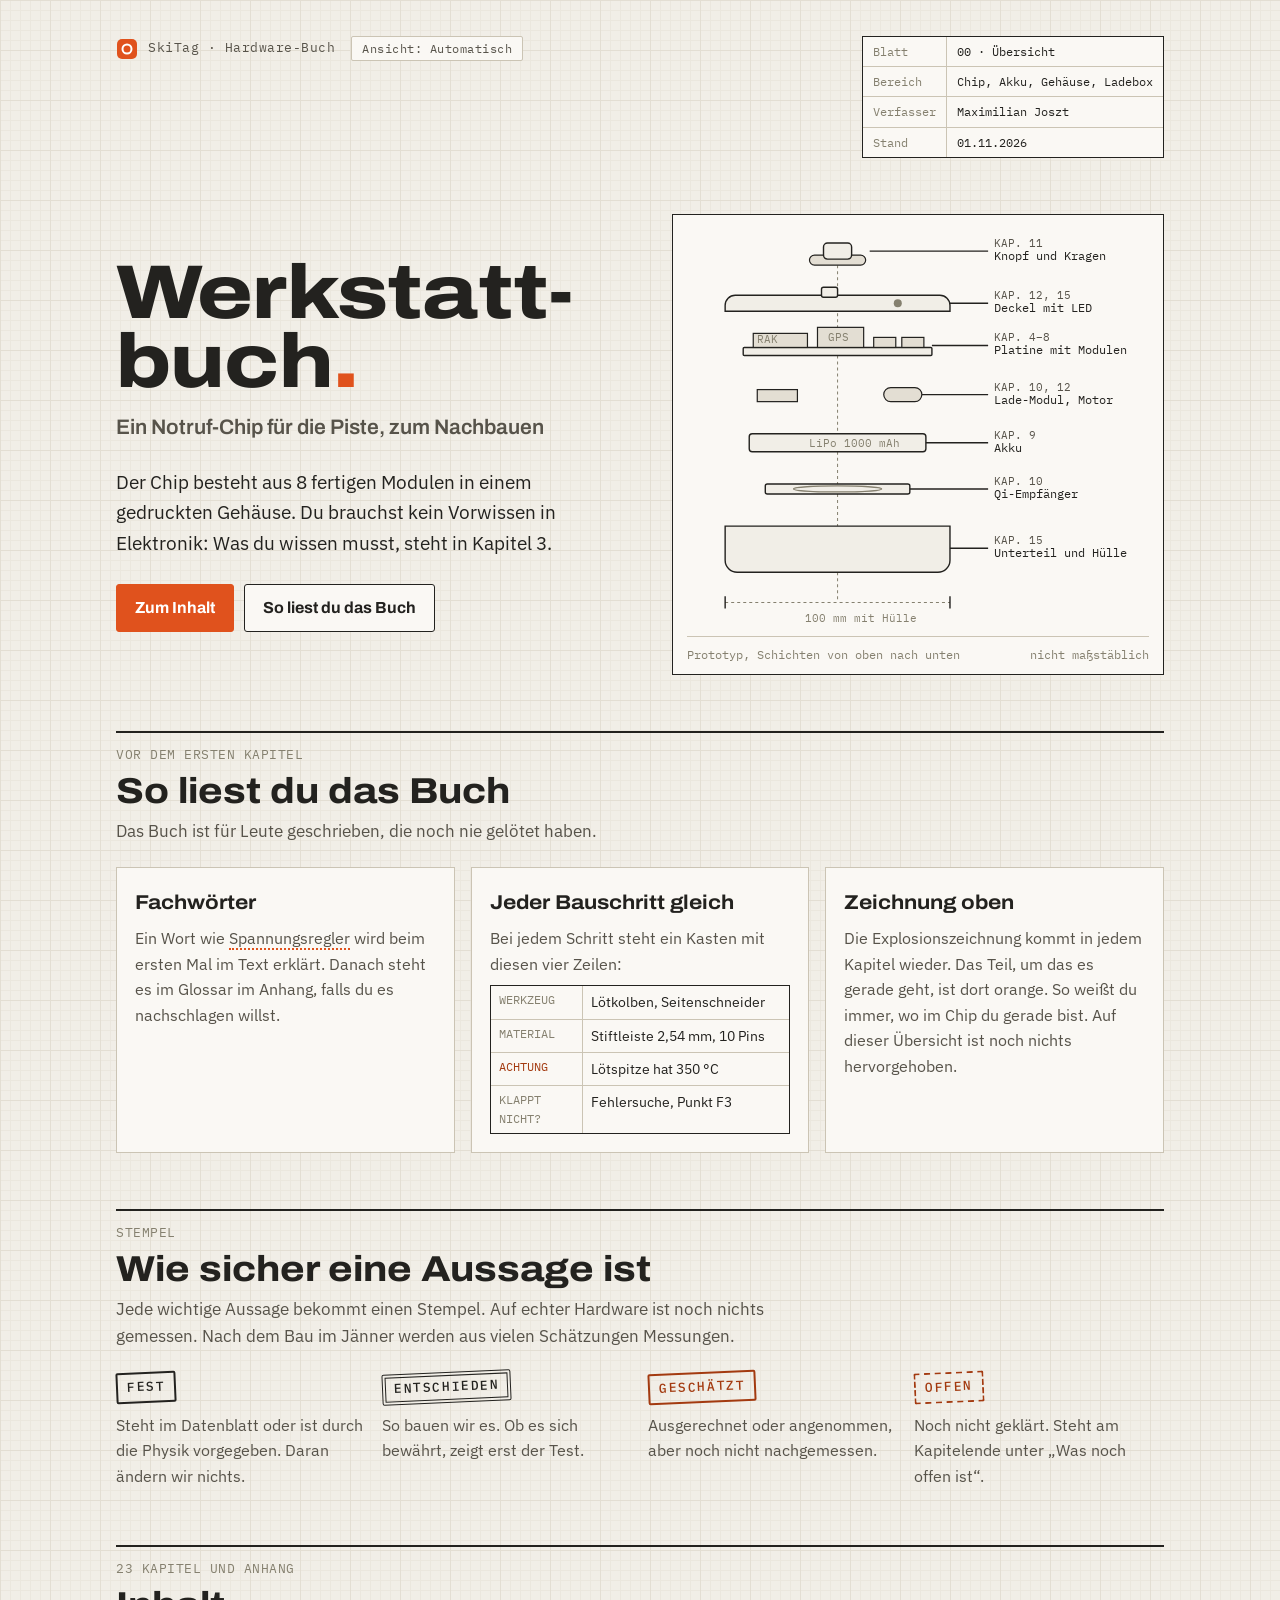
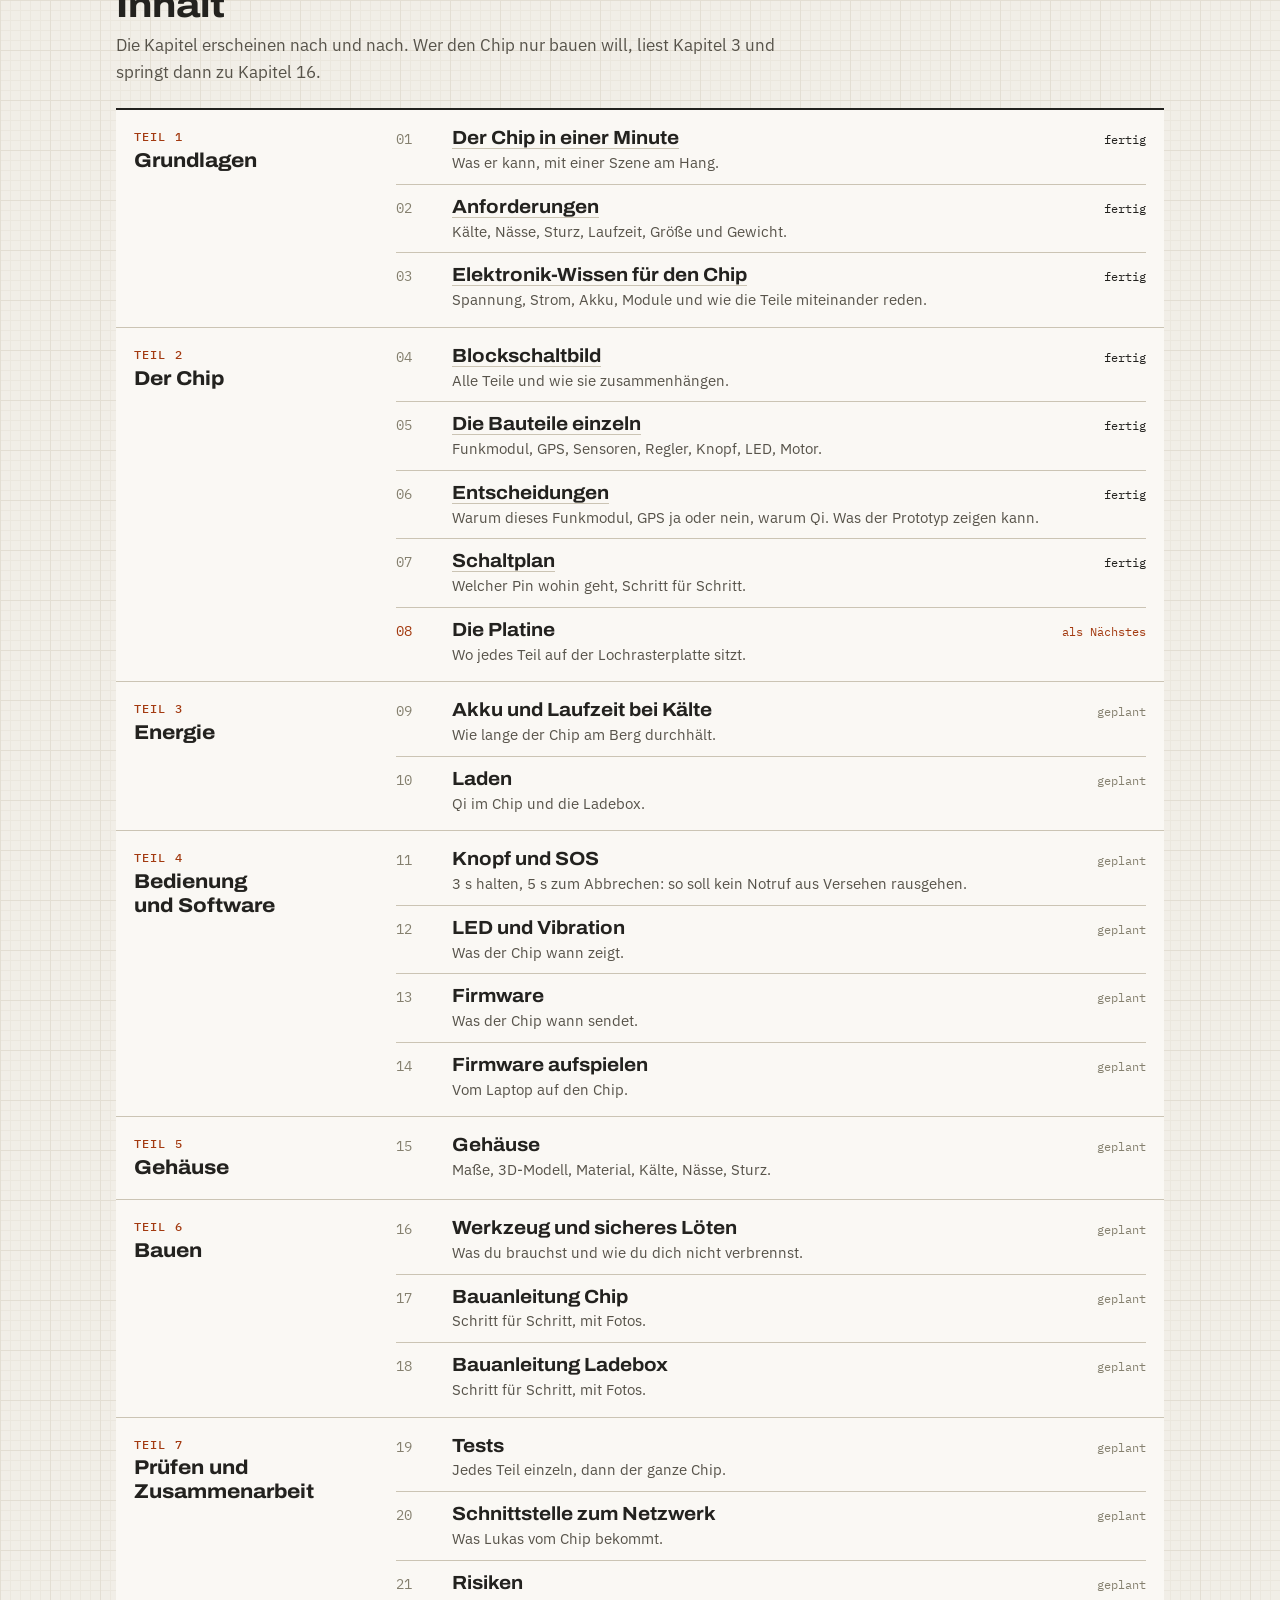
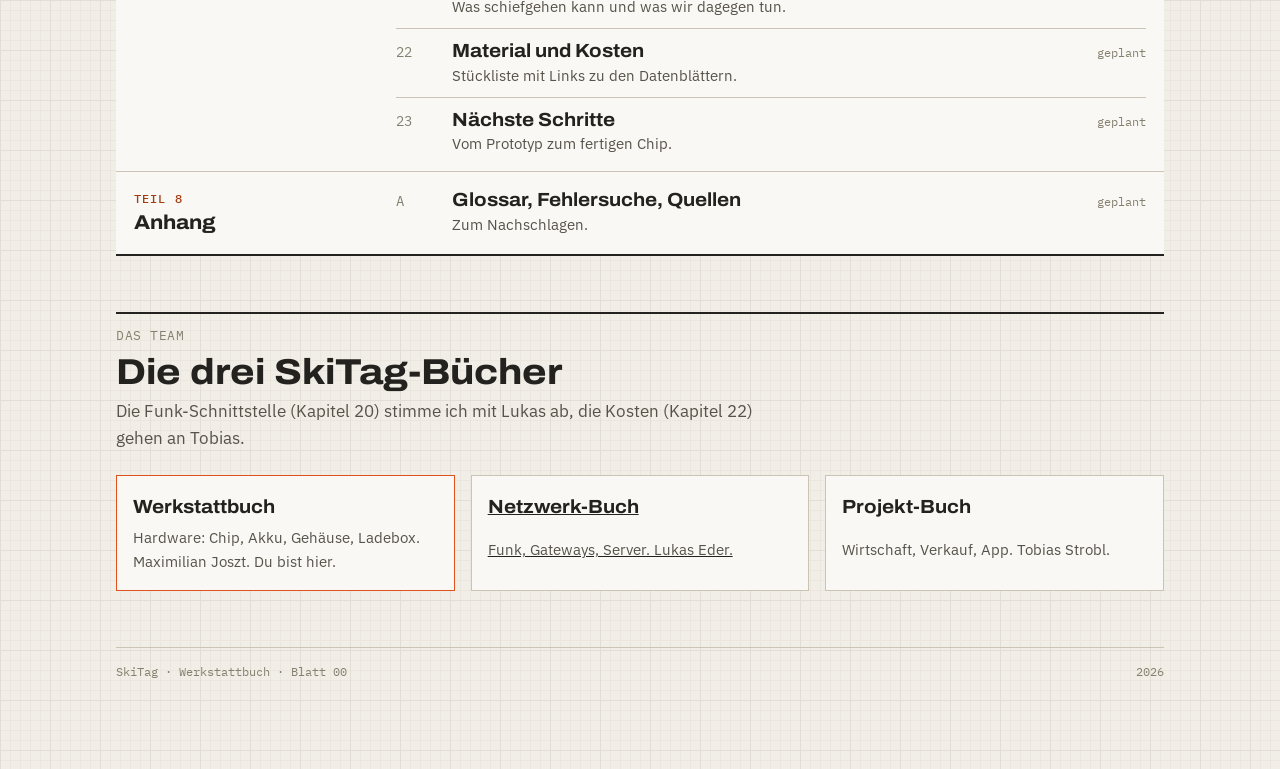
<file: docs/index.html>
<!doctype html>
<html lang="de">
<meta charset="utf-8">
<meta name="viewport" content="width=device-width, initial-scale=1, viewport-fit=cover">
<title>SkiTag Werkstattbuch</title>
<meta name="claude:viewport-fit-sides" content="cover">
<link rel="preconnect" href="https://fonts.googleapis.com">
<link rel="preconnect" href="https://fonts.gstatic.com" crossorigin>
<link rel="stylesheet" href="https://fonts.googleapis.com/css2?family=Archivo:wdth,wght@100..125,500..800&family=IBM+Plex+Mono:wght@400;500&family=IBM+Plex+Sans:wght@400;500;600&display=swap">
<script src="thema.js"></script>
<style>
/* Werkbank: Millimeterpapier, technische Zeichnung mit Schriftfeld, Signal-Orange wie Gehäuse und SOS-Knopf */
:root {
  --papier: #f1eee7;
  --raster: #e3ded3;
  --raster-fein: #ebe7de;
  --karte: #faf8f4;
  --tinte: #23221f;
  --tinte-2: #57534a;
  --tinte-3: #85806f;
  --linie: #cbc4b4;
  --signal: #e0521d;
  --signal-tinte: #a33a10;
  --signal-flaeche: #fbe4d8;
  --display: "Archivo", "Arial Narrow", Arial, sans-serif;
  --text: "IBM Plex Sans", "Segoe UI", Arial, sans-serif;
  --mono: "IBM Plex Mono", Consolas, "Courier New", monospace;
}
@media (prefers-color-scheme: dark) {
  :root:not([data-theme="light"]) {
    --papier: #1a1b19; --raster: #262824; --raster-fein: #20221f; --karte: #222420;
    --tinte: #edebe4; --tinte-2: #b3afa3; --tinte-3: #888476; --linie: #3c3e38;
    --signal: #f0672f; --signal-tinte: #ff9364; --signal-flaeche: #3a241a;
    color-scheme: dark;
  }
}
:root[data-theme="dark"] {
  --papier: #1a1b19; --raster: #262824; --raster-fein: #20221f; --karte: #222420;
  --tinte: #edebe4; --tinte-2: #b3afa3; --tinte-3: #888476; --linie: #3c3e38;
  --signal: #f0672f; --signal-tinte: #ff9364; --signal-flaeche: #3a241a;
  color-scheme: dark;
}
* { box-sizing: border-box; }
body {
  background-color: var(--papier);
  background-image:
    linear-gradient(var(--raster) 1px, transparent 1px),
    linear-gradient(90deg, var(--raster) 1px, transparent 1px),
    linear-gradient(var(--raster-fein) 1px, transparent 1px),
    linear-gradient(90deg, var(--raster-fein) 1px, transparent 1px);
  background-size: 50px 50px, 50px 50px, 10px 10px, 10px 10px;
  color: var(--tinte);
  font-family: var(--text);
  font-size: 17px;
  line-height: 1.6;
}
.blatt {
  max-width: 1080px;
  margin: 0 auto;
  padding-block: 28px 80px;
  padding-left: max(16px, env(safe-area-inset-left, 0px));
  padding-right: max(16px, env(safe-area-inset-right, 0px));
  display: grid;
  grid-template-columns: minmax(0, 1fr);
  gap: 56px;
}
a { color: inherit; }
a:focus-visible, button:focus-visible { outline: 2px solid var(--signal); outline-offset: 3px; }
h1, h2, h3 { font-family: var(--display); text-wrap: balance; margin: 0; font-variation-settings: "wdth" 112; }
p { margin: 0; }
.mono { font-family: var(--mono); font-size: 13px; letter-spacing: .04em; }

/* Kopf mit Schriftfeld */
.kopf { display: grid; grid-template-columns: minmax(0, 1fr) auto; gap: 24px; align-items: start; }
.marke { display: flex; align-items: center; gap: 10px; color: var(--tinte-2); }
.marke svg { flex: none; }
.schriftfeld {
  border: 1.5px solid var(--tinte);
  background: var(--karte);
  display: grid;
  grid-template-columns: auto auto;
  font-family: var(--mono);
  font-size: 12px;
  min-width: 0;
}
.schriftfeld div { padding: 5px 10px; border-bottom: 1px solid var(--linie); }
.schriftfeld div:nth-child(odd) { color: var(--tinte-3); border-right: 1px solid var(--linie); }
.schriftfeld div:nth-last-child(-n+2) { border-bottom: 0; }

/* Titel */
.titel { display: grid; grid-template-columns: minmax(0, 1.05fr) minmax(0, 1fr); gap: 40px; align-items: center; }
.titel h1 {
  font-size: clamp(44px, 6.2vw, 76px);
  line-height: .92;
  font-weight: 800;
  letter-spacing: -.01em;
  font-variation-settings: "wdth" 118;
}
.titel h1 span { color: var(--signal); }
.titel .unter { font-family: var(--display); font-size: 21px; font-weight: 600; margin-top: 14px; color: var(--tinte-2); }
.titel .einstieg { margin-top: 22px; font-size: 19px; line-height: 1.6; max-width: 34em; }
.knoepfe { display: flex; flex-wrap: wrap; gap: 10px; margin-top: 26px; }
.knopf {
  font-family: var(--display); font-weight: 700; font-size: 16px;
  padding: 10px 18px; border: 1.5px solid var(--tinte); border-radius: 3px;
  text-decoration: none; background: var(--karte);
}
.knopf.voll { background: var(--signal); border-color: var(--signal); color: #fff; }
.knopf:hover { background: var(--signal-flaeche); }
.knopf.voll:hover { background: var(--signal-tinte); border-color: var(--signal-tinte); }

/* Explosionszeichnung */
.zeichnung { margin: 0; background: var(--karte); border: 1.5px solid var(--tinte); padding: 14px 14px 10px; min-width: 0; }
.zeichnung svg { display: block; width: 100%; height: auto; }
.zeichnung figcaption { font-family: var(--mono); font-size: 12px; color: var(--tinte-3); border-top: 1px solid var(--linie); padding-top: 8px; margin-top: 6px; display: flex; justify-content: space-between; gap: 12px; flex-wrap: wrap; }
.z-linie { stroke: var(--tinte); fill: none; stroke-width: 1.4; }
.z-hilfe { stroke: var(--tinte-3); fill: none; stroke-width: 1; stroke-dasharray: 3 3; }
.z-flaeche { fill: var(--papier); stroke: var(--tinte); stroke-width: 1.4; }
.z-modul { fill: var(--raster); stroke: var(--tinte); stroke-width: 1.2; }
.z-signal { fill: var(--signal); stroke: var(--tinte); stroke-width: 1.4; }
.z-weich { fill: var(--signal-flaeche); stroke: var(--signal-tinte); stroke-width: 1.2; }
.z-text { font-family: var(--mono); font-size: 11.5px; fill: var(--tinte); }
.z-klein { font-family: var(--mono); font-size: 10.5px; fill: var(--tinte-3); }
.z-nr { font-family: var(--mono); font-size: 10.5px; fill: var(--tinte-2); }

/* Abschnitte */
.abschnitt { display: grid; gap: 22px; }
.abschnitt > header { display: grid; gap: 6px; border-top: 2px solid var(--tinte); padding-top: 12px; }
.abschnitt h2 { font-size: clamp(28px, 4vw, 36px); line-height: 1.1; font-weight: 750; }
.abschnitt > header p { color: var(--tinte-2); max-width: 40em; }

/* Lesehilfen */
.hilfen { display: grid; grid-template-columns: repeat(auto-fit, minmax(240px, 1fr)); gap: 16px; }
.hilfe { background: var(--karte); border: 1px solid var(--linie); padding: 18px; display: grid; gap: 8px; align-content: start; min-width: 0; }
.hilfe h3 { font-size: 20px; font-weight: 700; }
.hilfe p { color: var(--tinte-2); font-size: 16px; }
.wort { border-bottom: 2px dotted var(--signal); }
.schrittkasten { border: 1.5px solid var(--tinte); font-size: 14px; display: grid; }
.schrittkasten div { display: grid; grid-template-columns: 92px minmax(0, 1fr); border-bottom: 1px solid var(--linie); }
.schrittkasten div:last-child { border-bottom: 0; }
.schrittkasten span { padding: 5px 8px; }
.schrittkasten span:first-child { font-family: var(--mono); font-size: 11.5px; color: var(--tinte-3); border-right: 1px solid var(--linie); }
.schrittkasten .achtung span:first-child { color: var(--signal-tinte); }

/* Stempel */
.stempel-reihe { display: grid; grid-template-columns: repeat(auto-fit, minmax(220px, 1fr)); gap: 16px; }
.stempel-feld { display: grid; gap: 10px; align-content: start; }
.stempel {
  justify-self: start;
  font-family: var(--mono); font-weight: 500; font-size: 13px; letter-spacing: .12em; text-transform: uppercase;
  padding: 3px 9px; border: 2px solid currentColor; border-radius: 2px;
  transform: rotate(-2.5deg);
}
.s-fest { color: var(--tinte); }
.s-entschieden { color: var(--tinte); border-style: double; border-width: 4px; padding: 1px 8px; }
.s-geschaetzt { color: var(--signal-tinte); }
.s-offen { color: var(--signal-tinte); border-style: dashed; }
.stempel-feld p { color: var(--tinte-2); font-size: 16px; }

/* Inhalt */
.inhalt { display: grid; counter-reset: teil; border-top: 2px solid var(--tinte); background: var(--karte); border-bottom: 2px solid var(--tinte); }
.gruppe { display: grid; grid-template-columns: 230px minmax(0, 1fr); gap: 0 32px; padding: 6px 18px; border-bottom: 1px solid var(--linie); counter-increment: teil; min-width: 0; }
.gruppe:last-child { border-bottom: 0; }
.gruppe h3 { font-family: var(--display); font-size: 20px; font-weight: 750; line-height: 1.2; font-variation-settings: "wdth" 110; padding: 14px 0; align-self: start; grid-row: 1 / span 6; }
.gruppe h3::before { content: "TEIL " counter(teil); display: block; font-family: var(--mono); font-size: 11.5px; font-weight: 500; letter-spacing: .1em; color: var(--signal-tinte); margin-bottom: 4px; }
.gruppe > :not(h3) { grid-column: 2; }
.gruppe .kapitel:last-child { border-bottom: 0; }
.kapitel { display: grid; grid-template-columns: 44px minmax(0, 1fr) auto; gap: 12px; align-items: baseline; padding: 10px 0; border-bottom: 1px solid var(--linie); text-decoration: none; }
.kapitel .nr { font-family: var(--mono); font-size: 14px; color: var(--tinte-3); font-variant-numeric: tabular-nums; }
.kapitel strong { display: block; font-family: var(--display); font-size: 19px; font-weight: 700; line-height: 1.25; font-variation-settings: "wdth" 108; }
.kapitel small { display: block; color: var(--tinte-2); font-size: 15px; line-height: 1.45; margin-top: 2px; }
.kapitel .stand { font-family: var(--mono); font-size: 11.5px; color: var(--tinte-3); white-space: nowrap; }
.kapitel.naechstes .nr, .kapitel.naechstes .stand { color: var(--signal-tinte); }
.kapitel.naechstes { border-bottom-color: var(--signal); }
a.kapitel strong { text-decoration: underline; text-decoration-color: var(--linie); text-underline-offset: 4px; }
a.kapitel:hover strong { color: var(--signal-tinte); text-decoration-color: currentColor; }
.kapitel.fertig .stand { color: var(--tinte); }

/* Fuß */
.buecher { display: grid; grid-template-columns: repeat(auto-fit, minmax(220px, 1fr)); gap: 16px; }
.buch { border: 1px solid var(--linie); background: var(--karte); padding: 16px; display: grid; gap: 4px; min-width: 0; }
.buch.hier { border: 1.5px solid var(--signal); }
.buch strong { font-family: var(--display); font-size: 19px; font-variation-settings: "wdth" 108; }
.buch span { color: var(--tinte-2); font-size: 15px; }
.fuss { font-family: var(--mono); font-size: 12px; color: var(--tinte-3); display: flex; flex-wrap: wrap; justify-content: space-between; gap: 12px; border-top: 1px solid var(--linie); padding-top: 14px; }

/* Ansicht-Schalter */
.leiste { display: flex; align-items: center; flex-wrap: wrap; gap: 10px 16px; }
.thema { font-family: var(--mono); font-size: 12px; letter-spacing: .04em; color: var(--tinte-2); background: var(--karte); border: 1px solid var(--linie); border-radius: 2px; padding: 4px 10px; cursor: pointer; }
.thema:hover { border-color: var(--tinte); color: var(--tinte); }
.thema:focus-visible { outline: 2px solid var(--signal); outline-offset: 2px; }

@media (max-width: 820px) {
  /* Handy: Titel zuerst, Schriftfeld rutscht unter die Knöpfe, dann die Zeichnung */
  .kopf, .titel { display: contents; }
  .leiste { order: -4; }
  .titel > div { order: -3; margin-top: -24px; }
  .schriftfeld { order: -2; justify-self: start; margin-top: -24px; width: fit-content; max-width: 100%; grid-template-columns: auto minmax(0, 1fr); }
  .zeichnung { order: -1; margin-top: -24px; }
}
@media (max-width: 680px) {
  .gruppe { grid-template-columns: minmax(0, 1fr); padding: 4px 14px; }
  .gruppe > :not(h3) { grid-column: 1; }
  .gruppe h3 { padding: 14px 0 6px; border-bottom: 1px solid var(--linie); grid-row: auto; }
}
@media (max-width: 420px) {
  .kapitel { grid-template-columns: 34px minmax(0, 1fr); }
  .kapitel .stand { grid-column: 2; }
}
@media (prefers-reduced-motion: reduce) { * { transition: none !important; } }
</style>

<div class="blatt">

  <div class="kopf">
    <div class="leiste">
      <div class="marke mono">
      <svg width="22" height="22" viewBox="0 0 22 22" aria-hidden="true"><rect x="1" y="1" width="20" height="20" rx="5" fill="var(--signal)"/><circle cx="11" cy="11" r="4.5" fill="none" stroke="#fff" stroke-width="2"/></svg>
      SkiTag · Hardware-Buch
      </div>
      <button class="thema mono" type="button" hidden></button>
    </div>
    <div class="schriftfeld" aria-label="Angaben zu diesem Blatt">
      <div>Blatt</div><div>00 · Übersicht</div>
      <div>Bereich</div><div>Chip, Akku, Gehäuse, Ladebox</div>
      <div>Verfasser</div><div>Maximilian Joszt</div>
      <div>Stand</div><div>01.11.2026</div>
    </div>
  </div>

  <div class="titel">
    <div>
      <h1 id="buchtitel">Werkstatt&shy;buch<span>.</span></h1>
      <p class="unter">Ein Notruf-Chip für die Piste, zum Nachbauen</p>
      <p class="einstieg">Der Chip besteht aus 8 fertigen Modulen in einem gedruckten Gehäuse. Du brauchst kein Vorwissen in Elektronik: Was du wissen musst, steht in Kapitel&nbsp;3.</p>
      <div class="knoepfe">
        <a class="knopf voll" href="#inhalt">Zum Inhalt</a>
        <a class="knopf" href="#lesen">So liest du das Buch</a>
      </div>
    </div>

    <figure class="zeichnung">
      <svg viewBox="0 0 460 400" role="img" aria-labelledby="zt zd">
        <title id="zt">Explosionszeichnung des Prototyp-Chips</title>
        <desc id="zd">Die Schichten des Chips von oben nach unten: Knopf mit weichem Kragen, Deckel mit LED, Platine mit Funkmodul, GPS und Sensoren, Akku, Qi-Empfänger und Unterteil. Daneben die Kapitel, in denen jedes Teil erklärt wird.</desc>
        <line class="z-hilfe" x1="150" y1="18" x2="150" y2="372"/>

        <rect class="z-modul" x="122" y="26" width="56" height="10" rx="5"/>
        <rect class="z-flaeche" x="136" y="14" width="28" height="16" rx="4"/>
        <path class="z-linie" d="M182 22 H 300"/>
        <text class="z-nr" x="306" y="18">KAP. 11</text>
        <text class="z-text" x="306" y="31">Knopf und Kragen</text>

        <path class="z-flaeche" d="M48 66 H252 a10 10 0 0 1 10 10 V82 H38 V76 a10 10 0 0 1 10 -10 Z"/>
        <rect class="z-flaeche" x="134" y="58" width="16" height="10" rx="2"/>
        <circle cx="210" cy="74" r="4" fill="var(--tinte-3)"/>
        <path class="z-linie" d="M262 74 H 300"/>
        <text class="z-nr" x="306" y="70">KAP. 12, 15</text>
        <text class="z-text" x="306" y="83">Deckel mit LED</text>

        <rect class="z-flaeche" x="56" y="118" width="188" height="8" rx="1"/>
        <rect class="z-modul" x="66" y="104" width="54" height="14"/>
        <rect class="z-modul" x="130" y="98" width="46" height="20"/>
        <rect class="z-modul" x="186" y="108" width="22" height="10"/>
        <rect class="z-modul" x="214" y="108" width="22" height="10"/>
        <text class="z-klein" x="70" y="114">RAK</text>
        <text class="z-klein" x="140" y="112">GPS</text>
        <path class="z-linie" d="M244 116 H 300"/>
        <text class="z-nr" x="306" y="112">KAP. 4–8</text>
        <text class="z-text" x="306" y="125">Platine mit Modulen</text>

        <rect class="z-modul" x="70" y="160" width="40" height="12"/>
        <rect class="z-modul" x="196" y="158" width="38" height="14" rx="7"/>
        <path class="z-linie" d="M234 165 H 300"/>
        <text class="z-nr" x="306" y="161">KAP. 10, 12</text>
        <text class="z-text" x="306" y="174">Lade-Modul, Motor</text>

        <rect class="z-flaeche" x="62" y="204" width="176" height="18" rx="3"/>
        <text class="z-klein" x="122" y="217">LiPo 1000 mAh</text>
        <path class="z-linie" d="M238 213 H 300"/>
        <text class="z-nr" x="306" y="209">KAP. 9</text>
        <text class="z-text" x="306" y="222">Akku</text>

        <rect class="z-flaeche" x="78" y="254" width="144" height="10" rx="2"/>
        <ellipse cx="150" cy="259" rx="44" ry="3" fill="none" stroke="var(--tinte-3)" stroke-width="1.2"/>
        <path class="z-linie" d="M222 259 H 300"/>
        <text class="z-nr" x="306" y="255">KAP. 10</text>
        <text class="z-text" x="306" y="268">Qi-Empfänger</text>

        <path class="z-flaeche" d="M38 296 H262 V330 a12 12 0 0 1 -12 12 H50 a12 12 0 0 1 -12 -12 Z"/>
        <path class="z-linie" d="M262 318 H 300"/>
        <text class="z-nr" x="306" y="314">KAP. 15</text>
        <text class="z-text" x="306" y="327">Unterteil und Hülle</text>

        <path class="z-hilfe" d="M38 372 H262"/>
        <path class="z-linie" d="M38 366 V378 M262 366 V378"/>
        <text class="z-klein" x="118" y="392">100 mm mit Hülle</text>
      </svg>
      <figcaption><span>Prototyp, Schichten von oben nach unten</span><span>nicht maßstäblich</span></figcaption>
    </figure>
  </div>

  <section class="abschnitt" id="lesen" aria-labelledby="h-lesen">
    <header>
      <span class="mono" style="color:var(--tinte-3)">VOR DEM ERSTEN KAPITEL</span>
      <h2 id="h-lesen">So liest du das Buch</h2>
      <p>Das Buch ist für Leute geschrieben, die noch nie gelötet haben.</p>
    </header>
    <div class="hilfen">
      <div class="hilfe">
        <h3>Fachwörter</h3>
        <p>Ein Wort wie <span class="wort">Spannungsregler</span> wird beim ersten Mal im Text erklärt. Danach steht es im Glossar im Anhang, falls du es nachschlagen willst.</p>
      </div>
      <div class="hilfe">
        <h3>Jeder Bauschritt gleich</h3>
        <p>Bei jedem Schritt steht ein Kasten mit diesen vier Zeilen:</p>
        <div class="schrittkasten" aria-label="Beispiel für einen Schrittkasten">
          <div><span>WERKZEUG</span><span>Lötkolben, Seitenschneider</span></div>
          <div><span>MATERIAL</span><span>Stiftleiste 2,54 mm, 10 Pins</span></div>
          <div class="achtung"><span>ACHTUNG</span><span>Lötspitze hat 350 °C</span></div>
          <div><span>KLAPPT NICHT?</span><span>Fehlersuche, Punkt F3</span></div>
        </div>
      </div>
      <div class="hilfe">
        <h3>Zeichnung oben</h3>
        <p>Die Explosionszeichnung kommt in jedem Kapitel wieder. Das Teil, um das es gerade geht, ist dort orange. So weißt du immer, wo im Chip du gerade bist. Auf dieser Übersicht ist noch nichts hervorgehoben.</p>
      </div>
    </div>
  </section>

  <section class="abschnitt" aria-labelledby="h-stempel">
    <header>
      <span class="mono" style="color:var(--tinte-3)">STEMPEL</span>
      <h2 id="h-stempel">Wie sicher eine Aussage ist</h2>
      <p>Jede wichtige Aussage bekommt einen Stempel. Auf echter Hardware ist noch nichts gemessen. Nach dem Bau im Jänner werden aus vielen Schätzungen Messungen.</p>
    </header>
    <div class="stempel-reihe">
      <div class="stempel-feld"><span class="stempel s-fest">Fest</span><p>Steht im Datenblatt oder ist durch die Physik vorgegeben. Daran ändern wir nichts.</p></div>
      <div class="stempel-feld"><span class="stempel s-entschieden">Entschieden</span><p>So bauen wir es. Ob es sich bewährt, zeigt erst der Test.</p></div>
      <div class="stempel-feld"><span class="stempel s-geschaetzt">Geschätzt</span><p>Ausgerechnet oder angenommen, aber noch nicht nachgemessen.</p></div>
      <div class="stempel-feld"><span class="stempel s-offen">Offen</span><p>Noch nicht geklärt. Steht am Kapitelende unter „Was noch offen ist“.</p></div>
    </div>
  </section>

  <section class="abschnitt" id="inhalt" aria-labelledby="h-inhalt">
    <header>
      <span class="mono" style="color:var(--tinte-3)">23 KAPITEL UND ANHANG</span>
      <h2 id="h-inhalt">Inhalt</h2>
      <p>Die Kapitel erscheinen nach und nach. Wer den Chip nur bauen will, liest Kapitel 3 und springt dann zu Kapitel 16.</p>
    </header>
    <div class="inhalt">
      <div class="gruppe">
        <h3>Grundlagen</h3>
        <a class="kapitel fertig" href="kapitel-01.html"><span class="nr">01</span><span><strong>Der Chip in einer Minute</strong><small>Was er kann, mit einer Szene am Hang.</small></span><span class="stand">fertig</span></a>
        <a class="kapitel fertig" href="kapitel-02.html"><span class="nr">02</span><span><strong>Anforderungen</strong><small>Kälte, Nässe, Sturz, Laufzeit, Größe und Gewicht.</small></span><span class="stand">fertig</span></a>
        <a class="kapitel fertig" href="kapitel-03.html"><span class="nr">03</span><span><strong>Elektronik-Wissen für den Chip</strong><small>Spannung, Strom, Akku, Module und wie die Teile miteinander reden.</small></span><span class="stand">fertig</span></a>
      </div>
      <div class="gruppe">
        <h3>Der Chip</h3>
        <a class="kapitel fertig" href="kapitel-04.html"><span class="nr">04</span><span><strong>Blockschaltbild</strong><small>Alle Teile und wie sie zusammenhängen.</small></span><span class="stand">fertig</span></a>
        <a class="kapitel fertig" href="kapitel-05.html"><span class="nr">05</span><span><strong>Die Bauteile einzeln</strong><small>Funkmodul, GPS, Sensoren, Regler, Knopf, LED, Motor.</small></span><span class="stand">fertig</span></a>
        <a class="kapitel fertig" href="kapitel-06.html"><span class="nr">06</span><span><strong>Entscheidungen</strong><small>Warum dieses Funkmodul, GPS ja oder nein, warum Qi. Was der Prototyp zeigen kann.</small></span><span class="stand">fertig</span></a>
        <a class="kapitel fertig" href="kapitel-07.html"><span class="nr">07</span><span><strong>Schaltplan</strong><small>Welcher Pin wohin geht, Schritt für Schritt.</small></span><span class="stand">fertig</span></a>
        <div class="kapitel naechstes"><span class="nr">08</span><span><strong>Die Platine</strong><small>Wo jedes Teil auf der Lochrasterplatte sitzt.</small></span><span class="stand">als Nächstes</span></div>
      </div>
      <div class="gruppe">
        <h3>Energie</h3>
        <div class="kapitel"><span class="nr">09</span><span><strong>Akku und Laufzeit bei Kälte</strong><small>Wie lange der Chip am Berg durchhält.</small></span><span class="stand">geplant</span></div>
        <div class="kapitel"><span class="nr">10</span><span><strong>Laden</strong><small>Qi im Chip und die Ladebox.</small></span><span class="stand">geplant</span></div>
      </div>
      <div class="gruppe">
        <h3>Bedienung und Software</h3>
        <div class="kapitel"><span class="nr">11</span><span><strong>Knopf und SOS</strong><small>3 s halten, 5 s zum Abbrechen: so soll kein Notruf aus Versehen rausgehen.</small></span><span class="stand">geplant</span></div>
        <div class="kapitel"><span class="nr">12</span><span><strong>LED und Vibration</strong><small>Was der Chip wann zeigt.</small></span><span class="stand">geplant</span></div>
        <div class="kapitel"><span class="nr">13</span><span><strong>Firmware</strong><small>Was der Chip wann sendet.</small></span><span class="stand">geplant</span></div>
        <div class="kapitel"><span class="nr">14</span><span><strong>Firmware aufspielen</strong><small>Vom Laptop auf den Chip.</small></span><span class="stand">geplant</span></div>
      </div>
      <div class="gruppe">
        <h3>Gehäuse</h3>
        <div class="kapitel"><span class="nr">15</span><span><strong>Gehäuse</strong><small>Maße, 3D-Modell, Material, Kälte, Nässe, Sturz.</small></span><span class="stand">geplant</span></div>
      </div>
      <div class="gruppe">
        <h3>Bauen</h3>
        <div class="kapitel"><span class="nr">16</span><span><strong>Werkzeug und sicheres Löten</strong><small>Was du brauchst und wie du dich nicht verbrennst.</small></span><span class="stand">geplant</span></div>
        <div class="kapitel"><span class="nr">17</span><span><strong>Bauanleitung Chip</strong><small>Schritt für Schritt, mit Fotos.</small></span><span class="stand">geplant</span></div>
        <div class="kapitel"><span class="nr">18</span><span><strong>Bauanleitung Ladebox</strong><small>Schritt für Schritt, mit Fotos.</small></span><span class="stand">geplant</span></div>
      </div>
      <div class="gruppe">
        <h3>Prüfen und Zusammenarbeit</h3>
        <div class="kapitel"><span class="nr">19</span><span><strong>Tests</strong><small>Jedes Teil einzeln, dann der ganze Chip.</small></span><span class="stand">geplant</span></div>
        <div class="kapitel"><span class="nr">20</span><span><strong>Schnittstelle zum Netzwerk</strong><small>Was Lukas vom Chip bekommt.</small></span><span class="stand">geplant</span></div>
        <div class="kapitel"><span class="nr">21</span><span><strong>Risiken</strong><small>Was schiefgehen kann und was wir dagegen tun.</small></span><span class="stand">geplant</span></div>
        <div class="kapitel"><span class="nr">22</span><span><strong>Material und Kosten</strong><small>Stückliste mit Links zu den Datenblättern.</small></span><span class="stand">geplant</span></div>
        <div class="kapitel"><span class="nr">23</span><span><strong>Nächste Schritte</strong><small>Vom Prototyp zum fertigen Chip.</small></span><span class="stand">geplant</span></div>
      </div>
      <div class="gruppe">
        <h3>Anhang</h3>
        <div class="kapitel"><span class="nr">A</span><span><strong>Glossar, Fehlersuche, Quellen</strong><small>Zum Nachschlagen.</small></span><span class="stand">geplant</span></div>
      </div>
    </div>
  </section>

  <section class="abschnitt" aria-labelledby="h-buecher">
    <header>
      <span class="mono" style="color:var(--tinte-3)">DAS TEAM</span>
      <h2 id="h-buecher">Die drei SkiTag-Bücher</h2>
      <p>Die Funk-Schnittstelle (Kapitel 20) stimme ich mit Lukas ab, die Kosten (Kapitel 22) gehen an Tobias.</p>
    </header>
    <div class="buecher">
      <div class="buch hier"><strong>Werkstattbuch</strong><span>Hardware: Chip, Akku, Gehäuse, Ladebox. Maximilian Joszt. Du bist hier.</span></div>
      <a class="buch" href="https://lukcoderc.github.io/SKI-TAG/"><strong>Netzwerk-Buch</strong><span>Funk, Gateways, Server. Lukas Eder.</span></a>
      <div class="buch"><strong>Projekt-Buch</strong><span>Wirtschaft, Verkauf, App. Tobias Strobl.</span></div>
    </div>
  </section>

  <footer class="fuss">
    <span>SkiTag · Werkstattbuch · Blatt 00</span>
    <span>2026</span>
  </footer>
</div>
</file>
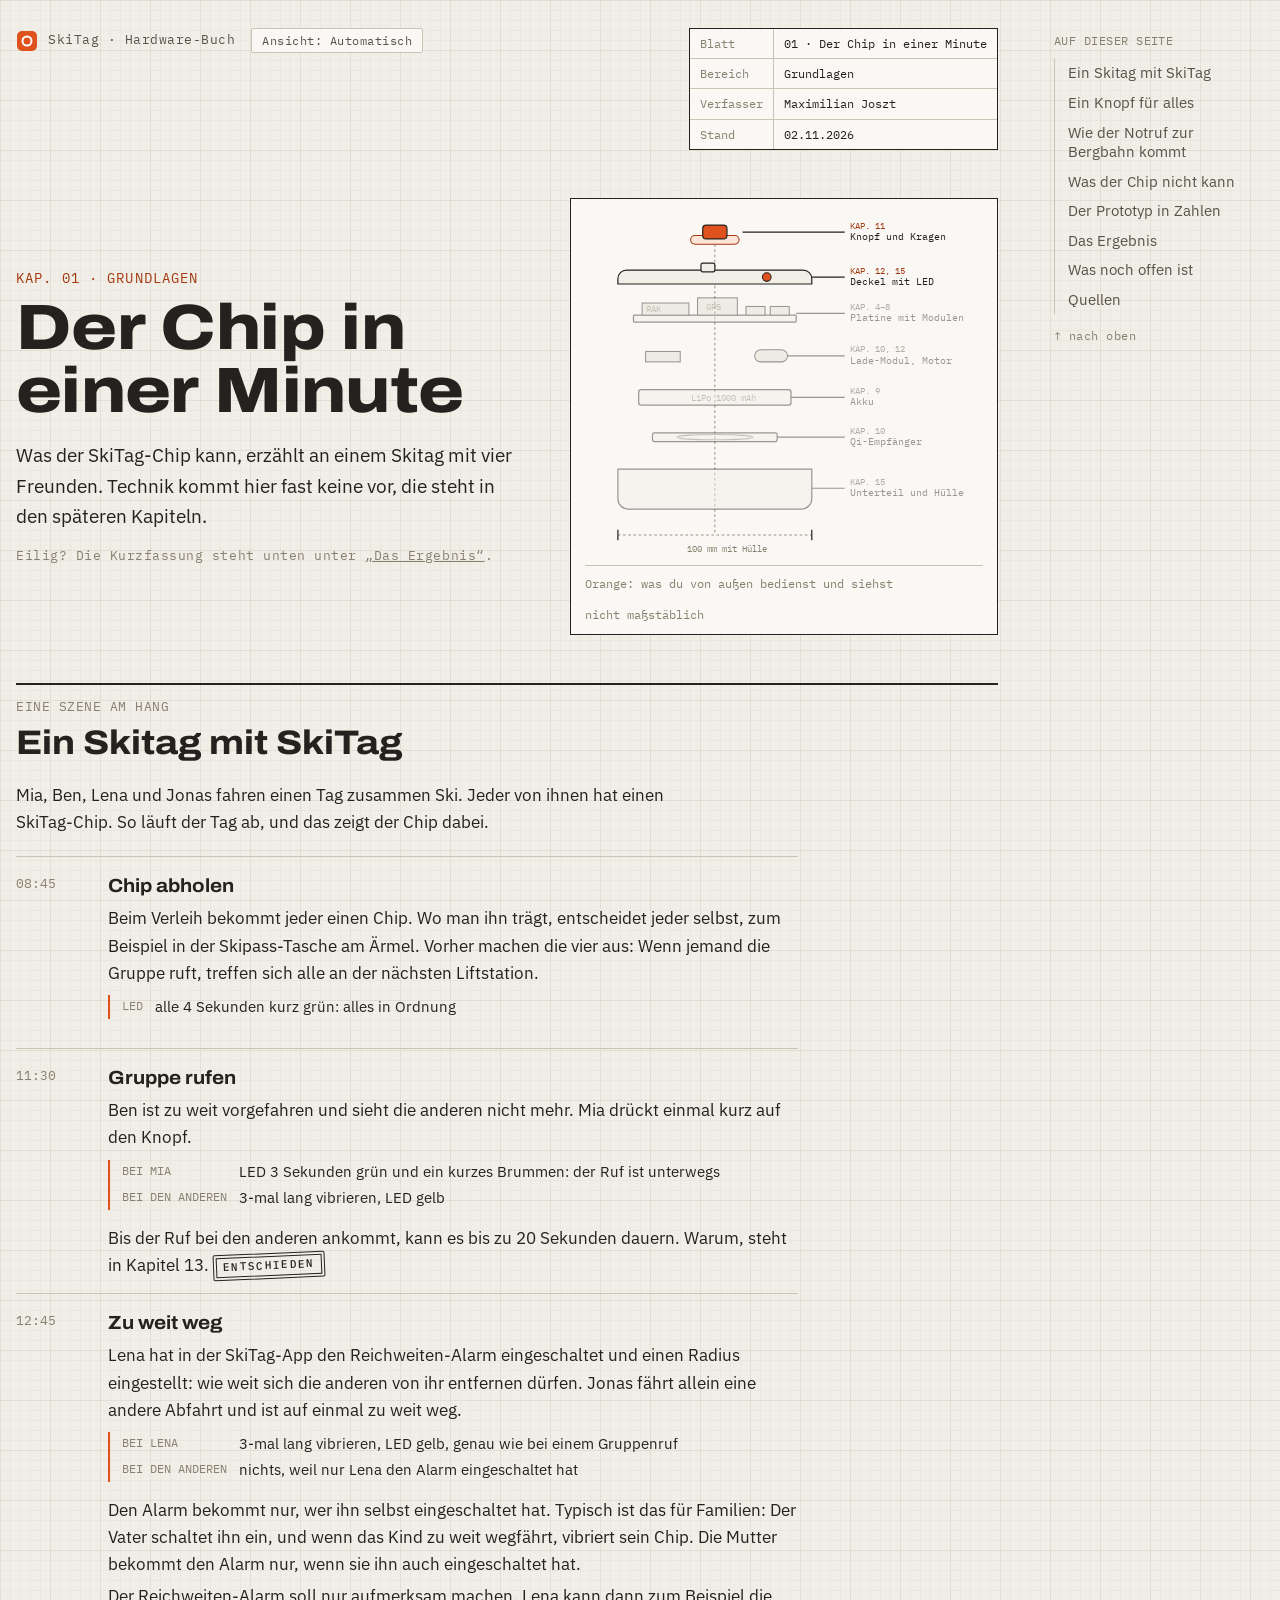
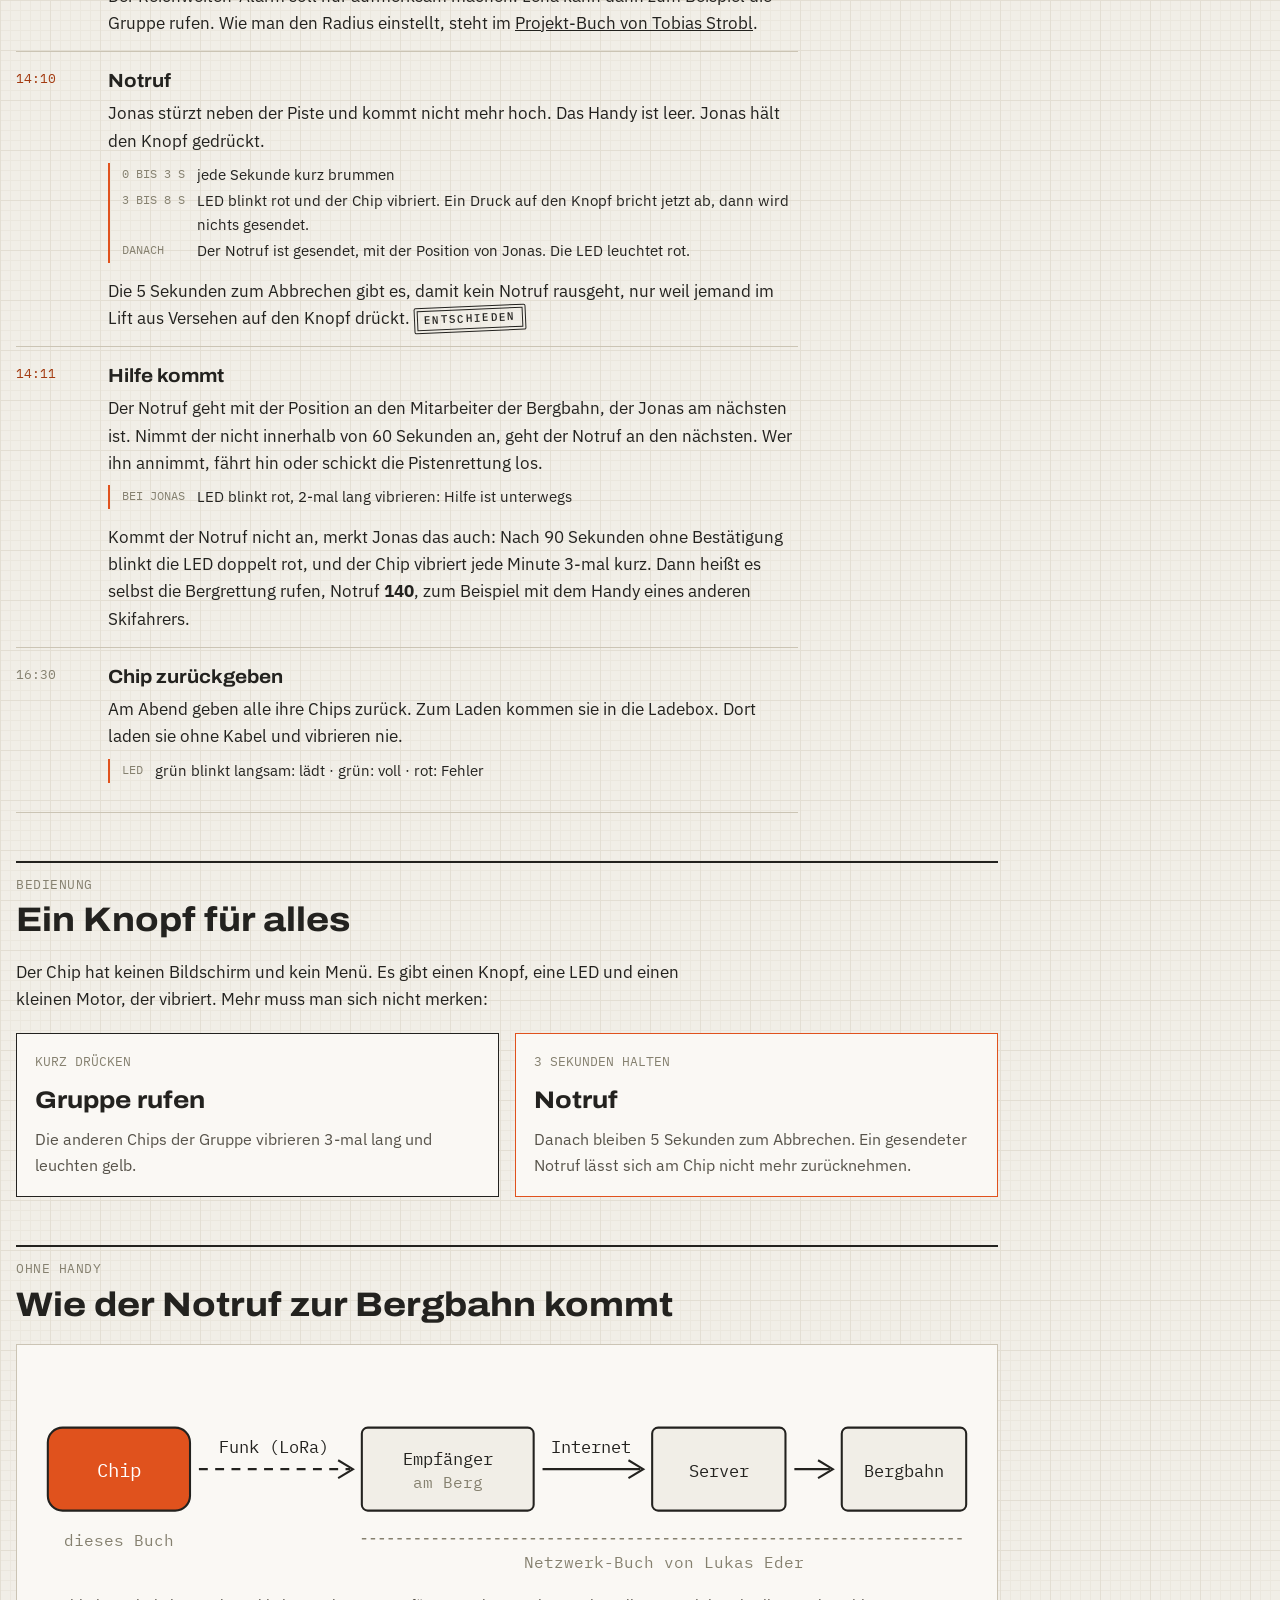
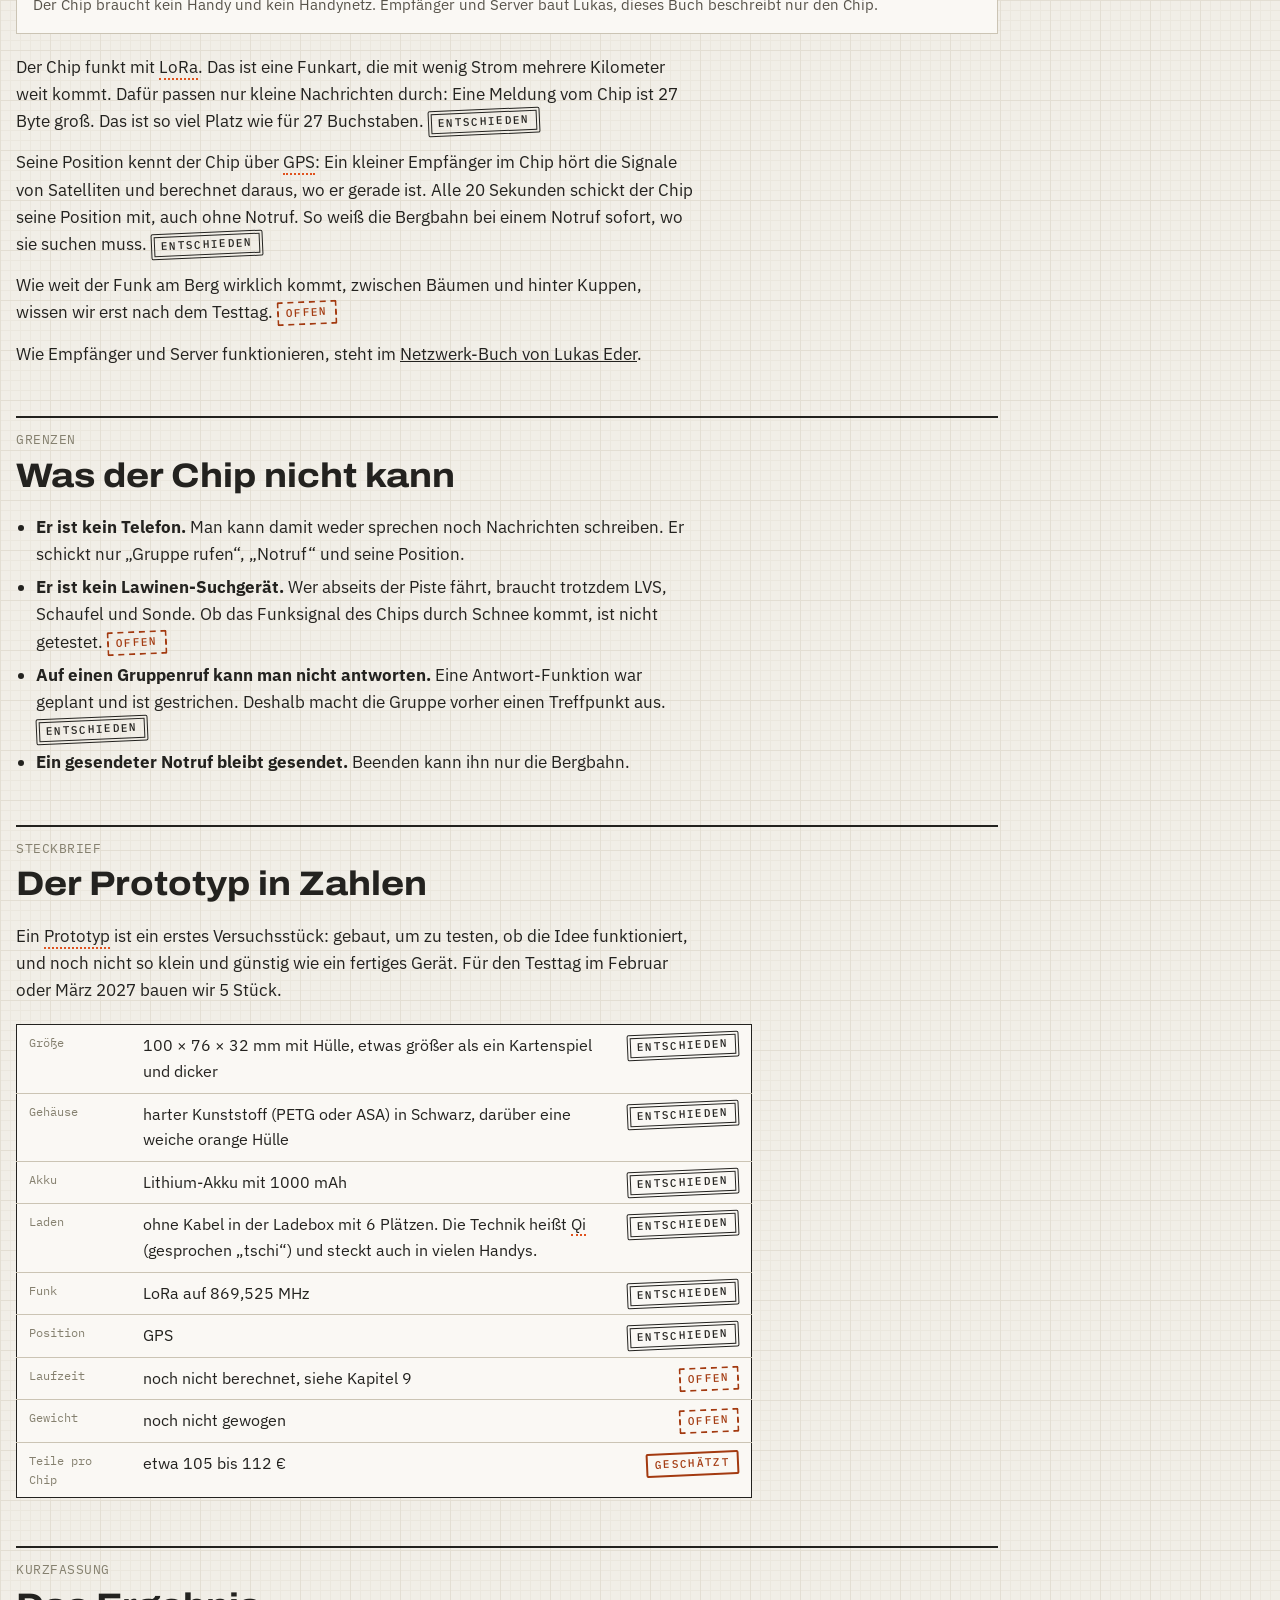
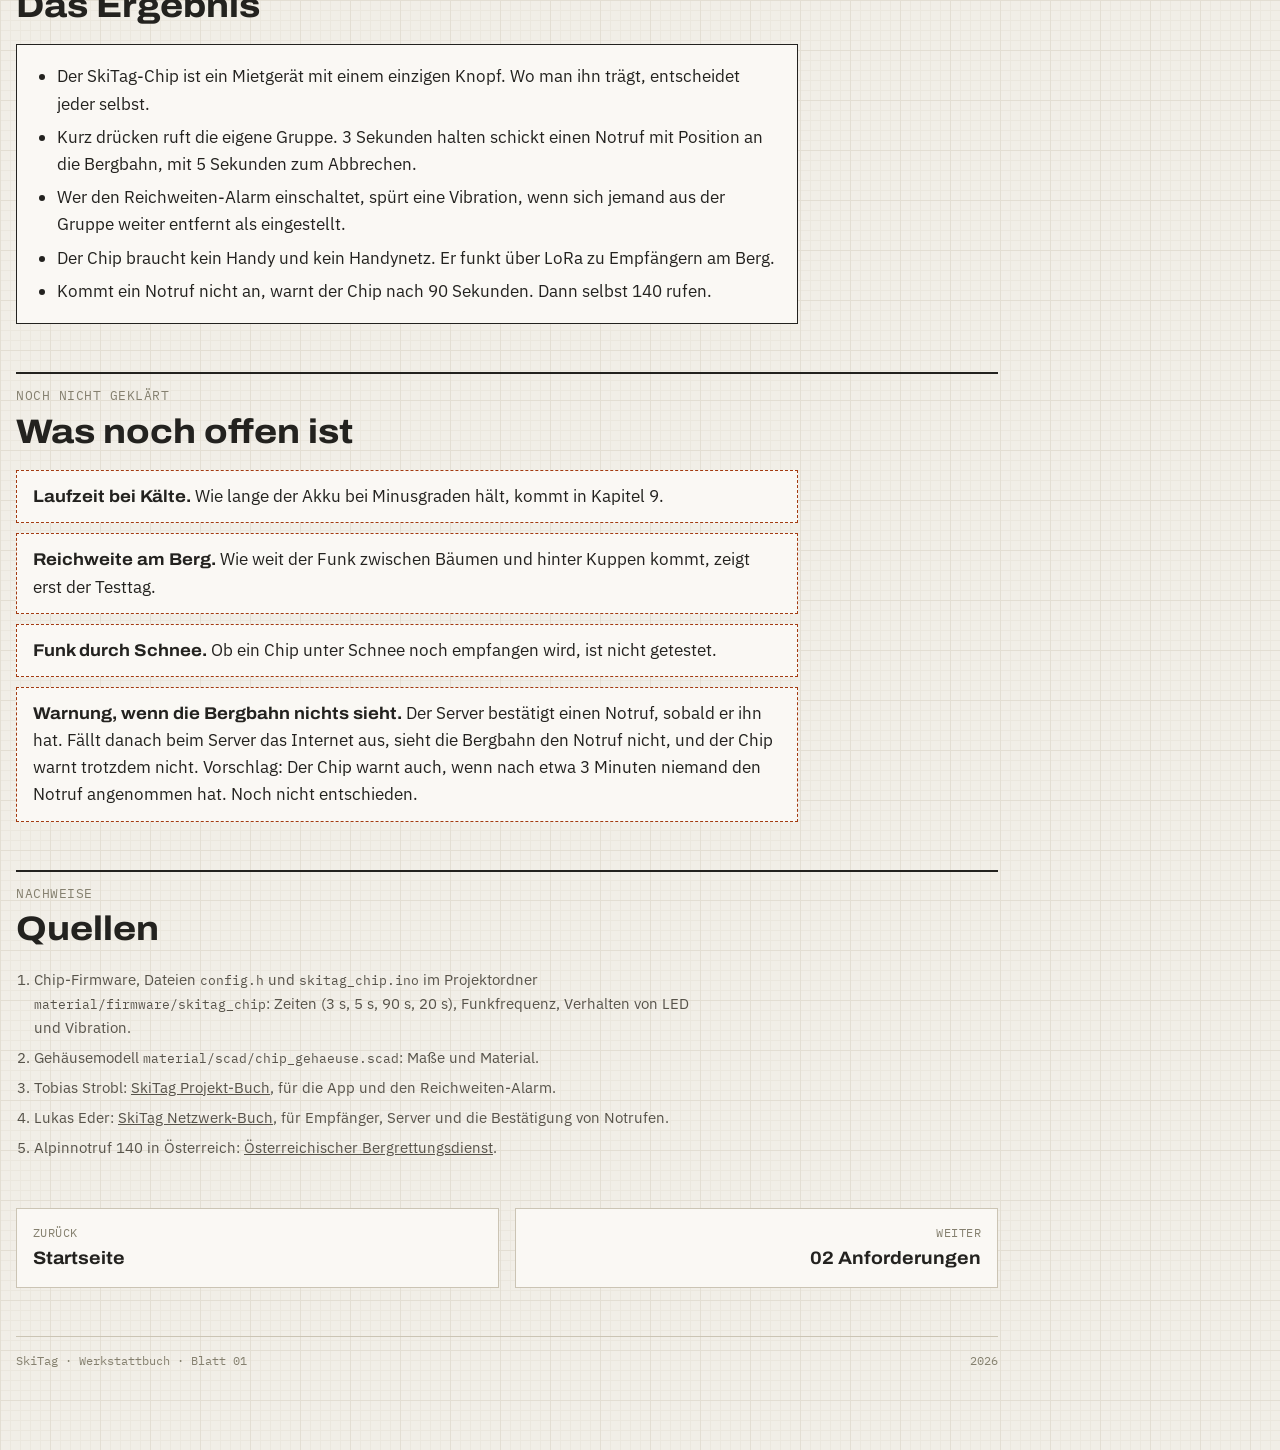
<file: docs/kapitel-01.html>
<!doctype html>
<html lang="de">
<meta charset="utf-8">
<meta name="viewport" content="width=device-width, initial-scale=1, viewport-fit=cover">
<title>Kapitel 1 · Der Chip in einer Minute · SkiTag Werkstattbuch</title>
<link rel="preconnect" href="https://fonts.googleapis.com">
<link rel="preconnect" href="https://fonts.gstatic.com" crossorigin>
<link rel="stylesheet" href="https://fonts.googleapis.com/css2?family=Archivo:wdth,wght@100..125,500..800&family=IBM+Plex+Mono:wght@400;500&family=IBM+Plex+Sans:wght@400;500;600&display=swap">
<link rel="stylesheet" href="werkbank.css">
<script src="thema.js"></script>
<script src="sprung.js" defer></script>

<div class="blatt">

  <div class="kopf">
    <div class="leiste">
      <a class="marke mono" href="index.html">
        <svg width="22" height="22" viewBox="0 0 22 22" aria-hidden="true"><rect x="1" y="1" width="20" height="20" rx="5" fill="var(--signal)"/><circle cx="11" cy="11" r="4.5" fill="none" stroke="#fff" stroke-width="2"/></svg>
        SkiTag · Hardware-Buch
      </a>
      <button class="thema mono" type="button" hidden></button>
    </div>
    <div class="schriftfeld" aria-label="Angaben zu diesem Blatt">
      <div>Blatt</div><div>01 · Der Chip in einer Minute</div>
      <div>Bereich</div><div>Grundlagen</div>
      <div>Verfasser</div><div>Maximilian Joszt</div>
      <div>Stand</div><div>02.11.2026</div>
    </div>
  </div>

  <div class="kap-titel">
    <div>
      <p class="kap-nr">KAP. 01 · GRUNDLAGEN</p>
      <h1>Der Chip in einer Minute</h1>
      <p class="einstieg">Was der SkiTag-Chip kann, erzählt an einem Skitag mit vier Freunden. Technik kommt hier fast keine vor, die steht in den späteren Kapiteln.</p>
      <p class="lesezeit mono">Eilig? Die Kurzfassung steht unten unter <a href="#ergebnis">„Das Ergebnis“</a>.</p>
    </div>

    <figure class="zeichnung">
      <svg viewBox="0 0 460 400" role="img" aria-labelledby="zt zd">
        <title id="zt">Explosionszeichnung des Chips, Knopf und LED hervorgehoben</title>
        <desc id="zd">Die Schichten des Chips von oben nach unten. Orange sind der Knopf mit Kragen und die LED im Deckel, also die Teile, die man von außen bedient und sieht.</desc>
        <line class="z-hilfe" x1="150" y1="18" x2="150" y2="372"/>

        <rect class="z-weich" x="122" y="26" width="56" height="10" rx="5"/>
        <rect class="z-signal" x="136" y="14" width="28" height="16" rx="4"/>
        <path class="z-linie" d="M182 22 H 300"/>
        <text class="z-nr aktiv" x="306" y="18">KAP. 11</text>
        <text class="z-text" x="306" y="31">Knopf und Kragen</text>

        <path class="z-flaeche" d="M48 66 H252 a10 10 0 0 1 10 10 V82 H38 V76 a10 10 0 0 1 10 -10 Z"/>
        <rect class="z-flaeche" x="134" y="58" width="16" height="10" rx="2"/>
        <circle cx="210" cy="74" r="5" fill="var(--signal)" stroke="var(--tinte)" stroke-width="1.2"/>
        <path class="z-linie" d="M262 74 H 300"/>
        <text class="z-nr aktiv" x="306" y="70">KAP. 12, 15</text>
        <text class="z-text" x="306" y="83">Deckel mit LED</text>

        <g class="z-blass">
          <rect class="z-flaeche" x="56" y="118" width="188" height="8" rx="1"/>
          <rect class="z-modul" x="66" y="104" width="54" height="14"/>
          <rect class="z-modul" x="130" y="98" width="46" height="20"/>
          <rect class="z-modul" x="186" y="108" width="22" height="10"/>
          <rect class="z-modul" x="214" y="108" width="22" height="10"/>
          <text class="z-klein" x="70" y="114">RAK</text>
          <text class="z-klein" x="140" y="112">GPS</text>
          <path class="z-linie" d="M244 116 H 300"/>
          <text class="z-nr" x="306" y="112">KAP. 4–8</text>
          <text class="z-text" x="306" y="125">Platine mit Modulen</text>

          <rect class="z-modul" x="70" y="160" width="40" height="12"/>
          <rect class="z-modul" x="196" y="158" width="38" height="14" rx="7"/>
          <path class="z-linie" d="M234 165 H 300"/>
          <text class="z-nr" x="306" y="161">KAP. 10, 12</text>
          <text class="z-text" x="306" y="174">Lade-Modul, Motor</text>

          <rect class="z-flaeche" x="62" y="204" width="176" height="18" rx="3"/>
          <text class="z-klein" x="122" y="217">LiPo 1000 mAh</text>
          <path class="z-linie" d="M238 213 H 300"/>
          <text class="z-nr" x="306" y="209">KAP. 9</text>
          <text class="z-text" x="306" y="222">Akku</text>

          <rect class="z-flaeche" x="78" y="254" width="144" height="10" rx="2"/>
          <ellipse cx="150" cy="259" rx="44" ry="3" fill="none" stroke="var(--tinte-3)" stroke-width="1.2"/>
          <path class="z-linie" d="M222 259 H 300"/>
          <text class="z-nr" x="306" y="255">KAP. 10</text>
          <text class="z-text" x="306" y="268">Qi-Empfänger</text>

          <path class="z-flaeche" d="M38 296 H262 V330 a12 12 0 0 1 -12 12 H50 a12 12 0 0 1 -12 -12 Z"/>
          <path class="z-linie" d="M262 318 H 300"/>
          <text class="z-nr" x="306" y="314">KAP. 15</text>
          <text class="z-text" x="306" y="327">Unterteil und Hülle</text>
        </g>

        <path class="z-hilfe" d="M38 372 H262"/>
        <path class="z-linie" d="M38 366 V378 M262 366 V378"/>
        <text class="z-klein" x="118" y="392">100 mm mit Hülle</text>
      </svg>
      <figcaption><span>Orange: was du von außen bedienst und siehst</span><span>nicht maßstäblich</span></figcaption>
    </figure>
  </div>

  <section class="abschnitt" aria-labelledby="h-szene">
    <header>
      <span class="mono">EINE SZENE AM HANG</span>
      <h2 id="h-szene">Ein Skitag mit SkiTag</h2>
    </header>
    <div class="text">
      <p>Mia, Ben, Lena und Jonas fahren einen Tag zusammen Ski. Jeder von ihnen hat einen SkiTag-Chip. So läuft der Tag ab, und das zeigt der Chip dabei.</p>
    </div>
    <ol class="szene">
      <li>
        <span class="zeit">08:45</span>
        <div>
          <h3>Chip abholen</h3>
          <p>Beim Verleih bekommt jeder einen Chip. Wo man ihn trägt, entscheidet jeder selbst, zum Beispiel in der Skipass-Tasche am Ärmel. Vorher machen die vier aus: Wenn jemand die Gruppe ruft, treffen sich alle an der nächsten Liftstation.</p>
          <dl class="chip-zeigt">
            <dt>LED</dt><dd>alle 4 Sekunden kurz grün: alles in Ordnung</dd>
          </dl>
        </div>
      </li>
      <li>
        <span class="zeit">11:30</span>
        <div>
          <h3>Gruppe rufen</h3>
          <p>Ben ist zu weit vorgefahren und sieht die anderen nicht mehr. Mia drückt einmal kurz auf den Knopf.</p>
          <dl class="chip-zeigt">
            <dt>BEI MIA</dt><dd>LED 3 Sekunden grün und ein kurzes Brummen: der Ruf ist unterwegs</dd>
            <dt>BEI DEN ANDEREN</dt><dd>3-mal lang vibrieren, LED gelb</dd>
          </dl>
          <p>Bis der Ruf bei den anderen ankommt, kann es bis zu 20 Sekunden dauern. Warum, steht in Kapitel&nbsp;13. <span class="stempel s-entschieden">Entschieden</span></p>
        </div>
      </li>
      <li>
        <span class="zeit">12:45</span>
        <div>
          <h3>Zu weit weg</h3>
          <p>Lena hat in der SkiTag-App den Reichweiten-Alarm eingeschaltet und einen Radius eingestellt: wie weit sich die anderen von ihr entfernen dürfen. Jonas fährt allein eine andere Abfahrt und ist auf einmal zu weit weg.</p>
          <dl class="chip-zeigt">
            <dt>BEI LENA</dt><dd>3-mal lang vibrieren, LED gelb, genau wie bei einem Gruppenruf</dd>
            <dt>BEI DEN ANDEREN</dt><dd>nichts, weil nur Lena den Alarm eingeschaltet hat</dd>
          </dl>
          <p>Den Alarm bekommt nur, wer ihn selbst eingeschaltet hat. Typisch ist das für Familien: Der Vater schaltet ihn ein, und wenn das Kind zu weit wegfährt, vibriert sein Chip. Die Mutter bekommt den Alarm nur, wenn sie ihn auch eingeschaltet hat.</p>
          <p>Der Reichweiten-Alarm soll nur aufmerksam machen. Lena kann dann zum Beispiel die Gruppe rufen. Wie man den Radius einstellt, steht im <a href="https://tobiass3.github.io/SKI-TAG/">Projekt-Buch von Tobias Strobl</a>.</p>
        </div>
      </li>
      <li class="notruf">
        <span class="zeit">14:10</span>
        <div>
          <h3>Notruf</h3>
          <p>Jonas stürzt neben der Piste und kommt nicht mehr hoch. Das Handy ist leer. Jonas hält den Knopf gedrückt.</p>
          <dl class="chip-zeigt">
            <dt>0 BIS 3 S</dt><dd>jede Sekunde kurz brummen</dd>
            <dt>3 BIS 8 S</dt><dd>LED blinkt rot und der Chip vibriert. Ein Druck auf den Knopf bricht jetzt ab, dann wird nichts gesendet.</dd>
            <dt>DANACH</dt><dd>Der Notruf ist gesendet, mit der Position von Jonas. Die LED leuchtet rot.</dd>
          </dl>
          <p>Die 5 Sekunden zum Abbrechen gibt es, damit kein Notruf rausgeht, nur weil jemand im Lift aus Versehen auf den Knopf drückt. <span class="stempel s-entschieden">Entschieden</span></p>
        </div>
      </li>
      <li class="notruf">
        <span class="zeit">14:11</span>
        <div>
          <h3>Hilfe kommt</h3>
          <p>Der Notruf geht mit der Position an den Mitarbeiter der Bergbahn, der Jonas am nächsten ist. Nimmt der nicht innerhalb von 60 Sekunden an, geht der Notruf an den nächsten. Wer ihn annimmt, fährt hin oder schickt die Pistenrettung los.</p>
          <dl class="chip-zeigt">
            <dt>BEI JONAS</dt><dd>LED blinkt rot, 2-mal lang vibrieren: Hilfe ist unterwegs</dd>
          </dl>
          <p>Kommt der Notruf nicht an, merkt Jonas das auch: Nach 90 Sekunden ohne Bestätigung blinkt die LED doppelt rot, und der Chip vibriert jede Minute 3-mal kurz. Dann heißt es selbst die Bergrettung rufen, Notruf <strong>140</strong>, zum Beispiel mit dem Handy eines anderen Skifahrers.</p>
        </div>
      </li>
      <li>
        <span class="zeit">16:30</span>
        <div>
          <h3>Chip zurückgeben</h3>
          <p>Am Abend geben alle ihre Chips zurück. Zum Laden kommen sie in die Ladebox. Dort laden sie ohne Kabel und vibrieren nie.</p>
          <dl class="chip-zeigt">
            <dt>LED</dt><dd>grün blinkt langsam: lädt · grün: voll · rot: Fehler</dd>
          </dl>
        </div>
      </li>
    </ol>
  </section>

  <section class="abschnitt" aria-labelledby="h-knopf">
    <header>
      <span class="mono">BEDIENUNG</span>
      <h2 id="h-knopf">Ein Knopf für alles</h2>
    </header>
    <div class="text">
      <p>Der Chip hat keinen Bildschirm und kein Menü. Es gibt einen Knopf, eine LED und einen kleinen Motor, der vibriert. Mehr muss man sich nicht merken:</p>
    </div>
    <div class="bedienung">
      <div class="bedien-karte">
        <span class="wie">KURZ DRÜCKEN</span>
        <h3>Gruppe rufen</h3>
        <p>Die anderen Chips der Gruppe vibrieren 3-mal lang und leuchten gelb.</p>
      </div>
      <div class="bedien-karte notruf">
        <span class="wie">3 SEKUNDEN HALTEN</span>
        <h3>Notruf</h3>
        <p>Danach bleiben 5 Sekunden zum Abbrechen. Ein gesendeter Notruf lässt sich am Chip nicht mehr zurücknehmen.</p>
      </div>
    </div>
  </section>

  <section class="abschnitt" aria-labelledby="h-weg">
    <header>
      <span class="mono">OHNE HANDY</span>
      <h2 id="h-weg">Wie der Notruf zur Bergbahn kommt</h2>
    </header>
    <figure class="weg">
      <svg viewBox="0 0 640 150" role="img" aria-labelledby="wt wd">
        <title id="wt">Weg eines Notrufs</title>
        <desc id="wd">Der Chip funkt per LoRa zu einem Empfänger am Berg. Der Empfänger schickt die Nachricht über das Internet zum Server. Der Server zeigt den Notruf der Bergbahn.</desc>
        <rect class="z-signal" x="10" y="45" width="96" height="56" rx="10"/>
        <text x="58" y="78" text-anchor="middle" style="font-family:var(--mono);font-size:13px;fill:#fff">Chip</text>
        <path class="z-linie" d="M112 73 H 214" stroke-dasharray="6 5"/>
        <path class="z-linie" d="M206 67 L216 73 L206 79"/>
        <text class="z-text" x="163" y="62" text-anchor="middle">Funk (LoRa)</text>
        <rect class="z-flaeche" x="222" y="45" width="116" height="56" rx="4"/>
        <text class="z-text" x="280" y="70" text-anchor="middle">Empfänger</text>
        <text class="z-klein" x="280" y="86" text-anchor="middle">am Berg</text>
        <path class="z-linie" d="M344 73 H 410"/>
        <path class="z-linie" d="M402 67 L412 73 L402 79"/>
        <text class="z-text" x="377" y="62" text-anchor="middle">Internet</text>
        <rect class="z-flaeche" x="418" y="45" width="90" height="56" rx="4"/>
        <text class="z-text" x="463" y="78" text-anchor="middle">Server</text>
        <path class="z-linie" d="M514 73 H 538"/>
        <path class="z-linie" d="M530 67 L540 73 L530 79"/>
        <rect class="z-flaeche" x="546" y="45" width="84" height="56" rx="4"/>
        <text class="z-text" x="588" y="78" text-anchor="middle">Bergbahn</text>
        <text class="z-klein" x="58" y="125" text-anchor="middle">dieses Buch</text>
        <path class="z-hilfe" d="M222 120 H 630"/>
        <text class="z-klein" x="426" y="140" text-anchor="middle">Netzwerk-Buch von Lukas Eder</text>
      </svg>
      <figcaption>Der Chip braucht kein Handy und kein Handynetz. Empfänger und Server baut Lukas, dieses Buch beschreibt nur den Chip.</figcaption>
    </figure>
    <div class="text">
      <p>Der Chip funkt mit <span class="wort">LoRa</span>. Das ist eine Funkart, die mit wenig Strom mehrere Kilometer weit kommt. Dafür passen nur kleine Nachrichten durch: Eine Meldung vom Chip ist 27 Byte groß. Das ist so viel Platz wie für 27 Buchstaben. <span class="stempel s-entschieden">Entschieden</span></p>
      <p>Seine Position kennt der Chip über <span class="wort">GPS</span>: Ein kleiner Empfänger im Chip hört die Signale von Satelliten und berechnet daraus, wo er gerade ist. Alle 20 Sekunden schickt der Chip seine Position mit, auch ohne Notruf. So weiß die Bergbahn bei einem Notruf sofort, wo sie suchen muss. <span class="stempel s-entschieden">Entschieden</span></p>
      <p>Wie weit der Funk am Berg wirklich kommt, zwischen Bäumen und hinter Kuppen, wissen wir erst nach dem Testtag. <span class="stempel s-offen">Offen</span></p>
      <p>Wie Empfänger und Server funktionieren, steht im <a href="https://lukcoderc.github.io/SKI-TAG/">Netzwerk-Buch von Lukas Eder</a>.</p>
    </div>
  </section>

  <section class="abschnitt" aria-labelledby="h-nicht">
    <header>
      <span class="mono">GRENZEN</span>
      <h2 id="h-nicht">Was der Chip nicht kann</h2>
    </header>
    <div class="text">
      <ul>
        <li><strong>Er ist kein Telefon.</strong> Man kann damit weder sprechen noch Nachrichten schreiben. Er schickt nur „Gruppe rufen“, „Notruf“ und seine Position.</li>
        <li><strong>Er ist kein Lawinen-Suchgerät.</strong> Wer abseits der Piste fährt, braucht trotzdem LVS, Schaufel und Sonde. Ob das Funksignal des Chips durch Schnee kommt, ist nicht getestet. <span class="stempel s-offen">Offen</span></li>
        <li><strong>Auf einen Gruppenruf kann man nicht antworten.</strong> Eine Antwort-Funktion war geplant und ist gestrichen. Deshalb macht die Gruppe vorher einen Treffpunkt aus. <span class="stempel s-entschieden">Entschieden</span></li>
        <li><strong>Ein gesendeter Notruf bleibt gesendet.</strong> Beenden kann ihn nur die Bergbahn.</li>
      </ul>
    </div>
  </section>

  <section class="abschnitt" aria-labelledby="h-steckbrief">
    <header>
      <span class="mono">STECKBRIEF</span>
      <h2 id="h-steckbrief">Der Prototyp in Zahlen</h2>
    </header>
    <div class="text">
      <p>Ein <span class="wort">Prototyp</span> ist ein erstes Versuchsstück: gebaut, um zu testen, ob die Idee funktioniert, und noch nicht so klein und günstig wie ein fertiges Gerät. Für den Testtag im Februar oder März 2027 bauen wir 5 Stück.</p>
    </div>
    <table class="steckbrief">
      <tr><th>Größe</th><td>100 × 76 × 32 mm mit Hülle, etwas größer als ein Kartenspiel und dicker</td><td><span class="stempel s-entschieden">Entschieden</span></td></tr>
      <tr><th>Gehäuse</th><td>harter Kunststoff (PETG oder ASA) in Schwarz, darüber eine weiche orange Hülle</td><td><span class="stempel s-entschieden">Entschieden</span></td></tr>
      <tr><th>Akku</th><td>Lithium-Akku mit 1000 mAh</td><td><span class="stempel s-entschieden">Entschieden</span></td></tr>
      <tr><th>Laden</th><td>ohne Kabel in der Ladebox mit 6 Plätzen. Die Technik heißt <span class="wort">Qi</span> (gesprochen „tschi“) und steckt auch in vielen Handys.</td><td><span class="stempel s-entschieden">Entschieden</span></td></tr>
      <tr><th>Funk</th><td>LoRa auf 869,525 MHz</td><td><span class="stempel s-entschieden">Entschieden</span></td></tr>
      <tr><th>Position</th><td>GPS</td><td><span class="stempel s-entschieden">Entschieden</span></td></tr>
      <tr><th>Laufzeit</th><td>noch nicht berechnet, siehe Kapitel 9</td><td><span class="stempel s-offen">Offen</span></td></tr>
      <tr><th>Gewicht</th><td>noch nicht gewogen</td><td><span class="stempel s-offen">Offen</span></td></tr>
      <tr><th>Teile pro Chip</th><td>etwa 105 bis 112 €</td><td><span class="stempel s-geschaetzt">Geschätzt</span></td></tr>
    </table>
  </section>

  <section class="abschnitt" id="ergebnis" aria-labelledby="h-ergebnis">
    <header>
      <span class="mono">KURZFASSUNG</span>
      <h2 id="h-ergebnis">Das Ergebnis</h2>
    </header>
    <div class="ergebnis">
      <ul>
        <li>Der SkiTag-Chip ist ein Mietgerät mit einem einzigen Knopf. Wo man ihn trägt, entscheidet jeder selbst.</li>
        <li>Kurz drücken ruft die eigene Gruppe. 3 Sekunden halten schickt einen Notruf mit Position an die Bergbahn, mit 5 Sekunden zum Abbrechen.</li>
        <li>Wer den Reichweiten-Alarm einschaltet, spürt eine Vibration, wenn sich jemand aus der Gruppe weiter entfernt als eingestellt.</li>
        <li>Der Chip braucht kein Handy und kein Handynetz. Er funkt über LoRa zu Empfängern am Berg.</li>
        <li>Kommt ein Notruf nicht an, warnt der Chip nach 90 Sekunden. Dann selbst 140 rufen.</li>
      </ul>
    </div>
  </section>

  <section class="abschnitt" aria-labelledby="h-offen">
    <header>
      <span class="mono">NOCH NICHT GEKLÄRT</span>
      <h2 id="h-offen">Was noch offen ist</h2>
    </header>
    <ul class="offen-liste">
      <li><strong>Laufzeit bei Kälte.</strong> Wie lange der Akku bei Minusgraden hält, kommt in Kapitel 9.</li>
      <li><strong>Reichweite am Berg.</strong> Wie weit der Funk zwischen Bäumen und hinter Kuppen kommt, zeigt erst der Testtag.</li>
      <li><strong>Funk durch Schnee.</strong> Ob ein Chip unter Schnee noch empfangen wird, ist nicht getestet.</li>
      <li><strong>Warnung, wenn die Bergbahn nichts sieht.</strong> Der Server bestätigt einen Notruf, sobald er ihn hat. Fällt danach beim Server das Internet aus, sieht die Bergbahn den Notruf nicht, und der Chip warnt trotzdem nicht. Vorschlag: Der Chip warnt auch, wenn nach etwa 3 Minuten niemand den Notruf angenommen hat. Noch nicht entschieden.</li>
    </ul>
  </section>

  <section class="abschnitt" aria-labelledby="h-quellen">
    <header>
      <span class="mono">NACHWEISE</span>
      <h2 id="h-quellen">Quellen</h2>
    </header>
    <ol class="quellen">
      <li>Chip-Firmware, Dateien <code>config.h</code> und <code>skitag_chip.ino</code> im Projektordner <code>material/firmware/skitag_chip</code>: Zeiten (3 s, 5 s, 90 s, 20 s), Funkfrequenz, Verhalten von LED und Vibration.</li>
      <li>Gehäusemodell <code>material/scad/chip_gehaeuse.scad</code>: Maße und Material.</li>
      <li>Tobias Strobl: <a href="https://tobiass3.github.io/SKI-TAG/">SkiTag Projekt-Buch</a>, für die App und den Reichweiten-Alarm.</li>
      <li>Lukas Eder: <a href="https://lukcoderc.github.io/SKI-TAG/">SkiTag Netzwerk-Buch</a>, für Empfänger, Server und die Bestätigung von Notrufen.</li>
      <li>Alpinnotruf 140 in Österreich: <a href="https://www.bergrettung.at/">Österreichischer Bergrettungsdienst</a>.</li>
    </ol>
  </section>

  <nav class="blaettern" aria-label="Blättern">
    <a href="index.html"><span class="mono">ZURÜCK</span><strong>Startseite</strong></a>
    <a class="weiter" href="kapitel-02.html"><span class="mono">WEITER</span><strong>02 Anforderungen</strong></a>
  </nav>

  <footer class="fuss">
    <span>SkiTag · Werkstattbuch · Blatt 01</span>
    <span>2026</span>
  </footer>
</div>
</file>
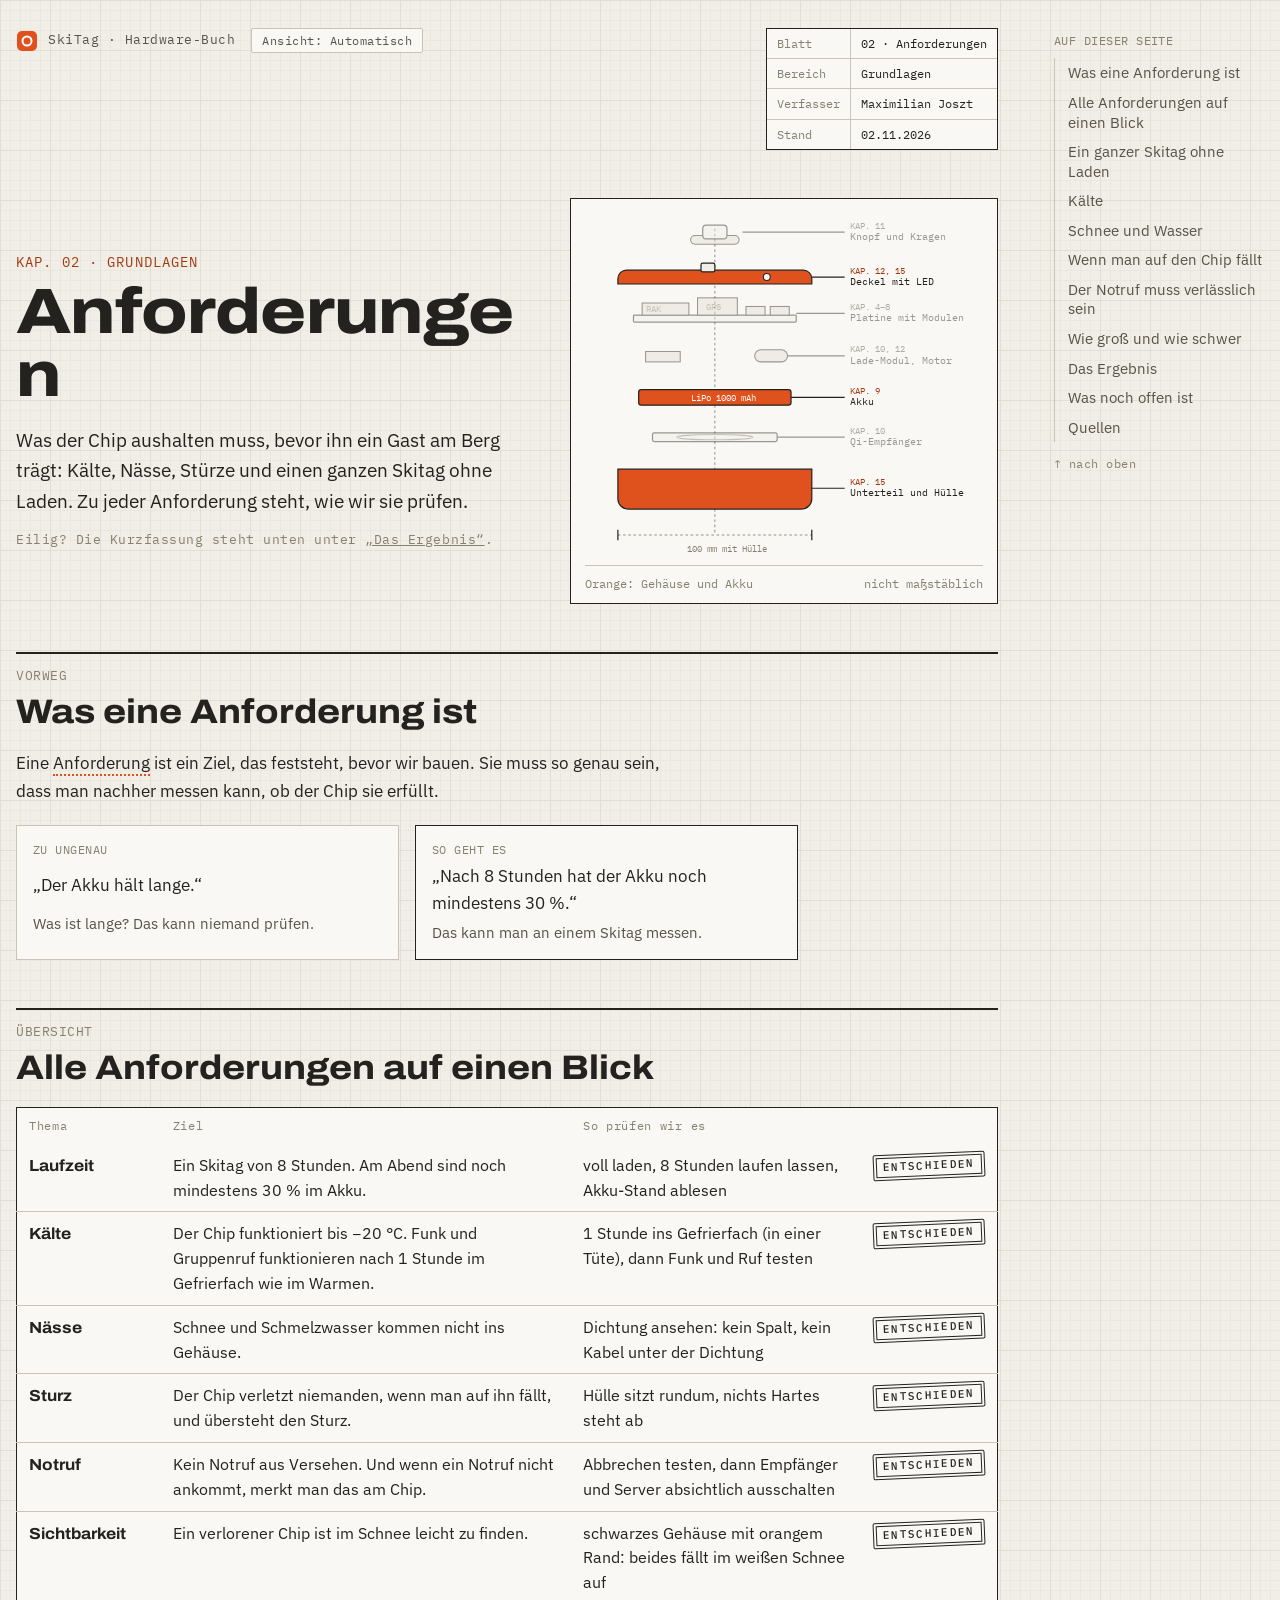
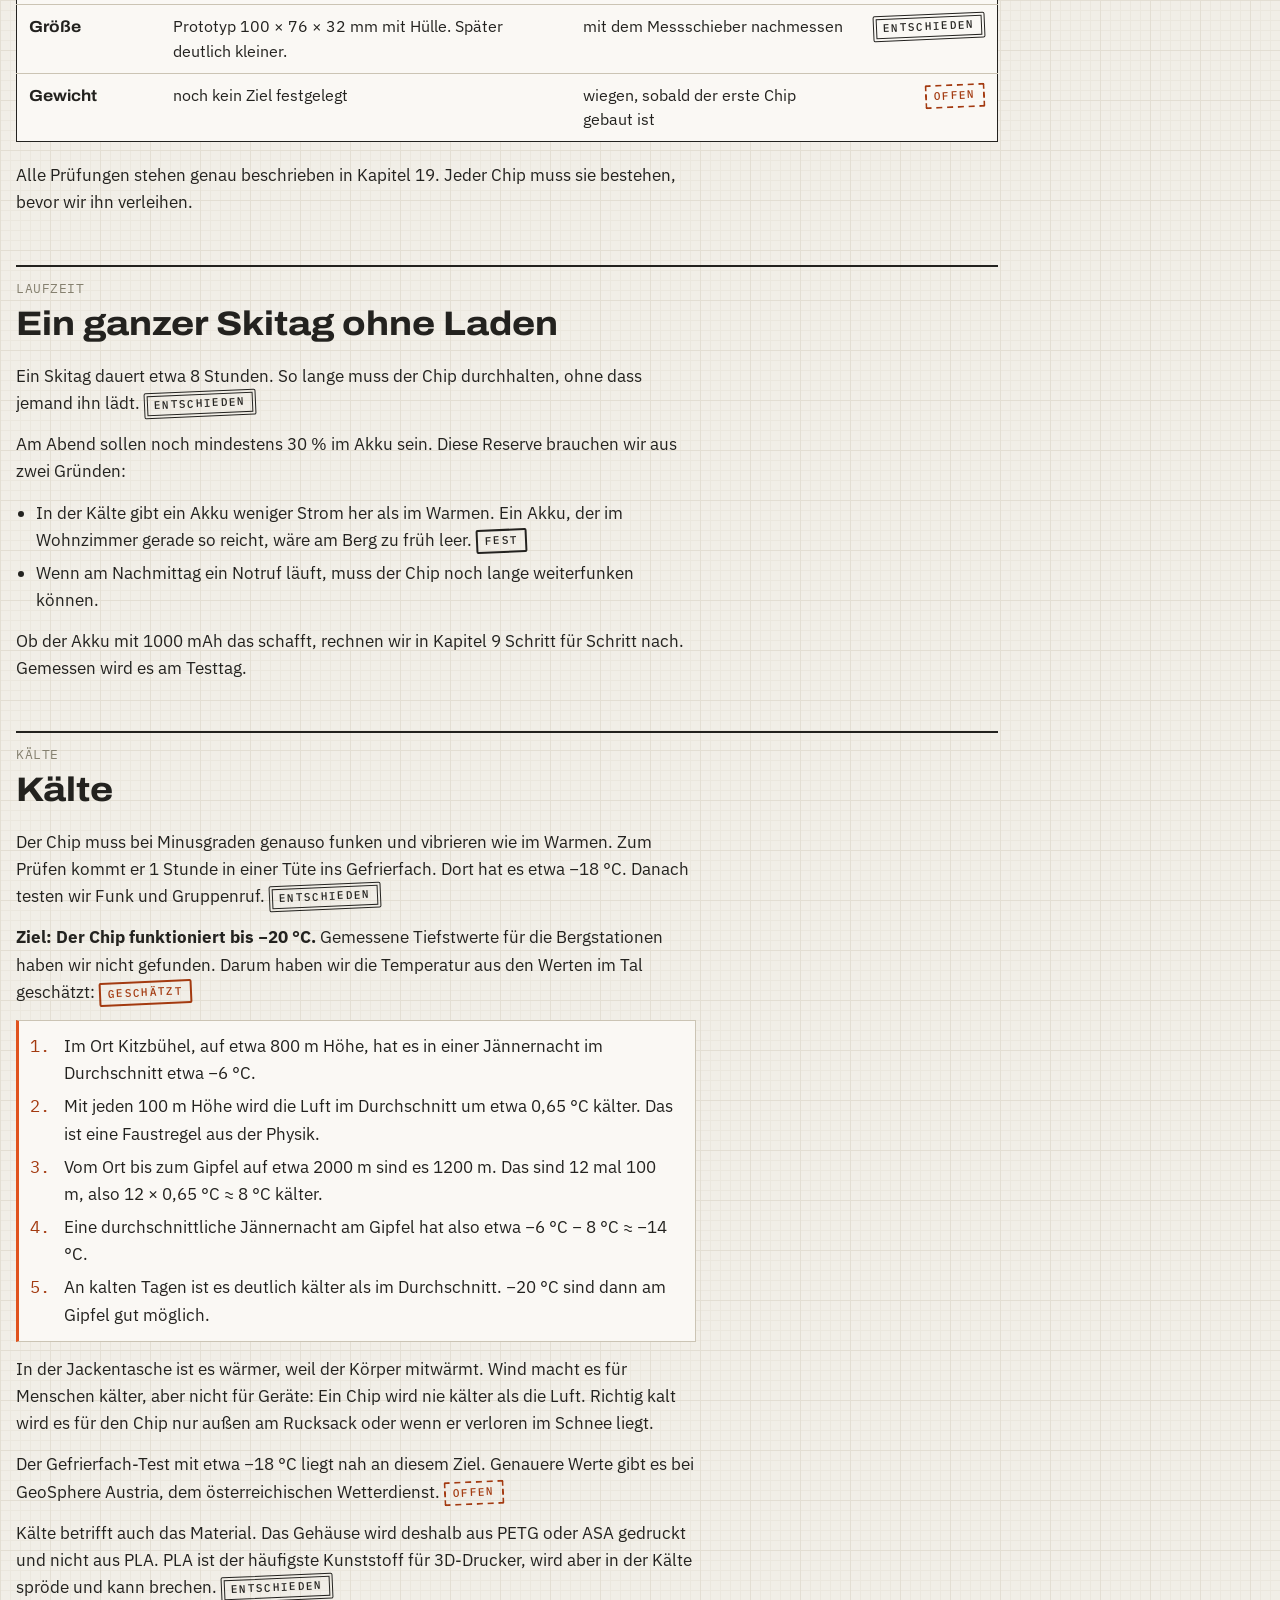
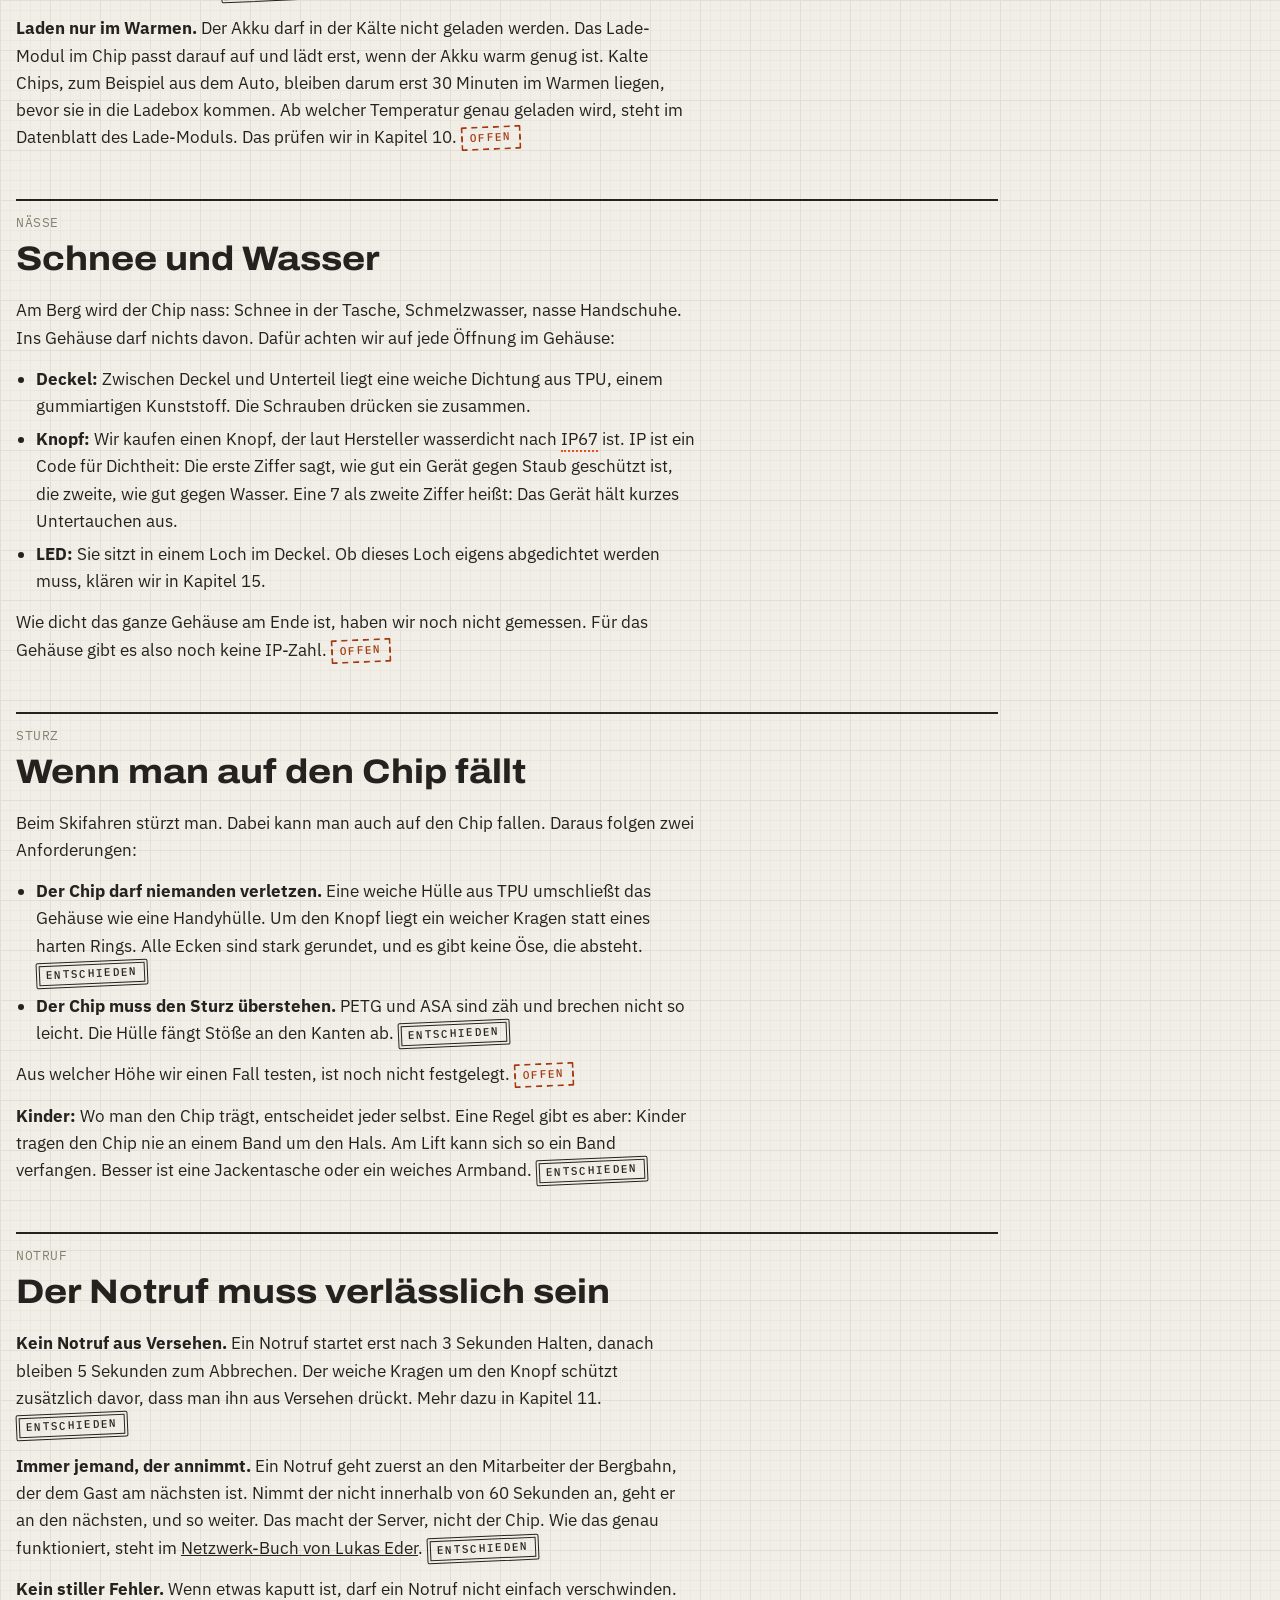
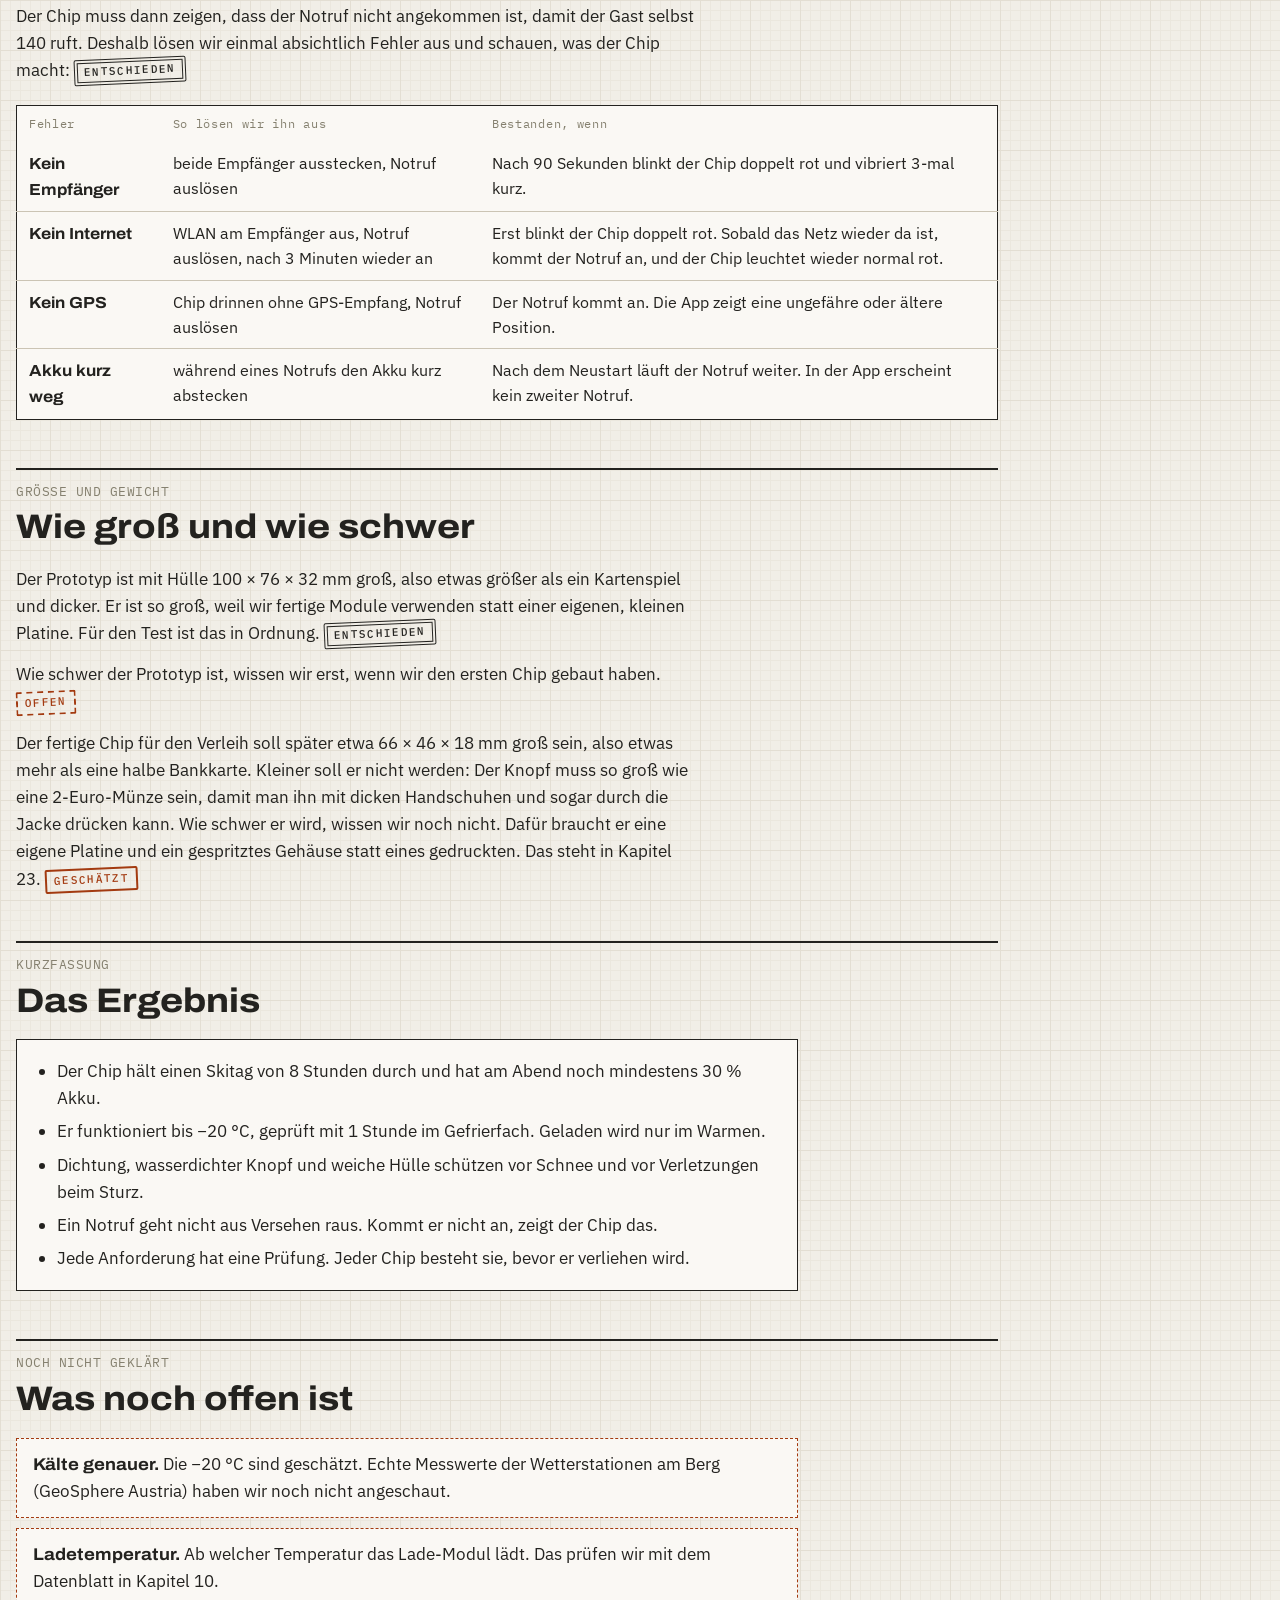
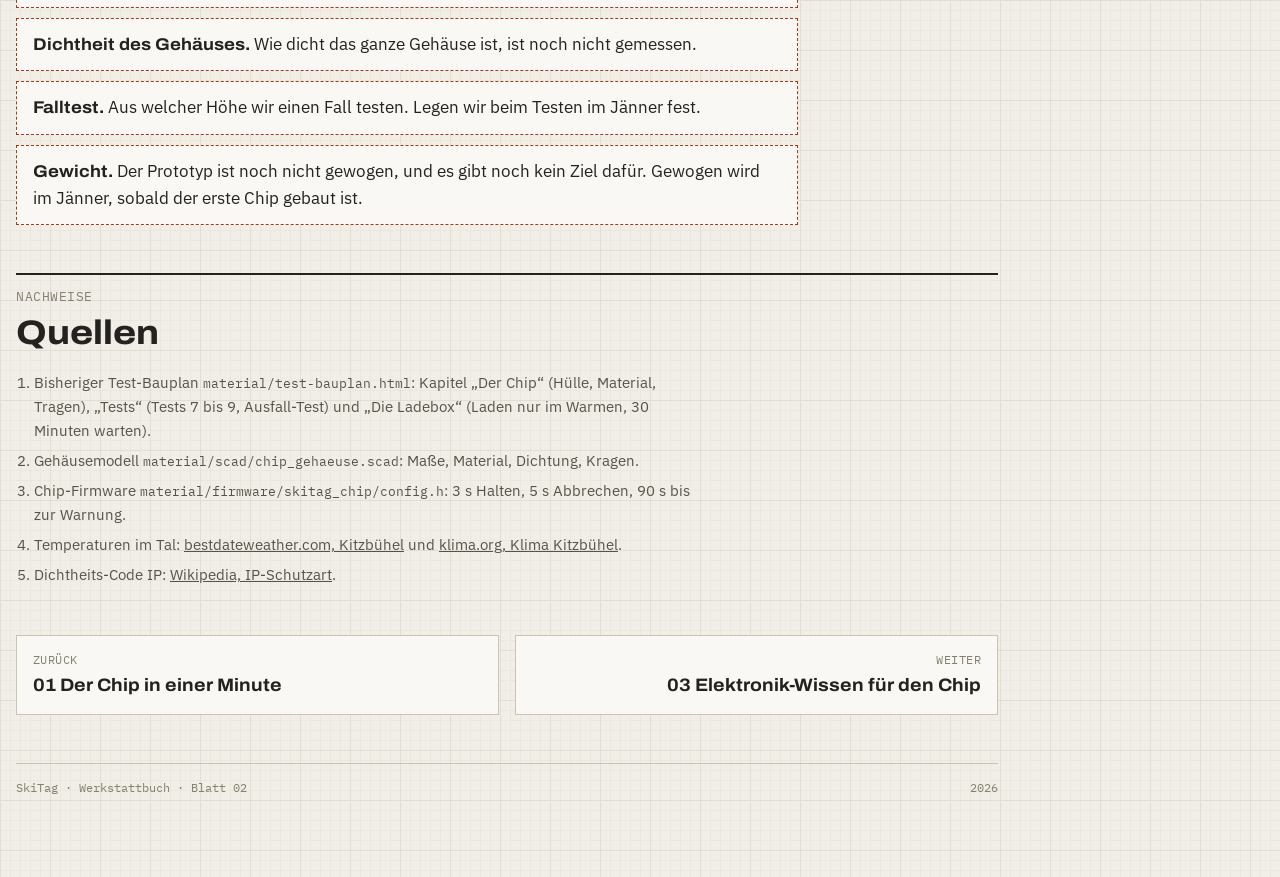
<file: docs/kapitel-02.html>
<!doctype html>
<html lang="de">
<meta charset="utf-8">
<meta name="viewport" content="width=device-width, initial-scale=1, viewport-fit=cover">
<title>Kapitel 2 · Anforderungen · SkiTag Werkstattbuch</title>
<link rel="preconnect" href="https://fonts.googleapis.com">
<link rel="preconnect" href="https://fonts.gstatic.com" crossorigin>
<link rel="stylesheet" href="https://fonts.googleapis.com/css2?family=Archivo:wdth,wght@100..125,500..800&family=IBM+Plex+Mono:wght@400;500&family=IBM+Plex+Sans:wght@400;500;600&display=swap">
<link rel="stylesheet" href="werkbank.css">
<script src="thema.js"></script>
<script src="sprung.js" defer></script>

<div class="blatt">

  <div class="kopf">
    <div class="leiste">
      <a class="marke mono" href="index.html">
        <svg width="22" height="22" viewBox="0 0 22 22" aria-hidden="true"><rect x="1" y="1" width="20" height="20" rx="5" fill="var(--signal)"/><circle cx="11" cy="11" r="4.5" fill="none" stroke="#fff" stroke-width="2"/></svg>
        SkiTag · Hardware-Buch
      </a>
      <button class="thema mono" type="button" hidden></button>
    </div>
    <div class="schriftfeld" aria-label="Angaben zu diesem Blatt">
      <div>Blatt</div><div>02 · Anforderungen</div>
      <div>Bereich</div><div>Grundlagen</div>
      <div>Verfasser</div><div>Maximilian Joszt</div>
      <div>Stand</div><div>02.11.2026</div>
    </div>
  </div>

  <div class="kap-titel">
    <div>
      <p class="kap-nr">KAP. 02 · GRUNDLAGEN</p>
      <h1>Anforderungen</h1>
      <p class="einstieg">Was der Chip aushalten muss, bevor ihn ein Gast am Berg trägt: Kälte, Nässe, Stürze und einen ganzen Skitag ohne Laden. Zu jeder Anforderung steht, wie wir sie prüfen.</p>
      <p class="lesezeit mono">Eilig? Die Kurzfassung steht unten unter <a href="#ergebnis">„Das Ergebnis“</a>.</p>
    </div>

    <figure class="zeichnung">
      <svg viewBox="0 0 460 400" role="img" aria-labelledby="zt zd">
        <title id="zt">Explosionszeichnung des Chips, Gehäuse und Akku hervorgehoben</title>
        <desc id="zd">Die Schichten des Chips von oben nach unten. Orange sind Deckel, Unterteil mit Hülle und der Akku, weil die meisten Anforderungen sie betreffen.</desc>
        <line class="z-hilfe" x1="150" y1="18" x2="150" y2="372"/>

        <g class="z-blass">
          <rect class="z-modul" x="122" y="26" width="56" height="10" rx="5"/>
          <rect class="z-flaeche" x="136" y="14" width="28" height="16" rx="4"/>
          <path class="z-linie" d="M182 22 H 300"/>
          <text class="z-nr" x="306" y="18">KAP. 11</text>
          <text class="z-text" x="306" y="31">Knopf und Kragen</text>
        </g>

        <path class="z-signal" d="M48 66 H252 a10 10 0 0 1 10 10 V82 H38 V76 a10 10 0 0 1 10 -10 Z"/>
        <rect class="z-flaeche" x="134" y="58" width="16" height="10" rx="2"/>
        <circle cx="210" cy="74" r="4" fill="var(--karte)" stroke="var(--tinte)" stroke-width="1.2"/>
        <path class="z-linie" d="M262 74 H 300"/>
        <text class="z-nr aktiv" x="306" y="70">KAP. 12, 15</text>
        <text class="z-text" x="306" y="83">Deckel mit LED</text>

        <g class="z-blass">
          <rect class="z-flaeche" x="56" y="118" width="188" height="8" rx="1"/>
          <rect class="z-modul" x="66" y="104" width="54" height="14"/>
          <rect class="z-modul" x="130" y="98" width="46" height="20"/>
          <rect class="z-modul" x="186" y="108" width="22" height="10"/>
          <rect class="z-modul" x="214" y="108" width="22" height="10"/>
          <text class="z-klein" x="70" y="114">RAK</text>
          <text class="z-klein" x="140" y="112">GPS</text>
          <path class="z-linie" d="M244 116 H 300"/>
          <text class="z-nr" x="306" y="112">KAP. 4–8</text>
          <text class="z-text" x="306" y="125">Platine mit Modulen</text>

          <rect class="z-modul" x="70" y="160" width="40" height="12"/>
          <rect class="z-modul" x="196" y="158" width="38" height="14" rx="7"/>
          <path class="z-linie" d="M234 165 H 300"/>
          <text class="z-nr" x="306" y="161">KAP. 10, 12</text>
          <text class="z-text" x="306" y="174">Lade-Modul, Motor</text>
        </g>

        <rect class="z-signal" x="62" y="204" width="176" height="18" rx="3"/>
        <text x="122" y="217" style="font-family:var(--mono);font-size:10.5px;fill:#fff">LiPo 1000 mAh</text>
        <path class="z-linie" d="M238 213 H 300"/>
        <text class="z-nr aktiv" x="306" y="209">KAP. 9</text>
        <text class="z-text" x="306" y="222">Akku</text>

        <g class="z-blass">
          <rect class="z-flaeche" x="78" y="254" width="144" height="10" rx="2"/>
          <ellipse cx="150" cy="259" rx="44" ry="3" fill="none" stroke="var(--tinte-3)" stroke-width="1.2"/>
          <path class="z-linie" d="M222 259 H 300"/>
          <text class="z-nr" x="306" y="255">KAP. 10</text>
          <text class="z-text" x="306" y="268">Qi-Empfänger</text>
        </g>

        <path class="z-signal" d="M38 296 H262 V330 a12 12 0 0 1 -12 12 H50 a12 12 0 0 1 -12 -12 Z"/>
        <path class="z-linie" d="M262 318 H 300"/>
        <text class="z-nr aktiv" x="306" y="314">KAP. 15</text>
        <text class="z-text" x="306" y="327">Unterteil und Hülle</text>

        <path class="z-hilfe" d="M38 372 H262"/>
        <path class="z-linie" d="M38 366 V378 M262 366 V378"/>
        <text class="z-klein" x="118" y="392">100 mm mit Hülle</text>
      </svg>
      <figcaption><span>Orange: Gehäuse und Akku</span><span>nicht maßstäblich</span></figcaption>
    </figure>
  </div>

  <section class="abschnitt" aria-labelledby="h-was">
    <header>
      <span class="mono">VORWEG</span>
      <h2 id="h-was">Was eine Anforderung ist</h2>
    </header>
    <div class="text">
      <p>Eine <span class="wort">Anforderung</span> ist ein Ziel, das feststeht, bevor wir bauen. Sie muss so genau sein, dass man nachher messen kann, ob der Chip sie erfüllt.</p>
    </div>
    <div class="beispiel">
      <div><span class="mono">ZU UNGENAU</span><p>„Der Akku hält lange.“</p><p style="color:var(--tinte-2);font-size:15px">Was ist lange? Das kann niemand prüfen.</p></div>
      <div class="gut"><span class="mono">SO GEHT ES</span><p>„Nach 8 Stunden hat der Akku noch mindestens 30 %.“</p><p style="color:var(--tinte-2);font-size:15px">Das kann man an einem Skitag messen.</p></div>
    </div>
  </section>

  <section class="abschnitt" aria-labelledby="h-liste">
    <header>
      <span class="mono">ÜBERSICHT</span>
      <h2 id="h-liste">Alle Anforderungen auf einen Blick</h2>
    </header>
    <table class="tabelle">
      <thead><tr><th>Thema</th><th>Ziel</th><th>So prüfen wir es</th><th></th></tr></thead>
      <tbody>
        <tr><th>Laufzeit</th><td data-label="ZIEL">Ein Skitag von 8 Stunden. Am Abend sind noch mindestens 30 % im Akku.</td><td data-label="PRÜFEN">voll laden, 8 Stunden laufen lassen, Akku-Stand ablesen</td><td class="stempel-spalte"><span class="stempel s-entschieden">Entschieden</span></td></tr>
        <tr><th>Kälte</th><td data-label="ZIEL">Der Chip funktioniert bis −20 °C. Funk und Gruppenruf funktionieren nach 1 Stunde im Gefrierfach wie im Warmen.</td><td data-label="PRÜFEN">1 Stunde ins Gefrierfach (in einer Tüte), dann Funk und Ruf testen</td><td class="stempel-spalte"><span class="stempel s-entschieden">Entschieden</span></td></tr>
        <tr><th>Nässe</th><td data-label="ZIEL">Schnee und Schmelzwasser kommen nicht ins Gehäuse.</td><td data-label="PRÜFEN">Dichtung ansehen: kein Spalt, kein Kabel unter der Dichtung</td><td class="stempel-spalte"><span class="stempel s-entschieden">Entschieden</span></td></tr>
        <tr><th>Sturz</th><td data-label="ZIEL">Der Chip verletzt niemanden, wenn man auf ihn fällt, und übersteht den Sturz.</td><td data-label="PRÜFEN">Hülle sitzt rundum, nichts Hartes steht ab</td><td class="stempel-spalte"><span class="stempel s-entschieden">Entschieden</span></td></tr>
        <tr><th>Notruf</th><td data-label="ZIEL">Kein Notruf aus Versehen. Und wenn ein Notruf nicht ankommt, merkt man das am Chip.</td><td data-label="PRÜFEN">Abbrechen testen, dann Empfänger und Server absichtlich ausschalten</td><td class="stempel-spalte"><span class="stempel s-entschieden">Entschieden</span></td></tr>
        <tr><th>Sichtbarkeit</th><td data-label="ZIEL">Ein verlorener Chip ist im Schnee leicht zu finden.</td><td data-label="PRÜFEN">schwarzes Gehäuse mit orangem Rand: beides fällt im weißen Schnee auf</td><td class="stempel-spalte"><span class="stempel s-entschieden">Entschieden</span></td></tr>
        <tr><th>Größe</th><td data-label="ZIEL">Prototyp 100 × 76 × 32 mm mit Hülle. Später deutlich kleiner.</td><td data-label="PRÜFEN">mit dem Messschieber nachmessen</td><td class="stempel-spalte"><span class="stempel s-entschieden">Entschieden</span></td></tr>
        <tr><th>Gewicht</th><td data-label="ZIEL">noch kein Ziel festgelegt</td><td data-label="PRÜFEN">wiegen, sobald der erste Chip gebaut ist</td><td class="stempel-spalte"><span class="stempel s-offen">Offen</span></td></tr>
      </tbody>
    </table>
    <div class="text">
      <p>Alle Prüfungen stehen genau beschrieben in Kapitel 19. Jeder Chip muss sie bestehen, bevor wir ihn verleihen.</p>
    </div>
  </section>

  <section class="abschnitt" aria-labelledby="h-laufzeit">
    <header>
      <span class="mono">LAUFZEIT</span>
      <h2 id="h-laufzeit">Ein ganzer Skitag ohne Laden</h2>
    </header>
    <div class="text">
      <p>Ein Skitag dauert etwa 8 Stunden. So lange muss der Chip durchhalten, ohne dass jemand ihn lädt. <span class="stempel s-entschieden">Entschieden</span></p>
      <p>Am Abend sollen noch mindestens 30 % im Akku sein. Diese Reserve brauchen wir aus zwei Gründen:</p>
      <ul>
        <li>In der Kälte gibt ein Akku weniger Strom her als im Warmen. Ein Akku, der im Wohnzimmer gerade so reicht, wäre am Berg zu früh leer. <span class="stempel s-fest">Fest</span></li>
        <li>Wenn am Nachmittag ein Notruf läuft, muss der Chip noch lange weiterfunken können.</li>
      </ul>
      <p>Ob der Akku mit 1000 mAh das schafft, rechnen wir in Kapitel 9 Schritt für Schritt nach. Gemessen wird es am Testtag.</p>
    </div>
  </section>

  <section class="abschnitt" aria-labelledby="h-kaelte">
    <header>
      <span class="mono">KÄLTE</span>
      <h2 id="h-kaelte">Kälte</h2>
    </header>
    <div class="text">
      <p>Der Chip muss bei Minusgraden genauso funken und vibrieren wie im Warmen. Zum Prüfen kommt er 1 Stunde in einer Tüte ins Gefrierfach. Dort hat es etwa −18 °C. Danach testen wir Funk und Gruppenruf. <span class="stempel s-entschieden">Entschieden</span></p>
      <p><strong>Ziel: Der Chip funktioniert bis −20 °C.</strong> Gemessene Tiefstwerte für die Bergstationen haben wir nicht gefunden. Darum haben wir die Temperatur aus den Werten im Tal geschätzt: <span class="stempel s-geschaetzt">Geschätzt</span></p>
      <ol class="rechnung">
        <li>Im Ort Kitzbühel, auf etwa 800 m Höhe, hat es in einer Jännernacht im Durchschnitt etwa −6 °C.</li>
        <li>Mit jeden 100 m Höhe wird die Luft im Durchschnitt um etwa 0,65 °C kälter. Das ist eine Faustregel aus der Physik.</li>
        <li>Vom Ort bis zum Gipfel auf etwa 2000 m sind es 1200 m. Das sind 12 mal 100 m, also 12 × 0,65 °C ≈ 8 °C kälter.</li>
        <li>Eine durchschnittliche Jännernacht am Gipfel hat also etwa −6 °C − 8 °C ≈ −14 °C.</li>
        <li>An kalten Tagen ist es deutlich kälter als im Durchschnitt. −20 °C sind dann am Gipfel gut möglich.</li>
      </ol>
      <p>In der Jackentasche ist es wärmer, weil der Körper mitwärmt. Wind macht es für Menschen kälter, aber nicht für Geräte: Ein Chip wird nie kälter als die Luft. Richtig kalt wird es für den Chip nur außen am Rucksack oder wenn er verloren im Schnee liegt.</p>
      <p>Der Gefrierfach-Test mit etwa −18 °C liegt nah an diesem Ziel. Genauere Werte gibt es bei GeoSphere Austria, dem österreichischen Wetterdienst. <span class="stempel s-offen">Offen</span></p>
      <p>Kälte betrifft auch das Material. Das Gehäuse wird deshalb aus PETG oder ASA gedruckt und nicht aus PLA. PLA ist der häufigste Kunststoff für 3D-Drucker, wird aber in der Kälte spröde und kann brechen. <span class="stempel s-entschieden">Entschieden</span></p>
      <p><strong>Laden nur im Warmen.</strong> Der Akku darf in der Kälte nicht geladen werden. Das Lade-Modul im Chip passt darauf auf und lädt erst, wenn der Akku warm genug ist. Kalte Chips, zum Beispiel aus dem Auto, bleiben darum erst 30 Minuten im Warmen liegen, bevor sie in die Ladebox kommen. Ab welcher Temperatur genau geladen wird, steht im Datenblatt des Lade-Moduls. Das prüfen wir in Kapitel 10. <span class="stempel s-offen">Offen</span></p>
    </div>
  </section>

  <section class="abschnitt" aria-labelledby="h-naesse">
    <header>
      <span class="mono">NÄSSE</span>
      <h2 id="h-naesse">Schnee und Wasser</h2>
    </header>
    <div class="text">
      <p>Am Berg wird der Chip nass: Schnee in der Tasche, Schmelzwasser, nasse Handschuhe. Ins Gehäuse darf nichts davon. Dafür achten wir auf jede Öffnung im Gehäuse:</p>
      <ul>
        <li><strong>Deckel:</strong> Zwischen Deckel und Unterteil liegt eine weiche Dichtung aus TPU, einem gummiartigen Kunststoff. Die Schrauben drücken sie zusammen.</li>
        <li><strong>Knopf:</strong> Wir kaufen einen Knopf, der laut Hersteller wasserdicht nach <span class="wort">IP67</span> ist. IP ist ein Code für Dichtheit: Die erste Ziffer sagt, wie gut ein Gerät gegen Staub geschützt ist, die zweite, wie gut gegen Wasser. Eine 7 als zweite Ziffer heißt: Das Gerät hält kurzes Untertauchen aus.</li>
        <li><strong>LED:</strong> Sie sitzt in einem Loch im Deckel. Ob dieses Loch eigens abgedichtet werden muss, klären wir in Kapitel 15.</li>
      </ul>
      <p>Wie dicht das ganze Gehäuse am Ende ist, haben wir noch nicht gemessen. Für das Gehäuse gibt es also noch keine IP-Zahl. <span class="stempel s-offen">Offen</span></p>
    </div>
  </section>

  <section class="abschnitt" aria-labelledby="h-sturz">
    <header>
      <span class="mono">STURZ</span>
      <h2 id="h-sturz">Wenn man auf den Chip fällt</h2>
    </header>
    <div class="text">
      <p>Beim Skifahren stürzt man. Dabei kann man auch auf den Chip fallen. Daraus folgen zwei Anforderungen:</p>
      <ul>
        <li><strong>Der Chip darf niemanden verletzen.</strong> Eine weiche Hülle aus TPU umschließt das Gehäuse wie eine Handyhülle. Um den Knopf liegt ein weicher Kragen statt eines harten Rings. Alle Ecken sind stark gerundet, und es gibt keine Öse, die absteht. <span class="stempel s-entschieden">Entschieden</span></li>
        <li><strong>Der Chip muss den Sturz überstehen.</strong> PETG und ASA sind zäh und brechen nicht so leicht. Die Hülle fängt Stöße an den Kanten ab. <span class="stempel s-entschieden">Entschieden</span></li>
      </ul>
      <p>Aus welcher Höhe wir einen Fall testen, ist noch nicht festgelegt. <span class="stempel s-offen">Offen</span></p>
      <p><strong>Kinder:</strong> Wo man den Chip trägt, entscheidet jeder selbst. Eine Regel gibt es aber: Kinder tragen den Chip nie an einem Band um den Hals. Am Lift kann sich so ein Band verfangen. Besser ist eine Jackentasche oder ein weiches Armband. <span class="stempel s-entschieden">Entschieden</span></p>
    </div>
  </section>

  <section class="abschnitt" aria-labelledby="h-notruf">
    <header>
      <span class="mono">NOTRUF</span>
      <h2 id="h-notruf">Der Notruf muss verlässlich sein</h2>
    </header>
    <div class="text">
      <p><strong>Kein Notruf aus Versehen.</strong> Ein Notruf startet erst nach 3 Sekunden Halten, danach bleiben 5 Sekunden zum Abbrechen. Der weiche Kragen um den Knopf schützt zusätzlich davor, dass man ihn aus Versehen drückt. Mehr dazu in Kapitel 11. <span class="stempel s-entschieden">Entschieden</span></p>
      <p><strong>Immer jemand, der annimmt.</strong> Ein Notruf geht zuerst an den Mitarbeiter der Bergbahn, der dem Gast am nächsten ist. Nimmt der nicht innerhalb von 60 Sekunden an, geht er an den nächsten, und so weiter. Das macht der Server, nicht der Chip. Wie das genau funktioniert, steht im <a href="https://lukcoderc.github.io/SKI-TAG/">Netzwerk-Buch von Lukas Eder</a>. <span class="stempel s-entschieden">Entschieden</span></p>
      <p><strong>Kein stiller Fehler.</strong> Wenn etwas kaputt ist, darf ein Notruf nicht einfach verschwinden. Der Chip muss dann zeigen, dass der Notruf nicht angekommen ist, damit der Gast selbst 140 ruft. Deshalb lösen wir einmal absichtlich Fehler aus und schauen, was der Chip macht: <span class="stempel s-entschieden">Entschieden</span></p>
    </div>
    <table class="tabelle">
      <thead><tr><th>Fehler</th><th>So lösen wir ihn aus</th><th>Bestanden, wenn</th></tr></thead>
      <tbody>
        <tr><th>Kein Empfänger</th><td data-label="SO">beide Empfänger ausstecken, Notruf auslösen</td><td data-label="BESTANDEN, WENN">Nach 90 Sekunden blinkt der Chip doppelt rot und vibriert 3-mal kurz.</td></tr>
        <tr><th>Kein Internet</th><td data-label="SO">WLAN am Empfänger aus, Notruf auslösen, nach 3 Minuten wieder an</td><td data-label="BESTANDEN, WENN">Erst blinkt der Chip doppelt rot. Sobald das Netz wieder da ist, kommt der Notruf an, und der Chip leuchtet wieder normal rot.</td></tr>
        <tr><th>Kein GPS</th><td data-label="SO">Chip drinnen ohne GPS-Empfang, Notruf auslösen</td><td data-label="BESTANDEN, WENN">Der Notruf kommt an. Die App zeigt eine ungefähre oder ältere Position.</td></tr>
        <tr><th>Akku kurz weg</th><td data-label="SO">während eines Notrufs den Akku kurz abstecken</td><td data-label="BESTANDEN, WENN">Nach dem Neustart läuft der Notruf weiter. In der App erscheint kein zweiter Notruf.</td></tr>
      </tbody>
    </table>
  </section>

  <section class="abschnitt" aria-labelledby="h-groesse">
    <header>
      <span class="mono">GRÖSSE UND GEWICHT</span>
      <h2 id="h-groesse">Wie groß und wie schwer</h2>
    </header>
    <div class="text">
      <p>Der Prototyp ist mit Hülle 100 × 76 × 32 mm groß, also etwas größer als ein Kartenspiel und dicker. Er ist so groß, weil wir fertige Module verwenden statt einer eigenen, kleinen Platine. Für den Test ist das in Ordnung. <span class="stempel s-entschieden">Entschieden</span></p>
      <p>Wie schwer der Prototyp ist, wissen wir erst, wenn wir den ersten Chip gebaut haben. <span class="stempel s-offen">Offen</span></p>
      <p>Der fertige Chip für den Verleih soll später etwa 66 × 46 × 18 mm groß sein, also etwas mehr als eine halbe Bankkarte. Kleiner soll er nicht werden: Der Knopf muss so groß wie eine 2-Euro-Münze sein, damit man ihn mit dicken Handschuhen und sogar durch die Jacke drücken kann. Wie schwer er wird, wissen wir noch nicht. Dafür braucht er eine eigene Platine und ein gespritztes Gehäuse statt eines gedruckten. Das steht in Kapitel 23. <span class="stempel s-geschaetzt">Geschätzt</span></p>
    </div>
  </section>

  <section class="abschnitt" id="ergebnis" aria-labelledby="h-ergebnis">
    <header>
      <span class="mono">KURZFASSUNG</span>
      <h2 id="h-ergebnis">Das Ergebnis</h2>
    </header>
    <div class="ergebnis">
      <ul>
        <li>Der Chip hält einen Skitag von 8 Stunden durch und hat am Abend noch mindestens 30 % Akku.</li>
        <li>Er funktioniert bis −20 °C, geprüft mit 1 Stunde im Gefrierfach. Geladen wird nur im Warmen.</li>
        <li>Dichtung, wasserdichter Knopf und weiche Hülle schützen vor Schnee und vor Verletzungen beim Sturz.</li>
        <li>Ein Notruf geht nicht aus Versehen raus. Kommt er nicht an, zeigt der Chip das.</li>
        <li>Jede Anforderung hat eine Prüfung. Jeder Chip besteht sie, bevor er verliehen wird.</li>
      </ul>
    </div>
  </section>

  <section class="abschnitt" aria-labelledby="h-offen">
    <header>
      <span class="mono">NOCH NICHT GEKLÄRT</span>
      <h2 id="h-offen">Was noch offen ist</h2>
    </header>
    <ul class="offen-liste">
      <li><strong>Kälte genauer.</strong> Die −20 °C sind geschätzt. Echte Messwerte der Wetterstationen am Berg (GeoSphere Austria) haben wir noch nicht angeschaut.</li>
      <li><strong>Ladetemperatur.</strong> Ab welcher Temperatur das Lade-Modul lädt. Das prüfen wir mit dem Datenblatt in Kapitel 10.</li>
      <li><strong>Dichtheit des Gehäuses.</strong> Wie dicht das ganze Gehäuse ist, ist noch nicht gemessen.</li>
      <li><strong>Falltest.</strong> Aus welcher Höhe wir einen Fall testen. Legen wir beim Testen im Jänner fest.</li>
      <li><strong>Gewicht.</strong> Der Prototyp ist noch nicht gewogen, und es gibt noch kein Ziel dafür. Gewogen wird im Jänner, sobald der erste Chip gebaut ist.</li>
    </ul>
  </section>

  <section class="abschnitt" aria-labelledby="h-quellen">
    <header>
      <span class="mono">NACHWEISE</span>
      <h2 id="h-quellen">Quellen</h2>
    </header>
    <ol class="quellen">
      <li>Bisheriger Test-Bauplan <code>material/test-bauplan.html</code>: Kapitel „Der Chip“ (Hülle, Material, Tragen), „Tests“ (Tests 7 bis 9, Ausfall-Test) und „Die Ladebox“ (Laden nur im Warmen, 30 Minuten warten).</li>
      <li>Gehäusemodell <code>material/scad/chip_gehaeuse.scad</code>: Maße, Material, Dichtung, Kragen.</li>
      <li>Chip-Firmware <code>material/firmware/skitag_chip/config.h</code>: 3 s Halten, 5 s Abbrechen, 90 s bis zur Warnung.</li>
      <li>Temperaturen im Tal: <a href="https://bestdateweather.com/de/beste-reisezeit-kitzbuhel">bestdateweather.com, Kitzbühel</a> und <a href="https://klima.org/österreich/klima-kitzbuehel/">klima.org, Klima Kitzbühel</a>.</li>
      <li>Dichtheits-Code IP: <a href="https://de.wikipedia.org/wiki/IP-Schutzart">Wikipedia, IP-Schutzart</a>.</li>
    </ol>
  </section>

  <nav class="blaettern" aria-label="Blättern">
    <a href="kapitel-01.html"><span class="mono">ZURÜCK</span><strong>01 Der Chip in einer Minute</strong></a>
    <a class="weiter" href="kapitel-03.html"><span class="mono">WEITER</span><strong>03 Elektronik-Wissen für den Chip</strong></a>
  </nav>

  <footer class="fuss">
    <span>SkiTag · Werkstattbuch · Blatt 02</span>
    <span>2026</span>
  </footer>
</div>
</file>
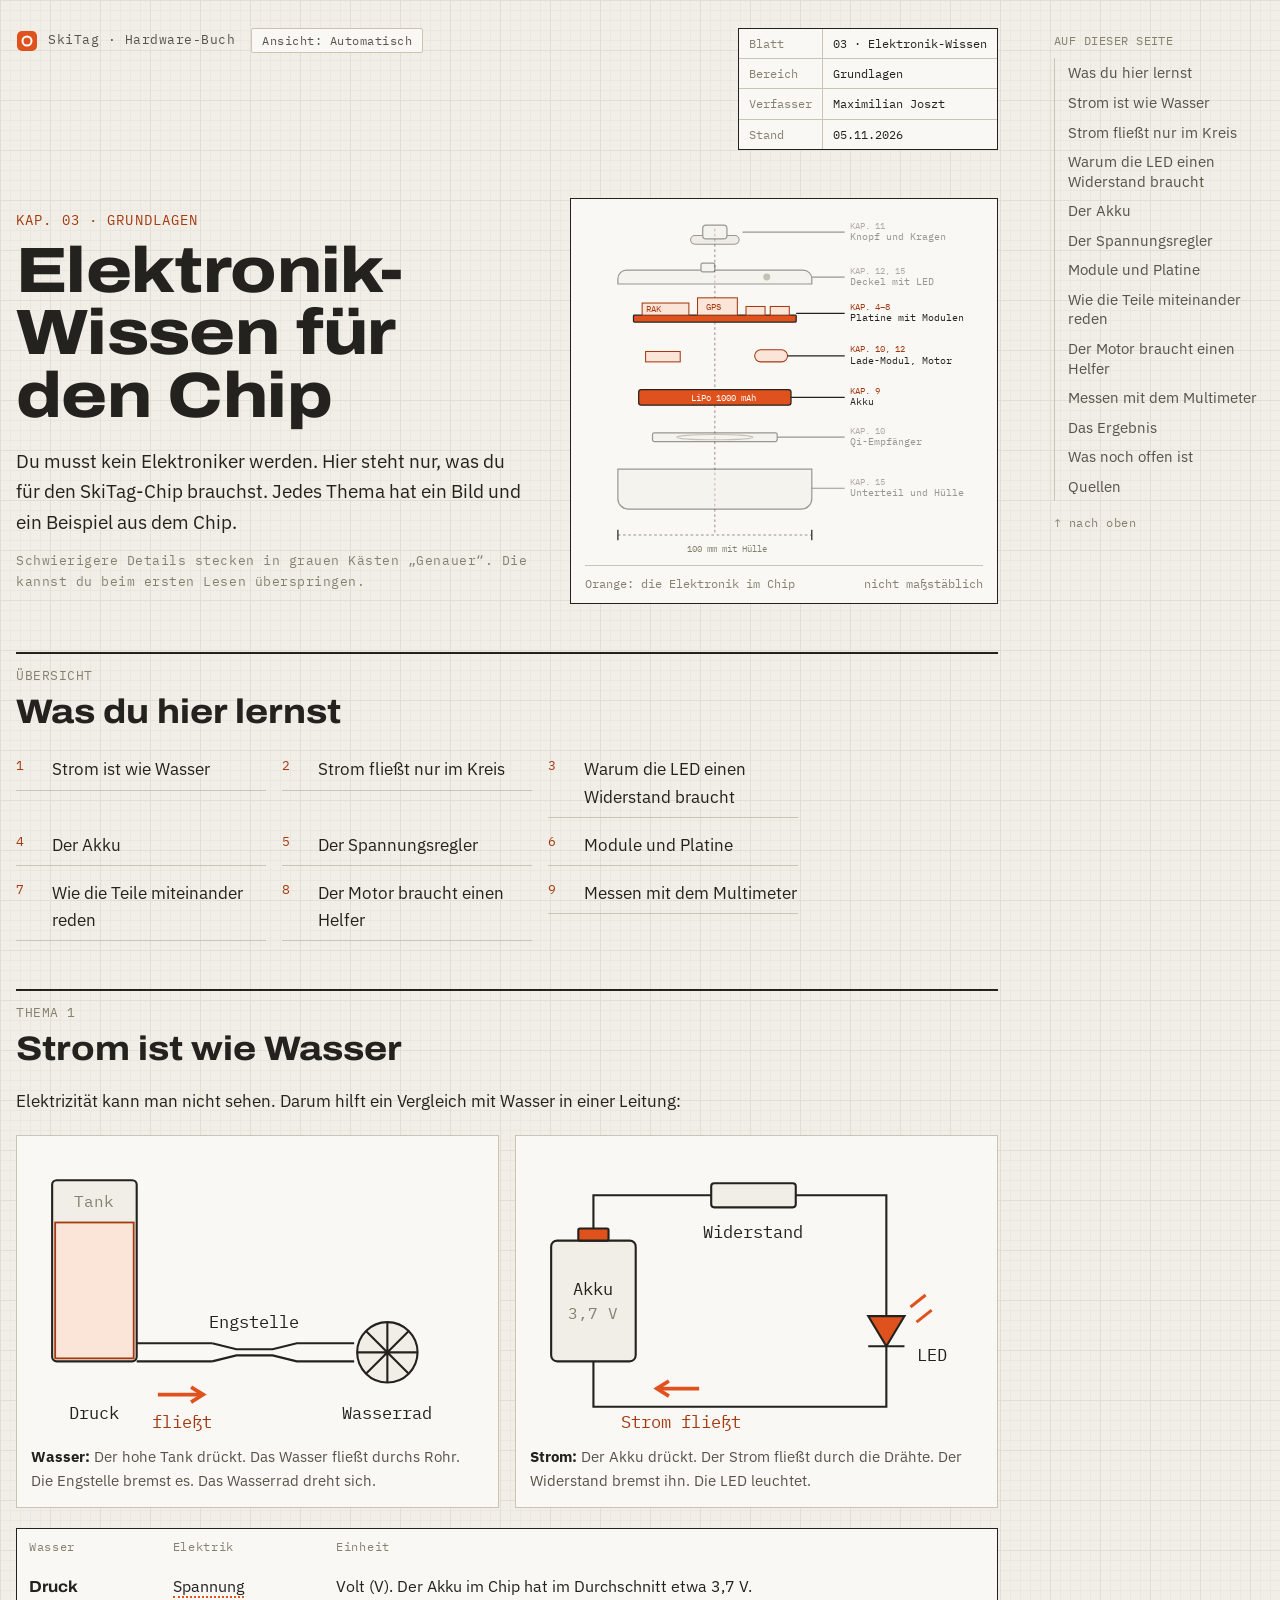
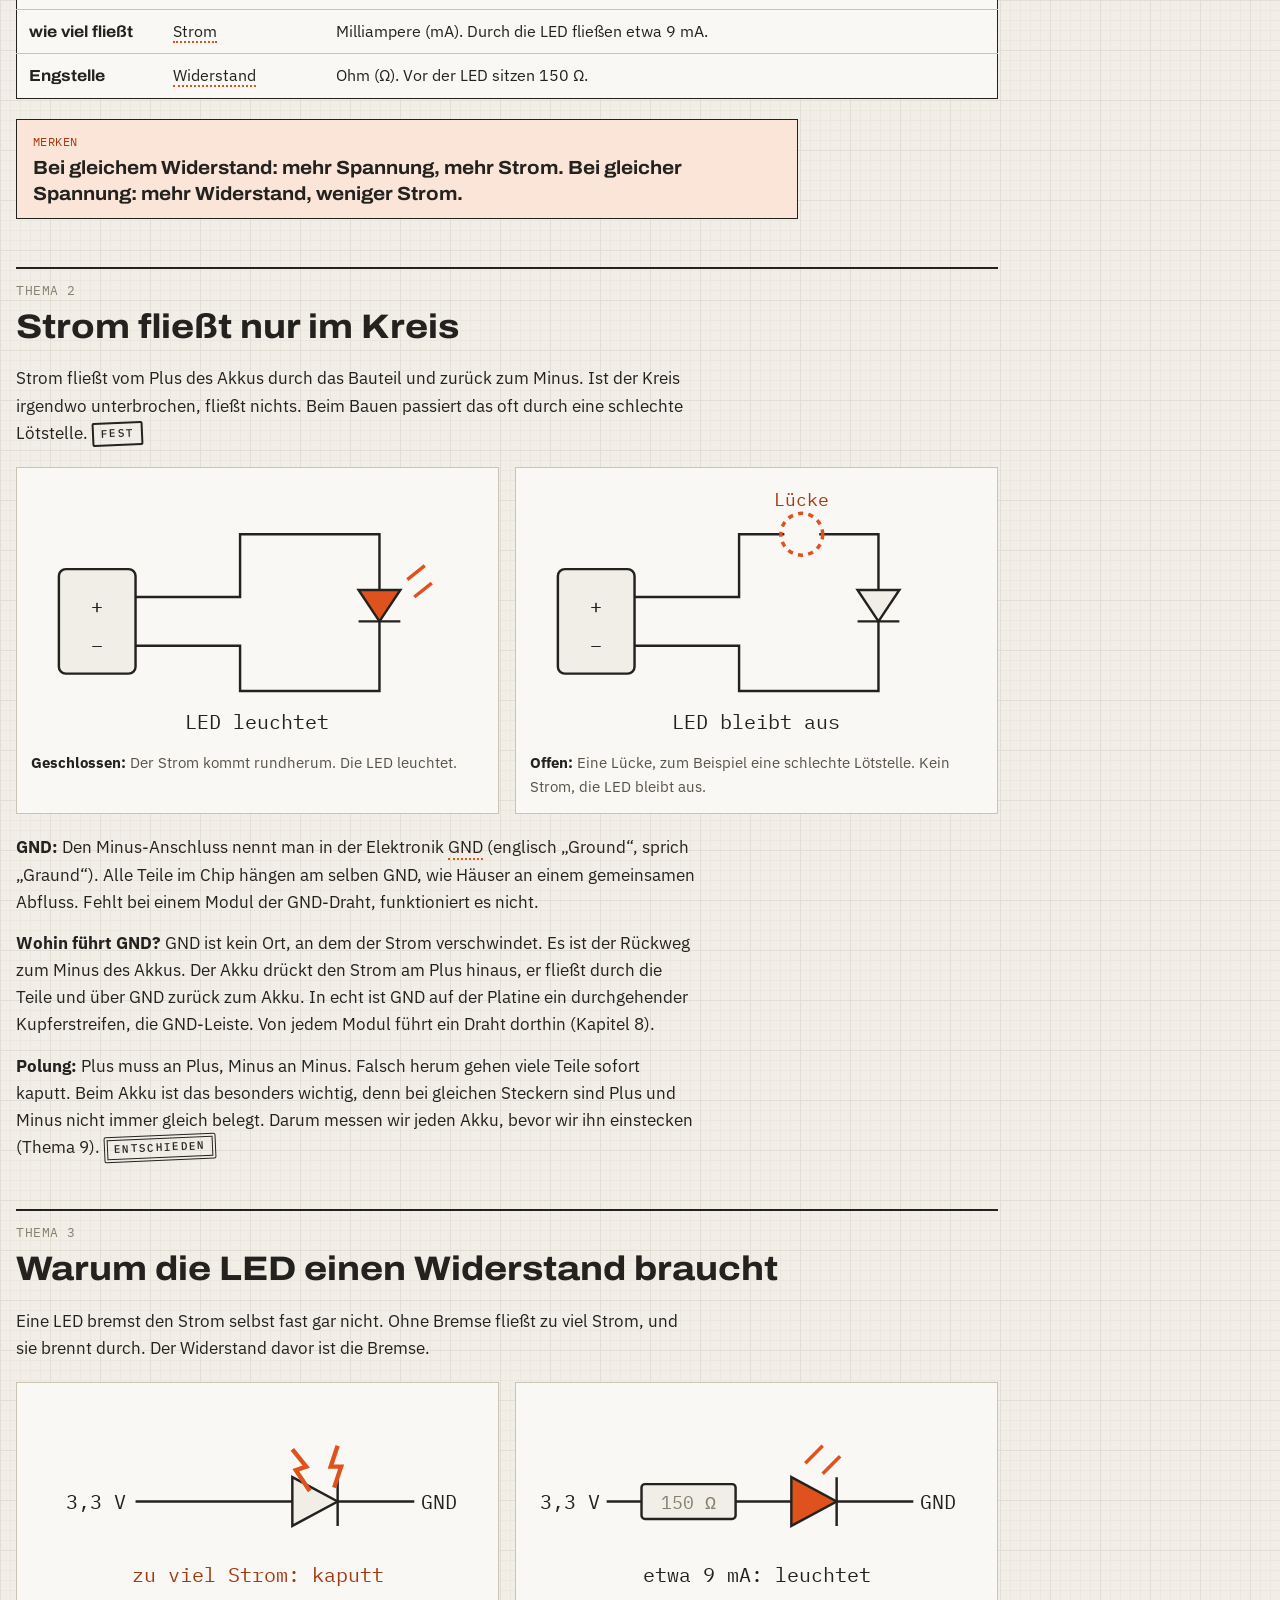
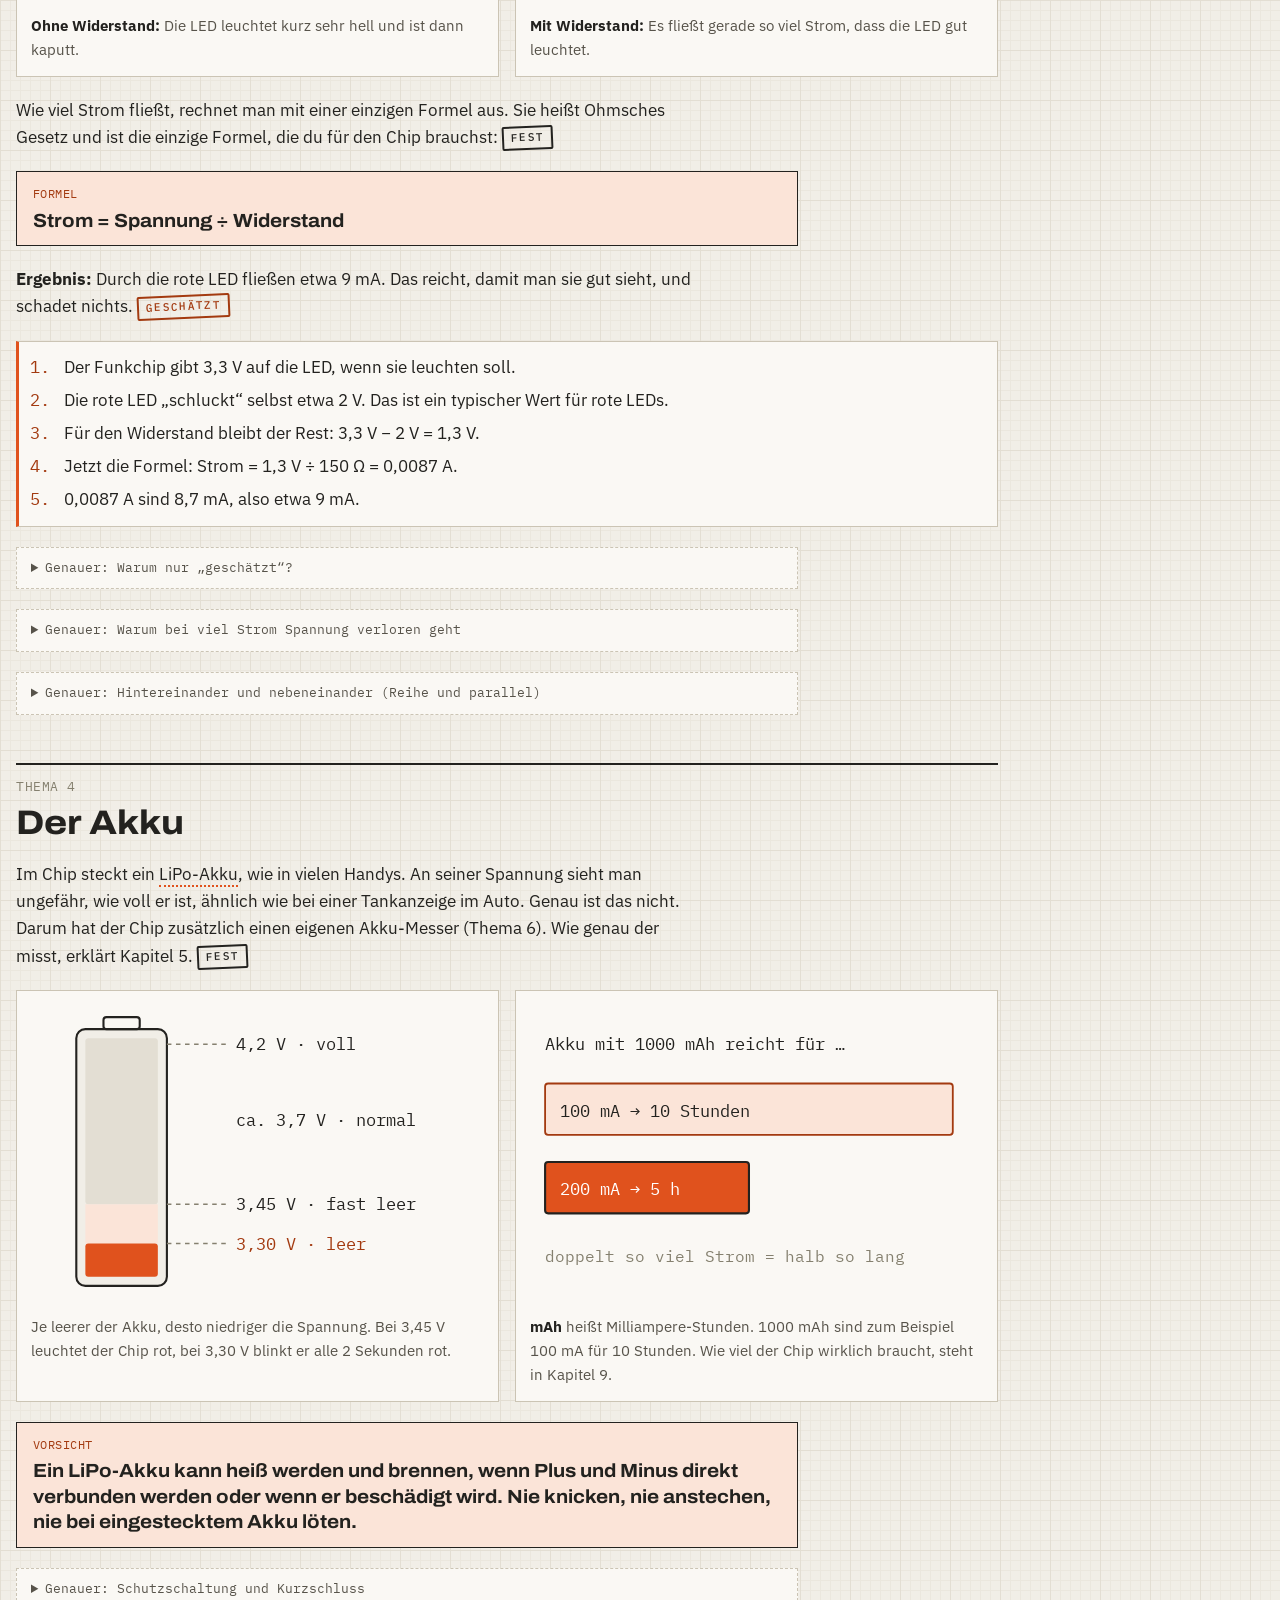
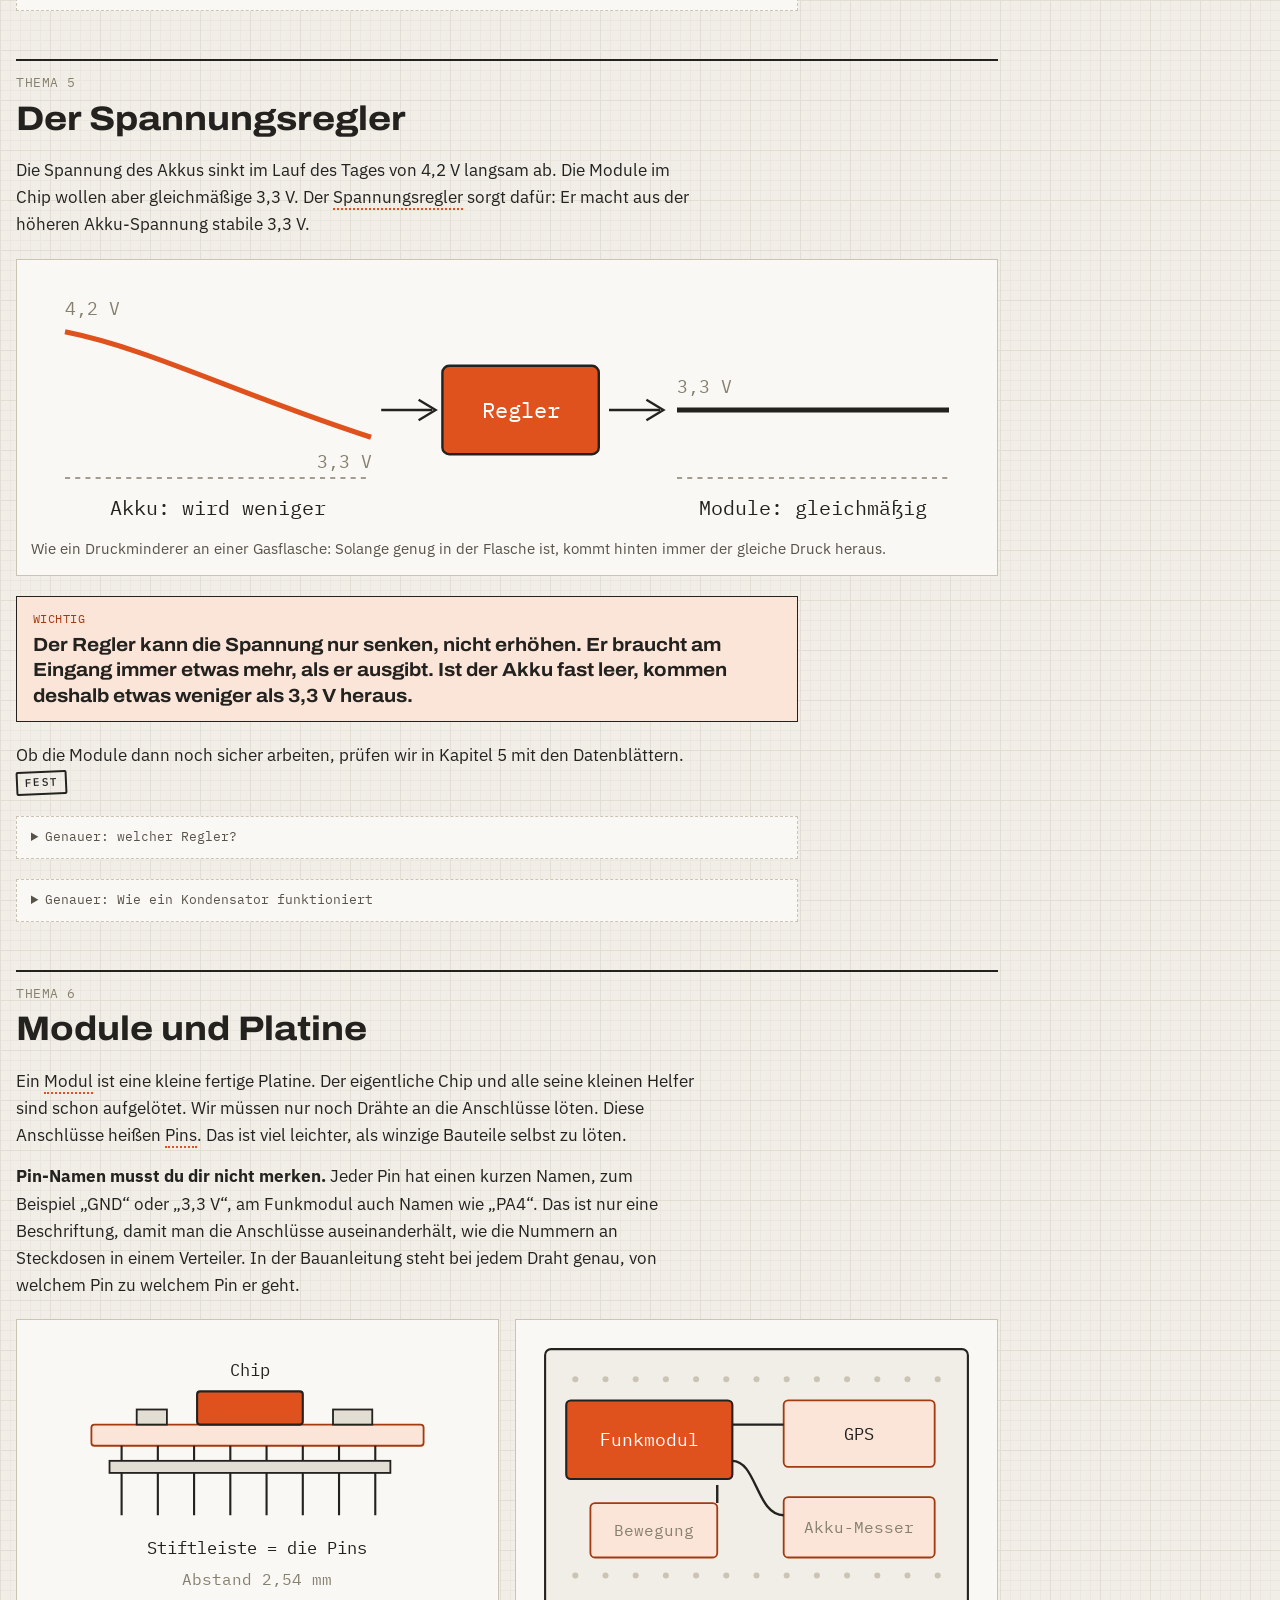
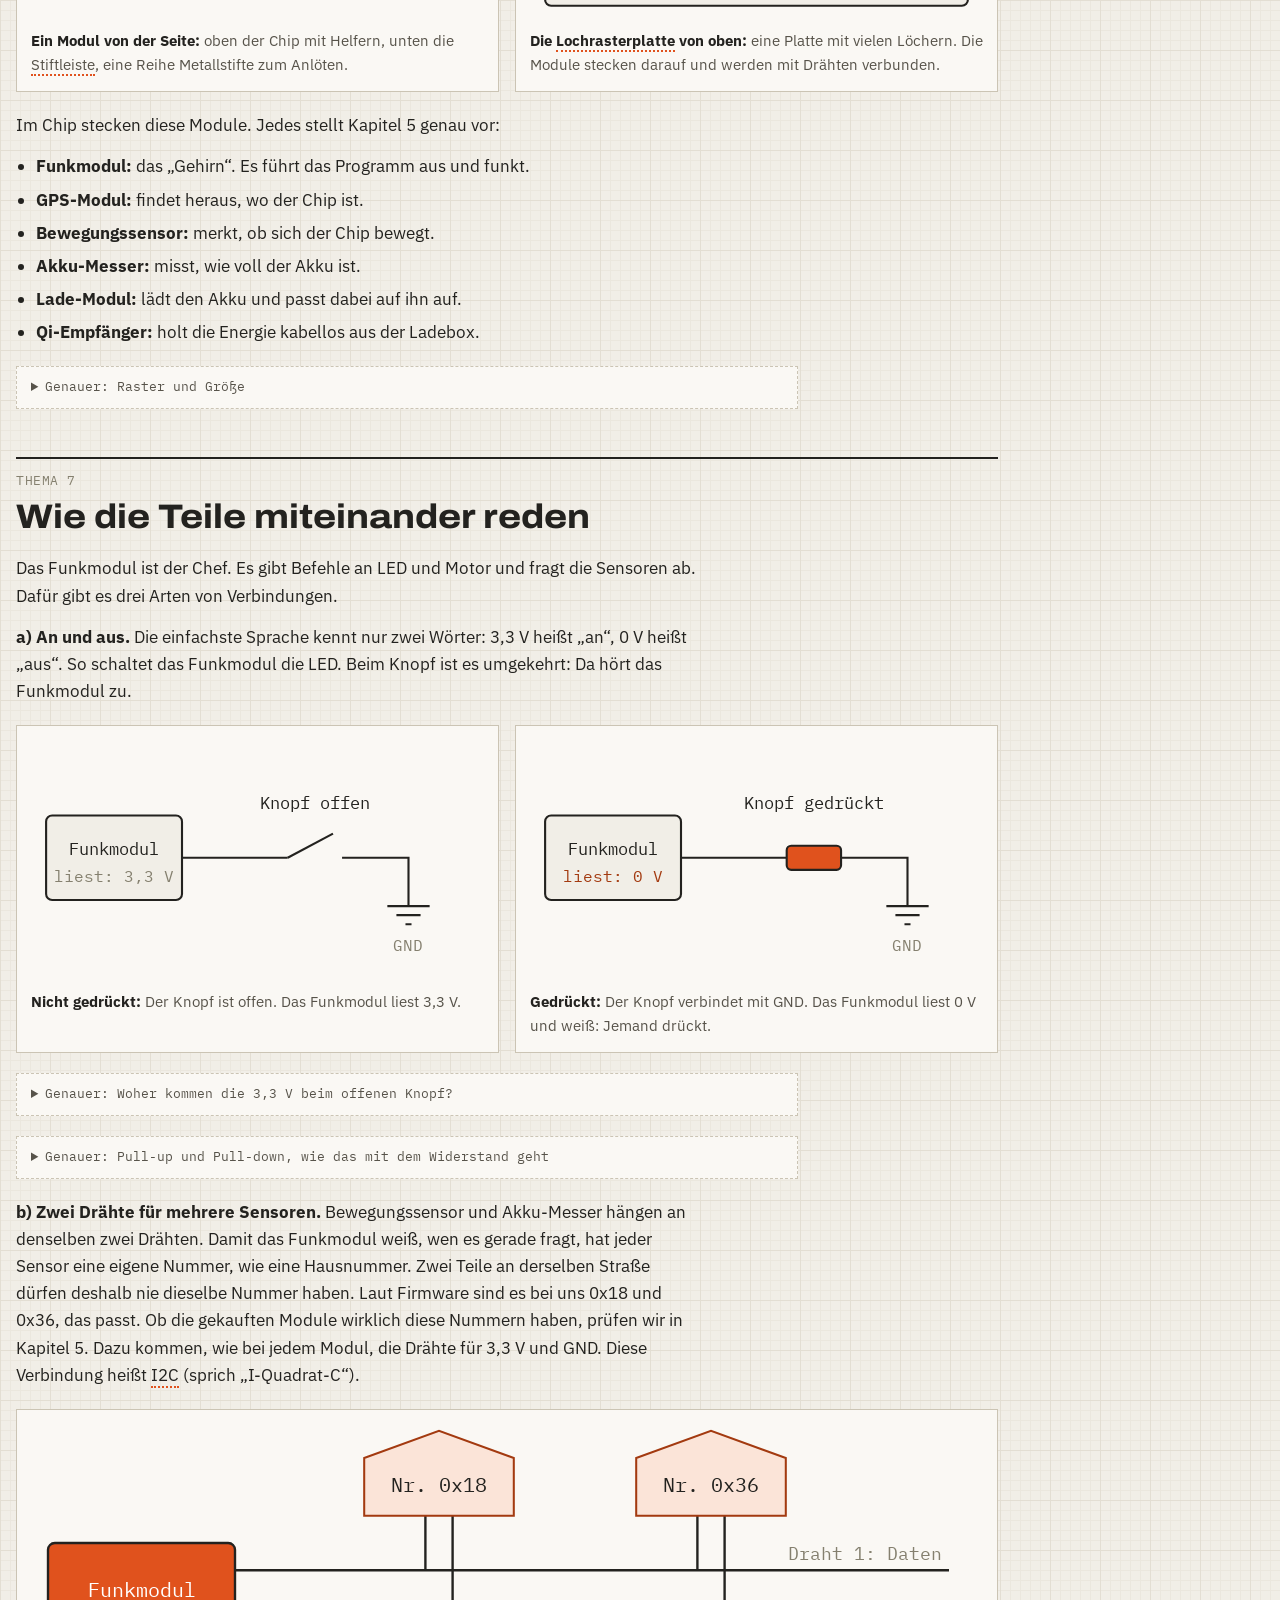
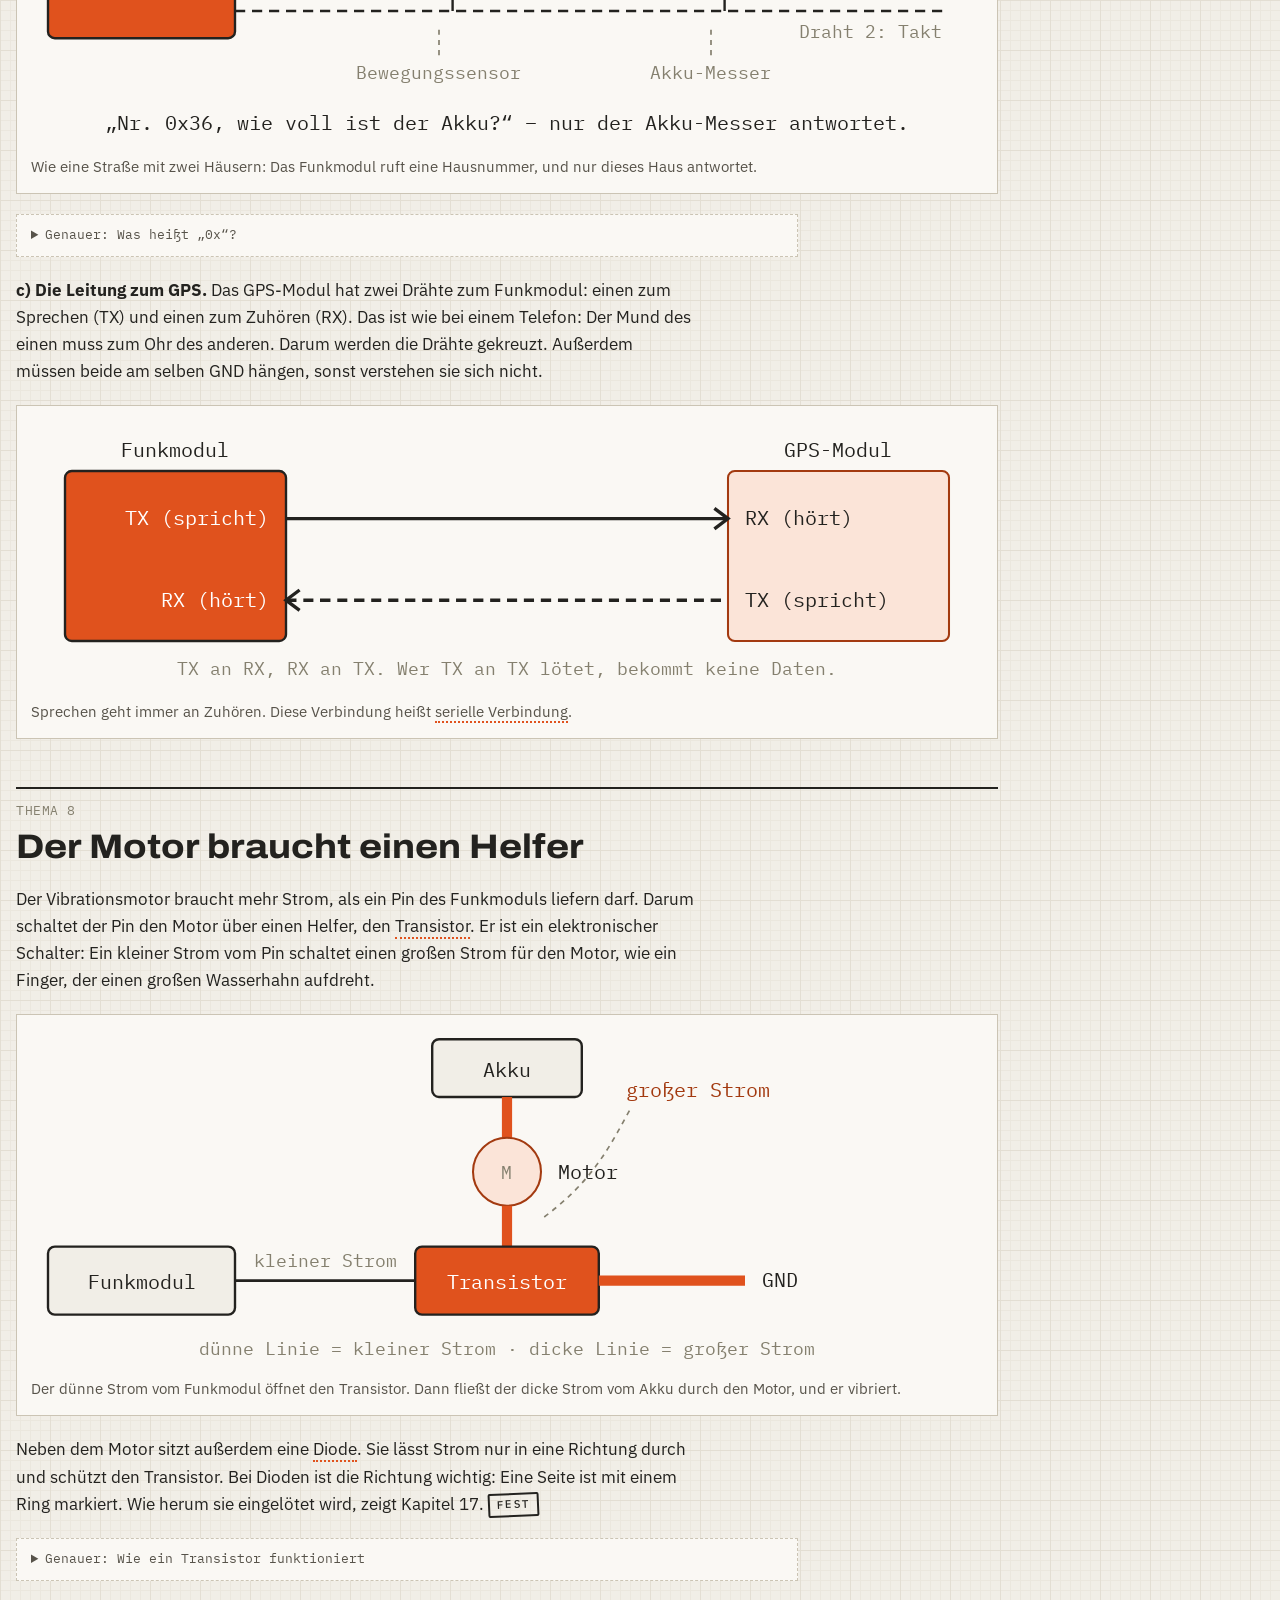
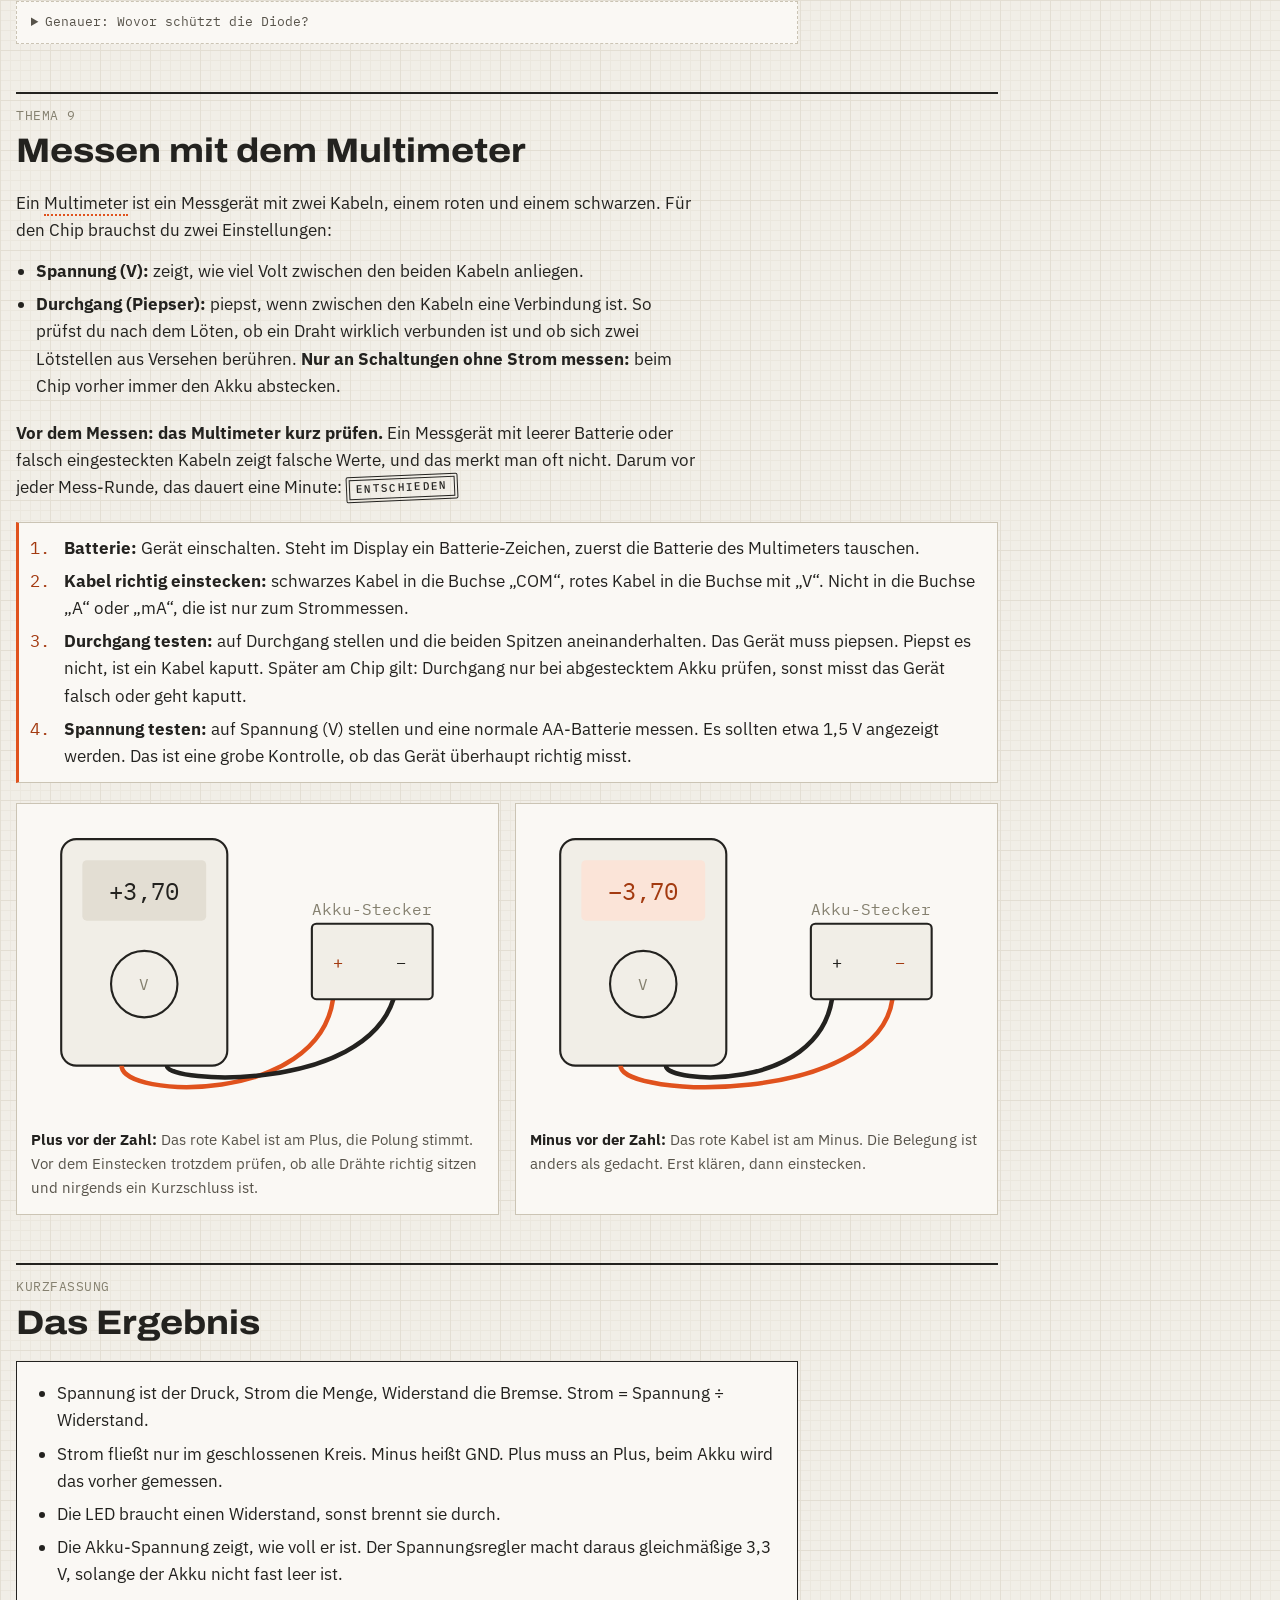
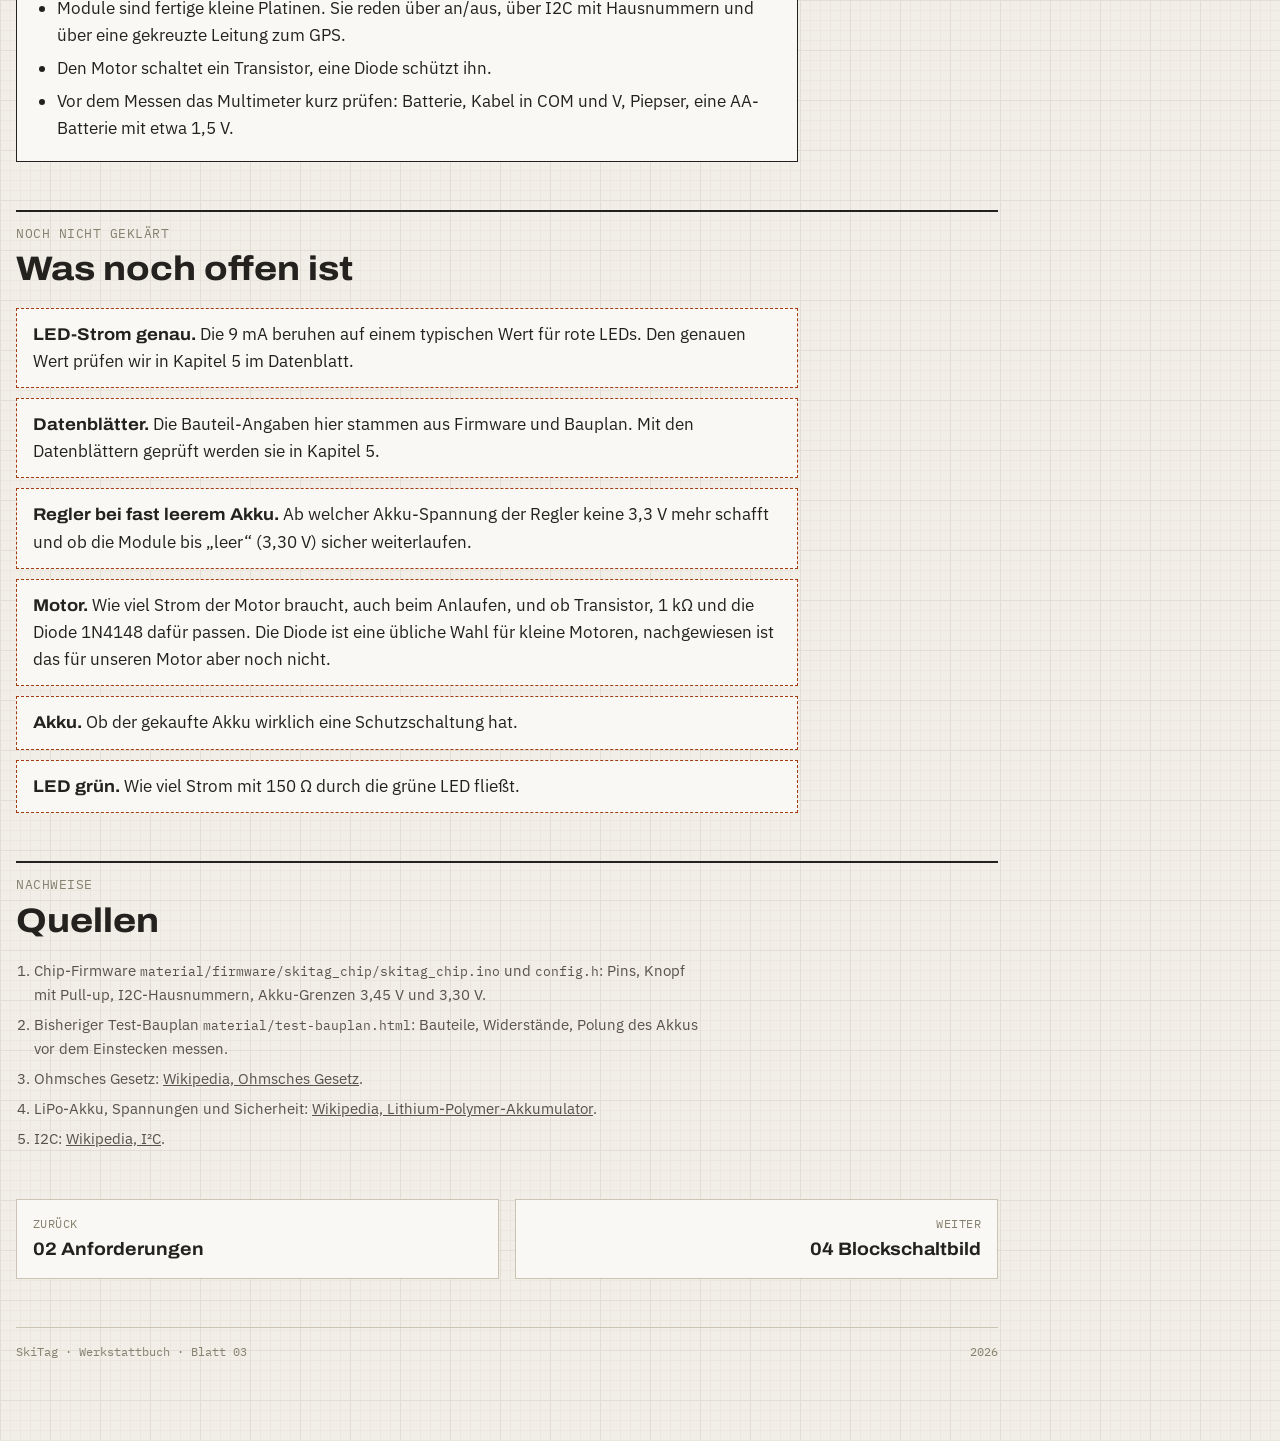
<file: docs/kapitel-03.html>
<!doctype html>
<html lang="de">
<meta charset="utf-8">
<meta name="viewport" content="width=device-width, initial-scale=1, viewport-fit=cover">
<title>Kapitel 3 · Elektronik-Wissen für den Chip · SkiTag Werkstattbuch</title>
<link rel="preconnect" href="https://fonts.googleapis.com">
<link rel="preconnect" href="https://fonts.gstatic.com" crossorigin>
<link rel="stylesheet" href="https://fonts.googleapis.com/css2?family=Archivo:wdth,wght@100..125,500..800&family=IBM+Plex+Mono:wght@400;500&family=IBM+Plex+Sans:wght@400;500;600&display=swap">
<link rel="stylesheet" href="werkbank.css">
<script src="thema.js"></script>
<script src="sprung.js" defer></script>

<div class="blatt">

  <div class="kopf">
    <div class="leiste">
      <a class="marke mono" href="index.html">
        <svg width="22" height="22" viewBox="0 0 22 22" aria-hidden="true"><rect x="1" y="1" width="20" height="20" rx="5" fill="var(--signal)"/><circle cx="11" cy="11" r="4.5" fill="none" stroke="#fff" stroke-width="2"/></svg>
        SkiTag · Hardware-Buch
      </a>
      <button class="thema mono" type="button" hidden></button>
    </div>
    <div class="schriftfeld" aria-label="Angaben zu diesem Blatt">
      <div>Blatt</div><div>03 · Elektronik-Wissen</div>
      <div>Bereich</div><div>Grundlagen</div>
      <div>Verfasser</div><div>Maximilian Joszt</div>
      <div>Stand</div><div>05.11.2026</div>
    </div>
  </div>

  <div class="kap-titel">
    <div>
      <p class="kap-nr">KAP. 03 · GRUNDLAGEN</p>
      <h1>Elektronik-Wissen für den Chip</h1>
      <p class="einstieg">Du musst kein Elektroniker werden. Hier steht nur, was du für den SkiTag-Chip brauchst. Jedes Thema hat ein Bild und ein Beispiel aus dem Chip.</p>
      <p class="lesezeit mono">Schwierigere Details stecken in grauen Kästen „Genauer“. Die kannst du beim ersten Lesen überspringen.</p>
    </div>

    <figure class="zeichnung">
      <svg viewBox="0 0 460 400" role="img" aria-labelledby="zt zd">
        <title id="zt">Explosionszeichnung des Chips, Elektronik hervorgehoben</title>
        <desc id="zd">Die Schichten des Chips von oben nach unten. Orange sind die Platine mit den Modulen, Lade-Modul und Motor sowie der Akku, also die Elektronik, um die es in diesem Kapitel geht.</desc>
        <line class="z-hilfe" x1="150" y1="18" x2="150" y2="372"/>
        <g class="z-blass">
          <rect class="z-modul" x="122" y="26" width="56" height="10" rx="5"/>
          <rect class="z-flaeche" x="136" y="14" width="28" height="16" rx="4"/>
          <path class="z-linie" d="M182 22 H 300"/>
          <text class="z-nr" x="306" y="18">KAP. 11</text>
          <text class="z-text" x="306" y="31">Knopf und Kragen</text>
          <path class="z-flaeche" d="M48 66 H252 a10 10 0 0 1 10 10 V82 H38 V76 a10 10 0 0 1 10 -10 Z"/>
          <rect class="z-flaeche" x="134" y="58" width="16" height="10" rx="2"/>
          <circle cx="210" cy="74" r="4" fill="var(--tinte-3)"/>
          <path class="z-linie" d="M262 74 H 300"/>
          <text class="z-nr" x="306" y="70">KAP. 12, 15</text>
          <text class="z-text" x="306" y="83">Deckel mit LED</text>
        </g>
        <rect class="z-signal" x="56" y="118" width="188" height="8" rx="1"/>
        <rect class="z-weich" x="66" y="104" width="54" height="14"/>
        <rect class="z-weich" x="130" y="98" width="46" height="20"/>
        <rect class="z-weich" x="186" y="108" width="22" height="10"/>
        <rect class="z-weich" x="214" y="108" width="22" height="10"/>
        <text class="z-klein" x="70" y="114" style="fill:var(--signal-tinte)">RAK</text>
        <text class="z-klein" x="140" y="112" style="fill:var(--signal-tinte)">GPS</text>
        <path class="z-linie" d="M244 116 H 300"/>
        <text class="z-nr aktiv" x="306" y="112">KAP. 4–8</text>
        <text class="z-text" x="306" y="125">Platine mit Modulen</text>
        <rect class="z-weich" x="70" y="160" width="40" height="12"/>
        <rect class="z-weich" x="196" y="158" width="38" height="14" rx="7"/>
        <path class="z-linie" d="M234 165 H 300"/>
        <text class="z-nr aktiv" x="306" y="161">KAP. 10, 12</text>
        <text class="z-text" x="306" y="174">Lade-Modul, Motor</text>
        <rect class="z-signal" x="62" y="204" width="176" height="18" rx="3"/>
        <text x="122" y="217" style="font-family:var(--mono);font-size:10.5px;fill:#fff">LiPo 1000 mAh</text>
        <path class="z-linie" d="M238 213 H 300"/>
        <text class="z-nr aktiv" x="306" y="209">KAP. 9</text>
        <text class="z-text" x="306" y="222">Akku</text>
        <g class="z-blass">
          <rect class="z-flaeche" x="78" y="254" width="144" height="10" rx="2"/>
          <ellipse cx="150" cy="259" rx="44" ry="3" fill="none" stroke="var(--tinte-3)" stroke-width="1.2"/>
          <path class="z-linie" d="M222 259 H 300"/>
          <text class="z-nr" x="306" y="255">KAP. 10</text>
          <text class="z-text" x="306" y="268">Qi-Empfänger</text>
          <path class="z-flaeche" d="M38 296 H262 V330 a12 12 0 0 1 -12 12 H50 a12 12 0 0 1 -12 -12 Z"/>
          <path class="z-linie" d="M262 318 H 300"/>
          <text class="z-nr" x="306" y="314">KAP. 15</text>
          <text class="z-text" x="306" y="327">Unterteil und Hülle</text>
        </g>
        <path class="z-hilfe" d="M38 372 H262"/>
        <path class="z-linie" d="M38 366 V378 M262 366 V378"/>
        <text class="z-klein" x="118" y="392">100 mm mit Hülle</text>
      </svg>
      <figcaption><span>Orange: die Elektronik im Chip</span><span>nicht maßstäblich</span></figcaption>
    </figure>
  </div>

  <section class="abschnitt" aria-labelledby="h-weg">
    <header>
      <span class="mono">ÜBERSICHT</span>
      <h2 id="h-weg">Was du hier lernst</h2>
    </header>
    <ol class="wegweiser">
      <li><a href="#t1"><span class="mono">1</span><span>Strom ist wie Wasser</span></a></li>
      <li><a href="#t2"><span class="mono">2</span><span>Strom fließt nur im Kreis</span></a></li>
      <li><a href="#t3"><span class="mono">3</span><span>Warum die LED einen Widerstand braucht</span></a></li>
      <li><a href="#t4"><span class="mono">4</span><span>Der Akku</span></a></li>
      <li><a href="#t5"><span class="mono">5</span><span>Der Spannungsregler</span></a></li>
      <li><a href="#t6"><span class="mono">6</span><span>Module und Platine</span></a></li>
      <li><a href="#t7"><span class="mono">7</span><span>Wie die Teile miteinander reden</span></a></li>
      <li><a href="#t8"><span class="mono">8</span><span>Der Motor braucht einen Helfer</span></a></li>
      <li><a href="#t9"><span class="mono">9</span><span>Messen mit dem Multimeter</span></a></li>
    </ol>
  </section>

  <!-- 1 Wasser -->
  <section class="abschnitt" id="t1" aria-labelledby="h-t1">
    <header>
      <span class="mono">THEMA 1</span>
      <h2 id="h-t1">Strom ist wie Wasser</h2>
    </header>
    <div class="text">
      <p>Elektrizität kann man nicht sehen. Darum hilft ein Vergleich mit Wasser in einer Leitung:</p>
    </div>
    <div class="bilder">
      <figure class="bild">
        <svg viewBox="0 0 300 190" role="img" aria-labelledby="w1t">
          <title id="w1t">Wasserleitung: Ein hoher Tank drückt Wasser durch ein Rohr mit einer Engstelle zu einem Wasserrad.</title>
          <rect class="z-flaeche" x="14" y="20" width="56" height="120" rx="3"/>
          <rect class="z-weich" x="16" y="48" width="52" height="90"/>
          <text class="z-klein" x="42" y="38" text-anchor="middle">Tank</text>
          <path class="z-linie" d="M70 128 H 120 M70 140 H 120"/>
          <path class="z-linie" d="M120 128 L136 132 H160 L176 128 H 214 M120 140 L136 136 H160 L176 140 H 214"/>
          <circle class="z-flaeche" cx="236" cy="134" r="20"/>
          <path class="z-linie" d="M236 114 V154 M216 134 H256 M222 120 L250 148 M250 120 L222 148"/>
          <path d="M84 162 h28" stroke="var(--signal)" stroke-width="2.5" fill="none"/>
          <path d="M106 157 l8 5 -8 5" stroke="var(--signal)" stroke-width="2.5" fill="none"/>
          <text class="z-text" x="42" y="178" text-anchor="middle">Druck</text>
          <text class="z-text" x="100" y="184" text-anchor="middle" style="fill:var(--signal-tinte)">fließt</text>
          <text class="z-text" x="148" y="118" text-anchor="middle">Engstelle</text>
          <text class="z-text" x="236" y="178" text-anchor="middle">Wasserrad</text>
        </svg>
        <figcaption><strong>Wasser:</strong> Der hohe Tank drückt. Das Wasser fließt durchs Rohr. Die Engstelle bremst es. Das Wasserrad dreht sich.</figcaption>
      </figure>
      <figure class="bild">
        <svg viewBox="0 0 300 190" role="img" aria-labelledby="w2t">
          <title id="w2t">Stromkreis: Ein Akku drückt Strom durch einen Widerstand zu einer LED.</title>
          <rect class="z-flaeche" x="14" y="60" width="56" height="80" rx="4"/>
          <rect class="z-signal" x="32" y="52" width="20" height="8" rx="1"/>
          <text class="z-text" x="42" y="96" text-anchor="middle">Akku</text>
          <text class="z-klein" x="42" y="112" text-anchor="middle">3,7 V</text>
          <path class="z-linie" d="M42 52 V 30 H 120"/>
          <rect class="z-flaeche" x="120" y="22" width="56" height="16" rx="2"/>
          <path class="z-linie" d="M176 30 H 236 V 110"/>
          <path class="z-signal" d="M224 110 H248 L236 130 Z"/>
          <path class="z-linie" d="M224 130 H248 M236 130 V 170 H 42 V 140"/>
          <path d="M252 104 l10 -8 M256 114 l10 -8" stroke="var(--signal)" stroke-width="2" fill="none"/>
          <path d="M84 158 h28" stroke="var(--signal)" stroke-width="2.5" fill="none"/>
          <path d="M92 153 l-8 5 8 5" stroke="var(--signal)" stroke-width="2.5" fill="none"/>
          <text class="z-text" x="148" y="58" text-anchor="middle">Widerstand</text>
          <text class="z-text" x="256" y="140">LED</text>
          <text class="z-text" x="100" y="184" text-anchor="middle" style="fill:var(--signal-tinte)">Strom fließt</text>
        </svg>
        <figcaption><strong>Strom:</strong> Der Akku drückt. Der Strom fließt durch die Drähte. Der Widerstand bremst ihn. Die LED leuchtet.</figcaption>
      </figure>
    </div>
    <table class="tabelle">
      <thead><tr><th>Wasser</th><th>Elektrik</th><th>Einheit</th></tr></thead>
      <tbody>
        <tr><th>Druck</th><td data-label="ELEKTRIK"><span class="wort">Spannung</span></td><td data-label="EINHEIT">Volt (V). Der Akku im Chip hat im Durchschnitt etwa 3,7 V.</td></tr>
        <tr><th>wie viel fließt</th><td data-label="ELEKTRIK"><span class="wort">Strom</span></td><td data-label="EINHEIT">Milliampere (mA). Durch die LED fließen etwa 9 mA.</td></tr>
        <tr><th>Engstelle</th><td data-label="ELEKTRIK"><span class="wort">Widerstand</span></td><td data-label="EINHEIT">Ohm (Ω). Vor der LED sitzen 150 Ω.</td></tr>
      </tbody>
    </table>
    <div class="merke">
      <span class="mono">MERKEN</span>
      <p>Bei gleichem Widerstand: mehr Spannung, mehr Strom. Bei gleicher Spannung: mehr Widerstand, weniger Strom.</p>
    </div>
  </section>

  <!-- 2 Kreis -->
  <section class="abschnitt" id="t2" aria-labelledby="h-t2">
    <header>
      <span class="mono">THEMA 2</span>
      <h2 id="h-t2">Strom fließt nur im Kreis</h2>
    </header>
    <div class="text">
      <p>Strom fließt vom Plus des Akkus durch das Bauteil und zurück zum Minus. Ist der Kreis irgendwo unterbrochen, fließt nichts. Beim Bauen passiert das oft durch eine schlechte Lötstelle. <span class="stempel s-fest">Fest</span></p>
    </div>
    <div class="bilder">
      <figure class="bild">
        <svg viewBox="0 0 260 150" role="img" aria-labelledby="k1t">
          <title id="k1t">Geschlossener Kreis: Die LED leuchtet.</title>
          <rect class="z-flaeche" x="16" y="50" width="44" height="60" rx="4"/>
          <text class="z-text" x="38" y="76" text-anchor="middle">+</text>
          <text class="z-text" x="38" y="98" text-anchor="middle">−</text>
          <path class="z-linie" d="M60 66 H 120 V 30 H 200 V 62"/>
          <path class="z-signal" d="M188 62 H212 L200 80 Z"/>
          <path class="z-linie" d="M188 80 H212 M200 80 V 120 H 120 V 94 H 60"/>
          <path d="M216 56 l10 -8 M220 66 l10 -8" stroke="var(--signal)" stroke-width="2" fill="none"/>
          <text class="z-text" x="130" y="142" text-anchor="middle">LED leuchtet</text>
        </svg>
        <figcaption><strong>Geschlossen:</strong> Der Strom kommt rundherum. Die LED leuchtet.</figcaption>
      </figure>
      <figure class="bild">
        <svg viewBox="0 0 260 150" role="img" aria-labelledby="k2t">
          <title id="k2t">Offener Kreis: Eine Lücke im Draht, die LED bleibt aus.</title>
          <rect class="z-flaeche" x="16" y="50" width="44" height="60" rx="4"/>
          <text class="z-text" x="38" y="76" text-anchor="middle">+</text>
          <text class="z-text" x="38" y="98" text-anchor="middle">−</text>
          <path class="z-linie" d="M60 66 H 120 V 30 H 146 M166 30 H 200 V 62"/>
          <circle cx="156" cy="30" r="12" fill="none" stroke="var(--signal)" stroke-width="2" stroke-dasharray="3 3"/>
          <path class="z-flaeche" d="M188 62 H212 L200 80 Z"/>
          <path class="z-linie" d="M188 80 H212 M200 80 V 120 H 120 V 94 H 60"/>
          <text class="z-klein" x="156" y="14" text-anchor="middle" style="fill:var(--signal-tinte)">Lücke</text>
          <text class="z-text" x="130" y="142" text-anchor="middle">LED bleibt aus</text>
        </svg>
        <figcaption><strong>Offen:</strong> Eine Lücke, zum Beispiel eine schlechte Lötstelle. Kein Strom, die LED bleibt aus.</figcaption>
      </figure>
    </div>
    <div class="text">
      <p><strong>GND:</strong> Den Minus-Anschluss nennt man in der Elektronik <span class="wort">GND</span> (englisch „Ground“, sprich „Graund“). Alle Teile im Chip hängen am selben GND, wie Häuser an einem gemeinsamen Abfluss. Fehlt bei einem Modul der GND-Draht, funktioniert es nicht.</p>
      <p><strong>Wohin führt GND?</strong> GND ist kein Ort, an dem der Strom verschwindet. Es ist der Rückweg zum Minus des Akkus. Der Akku drückt den Strom am Plus hinaus, er fließt durch die Teile und über GND zurück zum Akku. In echt ist GND auf der Platine ein durchgehender Kupferstreifen, die GND-Leiste. Von jedem Modul führt ein Draht dorthin (Kapitel 8).</p>
      <p><strong>Polung:</strong> Plus muss an Plus, Minus an Minus. Falsch herum gehen viele Teile sofort kaputt. Beim Akku ist das besonders wichtig, denn bei gleichen Steckern sind Plus und Minus nicht immer gleich belegt. Darum messen wir jeden Akku, bevor wir ihn einstecken (Thema 9). <span class="stempel s-entschieden">Entschieden</span></p>
    </div>
  </section>

  <!-- 3 LED -->
  <section class="abschnitt" id="t3" aria-labelledby="h-t3">
    <header>
      <span class="mono">THEMA 3</span>
      <h2 id="h-t3">Warum die LED einen Widerstand braucht</h2>
    </header>
    <div class="text">
      <p>Eine LED bremst den Strom selbst fast gar nicht. Ohne Bremse fließt zu viel Strom, und sie brennt durch. Der Widerstand davor ist die Bremse.</p>
    </div>
    <div class="bilder">
      <figure class="bild">
        <svg viewBox="0 0 260 120" role="img" aria-labelledby="l1t">
          <title id="l1t">Ohne Widerstand: zu viel Strom, die LED brennt durch.</title>
          <text class="z-text" x="20" y="64">3,3 V</text>
          <path class="z-linie" d="M60 60 H 150"/>
          <path class="z-flaeche" d="M150 46 V74 L176 60 Z"/>
          <path class="z-linie" d="M176 46 V74 M176 60 H 220"/>
          <text class="z-text" x="224" y="64">GND</text>
          <path d="M150 30 l8 10 l-6 2 l8 12" stroke="var(--signal)" stroke-width="2.5" fill="none"/>
          <path d="M176 28 l-4 12 l6 0 l-4 12" stroke="var(--signal)" stroke-width="2.5" fill="none"/>
          <text class="z-text" x="130" y="106" text-anchor="middle" style="fill:var(--signal-tinte)">zu viel Strom: kaputt</text>
        </svg>
        <figcaption><strong>Ohne Widerstand:</strong> Die LED leuchtet kurz sehr hell und ist dann kaputt.</figcaption>
      </figure>
      <figure class="bild">
        <svg viewBox="0 0 260 120" role="img" aria-labelledby="l2t">
          <title id="l2t">Mit Widerstand: passender Strom, die LED leuchtet.</title>
          <text class="z-text" x="6" y="64">3,3 V</text>
          <path class="z-linie" d="M44 60 H 64"/>
          <rect class="z-flaeche" x="64" y="50" width="54" height="20" rx="2"/>
          <text class="z-klein" x="91" y="64" text-anchor="middle">150 Ω</text>
          <path class="z-linie" d="M118 60 H 150"/>
          <path class="z-signal" d="M150 46 V74 L176 60 Z"/>
          <path class="z-linie" d="M176 46 V74 M176 60 H 220"/>
          <text class="z-text" x="224" y="64">GND</text>
          <path d="M158 38 l10 -10 M168 44 l10 -10" stroke="var(--signal)" stroke-width="2" fill="none"/>
          <text class="z-text" x="130" y="106" text-anchor="middle">etwa 9 mA: leuchtet</text>
        </svg>
        <figcaption><strong>Mit Widerstand:</strong> Es fließt gerade so viel Strom, dass die LED gut leuchtet.</figcaption>
      </figure>
    </div>
    <div class="text">
      <p>Wie viel Strom fließt, rechnet man mit einer einzigen Formel aus. Sie heißt Ohmsches Gesetz und ist die einzige Formel, die du für den Chip brauchst: <span class="stempel s-fest">Fest</span></p>
    </div>
    <div class="merke">
      <span class="mono">FORMEL</span>
      <p>Strom = Spannung ÷ Widerstand</p>
    </div>
    <div class="text">
      <p><strong>Ergebnis:</strong> Durch die rote LED fließen etwa 9 mA. Das reicht, damit man sie gut sieht, und schadet nichts. <span class="stempel s-geschaetzt">Geschätzt</span></p>
    </div>
    <ol class="rechnung">
      <li>Der Funkchip gibt 3,3 V auf die LED, wenn sie leuchten soll.</li>
      <li>Die rote LED „schluckt“ selbst etwa 2 V. Das ist ein typischer Wert für rote LEDs.</li>
      <li>Für den Widerstand bleibt der Rest: 3,3 V − 2 V = 1,3 V.</li>
      <li>Jetzt die Formel: Strom = 1,3 V ÷ 150 Ω = 0,0087 A.</li>
      <li>0,0087 A sind 8,7 mA, also etwa 9 mA.</li>
    </ol>
    <details class="genauer">
      <summary>Genauer: Warum nur „geschätzt“?</summary>
      <p>Die 2 V sind ein typischer Wert für rote LEDs. Unsere LED kann etwas abweichen. Den genauen Wert lesen wir in Kapitel 5 im Datenblatt nach. Die grüne Farbe der LED ist genauso angeschlossen, nur an einem anderen Pin. Grüne LEDs „schlucken“ meist etwas mehr Spannung als rote. Mit demselben Widerstand fließt durch Grün darum etwas weniger Strom. Auch das prüfen wir in Kapitel 5.</p>
    </details>
    <details class="genauer">
      <summary>Genauer: Warum bei viel Strom Spannung verloren geht</summary>
      <p><strong>Spannung ist der Druck.</strong> Der Akku macht zum Beispiel 4 V Druck. Auf dem Weg durch Kabel und Akku geht ein kleines Stück davon verloren, weil auch sie den Strom ein bisschen bremsen. Sie haben einen kleinen Widerstand, wie ein langer, dünner Strohhalm.</p>
      <p><strong>Je mehr Strom fließt, desto mehr Druck geht unterwegs verloren.</strong> Das ist wieder das Ohmsche Gesetz, nur umgestellt: Verlust = Widerstand × Strom. Wie beim Gartenschlauch: Dreht man den Hahn weiter auf, kommt am Ende des Schlauchs weniger Druck an.</p>
      <p>Ein Beispiel: Haben Akku und Kabel zusammen 0,5 Ω, gehen beim Senden (etwa 90 mA) 0,5 Ω × 0,09 A = 0,045 V verloren. Von 4 V kommen am Ende also etwa 3,95 V an. Bei uns ist der Verlust winzig. Die 0,5 Ω sind nur ein Beispiel, den echten Wert messen wir beim Bauen. <span class="stempel s-geschaetzt">Geschätzt</span></p>
      <p>In der Kälte bremst ein Akku stärker. Dann geht bei gleich viel Strom mehr Druck verloren. Darum geht es in Kapitel 9.</p>
    </details>
    <details class="genauer">
      <summary>Genauer: Hintereinander und nebeneinander (Reihe und parallel)</summary>
      <p><strong>Jeder Weg geht von Plus zu GND und verliert dabei die ganze Spannung.</strong> Wie beim Skifahren: Von der Bergstation ins Tal gibt es verschiedene Pisten. Eine ist durchgehend steil, eine hat erst einen flachen Teil und dann einen steilen Hang. Egal welche du fährst, unten hast du die gleichen Höhenmeter verloren, weil Start und Ziel gleich sind. Nur die Aufteilung unterwegs ist anders.</p>
      <p><strong>Hintereinander (in Reihe):</strong> Ein einziger Weg mit mehreren Teilen nacheinander, wie unsere LED mit Widerstand. Die Teile teilen sich die Spannung. Bei der roten LED: 1,3 V am Widerstand und 2 V an der LED sind zusammen genau die 3,3 V vom Funkchip. Der Strom ist dabei überall gleich groß. Wasser kann ja unterwegs nicht verschwinden: Was vorne in den Schlauch hineingeht, kommt hinten auch heraus. Am Widerstand fällt also der Druck, aber der Strom bleibt gleich.</p>
      <p><strong>Nebeneinander (parallel):</strong> Der Weg teilt sich in mehrere Äste. Jeder Ast bekommt die volle Spannung, weil alle am selben Plus anfangen und am selben GND enden. Der Strom teilt sich dagegen auf, und die Ströme der Äste zählen zusammen. Bei unserem Chip hängen alle Module nebeneinander an den 3,3 V vom Regler. Jedes Modul bekommt 3,3 V. Braucht zum Beispiel das GPS 41 mA und das Funkmodul 6 mA, muss der Regler zusammen 47 mA liefern. <span class="stempel s-fest">Fest</span></p>
      <div class="merke">
        <span class="mono">MERKE</span>
        <p>Hintereinander: gleicher Strom, die Spannung teilt sich. Nebeneinander: gleiche Spannung, der Strom teilt sich.</p>
      </div>
      <p>In der Schule heißen diese zwei Regeln Maschenregel und Knotenregel (nach Kirchhoff). Die Maschenregel ist das mit den Pisten: Auf jedem Weg von Plus nach GND wird die ganze Spannung aufgebraucht. Die Knotenregel sagt: Wo sich ein Draht teilt, geht kein Strom verloren. Was hineinfließt, fließt auf den Ästen zusammen wieder hinaus.</p>
    </details>
  </section>

  <!-- 4 Akku -->
  <section class="abschnitt" id="t4" aria-labelledby="h-t4">
    <header>
      <span class="mono">THEMA 4</span>
      <h2 id="h-t4">Der Akku</h2>
    </header>
    <div class="text">
      <p>Im Chip steckt ein <span class="wort">LiPo-Akku</span>, wie in vielen Handys. An seiner Spannung sieht man ungefähr, wie voll er ist, ähnlich wie bei einer Tankanzeige im Auto. Genau ist das nicht. Darum hat der Chip zusätzlich einen eigenen Akku-Messer (Thema 6). Wie genau der misst, erklärt Kapitel 5. <span class="stempel s-fest">Fest</span></p>
    </div>
    <div class="bilder">
      <figure class="bild">
        <svg viewBox="0 0 300 200" role="img" aria-labelledby="a1t">
          <title id="a1t">Tankanzeige des Akkus: voll bei 4,2 Volt, fast leer unter 3,45 Volt, leer unter 3,30 Volt.</title>
          <rect class="z-flaeche" x="30" y="16" width="60" height="170" rx="6"/>
          <rect class="z-linie" x="48" y="8" width="24" height="8" rx="2"/>
          <rect x="36" y="22" width="48" height="110" rx="2" style="fill:var(--raster)"/>
          <rect x="36" y="132" width="48" height="26" style="fill:var(--signal-flaeche)"/>
          <rect class="z-signal" x="36" y="158" width="48" height="22" rx="2" style="stroke:none"/>
          <path class="z-hilfe" d="M90 26 H 130 M90 132 H 130 M90 158 H 130"/>
          <text class="z-text" x="136" y="30">4,2 V · voll</text>
          <text class="z-text" x="136" y="80">ca. 3,7 V · normal</text>
          <text class="z-text" x="136" y="136">3,45 V · fast leer</text>
          <text class="z-text" x="136" y="162" style="fill:var(--signal-tinte)">3,30 V · leer</text>
        </svg>
        <figcaption>Je leerer der Akku, desto niedriger die Spannung. Bei 3,45 V leuchtet der Chip rot, bei 3,30 V blinkt er alle 2 Sekunden rot.</figcaption>
      </figure>
      <figure class="bild">
        <svg viewBox="0 0 300 200" role="img" aria-labelledby="a2t">
          <title id="a2t">1000 Milliamperestunden: 100 Milliampere für 10 Stunden oder 200 Milliampere für 5 Stunden.</title>
          <text class="z-text" x="10" y="30">Akku mit 1000 mAh reicht für …</text>
          <rect class="z-weich" x="10" y="52" width="270" height="34" rx="2"/>
          <text class="z-text" x="20" y="74">100 mA  →  10 Stunden</text>
          <rect class="z-signal" x="10" y="104" width="135" height="34" rx="2"/>
          <text x="20" y="126" style="font-family:var(--mono);font-size:11.5px;fill:#fff">200 mA → 5 h</text>
          <text class="z-klein" x="10" y="170">doppelt so viel Strom = halb so lang</text>
        </svg>
        <figcaption><strong>mAh</strong> heißt Milliampere-Stunden. 1000 mAh sind zum Beispiel 100 mA für 10 Stunden. Wie viel der Chip wirklich braucht, steht in Kapitel 9.</figcaption>
      </figure>
    </div>
    <div class="merke">
      <span class="mono">VORSICHT</span>
      <p>Ein LiPo-Akku kann heiß werden und brennen, wenn Plus und Minus direkt verbunden werden oder wenn er beschädigt wird. Nie knicken, nie anstechen, nie bei eingestecktem Akku löten.</p>
    </div>
    <details class="genauer">
      <summary>Genauer: Schutzschaltung und Kurzschluss</summary>
      <p>Werden Plus und Minus direkt verbunden, nennt man das <span class="wort">Kurzschluss</span>. Dann fließt sehr viel Strom. Wir verwenden einen Akku mit eingebauter Schutzschaltung, die in so einem Fall abschaltet. Nicht jeder LiPo-Akku hat eine. Beim Kauf muss sie in der Beschreibung stehen, das prüfen wir in Kapitel 5. Verlassen sollte man sich darauf trotzdem nicht. <span class="stempel s-fest">Fest</span></p>
      <p>Die Grenzen 3,45 V und 3,30 V sind in der Firmware eingestellt. <span class="stempel s-entschieden">Entschieden</span></p>
    </details>
  </section>

  <!-- 5 Regler -->
  <section class="abschnitt" id="t5" aria-labelledby="h-t5">
    <header>
      <span class="mono">THEMA 5</span>
      <h2 id="h-t5">Der Spannungsregler</h2>
    </header>
    <div class="text">
      <p>Die Spannung des Akkus sinkt im Lauf des Tages von 4,2 V langsam ab. Die Module im Chip wollen aber gleichmäßige 3,3 V. Der <span class="wort">Spannungsregler</span> sorgt dafür: Er macht aus der höheren Akku-Spannung stabile 3,3 V.</p>
    </div>
    <figure class="bild">
      <svg viewBox="0 0 560 150" role="img" aria-labelledby="r1t">
        <title id="r1t">Spannungsregler: Links sinkt die Akku-Spannung von 4,2 auf 3,3 Volt, rechts kommen immer 3,3 Volt heraus.</title>
        <path class="z-hilfe" d="M20 120 H 200"/>
        <path d="M20 34 C 70 44, 120 70, 200 96" stroke="var(--signal)" stroke-width="3" fill="none"/>
        <text class="z-klein" x="20" y="24">4,2 V</text>
        <text class="z-klein" x="168" y="114">3,3 V</text>
        <text class="z-text" x="110" y="142" text-anchor="middle">Akku: wird weniger</text>
        <path class="z-linie" d="M206 80 H 236"/>
        <path class="z-linie" d="M228 74 L238 80 L228 86"/>
        <rect class="z-signal" x="242" y="54" width="92" height="52" rx="4"/>
        <text x="288" y="85" text-anchor="middle" style="font-family:var(--mono);font-size:13px;fill:#fff">Regler</text>
        <path class="z-linie" d="M340 80 H 370"/>
        <path class="z-linie" d="M362 74 L372 80 L362 86"/>
        <path class="z-hilfe" d="M380 120 H 540"/>
        <path d="M380 80 H 540" stroke="var(--tinte)" stroke-width="3" fill="none"/>
        <text class="z-klein" x="380" y="70">3,3 V</text>
        <text class="z-text" x="460" y="142" text-anchor="middle">Module: gleichmäßig</text>
      </svg>
      <figcaption>Wie ein Druckminderer an einer Gasflasche: Solange genug in der Flasche ist, kommt hinten immer der gleiche Druck heraus.</figcaption>
    </figure>
    <div class="merke">
      <span class="mono">WICHTIG</span>
      <p>Der Regler kann die Spannung nur senken, nicht erhöhen. Er braucht am Eingang immer etwas mehr, als er ausgibt. Ist der Akku fast leer, kommen deshalb etwas weniger als 3,3 V heraus.</p>
    </div>
    <div class="text">
      <p>Ob die Module dann noch sicher arbeiten, prüfen wir in Kapitel 5 mit den Datenblättern. <span class="stempel s-fest">Fest</span></p>
    </div>
    <details class="genauer">
      <summary>Genauer: welcher Regler?</summary>
      <p>Unser Regler heißt MCP1700-3302E. Die „33“ im Namen steht für 3,3 V. Neben ihm sitzen laut Bauplan zwei kleine Kondensatoren mit je 1 µF, einer am Eingang und einer am Ausgang. Sie helfen, die Spannung ruhig zu halten. Einen zu schwachen Akku können sie nicht ersetzen. Ob Größe und Art der Kondensatoren zum Regler passen, prüfen wir in Kapitel 5 im Datenblatt. <span class="stempel s-entschieden">Entschieden</span></p>
    </details>
    <details class="genauer">
      <summary>Genauer: Wie ein Kondensator funktioniert</summary>
      <p><strong>Ein kleiner Zwischenspeicher.</strong> Innen liegen zwei Metallflächen ganz nah beieinander, aber sie berühren sich nicht. Legt man Spannung an, sammeln sich auf der einen Fläche Elektronen, auf der anderen fehlen welche. So hält der Kondensator selbst eine Spannung, wie ein kleines Wasserbecken, das hoch oben hängt.</p>
      <p><strong>Wozu wir ihn brauchen.</strong> Wenn das Funkmodul zu senden anfängt, braucht es in einem Augenblick fast 20-mal so viel Strom wie vorher. Der Regler braucht einen winzigen Moment, bis er nachkommt. In diesem Moment würde die Spannung kurz einbrechen. Der Kondensator sitzt direkt daneben, wie ein voller Eimer neben dem Wasserhahn, und gibt sofort seinen Vorrat ab. Sobald der Regler nachgekommen ist, füllt er den Kondensator wieder auf.</p>
      <p><strong>Wie viel er speichert.</strong> Sehr wenig. 1 µF reicht nur für Millionstel Sekunden. Genau so lange braucht der Regler zum Nachregeln. Den Akku kann ein Kondensator nicht ersetzen.</p>
      <p><strong>In echt.</strong> Ein kleines Bauteil mit zwei Beinchen, oft gelb oder blau. Unsere Kondensatoren (Keramik, 1 µF) haben kein Plus und Minus, man kann sie nicht falsch herum einbauen. Aufgedruckt ist meist „105“: 10 mit 5 Nullen, also 1 000 000 Pikofarad = 1 µF.</p>
    </details>
  </section>

  <!-- 6 Module -->
  <section class="abschnitt" id="t6" aria-labelledby="h-t6">
    <header>
      <span class="mono">THEMA 6</span>
      <h2 id="h-t6">Module und Platine</h2>
    </header>
    <div class="text">
      <p>Ein <span class="wort">Modul</span> ist eine kleine fertige Platine. Der eigentliche Chip und alle seine kleinen Helfer sind schon aufgelötet. Wir müssen nur noch Drähte an die Anschlüsse löten. Diese Anschlüsse heißen <span class="wort">Pins</span>. Das ist viel leichter, als winzige Bauteile selbst zu löten.</p>
      <p><strong>Pin-Namen musst du dir nicht merken.</strong> Jeder Pin hat einen kurzen Namen, zum Beispiel „GND“ oder „3,3 V“, am Funkmodul auch Namen wie „PA4“. Das ist nur eine Beschriftung, damit man die Anschlüsse auseinanderhält, wie die Nummern an Steckdosen in einem Verteiler. In der Bauanleitung steht bei jedem Draht genau, von welchem Pin zu welchem Pin er geht.</p>
    </div>
    <div class="bilder">
      <figure class="bild">
        <svg viewBox="0 0 300 190" role="img" aria-labelledby="m1t">
          <title id="m1t">Ein Modul von der Seite: kleine Platine mit Chip oben, unten eine Reihe Metallstifte.</title>
          <rect class="z-weich" x="40" y="60" width="220" height="14" rx="2"/>
          <rect class="z-signal" x="110" y="38" width="70" height="22" rx="2"/>
          <rect class="z-modul" x="70" y="50" width="20" height="10"/>
          <rect class="z-modul" x="200" y="50" width="26" height="10"/>
          <path class="z-linie" d="M60 74 V 120 M84 74 V 120 M108 74 V 120 M132 74 V 120 M156 74 V 120 M180 74 V 120 M204 74 V 120 M228 74 V 120"/>
          <rect class="z-modul" x="52" y="84" width="186" height="8"/>
          <text class="z-text" x="145" y="28" text-anchor="middle">Chip</text>
          <text class="z-text" x="150" y="146" text-anchor="middle">Stiftleiste = die Pins</text>
          <text class="z-klein" x="150" y="166" text-anchor="middle">Abstand 2,54 mm</text>
        </svg>
        <figcaption><strong>Ein Modul von der Seite:</strong> oben der Chip mit Helfern, unten die <span class="wort">Stiftleiste</span>, eine Reihe Metallstifte zum Anlöten.</figcaption>
      </figure>
      <figure class="bild">
        <svg viewBox="0 0 300 190" role="img" aria-labelledby="m2t">
          <title id="m2t">Lochrasterplatte von oben: viele Löcher im Raster, darauf vier Module, mit Drähten verbunden.</title>
          <rect class="z-flaeche" x="10" y="10" width="280" height="170" rx="4"/>
          <g fill="var(--linie)">
            <circle cx="30" cy="30" r="2"/><circle cx="50" cy="30" r="2"/><circle cx="70" cy="30" r="2"/><circle cx="90" cy="30" r="2"/><circle cx="110" cy="30" r="2"/><circle cx="130" cy="30" r="2"/><circle cx="150" cy="30" r="2"/><circle cx="170" cy="30" r="2"/><circle cx="190" cy="30" r="2"/><circle cx="210" cy="30" r="2"/><circle cx="230" cy="30" r="2"/><circle cx="250" cy="30" r="2"/><circle cx="270" cy="30" r="2"/>
            <circle cx="30" cy="160" r="2"/><circle cx="50" cy="160" r="2"/><circle cx="70" cy="160" r="2"/><circle cx="90" cy="160" r="2"/><circle cx="110" cy="160" r="2"/><circle cx="130" cy="160" r="2"/><circle cx="150" cy="160" r="2"/><circle cx="170" cy="160" r="2"/><circle cx="190" cy="160" r="2"/><circle cx="210" cy="160" r="2"/><circle cx="230" cy="160" r="2"/><circle cx="250" cy="160" r="2"/><circle cx="270" cy="160" r="2"/>
          </g>
          <rect class="z-signal" x="24" y="44" width="110" height="52" rx="3"/>
          <text x="79" y="74" text-anchor="middle" style="font-family:var(--mono);font-size:12px;fill:#fff">Funkmodul</text>
          <rect class="z-weich" x="168" y="44" width="100" height="44" rx="3"/>
          <text class="z-text" x="218" y="70" text-anchor="middle">GPS</text>
          <rect class="z-weich" x="40" y="112" width="84" height="36" rx="3"/>
          <text class="z-klein" x="82" y="134" text-anchor="middle">Bewegung</text>
          <rect class="z-weich" x="168" y="108" width="100" height="40" rx="3"/>
          <text class="z-klein" x="218" y="132" text-anchor="middle">Akku-Messer</text>
          <path d="M134 60 H 168 M124 100 V 112 M134 84 C 150 84, 150 120, 168 120" stroke="var(--tinte)" stroke-width="1.6" fill="none"/>
        </svg>
        <figcaption><strong>Die <span class="wort">Lochrasterplatte</span> von oben:</strong> eine Platte mit vielen Löchern. Die Module stecken darauf und werden mit Drähten verbunden.</figcaption>
      </figure>
    </div>
    <div class="text">
      <p>Im Chip stecken diese Module. Jedes stellt Kapitel 5 genau vor:</p>
      <ul>
        <li><strong>Funkmodul:</strong> das „Gehirn“. Es führt das Programm aus und funkt.</li>
        <li><strong>GPS-Modul:</strong> findet heraus, wo der Chip ist.</li>
        <li><strong>Bewegungssensor:</strong> merkt, ob sich der Chip bewegt.</li>
        <li><strong>Akku-Messer:</strong> misst, wie voll der Akku ist.</li>
        <li><strong>Lade-Modul:</strong> lädt den Akku und passt dabei auf ihn auf.</li>
        <li><strong>Qi-Empfänger:</strong> holt die Energie kabellos aus der Ladebox.</li>
      </ul>
    </div>
    <details class="genauer">
      <summary>Genauer: Raster und Größe</summary>
      <p>Die Löcher haben einen Abstand von 2,54 mm. Das ist ein weltweiter Standard, darum passen fast alle Module darauf. Unsere Platte ist 64 × 48 mm groß. Dazu kommen einzelne Teile: Spannungsregler, Knopf, LED, Motor und ein paar Widerstände. <span class="stempel s-entschieden">Entschieden</span></p>
    </details>
  </section>

  <!-- 7 Reden -->
  <section class="abschnitt" id="t7" aria-labelledby="h-t7">
    <header>
      <span class="mono">THEMA 7</span>
      <h2 id="h-t7">Wie die Teile miteinander reden</h2>
    </header>
    <div class="text">
      <p>Das Funkmodul ist der Chef. Es gibt Befehle an LED und Motor und fragt die Sensoren ab. Dafür gibt es drei Arten von Verbindungen.</p>
      <p><strong>a) An und aus.</strong> Die einfachste Sprache kennt nur zwei Wörter: 3,3 V heißt „an“, 0 V heißt „aus“. So schaltet das Funkmodul die LED. Beim Knopf ist es umgekehrt: Da hört das Funkmodul zu.</p>
    </div>
    <div class="bilder">
      <figure class="bild">
        <svg viewBox="0 0 300 160" role="img" aria-labelledby="b1t">
          <title id="b1t">Knopf nicht gedrückt: Der Pin hat 3,3 Volt.</title>
          <rect class="z-flaeche" x="10" y="50" width="90" height="56" rx="4"/>
          <text class="z-text" x="55" y="76" text-anchor="middle">Funkmodul</text>
          <text class="z-klein" x="55" y="94" text-anchor="middle">liest: 3,3 V</text>
          <path class="z-linie" d="M100 78 H 170"/>
          <path class="z-linie" d="M170 78 L 200 62"/>
          <path class="z-linie" d="M206 78 H 250 V 110"/>
          <path class="z-linie" d="M236 110 H264 M242 116 H258 M248 122 H252"/>
          <text class="z-klein" x="250" y="140" text-anchor="middle">GND</text>
          <text class="z-text" x="188" y="46" text-anchor="middle">Knopf offen</text>
        </svg>
        <figcaption><strong>Nicht gedrückt:</strong> Der Knopf ist offen. Das Funkmodul liest 3,3 V.</figcaption>
      </figure>
      <figure class="bild">
        <svg viewBox="0 0 300 160" role="img" aria-labelledby="b2t">
          <title id="b2t">Knopf gedrückt: Der Pin ist mit GND verbunden und hat 0 Volt.</title>
          <rect class="z-flaeche" x="10" y="50" width="90" height="56" rx="4"/>
          <text class="z-text" x="55" y="76" text-anchor="middle">Funkmodul</text>
          <text class="z-klein" x="55" y="94" text-anchor="middle" style="fill:var(--signal-tinte)">liest: 0 V</text>
          <path class="z-linie" d="M100 78 H 250 V 110"/>
          <rect class="z-signal" x="170" y="70" width="36" height="16" rx="3"/>
          <path class="z-linie" d="M236 110 H264 M242 116 H258 M248 122 H252"/>
          <text class="z-klein" x="250" y="140" text-anchor="middle">GND</text>
          <text class="z-text" x="188" y="46" text-anchor="middle">Knopf gedrückt</text>
        </svg>
        <figcaption><strong>Gedrückt:</strong> Der Knopf verbindet mit GND. Das Funkmodul liest 0 V und weiß: Jemand drückt.</figcaption>
      </figure>
    </div>
    <details class="genauer">
      <summary>Genauer: Woher kommen die 3,3 V beim offenen Knopf?</summary>
      <p>Im Funkmodul ist ein Widerstand eingebaut, der den Pin auf 3,3 V „hochzieht“, solange nichts anderes passiert. Er heißt <span class="wort">Pull-up</span>. Drückt man den Knopf, gewinnt die direkte Verbindung zu GND, und der Pin fällt auf 0 V. <span class="stempel s-fest">Fest</span></p>
    </details>
    <details class="genauer">
      <summary>Genauer: Pull-up und Pull-down, wie das mit dem Widerstand geht</summary>
      <p><strong>Ein Pin darf nie „in der Luft“ hängen.</strong> Ein Eingang, an dem nichts angeschlossen ist, hat keine feste Spannung. Schon die Störungen vom Funkmodul daneben reichen, dass er zufällig mal 0 V und mal 3,3 V liest. Darum bekommt jeder Eingang einen Widerstand, der ihm sagt, wo er in Ruhe hingehört.</p>
      <p><strong>Der Trick:</strong> Durch einen Eingang fließt so gut wie kein Strom. Fließt kein Strom durch den Widerstand, fällt an ihm auch keine Spannung ab (Thema 3). In Ruhe ist der Widerstand also wie ein Draht, und der Pin hat einfach die Spannung von dem, womit der Widerstand verbunden ist.</p>
      <ul>
        <li><strong>Pull-up:</strong> Widerstand zwischen Pin und 3,3 V. In Ruhe liest der Pin 3,3 V (HIGH). So ist es beim Knopf: Der Widerstand sitzt schon im Funkmodul und hat etwa 40 kΩ.</li>
        <li><strong>Pull-down:</strong> Widerstand zwischen Pin und GND. In Ruhe liest der Pin 0 V (LOW). So ist es beim Anschluss BOOT0 im Schaltplan, dort löten wir 10 kΩ nach GND.</li>
      </ul>
      <p><strong>Wenn jemand drückt:</strong> Der Knopf verbindet den Pin direkt mit GND. Jetzt liegt die ganze Spannung am Widerstand, denn er ist das einzige Teil auf dem Weg von 3,3 V nach GND, das bremst. Der Pin folgt dem Knopf und liest 0 V. Dabei fließt nur ein winziger Strom: 3,3 V ÷ 40 000 Ω ≈ 0,08 mA. Lässt man los, fließt wieder nichts, und der Pin geht auf 3,3 V zurück. Beim Pull-down ist es spiegelverkehrt: Legt man 3,3 V an, liest der Pin HIGH, und 3,3 V ÷ 10 000 Ω = 0,33 mA fließen durch den Widerstand nach GND. <span class="stempel s-fest">Fest</span></p>
      <p><strong>Warum ein Widerstand und nicht ein Draht?</strong> Ein Draht würde den Pin auch festhalten. Aber beim Drücken wären dann 3,3 V direkt mit GND verbunden, ein Kurzschluss. Der Widerstand lässt das Drücken zu und begrenzt den Strom dabei auf die paar Zehntel Milliampere. Der genaue Wert ist deshalb nicht wichtig, 10 kΩ ist üblich.</p>
      <div class="merke">
        <span class="mono">MERKE</span>
        <p>Der Widerstand gibt den Ruhezustand vor. Wer drückt, gewinnt. Der Widerstand sorgt nur dafür, dass dabei kein Kurzschluss entsteht.</p>
      </div>
      <p>Im Chip kommt das oft vor: Knopf (Pull-up im Funkmodul), BOOT0 (Pull-down), die Meldungen PGOOD und CHG vom Lade-Modul (Pull-up im Funkmodul) und zwei Anschlüsse am GPS (Pull-up mit 10 kΩ). Alles in Kapitel 7.</p>
    </details>

    <div class="text">
      <p><strong>b) Zwei Drähte für mehrere Sensoren.</strong> Bewegungssensor und Akku-Messer hängen an denselben zwei Drähten. Damit das Funkmodul weiß, wen es gerade fragt, hat jeder Sensor eine eigene Nummer, wie eine Hausnummer. Zwei Teile an derselben Straße dürfen deshalb nie dieselbe Nummer haben. Laut Firmware sind es bei uns 0x18 und 0x36, das passt. Ob die gekauften Module wirklich diese Nummern haben, prüfen wir in Kapitel 5. Dazu kommen, wie bei jedem Modul, die Drähte für 3,3 V und GND. Diese Verbindung heißt <span class="wort">I2C</span> (sprich „I-Quadrat-C“).</p>
    </div>
    <figure class="bild">
      <svg viewBox="0 0 560 190" role="img" aria-labelledby="i1t">
        <title id="i1t">I2C wie eine Straße: Das Funkmodul am Anfang, zwei Drähte als Straße, daran der Bewegungssensor mit Hausnummer 0x18 und der Akku-Messer mit Hausnummer 0x36.</title>
        <rect class="z-signal" x="10" y="70" width="110" height="56" rx="4"/>
        <text x="65" y="102" text-anchor="middle" style="font-family:var(--mono);font-size:12px;fill:#fff">Funkmodul</text>
        <path class="z-linie" d="M120 86 H 540"/>
        <path class="z-linie" d="M120 110 H 540" stroke-dasharray="6 4"/>
        <text class="z-klein" x="536" y="80" text-anchor="end">Draht 1: Daten</text>
        <text class="z-klein" x="536" y="126" text-anchor="end">Draht 2: Takt</text>
        <path class="z-linie" d="M232 86 V 54 M248 110 V 54"/>
        <path class="z-weich" d="M196 54 V 20 L240 4 L284 20 V 54 Z"/>
        <text class="z-text" x="240" y="40" text-anchor="middle">Nr. 0x18</text>
        <text class="z-klein" x="240" y="150" text-anchor="middle">Bewegungssensor</text>
        <path class="z-hilfe" d="M240 136 V 120"/>
        <path class="z-linie" d="M392 86 V 54 M408 110 V 54"/>
        <path class="z-weich" d="M356 54 V 20 L400 4 L444 20 V 54 Z"/>
        <text class="z-text" x="400" y="40" text-anchor="middle">Nr. 0x36</text>
        <text class="z-klein" x="400" y="150" text-anchor="middle">Akku-Messer</text>
        <path class="z-hilfe" d="M400 136 V 120"/>
        <text class="z-text" x="280" y="180" text-anchor="middle">„Nr. 0x36, wie voll ist der Akku?“ – nur der Akku-Messer antwortet.</text>
      </svg>
      <figcaption>Wie eine Straße mit zwei Häusern: Das Funkmodul ruft eine Hausnummer, und nur dieses Haus antwortet.</figcaption>
    </figure>
    <details class="genauer">
      <summary>Genauer: Was heißt „0x“?</summary>
      <p>„0x“ heißt nur, dass die Zahl in einer anderen Schreibweise steht, der hexadezimalen. Für dich ist es einfach eine Hausnummer. Die beiden Drähte heißen SDA (Daten) und SCL (Takt). <span class="stempel s-entschieden">Entschieden</span></p>
    </details>

    <div class="text">
      <p><strong>c) Die Leitung zum GPS.</strong> Das GPS-Modul hat zwei Drähte zum Funkmodul: einen zum Sprechen (TX) und einen zum Zuhören (RX). Das ist wie bei einem Telefon: Der Mund des einen muss zum Ohr des anderen. Darum werden die Drähte gekreuzt. Außerdem müssen beide am selben GND hängen, sonst verstehen sie sich nicht.</p>
    </div>
    <figure class="bild">
      <svg viewBox="0 0 560 160" role="img" aria-labelledby="g1t">
        <title id="g1t">TX und RX gekreuzt: TX vom Funkmodul geht zu RX vom GPS, TX vom GPS geht zu RX vom Funkmodul.</title>
        <rect class="z-signal" x="20" y="30" width="130" height="100" rx="4"/>
        <text x="85" y="22" text-anchor="middle" class="z-text">Funkmodul</text>
        <text x="140" y="62" text-anchor="end" style="font-family:var(--mono);font-size:12px;fill:#fff">TX (spricht)</text>
        <text x="140" y="110" text-anchor="end" style="font-family:var(--mono);font-size:12px;fill:#fff">RX (hört)</text>
        <rect class="z-weich" x="410" y="30" width="130" height="100" rx="4"/>
        <text x="475" y="22" text-anchor="middle" class="z-text">GPS-Modul</text>
        <text class="z-text" x="420" y="62">RX (hört)</text>
        <text class="z-text" x="420" y="110">TX (spricht)</text>
        <path d="M150 58 C 260 58, 300 58, 410 58" stroke="var(--tinte)" stroke-width="2" fill="none"/>
        <path d="M150 106 C 260 106, 300 106, 410 106" stroke="var(--tinte)" stroke-width="2" fill="none" stroke-dasharray="6 4"/>
        <path d="M402 52 l8 6 -8 6" stroke="var(--tinte)" stroke-width="2" fill="none"/>
        <path d="M158 100 l-8 6 8 6" stroke="var(--tinte)" stroke-width="2" fill="none"/>
        <text class="z-klein" x="280" y="150" text-anchor="middle">TX an RX, RX an TX. Wer TX an TX lötet, bekommt keine Daten.</text>
      </svg>
      <figcaption>Sprechen geht immer an Zuhören. Diese Verbindung heißt <span class="wort">serielle Verbindung</span>.</figcaption>
    </figure>
  </section>

  <!-- 8 Motor -->
  <section class="abschnitt" id="t8" aria-labelledby="h-t8">
    <header>
      <span class="mono">THEMA 8</span>
      <h2 id="h-t8">Der Motor braucht einen Helfer</h2>
    </header>
    <div class="text">
      <p>Der Vibrationsmotor braucht mehr Strom, als ein Pin des Funkmoduls liefern darf. Darum schaltet der Pin den Motor über einen Helfer, den <span class="wort">Transistor</span>. Er ist ein elektronischer Schalter: Ein kleiner Strom vom Pin schaltet einen großen Strom für den Motor, wie ein Finger, der einen großen Wasserhahn aufdreht.</p>
    </div>
    <figure class="bild">
      <svg viewBox="0 0 560 200" role="img" aria-labelledby="t1t">
        <title id="t1t">Transistor als Schalter: Ein dünner Strom vom Funkmodul schaltet den Transistor, dann fließt ein dicker Strom vom Akku durch den Motor.</title>
        <rect class="z-flaeche" x="236" y="6" width="88" height="34" rx="4"/>
        <text class="z-text" x="280" y="28" text-anchor="middle">Akku</text>
        <path d="M280 40 V 64" stroke="var(--signal)" stroke-width="6" fill="none"/>
        <circle class="z-weich" cx="280" cy="84" r="20"/>
        <text class="z-klein" x="280" y="88" text-anchor="middle">M</text>
        <text class="z-text" x="310" y="88">Motor</text>
        <path d="M280 104 V 128" stroke="var(--signal)" stroke-width="6" fill="none"/>
        <rect class="z-signal" x="226" y="128" width="108" height="40" rx="4"/>
        <text x="280" y="153" text-anchor="middle" style="font-family:var(--mono);font-size:12px;fill:#fff">Transistor</text>
        <rect class="z-flaeche" x="10" y="128" width="110" height="40" rx="4"/>
        <text class="z-text" x="65" y="153" text-anchor="middle">Funkmodul</text>
        <path d="M120 148 H 226" stroke="var(--tinte)" stroke-width="1.5" fill="none"/>
        <text class="z-klein" x="173" y="140" text-anchor="middle">kleiner Strom</text>
        <path d="M334 148 H 420" stroke="var(--signal)" stroke-width="6" fill="none"/>
        <text class="z-text" x="430" y="152">GND</text>
        <text class="z-text" x="350" y="40" style="fill:var(--signal-tinte)">großer Strom</text>
        <path d="M352 48 C 340 70, 330 90, 300 112" class="z-hilfe"/>
        <text class="z-klein" x="280" y="192" text-anchor="middle">dünne Linie = kleiner Strom · dicke Linie = großer Strom</text>
      </svg>
      <figcaption>Der dünne Strom vom Funkmodul öffnet den Transistor. Dann fließt der dicke Strom vom Akku durch den Motor, und er vibriert.</figcaption>
    </figure>
    <div class="text">
      <p>Neben dem Motor sitzt außerdem eine <span class="wort">Diode</span>. Sie lässt Strom nur in eine Richtung durch und schützt den Transistor. Bei Dioden ist die Richtung wichtig: Eine Seite ist mit einem Ring markiert. Wie herum sie eingelötet wird, zeigt Kapitel 17. <span class="stempel s-fest">Fest</span></p>
    </div>
    <details class="genauer">
      <summary>Genauer: Wie ein Transistor funktioniert</summary>
      <p><strong>Ein Transistor ist ein Schalter ohne Finger.</strong> Statt dass jemand drückt, schaltet ihn ein kleiner Strom. Wie ein dickes Wasserrohr mit einem schweren Schieber: Fließt durch ein dünnes Röhrchen daneben ein bisschen Wasser, drückt es den Schieber auf. Dann rauscht durch das dicke Rohr viel Wasser.</p>
      <p><strong>Er hat drei Beine:</strong></p>
      <ul>
        <li><strong>Basis (B):</strong> das dünne Röhrchen. Hier kommt der kleine Strom vom Funkmodul an.</li>
        <li><strong>Kollektor (C):</strong> hier kommt der große Strom vom Motor herein.</li>
        <li><strong>Emitter (E):</strong> hier fließt alles hinaus zu GND.</li>
      </ul>
      <p>Der Weg für den Motor ist also: Akku → Motor → Kollektor → Emitter → GND. Diesen Weg macht der kleine Strom von der Basis zum Emitter auf. Schaltet das Funkmodul ihn ab, geht der Weg zu, und der Motor steht. Der große Strom kommt direkt aus dem Akku, nicht aus dem Funkmodul. Darum geht der Pin des Funkmoduls nicht kaputt.</p>
      <p><strong>Warum der Widerstand vor der Basis?</strong> Ohne ihn wäre die Basis fast ein Kurzschluss, und der Pin würde viel zu viel Strom liefern. Der Pin gibt 3,3 V. Zwischen Basis und Emitter fallen immer etwa 0,7 V ab, die braucht der Transistor. Am Widerstand fällt der Rest ab: 3,3 V − 0,7 V = 2,6 V. Mit 1 kΩ fließen dann 2,6 V ÷ 1000&nbsp;Ω = 2,6&nbsp;mA in die Basis. <span class="stempel s-geschaetzt">Geschätzt</span></p>
      <p><strong>Ganz oder halb offen:</strong> Ein Transistor ist eher ein Wasserhahn als ein Lichtschalter. Er kann auch nur halb aufgehen. Kommt genug Strom in die Basis, ist er ganz offen: Der Motor bekommt fast die volle Spannung, und der Transistor bleibt kühl. Kommt zu wenig, ist er nur halb offen: Der Motor läuft schwach, und der Transistor wird warm, weil er bremst.</p>
      <div class="merke">
        <span class="mono">FAUSTREGEL</span>
        <p>Motorstrom höchstens 10-mal so groß wie der Strom in die Basis. 2,6 mA reichen also für etwa 26 mA Motorstrom.</p>
      </div>
      <p>Braucht unser Motor mehr, nehmen wir einen kleineren Widerstand vor der Basis. Dann fließt mehr Strom hinein. Das steht in Kapitel 7.</p>
    </details>
    <details class="genauer">
      <summary>Genauer: Wovor schützt die Diode?</summary>
      <p><strong>Die Spule ist ein Schwungrad für Strom.</strong> Im Motor steckt eine Drahtspule. Solange Strom durch sie fließt, speichert sie „Schwung“ in ihrem Magnetfeld, wie ein schweres Rad, das sich dreht. Schaltet der Transistor ab, ist der Weg nach GND plötzlich dicht. Die Spule will den Strom aber in dieselbe Richtung weiterschieben. Dafür wird sie für einen Moment selbst zur Stromquelle: Wo der Strom herauskommt (unten), ist jetzt ihr Plus, oben ihr Minus. Weil das sehr schnell geht, entsteht dabei eine hohe Spannungsspitze, oft weit über 40 V, nur für Sekundenbruchteile.</p>
      <p><strong>Ohne Diode</strong> hat dieser Strom keinen Weg. Die Spannung steigt, bis sie sich irgendwo durchzwängt, meist durch den geschlossenen Transistor. Jedes Ausschalten ist ein Schlag, irgendwann ist er kaputt.</p>
      <p><strong>Mit Diode</strong> gibt es einen kleinen Kreis: unten aus der Spule heraus, durch die Diode nach oben, oben wieder in die Spule hinein. Dort läuft der Strom in Tausendstel Sekunden aus, wie ein Rad, das von allein ausrollt. Darum heißt sie <span class="wort">Freilaufdiode</span>. In den Akku fließt dabei nichts: Der Kreis über den Akku ist durch den zugeschalteten Transistor unterbrochen.</p>
      <p><strong>Richtung:</strong> Im Betrieb drückt der Akku von oben nach unten durch den Motor, für die Diode ist das Sperrrichtung, sie tut nichts. Beim Ausschalten zeigt der Druck außen am Motor von unten nach oben, Durchlassrichtung, die Diode macht auf. Darum muss der Ring der Diode (ihr Minus) zum Plus des Motors zeigen. Falsch herum leitet sie im Betrieb und macht einen Kurzschluss.</p>
      <p>Die Diode leitet diese Spitze also ab, bevor sie den Transistor beschädigt. Unser Transistor heißt BC337, die Diode 1N4148. Zwischen Funkmodul und Transistor sitzt ein Widerstand mit 1 kΩ (1000 Ω), damit nicht zu viel Strom aus dem Pin fließt. Ob Transistor, Widerstand und Diode zu unserem Motor passen, hängt davon ab, wie viel Strom der Motor braucht, besonders beim Anlaufen. Das rechnen wir in Kapitel 5 nach. <span class="stempel s-entschieden">Entschieden</span></p>
    </details>
  </section>

  <!-- 9 Messen -->
  <section class="abschnitt" id="t9" aria-labelledby="h-t9">
    <header>
      <span class="mono">THEMA 9</span>
      <h2 id="h-t9">Messen mit dem Multimeter</h2>
    </header>
    <div class="text">
      <p>Ein <span class="wort">Multimeter</span> ist ein Messgerät mit zwei Kabeln, einem roten und einem schwarzen. Für den Chip brauchst du zwei Einstellungen:</p>
      <ul>
        <li><strong>Spannung (V):</strong> zeigt, wie viel Volt zwischen den beiden Kabeln anliegen.</li>
        <li><strong>Durchgang (Piepser):</strong> piepst, wenn zwischen den Kabeln eine Verbindung ist. So prüfst du nach dem Löten, ob ein Draht wirklich verbunden ist und ob sich zwei Lötstellen aus Versehen berühren. <strong>Nur an Schaltungen ohne Strom messen:</strong> beim Chip vorher immer den Akku abstecken.</li>
      </ul>
    </div>
    <div class="text">
      <p><strong>Vor dem Messen: das Multimeter kurz prüfen.</strong> Ein Messgerät mit leerer Batterie oder falsch eingesteckten Kabeln zeigt falsche Werte, und das merkt man oft nicht. Darum vor jeder Mess-Runde, das dauert eine Minute: <span class="stempel s-entschieden">Entschieden</span></p>
    </div>
    <ol class="rechnung">
      <li><strong>Batterie:</strong> Gerät einschalten. Steht im Display ein Batterie-Zeichen, zuerst die Batterie des Multimeters tauschen.</li>
      <li><strong>Kabel richtig einstecken:</strong> schwarzes Kabel in die Buchse „COM“, rotes Kabel in die Buchse mit „V“. Nicht in die Buchse „A“ oder „mA“, die ist nur zum Strommessen.</li>
      <li><strong>Durchgang testen:</strong> auf Durchgang stellen und die beiden Spitzen aneinanderhalten. Das Gerät muss piepsen. Piepst es nicht, ist ein Kabel kaputt. Später am Chip gilt: Durchgang nur bei abgestecktem Akku prüfen, sonst misst das Gerät falsch oder geht kaputt.</li>
      <li><strong>Spannung testen:</strong> auf Spannung (V) stellen und eine normale AA-Batterie messen. Es sollten etwa 1,5 V angezeigt werden. Das ist eine grobe Kontrolle, ob das Gerät überhaupt richtig misst.</li>
    </ol>
    <div class="bilder">
      <figure class="bild">
        <svg viewBox="0 0 300 200" role="img" aria-labelledby="mm1t">
          <title id="mm1t">Polung messen: Multimeter zeigt plus 3,7 Volt, das rote Kabel ist am Plus.</title>
          <rect class="z-flaeche" x="20" y="14" width="110" height="150" rx="10"/>
          <rect x="34" y="28" width="82" height="40" rx="3" style="fill:var(--raster)"/>
          <text class="z-text" x="75" y="54" text-anchor="middle" style="font-size:16px">+3,70</text>
          <circle class="z-flaeche" cx="75" cy="110" r="22"/>
          <text class="z-klein" x="75" y="114" text-anchor="middle">V</text>
          <path d="M60 164 C 60 186, 190 190, 200 120" stroke="var(--signal)" stroke-width="3" fill="none"/>
          <path d="M90 164 C 90 176, 220 182, 240 120" stroke="var(--tinte)" stroke-width="3" fill="none"/>
          <rect class="z-flaeche" x="186" y="70" width="80" height="50" rx="3"/>
          <text class="z-klein" x="226" y="64" text-anchor="middle">Akku-Stecker</text>
          <text class="z-text" x="203" y="100" text-anchor="middle" style="fill:var(--signal-tinte)">+</text>
          <text class="z-text" x="245" y="100" text-anchor="middle">−</text>
        </svg>
        <figcaption><strong>Plus vor der Zahl:</strong> Das rote Kabel ist am Plus, die Polung stimmt. Vor dem Einstecken trotzdem prüfen, ob alle Drähte richtig sitzen und nirgends ein Kurzschluss ist.</figcaption>
      </figure>
      <figure class="bild">
        <svg viewBox="0 0 300 200" role="img" aria-labelledby="mm2t">
          <title id="mm2t">Polung messen: Multimeter zeigt minus 3,7 Volt, die Kabel sind vertauscht.</title>
          <rect class="z-flaeche" x="20" y="14" width="110" height="150" rx="10"/>
          <rect x="34" y="28" width="82" height="40" rx="3" style="fill:var(--signal-flaeche)"/>
          <text class="z-text" x="75" y="54" text-anchor="middle" style="font-size:16px;fill:var(--signal-tinte)">−3,70</text>
          <circle class="z-flaeche" cx="75" cy="110" r="22"/>
          <text class="z-klein" x="75" y="114" text-anchor="middle">V</text>
          <path d="M60 164 C 60 186, 230 190, 240 120" stroke="var(--signal)" stroke-width="3" fill="none"/>
          <path d="M90 164 C 90 176, 190 182, 200 120" stroke="var(--tinte)" stroke-width="3" fill="none"/>
          <rect class="z-flaeche" x="186" y="70" width="80" height="50" rx="3"/>
          <text class="z-klein" x="226" y="64" text-anchor="middle">Akku-Stecker</text>
          <text class="z-text" x="203" y="100" text-anchor="middle">+</text>
          <text class="z-text" x="245" y="100" text-anchor="middle" style="fill:var(--signal-tinte)">−</text>
        </svg>
        <figcaption><strong>Minus vor der Zahl:</strong> Das rote Kabel ist am Minus. Die Belegung ist anders als gedacht. Erst klären, dann einstecken.</figcaption>
      </figure>
    </div>
  </section>

  <section class="abschnitt" id="ergebnis" aria-labelledby="h-ergebnis">
    <header>
      <span class="mono">KURZFASSUNG</span>
      <h2 id="h-ergebnis">Das Ergebnis</h2>
    </header>
    <div class="ergebnis">
      <ul>
        <li>Spannung ist der Druck, Strom die Menge, Widerstand die Bremse. Strom = Spannung ÷ Widerstand.</li>
        <li>Strom fließt nur im geschlossenen Kreis. Minus heißt GND. Plus muss an Plus, beim Akku wird das vorher gemessen.</li>
        <li>Die LED braucht einen Widerstand, sonst brennt sie durch.</li>
        <li>Die Akku-Spannung zeigt, wie voll er ist. Der Spannungsregler macht daraus gleichmäßige 3,3 V, solange der Akku nicht fast leer ist.</li>
        <li>Module sind fertige kleine Platinen. Sie reden über an/aus, über I2C mit Hausnummern und über eine gekreuzte Leitung zum GPS.</li>
        <li>Den Motor schaltet ein Transistor, eine Diode schützt ihn.</li>
        <li>Vor dem Messen das Multimeter kurz prüfen: Batterie, Kabel in COM und V, Piepser, eine AA-Batterie mit etwa 1,5 V.</li>
      </ul>
    </div>
  </section>

  <section class="abschnitt" aria-labelledby="h-offen">
    <header>
      <span class="mono">NOCH NICHT GEKLÄRT</span>
      <h2 id="h-offen">Was noch offen ist</h2>
    </header>
    <ul class="offen-liste">
      <li><strong>LED-Strom genau.</strong> Die 9 mA beruhen auf einem typischen Wert für rote LEDs. Den genauen Wert prüfen wir in Kapitel 5 im Datenblatt.</li>
      <li><strong>Datenblätter.</strong> Die Bauteil-Angaben hier stammen aus Firmware und Bauplan. Mit den Datenblättern geprüft werden sie in Kapitel 5.</li>
      <li><strong>Regler bei fast leerem Akku.</strong> Ab welcher Akku-Spannung der Regler keine 3,3 V mehr schafft und ob die Module bis „leer“ (3,30 V) sicher weiterlaufen.</li>
      <li><strong>Motor.</strong> Wie viel Strom der Motor braucht, auch beim Anlaufen, und ob Transistor, 1 kΩ und die Diode 1N4148 dafür passen. Die Diode ist eine übliche Wahl für kleine Motoren, nachgewiesen ist das für unseren Motor aber noch nicht.</li>
      <li><strong>Akku.</strong> Ob der gekaufte Akku wirklich eine Schutzschaltung hat.</li>
      <li><strong>LED grün.</strong> Wie viel Strom mit 150 Ω durch die grüne LED fließt.</li>
    </ul>
  </section>

  <section class="abschnitt" aria-labelledby="h-quellen">
    <header>
      <span class="mono">NACHWEISE</span>
      <h2 id="h-quellen">Quellen</h2>
    </header>
    <ol class="quellen">
      <li>Chip-Firmware <code>material/firmware/skitag_chip/skitag_chip.ino</code> und <code>config.h</code>: Pins, Knopf mit Pull-up, I2C-Hausnummern, Akku-Grenzen 3,45 V und 3,30 V.</li>
      <li>Bisheriger Test-Bauplan <code>material/test-bauplan.html</code>: Bauteile, Widerstände, Polung des Akkus vor dem Einstecken messen.</li>
      <li>Ohmsches Gesetz: <a href="https://de.wikipedia.org/wiki/Ohmsches_Gesetz">Wikipedia, Ohmsches Gesetz</a>.</li>
      <li>LiPo-Akku, Spannungen und Sicherheit: <a href="https://de.wikipedia.org/wiki/Lithium-Polymer-Akkumulator">Wikipedia, Lithium-Polymer-Akkumulator</a>.</li>
      <li>I2C: <a href="https://de.wikipedia.org/wiki/I%C2%B2C">Wikipedia, I²C</a>.</li>
    </ol>
  </section>

  <nav class="blaettern" aria-label="Blättern">
    <a href="kapitel-02.html"><span class="mono">ZURÜCK</span><strong>02 Anforderungen</strong></a>
    <a class="weiter" href="kapitel-04.html"><span class="mono">WEITER</span><strong>04 Blockschaltbild</strong></a>
  </nav>

  <footer class="fuss">
    <span>SkiTag · Werkstattbuch · Blatt 03</span>
    <span>2026</span>
  </footer>
</div>
</file>
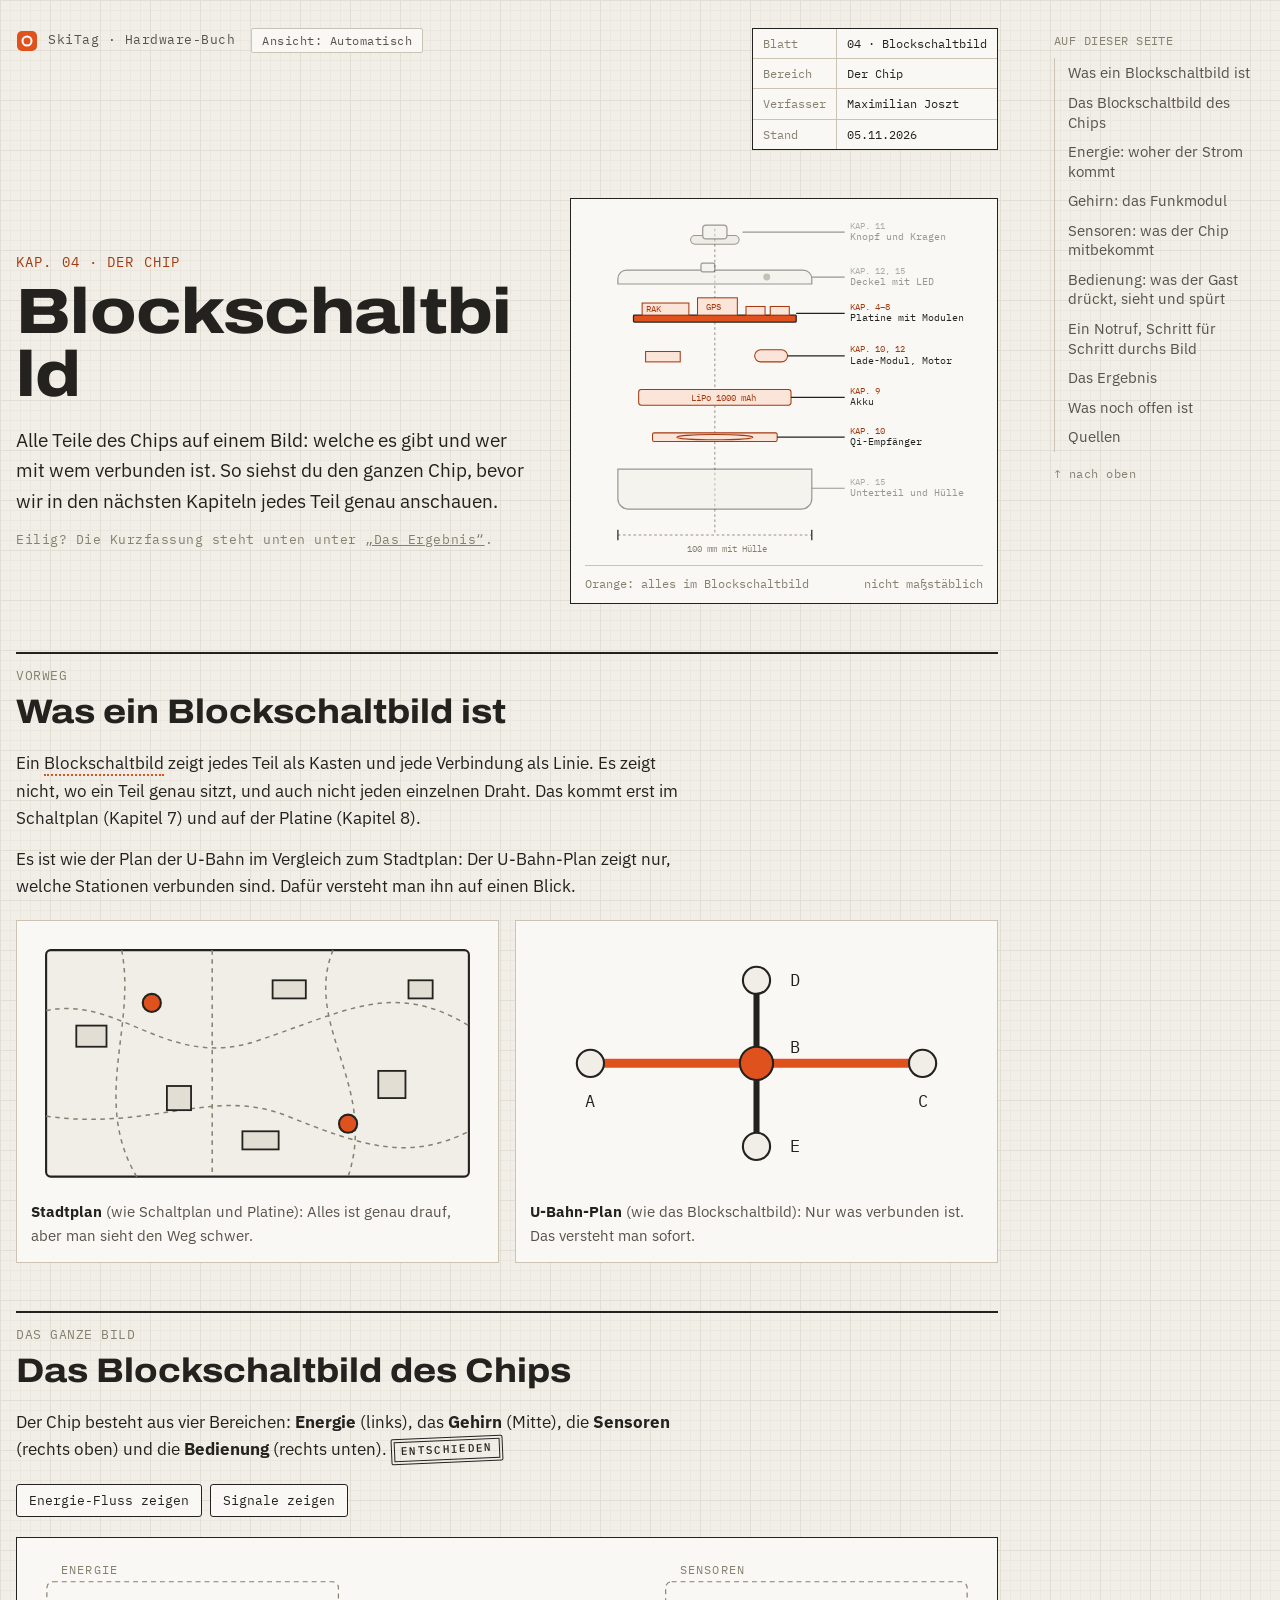
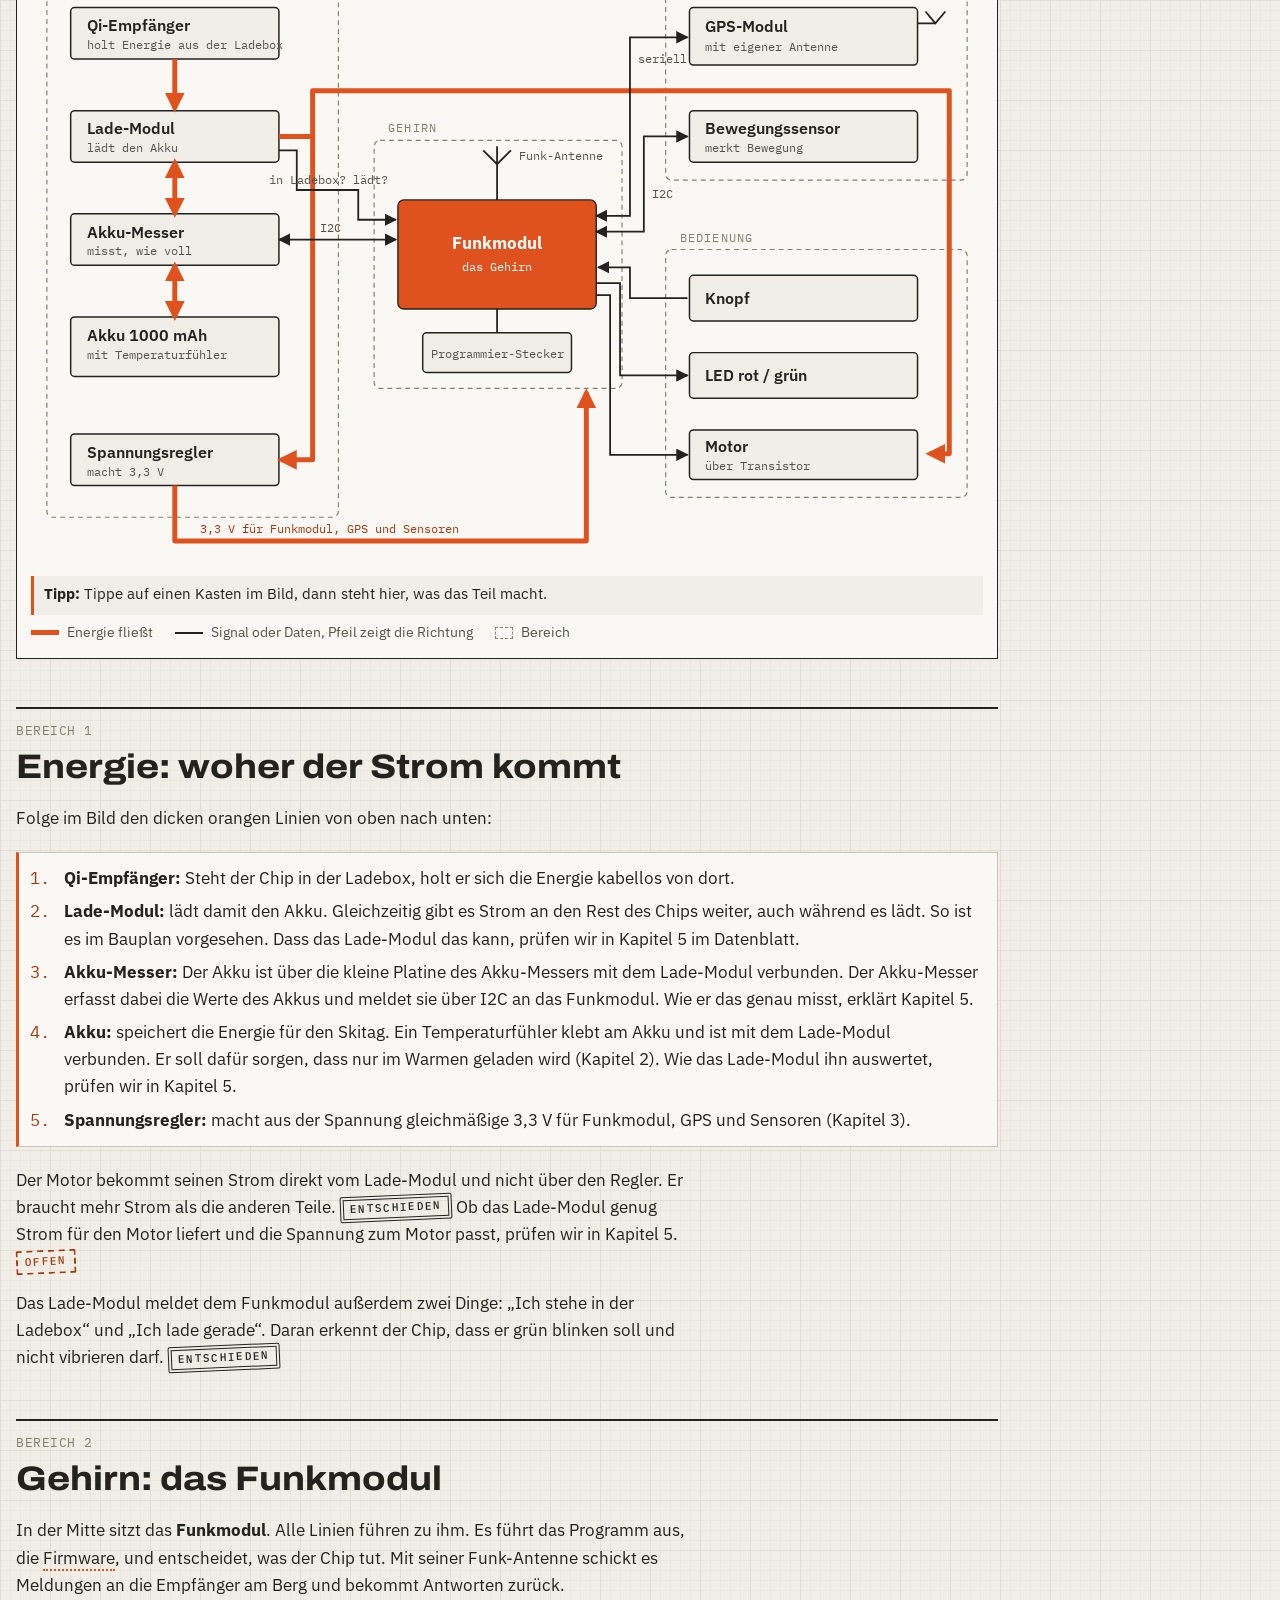
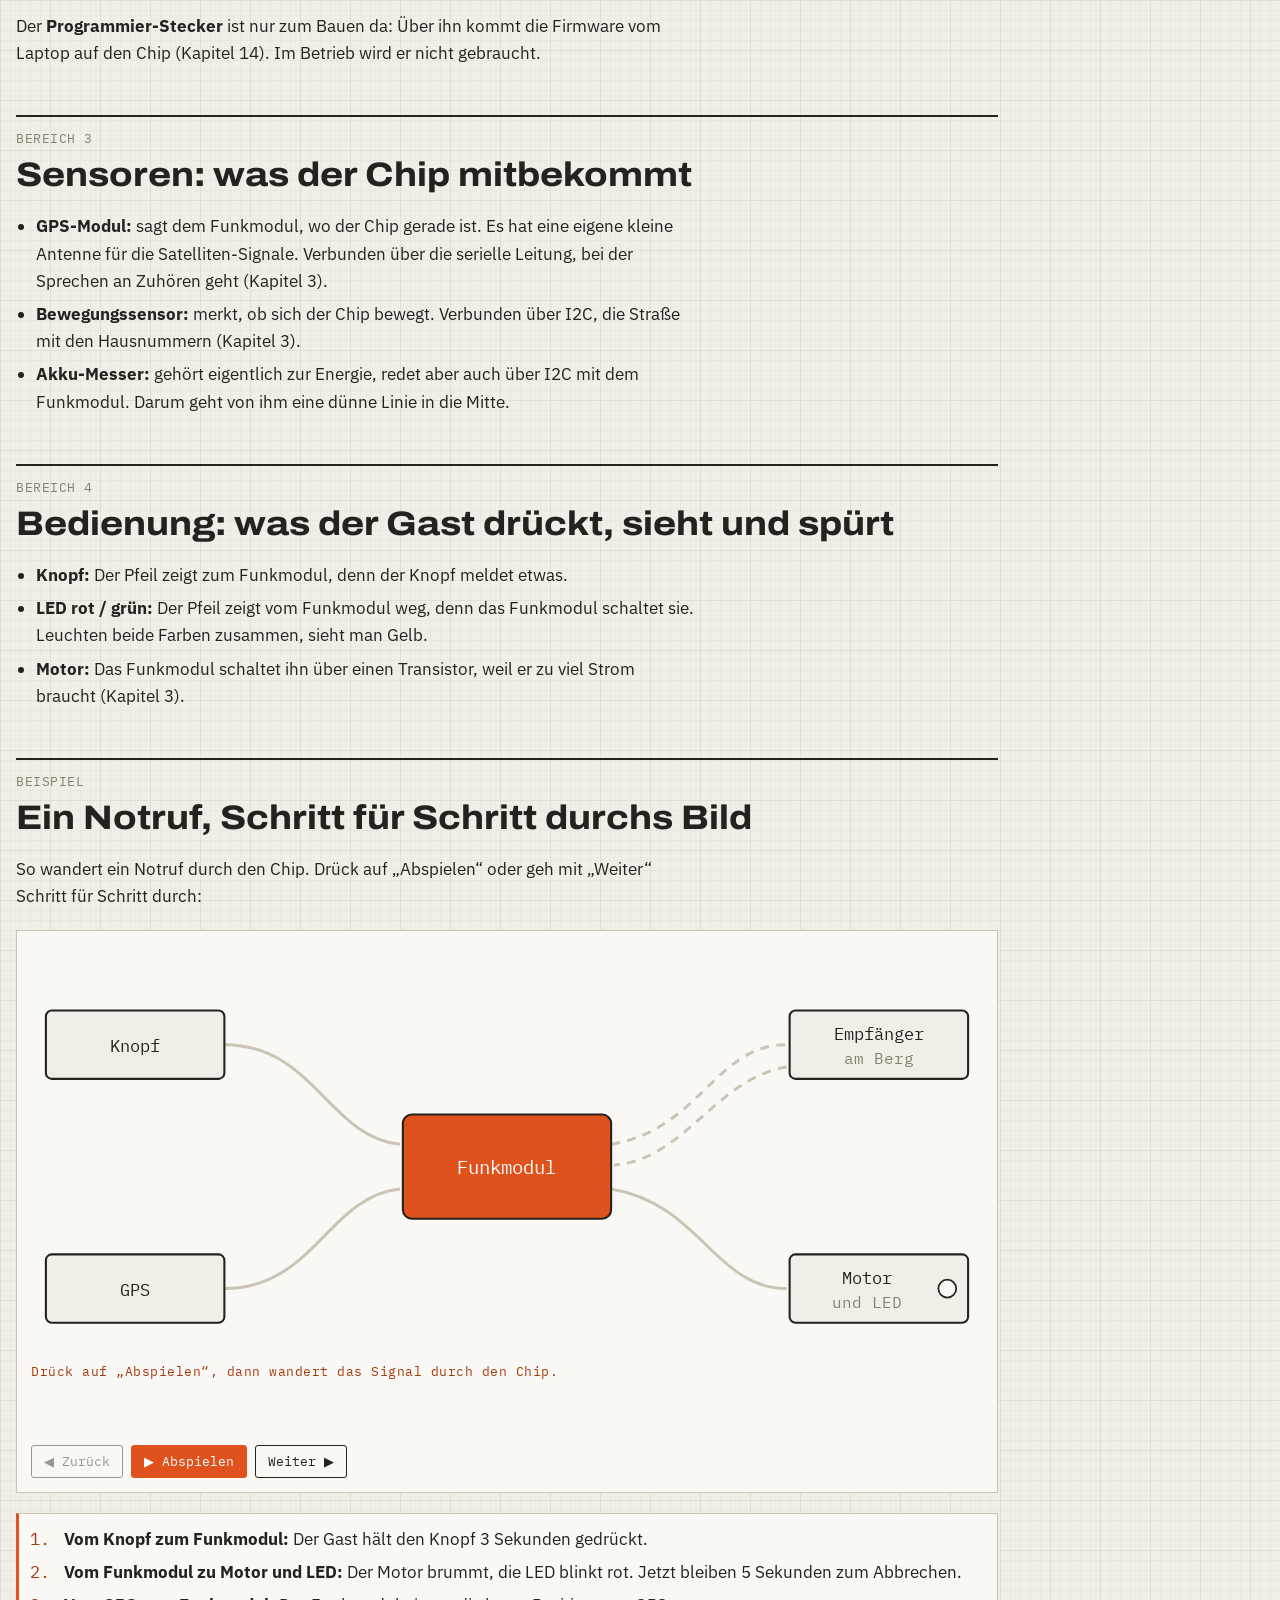
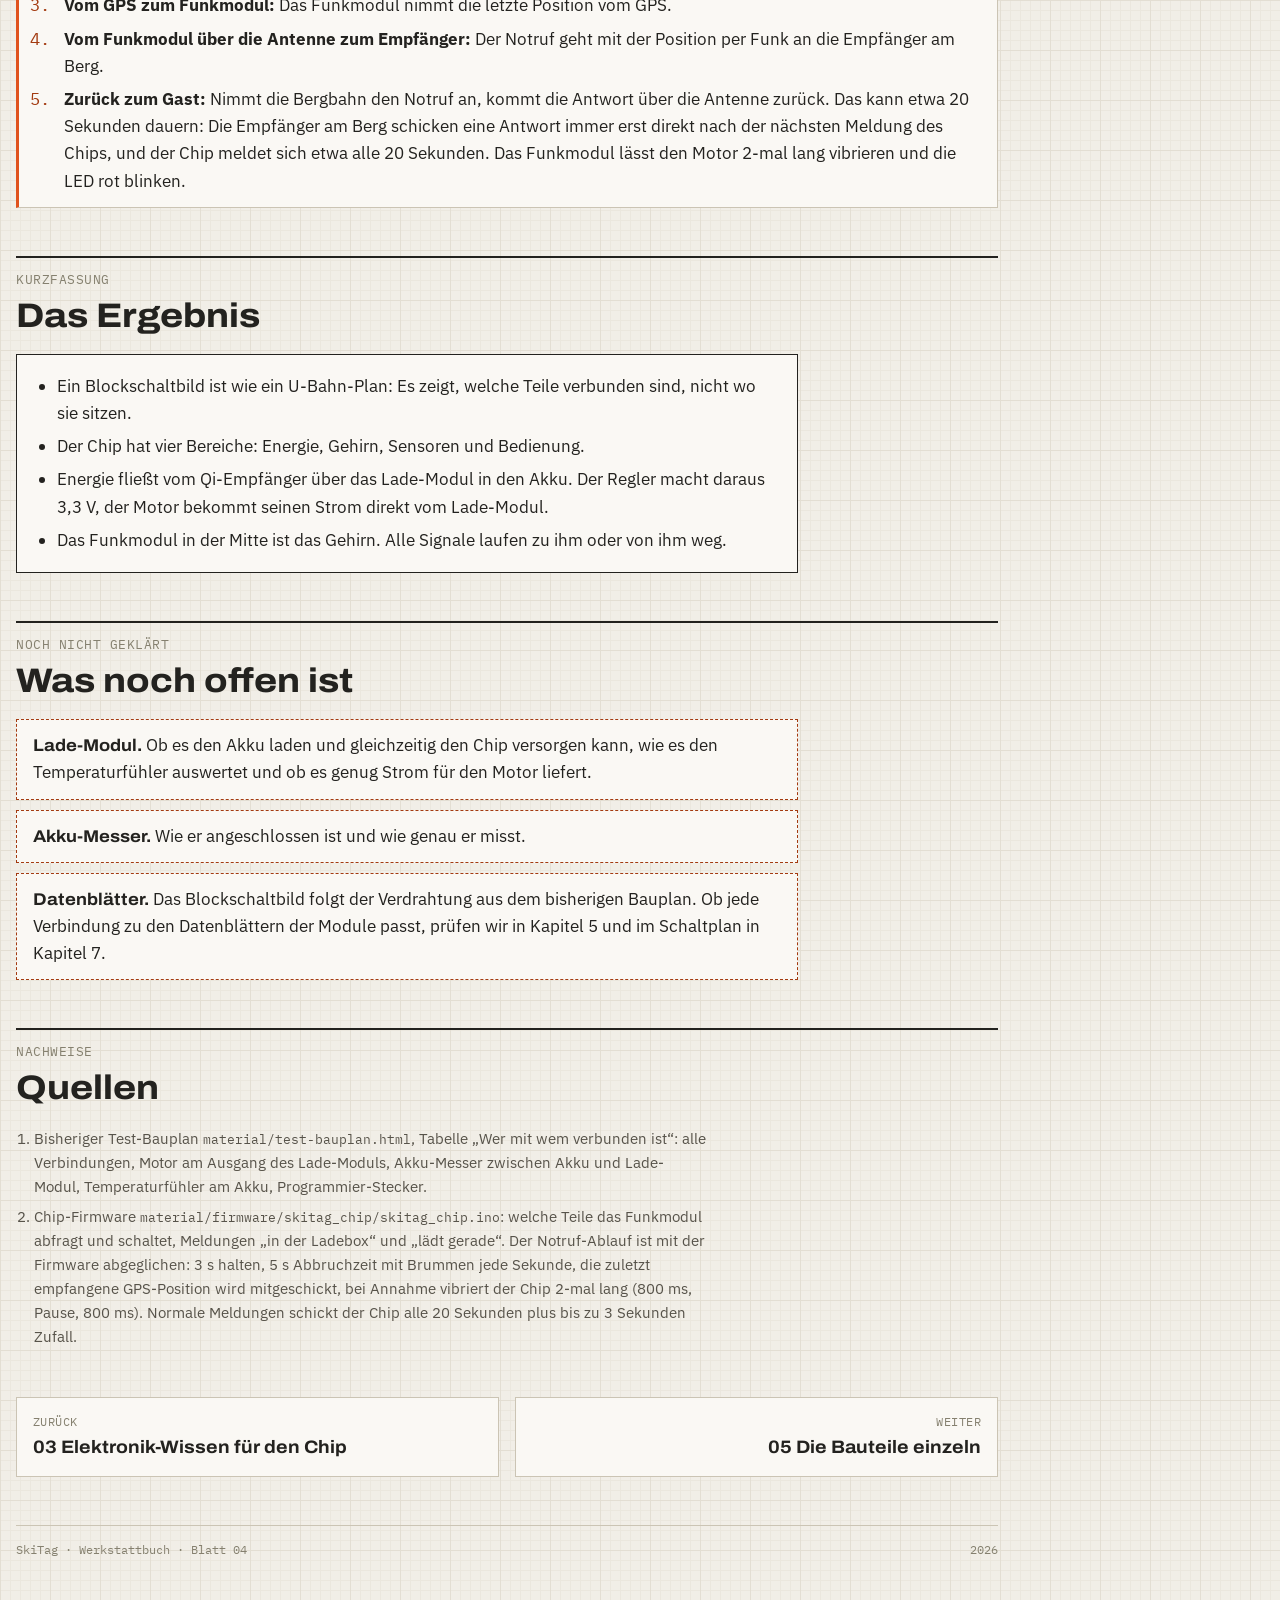
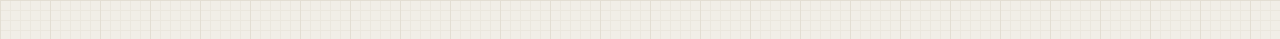
<file: docs/kapitel-04.html>
<!doctype html>
<html lang="de">
<meta charset="utf-8">
<meta name="viewport" content="width=device-width, initial-scale=1, viewport-fit=cover">
<title>Kapitel 4 · Blockschaltbild · SkiTag Werkstattbuch</title>
<link rel="preconnect" href="https://fonts.googleapis.com">
<link rel="preconnect" href="https://fonts.gstatic.com" crossorigin>
<link rel="stylesheet" href="https://fonts.googleapis.com/css2?family=Archivo:wdth,wght@100..125,500..800&family=IBM+Plex+Mono:wght@400;500&family=IBM+Plex+Sans:wght@400;500;600&display=swap">
<link rel="stylesheet" href="werkbank.css">
<script src="thema.js"></script>
<script src="sprung.js" defer></script>
<script src="kap04.js" defer></script>

<div class="blatt">

  <div class="kopf">
    <div class="leiste">
      <a class="marke mono" href="index.html">
        <svg width="22" height="22" viewBox="0 0 22 22" aria-hidden="true"><rect x="1" y="1" width="20" height="20" rx="5" fill="var(--signal)"/><circle cx="11" cy="11" r="4.5" fill="none" stroke="#fff" stroke-width="2"/></svg>
        SkiTag · Hardware-Buch
      </a>
      <button class="thema mono" type="button" hidden></button>
    </div>
    <div class="schriftfeld" aria-label="Angaben zu diesem Blatt">
      <div>Blatt</div><div>04 · Blockschaltbild</div>
      <div>Bereich</div><div>Der Chip</div>
      <div>Verfasser</div><div>Maximilian Joszt</div>
      <div>Stand</div><div>05.11.2026</div>
    </div>
  </div>

  <div class="kap-titel">
    <div>
      <p class="kap-nr">KAP. 04 · DER CHIP</p>
      <h1>Blockschaltbild</h1>
      <p class="einstieg">Alle Teile des Chips auf einem Bild: welche es gibt und wer mit wem verbunden ist. So siehst du den ganzen Chip, bevor wir in den nächsten Kapiteln jedes Teil genau anschauen.</p>
      <p class="lesezeit mono">Eilig? Die Kurzfassung steht unten unter <a href="#h-ergebnis">„Das Ergebnis“</a>.</p>
    </div>

    <figure class="zeichnung">
      <svg viewBox="0 0 460 400" role="img" aria-labelledby="zt zd">
        <title id="zt">Explosionszeichnung des Chips, alle elektronischen Teile hervorgehoben</title>
        <desc id="zd">Die Schichten des Chips von oben nach unten. Orange sind alle Teile, die im Blockschaltbild vorkommen: Platine mit Modulen, Lade-Modul und Motor, Akku und Qi-Empfänger. Nur Knopf, Deckel und Gehäuse sind grau.</desc>
        <line class="z-hilfe" x1="150" y1="18" x2="150" y2="372"/>
        <g class="z-blass">
          <rect class="z-modul" x="122" y="26" width="56" height="10" rx="5"/>
          <rect class="z-flaeche" x="136" y="14" width="28" height="16" rx="4"/>
          <path class="z-linie" d="M182 22 H 300"/>
          <text class="z-nr" x="306" y="18">KAP. 11</text>
          <text class="z-text" x="306" y="31">Knopf und Kragen</text>
          <path class="z-flaeche" d="M48 66 H252 a10 10 0 0 1 10 10 V82 H38 V76 a10 10 0 0 1 10 -10 Z"/>
          <rect class="z-flaeche" x="134" y="58" width="16" height="10" rx="2"/>
          <circle cx="210" cy="74" r="4" fill="var(--tinte-3)"/>
          <path class="z-linie" d="M262 74 H 300"/>
          <text class="z-nr" x="306" y="70">KAP. 12, 15</text>
          <text class="z-text" x="306" y="83">Deckel mit LED</text>
        </g>
        <rect class="z-signal" x="56" y="118" width="188" height="8" rx="1"/>
        <rect class="z-weich" x="66" y="104" width="54" height="14"/>
        <rect class="z-weich" x="130" y="98" width="46" height="20"/>
        <rect class="z-weich" x="186" y="108" width="22" height="10"/>
        <rect class="z-weich" x="214" y="108" width="22" height="10"/>
        <text class="z-klein" x="70" y="114" style="fill:var(--signal-tinte)">RAK</text>
        <text class="z-klein" x="140" y="112" style="fill:var(--signal-tinte)">GPS</text>
        <path class="z-linie" d="M244 116 H 300"/>
        <text class="z-nr aktiv" x="306" y="112">KAP. 4–8</text>
        <text class="z-text" x="306" y="125">Platine mit Modulen</text>
        <rect class="z-weich" x="70" y="160" width="40" height="12"/>
        <rect class="z-weich" x="196" y="158" width="38" height="14" rx="7"/>
        <path class="z-linie" d="M234 165 H 300"/>
        <text class="z-nr aktiv" x="306" y="161">KAP. 10, 12</text>
        <text class="z-text" x="306" y="174">Lade-Modul, Motor</text>
        <rect class="z-weich" x="62" y="204" width="176" height="18" rx="3"/>
        <text class="z-klein" x="122" y="217" style="fill:var(--signal-tinte)">LiPo 1000 mAh</text>
        <path class="z-linie" d="M238 213 H 300"/>
        <text class="z-nr aktiv" x="306" y="209">KAP. 9</text>
        <text class="z-text" x="306" y="222">Akku</text>
        <rect class="z-weich" x="78" y="254" width="144" height="10" rx="2"/>
        <ellipse cx="150" cy="259" rx="44" ry="3" fill="none" stroke="var(--signal-tinte)" stroke-width="1.2"/>
        <path class="z-linie" d="M222 259 H 300"/>
        <text class="z-nr aktiv" x="306" y="255">KAP. 10</text>
        <text class="z-text" x="306" y="268">Qi-Empfänger</text>
        <g class="z-blass">
          <path class="z-flaeche" d="M38 296 H262 V330 a12 12 0 0 1 -12 12 H50 a12 12 0 0 1 -12 -12 Z"/>
          <path class="z-linie" d="M262 318 H 300"/>
          <text class="z-nr" x="306" y="314">KAP. 15</text>
          <text class="z-text" x="306" y="327">Unterteil und Hülle</text>
        </g>
        <path class="z-hilfe" d="M38 372 H262"/>
        <path class="z-linie" d="M38 366 V378 M262 366 V378"/>
        <text class="z-klein" x="118" y="392">100 mm mit Hülle</text>
      </svg>
      <figcaption><span>Orange: alles im Blockschaltbild</span><span>nicht maßstäblich</span></figcaption>
    </figure>
  </div>

  <section class="abschnitt" aria-labelledby="h-was">
    <header>
      <span class="mono">VORWEG</span>
      <h2 id="h-was">Was ein Blockschaltbild ist</h2>
    </header>
    <div class="text">
      <p>Ein <span class="wort">Blockschaltbild</span> zeigt jedes Teil als Kasten und jede Verbindung als Linie. Es zeigt nicht, wo ein Teil genau sitzt, und auch nicht jeden einzelnen Draht. Das kommt erst im Schaltplan (Kapitel 7) und auf der Platine (Kapitel 8).</p>
      <p>Es ist wie der Plan der U-Bahn im Vergleich zum Stadtplan: Der U-Bahn-Plan zeigt nur, welche Stationen verbunden sind. Dafür versteht man ihn auf einen Blick.</p>
    </div>
    <div class="bilder">
      <figure class="bild">
        <svg viewBox="0 0 300 170" role="img" aria-labelledby="u1t">
          <title id="u1t">Stadtplan: viele Straßen, Häuser und Kurven, schwer zu überblicken.</title>
          <rect class="z-flaeche" x="10" y="10" width="280" height="150" rx="3"/>
          <path class="z-hilfe" d="M10 50 C 60 40, 90 90, 150 70 S 240 30, 290 60 M10 120 C 80 130, 120 100, 170 120 S 250 150, 290 130 M60 10 C 70 60, 40 110, 70 160 M200 10 C 180 60, 230 100, 210 160 M120 10 V 160"/>
          <rect class="z-modul" x="30" y="60" width="20" height="14"/><rect class="z-modul" x="90" y="100" width="16" height="16"/><rect class="z-modul" x="160" y="30" width="22" height="12"/><rect class="z-modul" x="230" y="90" width="18" height="18"/><rect class="z-modul" x="140" y="130" width="24" height="12"/><rect class="z-modul" x="250" y="30" width="16" height="12"/>
          <circle cx="80" cy="45" r="6" class="z-signal"/><circle cx="210" cy="125" r="6" class="z-signal"/>
        </svg>
        <figcaption><strong>Stadtplan</strong> (wie Schaltplan und Platine): Alles ist genau drauf, aber man sieht den Weg schwer.</figcaption>
      </figure>
      <figure class="bild">
        <svg viewBox="0 0 300 170" role="img" aria-labelledby="u2t">
          <title id="u2t">U-Bahn-Plan: wenige Stationen, gerade Linien, sofort verständlich.</title>
          <path d="M40 85 H 260" stroke="var(--signal)" stroke-width="6" fill="none"/>
          <path d="M150 30 V 140" stroke="var(--tinte)" stroke-width="4" fill="none"/>
          <circle cx="40" cy="85" r="9" class="z-flaeche"/><circle cx="150" cy="85" r="11" class="z-signal"/><circle cx="260" cy="85" r="9" class="z-flaeche"/>
          <circle cx="150" cy="30" r="9" class="z-flaeche"/><circle cx="150" cy="140" r="9" class="z-flaeche"/>
          <text class="z-text" x="40" y="114" text-anchor="middle">A</text><text class="z-text" x="260" y="114" text-anchor="middle">C</text>
          <text class="z-text" x="172" y="34">D</text><text class="z-text" x="172" y="144">E</text><text class="z-text" x="172" y="78">B</text>
        </svg>
        <figcaption><strong>U-Bahn-Plan</strong> (wie das Blockschaltbild): Nur was verbunden ist. Das versteht man sofort.</figcaption>
      </figure>
    </div>
  </section>

  <section class="abschnitt" aria-labelledby="h-bild">
    <header>
      <span class="mono">DAS GANZE BILD</span>
      <h2 id="h-bild">Das Blockschaltbild des Chips</h2>
    </header>
    <div class="text">
      <p>Der Chip besteht aus vier Bereichen: <strong>Energie</strong> (links), das <strong>Gehirn</strong> (Mitte), die <strong>Sensoren</strong> (rechts oben) und die <strong>Bedienung</strong> (rechts unten). <span class="stempel s-entschieden">Entschieden</span></p>
    </div>
    <div class="schalter-reihe" role="group" aria-label="Was soll das Bild zeigen?">
      <button class="schalter" type="button" data-modus="strom" aria-pressed="false">Energie-Fluss zeigen</button>
      <button class="schalter" type="button" data-modus="sig" aria-pressed="false">Signale zeigen</button>
    </div>
    <figure class="gross" id="blockbild">
      <div class="rollen">
        <svg viewBox="0 0 960 620" role="img" aria-labelledby="bt bd">
          <title id="bt">Blockschaltbild des SkiTag-Chips</title>
          <desc id="bd">Links der Bereich Energie: Qi-Empfänger, Lade-Modul, Akku-Messer, Akku mit Temperaturfühler und Spannungsregler. In der Mitte das Funkmodul mit Funk-Antenne und Programmier-Stecker. Rechts oben die Sensoren GPS mit eigener Antenne und Bewegungssensor. Rechts unten die Bedienung mit Knopf, LED und Motor. Dicke orange Linien zeigen, wie die Energie fließt, dünne dunkle Linien zeigen Signale und Daten.</desc>
          <style>
            .b-txt { font-family: var(--text); font-size: 16px; font-weight: 600; fill: var(--tinte); }
            .b-klein { font-family: var(--mono); font-size: 12px; fill: var(--tinte-2); }
            .b-bereich { font-family: var(--mono); font-size: 12.5px; letter-spacing: .1em; fill: var(--tinte-3); }
            .b-weiss { font-family: var(--text); font-size: 17px; font-weight: 700; fill: #fff; }
            .b-feld { fill: none; stroke: var(--tinte-3); stroke-width: 1.2; stroke-dasharray: 5 4; }
            .b-box { fill: var(--papier); stroke: var(--tinte); stroke-width: 1.5; }
            .b-strom { fill: none; stroke: var(--signal); stroke-width: 5; stroke-linejoin: round; }
            .b-sig { fill: none; stroke: var(--tinte); stroke-width: 1.8; }
          </style>
          <defs>
            <marker id="pf" viewBox="0 0 10 10" refX="9" refY="5" markerWidth="7" markerHeight="7" orient="auto-start-reverse"><path d="M0 0 L10 5 L0 10 Z" fill="var(--tinte)"/></marker>
            <marker id="pfo" viewBox="0 0 10 10" refX="8" refY="5" markerWidth="4" markerHeight="4" orient="auto-start-reverse"><path d="M0 0 L10 5 L0 10 Z" fill="var(--signal)"/></marker>
          </defs>

          <!-- Bereiche -->
          <rect class="b-feld" x="16" y="30" width="294" height="540" rx="6"/>
          <text class="b-bereich" x="30" y="22">ENERGIE</text>
          <rect class="b-feld" x="346" y="190" width="250" height="250" rx="6"/>
          <text class="b-bereich" x="360" y="182">GEHIRN</text>
          <rect class="b-feld" x="640" y="30" width="304" height="200" rx="6"/>
          <text class="b-bereich" x="654" y="22">SENSOREN</text>
          <rect class="b-feld" x="640" y="300" width="304" height="250" rx="6"/>
          <text class="b-bereich" x="654" y="292">BEDIENUNG</text>

          <!-- Energie -->
          <rect class="b-box" x="40" y="56" width="210" height="52" rx="4"/>
          <text class="b-txt" x="56" y="80">Qi-Empfänger</text>
          <text class="b-klein" x="56" y="98">holt Energie aus der Ladebox</text>

          <rect class="b-box" x="40" y="160" width="210" height="52" rx="4"/>
          <text class="b-txt" x="56" y="184">Lade-Modul</text>
          <text class="b-klein" x="56" y="202">lädt den Akku</text>

          <rect class="b-box" x="40" y="264" width="210" height="52" rx="4"/>
          <text class="b-txt" x="56" y="288">Akku-Messer</text>
          <text class="b-klein" x="56" y="306">misst, wie voll</text>

          <rect class="b-box" x="40" y="368" width="210" height="60" rx="4"/>
          <text class="b-txt" x="56" y="392">Akku 1000 mAh</text>
          <text class="b-klein" x="56" y="410">mit Temperaturfühler</text>

          <rect class="b-box" x="40" y="486" width="210" height="52" rx="4"/>
          <text class="b-txt" x="56" y="510">Spannungsregler</text>
          <text class="b-klein" x="56" y="528">macht 3,3 V</text>

          <path class="b-strom" d="M145 108 V 158" marker-end="url(#pfo)"/>
          <path class="b-strom" d="M145 212 V 264" marker-start="url(#pfo)" marker-end="url(#pfo)"/>
          <path class="b-strom" d="M145 316 V 368" marker-start="url(#pfo)" marker-end="url(#pfo)"/>
          <!-- Lade-Modul OUT -> Regler -->
          <path class="b-strom" d="M250 186 H 284 V 512 H 252" marker-end="url(#pfo)"/>
          <!-- Lade-Modul OUT -> Motor -->
          <path class="b-strom" d="M284 186 V 140 H 926 V 506 H 906" marker-end="url(#pfo)"/>
          <!-- 3,3 V an alle -->
          <path class="b-strom" d="M145 538 V 594 H 560 V 444" marker-end="url(#pfo)"/>
          <text class="b-klein" x="170" y="586" style="fill:var(--signal-tinte)">3,3 V für Funkmodul, GPS und Sensoren</text>

          <!-- Gehirn -->
          <rect class="z-signal" x="370" y="250" width="200" height="110" rx="6"/>
          <text class="b-weiss" x="470" y="300" text-anchor="middle">Funkmodul</text>
          <text x="470" y="322" text-anchor="middle" style="font-family:var(--mono);font-size:12px;fill:#fff">das Gehirn</text>
          <path class="b-sig" d="M470 250 V 214 M456 200 L470 214 L484 200 M470 214 V 196"/>
          <text class="b-klein" x="492" y="210">Funk-Antenne</text>
          <rect class="b-box" x="395" y="384" width="150" height="40" rx="4"/>
          <text class="b-klein" x="470" y="409" text-anchor="middle">Programmier-Stecker</text>
          <path class="b-sig" d="M470 360 V 384"/>

          <!-- Lade-Modul Status -> Funkmodul -->
          <path class="b-sig" d="M250 200 H 268 V 240 H 330 V 270 H 368" marker-end="url(#pf)"/>
          <text class="b-klein" x="300" y="234" text-anchor="middle">in Ladebox? lädt?</text>
          <!-- Akku-Messer I2C -->
          <path class="b-sig" d="M250 290 H 368" marker-start="url(#pf)" marker-end="url(#pf)"/>
          <text class="b-klein" x="302" y="282" text-anchor="middle">I2C</text>

          <!-- Sensoren -->
          <rect class="b-box" x="664" y="56" width="230" height="58" rx="4"/>
          <text class="b-txt" x="680" y="81">GPS-Modul</text>
          <text class="b-klein" x="680" y="100">mit eigener Antenne</text>
          <path class="b-sig" d="M894 72 H 912 M902 60 L912 72 L922 60"/>
          <rect class="b-box" x="664" y="160" width="230" height="52" rx="4"/>
          <text class="b-txt" x="680" y="184">Bewegungssensor</text>
          <text class="b-klein" x="680" y="202">merkt Bewegung</text>

          <path class="b-sig" d="M570 266 H 604 V 86 H 662" marker-start="url(#pf)" marker-end="url(#pf)"/>
          <text class="b-klein" x="612" y="112">seriell</text>
          <path class="b-sig" d="M570 282 H 618 V 186 H 662" marker-start="url(#pf)" marker-end="url(#pf)"/>
          <text class="b-klein" x="626" y="248">I2C</text>

          <!-- Bedienung -->
          <rect class="b-box" x="664" y="326" width="230" height="46" rx="4"/>
          <text class="b-txt" x="680" y="355">Knopf</text>
          <rect class="b-box" x="664" y="404" width="230" height="46" rx="4"/>
          <text class="b-txt" x="680" y="433">LED rot / grün</text>
          <rect class="b-box" x="664" y="482" width="230" height="50" rx="4"/>
          <text class="b-txt" x="680" y="504">Motor</text>
          <text class="b-klein" x="680" y="522">über Transistor</text>

          <path class="b-sig" d="M662 349 H 604 V 318 H 572" marker-end="url(#pf)"/>
          <path class="b-sig" d="M570 334 H 594 V 427 H 662" marker-end="url(#pf)"/>
          <path class="b-sig" d="M570 346 H 584 V 507 H 662" marker-end="url(#pf)"/>
          <!-- Antippbare Flächen (kap04.js) -->
          <rect class="b-hit" x="37" y="53" width="216" height="58" rx="6" tabindex="0" role="button" aria-label="Qi-Empfänger: erklären" data-name="Qi-Empfänger" data-info="Steht der Chip in der Ladebox, nimmt der Qi-Empfänger dort kabellos Energie auf. Unterwegs hat er nichts zu tun."/>
          <rect class="b-hit" x="37" y="157" width="216" height="58" rx="6" tabindex="0" role="button" aria-label="Lade-Modul: erklären" data-name="Lade-Modul" data-info="Lädt den Akku und gibt gleichzeitig Strom an den Rest des Chips weiter. Es meldet dem Funkmodul, ob der Chip in der Ladebox steht und ob er gerade lädt."/>
          <rect class="b-hit" x="37" y="261" width="216" height="58" rx="6" tabindex="0" role="button" aria-label="Akku-Messer: erklären" data-name="Akku-Messer" data-info="Der Akku ist über die kleine Platine des Akku-Messers mit dem Lade-Modul verbunden. Der Akku-Messer erfasst dabei die Werte des Akkus und meldet sie über I2C an das Funkmodul."/>
          <rect class="b-hit" x="37" y="365" width="216" height="66" rx="6" tabindex="0" role="button" aria-label="Akku: erklären" data-name="Akku" data-info="Speichert die Energie für einen ganzen Skitag. Ein Temperaturfühler am Akku sorgt dafür, dass nur im Warmen geladen wird."/>
          <rect class="b-hit" x="37" y="483" width="216" height="58" rx="6" tabindex="0" role="button" aria-label="Spannungsregler: erklären" data-name="Spannungsregler" data-info="Macht aus der Akku-Spannung gleichmäßige 3,3 V für Funkmodul, GPS und Sensoren."/>
          <rect class="b-hit" x="367" y="247" width="206" height="116" rx="6" tabindex="0" role="button" aria-label="Funkmodul: erklären" data-name="Funkmodul" data-info="Das Gehirn: Es führt die Firmware aus, fragt die Sensoren ab, schaltet LED und Motor und funkt über die Antenne mit den Empfängern am Berg."/>
          <rect class="b-hit" x="392" y="381" width="156" height="46" rx="6" tabindex="0" role="button" aria-label="Programmier-Stecker: erklären" data-name="Programmier-Stecker" data-info="Nur zum Bauen: Hier kommt die Firmware vom Laptop auf den Chip. Im Betrieb wird er nicht gebraucht."/>
          <rect class="b-hit" x="661" y="53" width="236" height="64" rx="6" tabindex="0" role="button" aria-label="GPS-Modul: erklären" data-name="GPS-Modul" data-info="Findet mit Satelliten-Signalen heraus, wo der Chip ist, und schickt die Position über die serielle Leitung ans Funkmodul."/>
          <rect class="b-hit" x="661" y="157" width="236" height="58" rx="6" tabindex="0" role="button" aria-label="Bewegungssensor: erklären" data-name="Bewegungssensor" data-info="Merkt, ob sich der Chip bewegt, und sagt es dem Funkmodul über I2C."/>
          <rect class="b-hit" x="661" y="323" width="236" height="52" rx="6" tabindex="0" role="button" aria-label="Knopf: erklären" data-name="Knopf" data-info="Kurz drücken ruft die Gruppe. 3 Sekunden halten startet einen Notruf."/>
          <rect class="b-hit" x="661" y="401" width="236" height="52" rx="6" tabindex="0" role="button" aria-label="LED rot / grün: erklären" data-name="LED rot / grün" data-info="Zeigt mit Rot, Grün und Gelb, was der Chip gerade macht. Gelb entsteht, wenn Rot und Grün zusammen leuchten."/>
          <rect class="b-hit" x="661" y="479" width="236" height="56" rx="6" tabindex="0" role="button" aria-label="Motor: erklären" data-name="Motor" data-info="Vibriert bei Gruppenruf, Notruf und Bestätigung. Er bekommt seinen Strom direkt vom Lade-Modul und wird über einen Transistor geschaltet."/>
        </svg>
      </div>
      <figcaption>
        <span class="wischen">← Bild zur Seite wischen →</span>
        <span class="info-feld" aria-live="polite"><strong>Tipp:</strong> Tippe auf einen Kasten im Bild, dann steht hier, was das Teil macht.</span>
        <span class="legende"><span><i></i>Energie fließt</span><span><i class="signal"></i>Signal oder Daten, Pfeil zeigt die Richtung</span><span><i class="bereich"></i>Bereich</span></span>
      </figcaption>
    </figure>
  </section>

  <section class="abschnitt" aria-labelledby="h-energie">
    <header>
      <span class="mono">BEREICH 1</span>
      <h2 id="h-energie">Energie: woher der Strom kommt</h2>
    </header>
    <div class="text">
      <p>Folge im Bild den dicken orangen Linien von oben nach unten:</p>
    </div>
    <ol class="rechnung">
      <li><strong>Qi-Empfänger:</strong> Steht der Chip in der Ladebox, holt er sich die Energie kabellos von dort.</li>
      <li><strong>Lade-Modul:</strong> lädt damit den Akku. Gleichzeitig gibt es Strom an den Rest des Chips weiter, auch während es lädt. So ist es im Bauplan vorgesehen. Dass das Lade-Modul das kann, prüfen wir in Kapitel 5 im Datenblatt.</li>
      <li><strong>Akku-Messer:</strong> Der Akku ist über die kleine Platine des Akku-Messers mit dem Lade-Modul verbunden. Der Akku-Messer erfasst dabei die Werte des Akkus und meldet sie über I2C an das Funkmodul. Wie er das genau misst, erklärt Kapitel 5.</li>
      <li><strong>Akku:</strong> speichert die Energie für den Skitag. Ein Temperaturfühler klebt am Akku und ist mit dem Lade-Modul verbunden. Er soll dafür sorgen, dass nur im Warmen geladen wird (Kapitel 2). Wie das Lade-Modul ihn auswertet, prüfen wir in Kapitel 5.</li>
      <li><strong>Spannungsregler:</strong> macht aus der Spannung gleichmäßige 3,3 V für Funkmodul, GPS und Sensoren (Kapitel 3).</li>
    </ol>
    <div class="text">
      <p>Der Motor bekommt seinen Strom direkt vom Lade-Modul und nicht über den Regler. Er braucht mehr Strom als die anderen Teile. <span class="stempel s-entschieden">Entschieden</span> Ob das Lade-Modul genug Strom für den Motor liefert und die Spannung zum Motor passt, prüfen wir in Kapitel 5. <span class="stempel s-offen">Offen</span></p>
      <p>Das Lade-Modul meldet dem Funkmodul außerdem zwei Dinge: „Ich stehe in der Ladebox“ und „Ich lade gerade“. Daran erkennt der Chip, dass er grün blinken soll und nicht vibrieren darf. <span class="stempel s-entschieden">Entschieden</span></p>
    </div>
  </section>

  <section class="abschnitt" aria-labelledby="h-gehirn">
    <header>
      <span class="mono">BEREICH 2</span>
      <h2 id="h-gehirn">Gehirn: das Funkmodul</h2>
    </header>
    <div class="text">
      <p>In der Mitte sitzt das <strong>Funkmodul</strong>. Alle Linien führen zu ihm. Es führt das Programm aus, die <span class="wort">Firmware</span>, und entscheidet, was der Chip tut. Mit seiner Funk-Antenne schickt es Meldungen an die Empfänger am Berg und bekommt Antworten zurück.</p>
      <p>Der <strong>Programmier-Stecker</strong> ist nur zum Bauen da: Über ihn kommt die Firmware vom Laptop auf den Chip (Kapitel 14). Im Betrieb wird er nicht gebraucht.</p>
    </div>
  </section>

  <section class="abschnitt" aria-labelledby="h-sensoren">
    <header>
      <span class="mono">BEREICH 3</span>
      <h2 id="h-sensoren">Sensoren: was der Chip mitbekommt</h2>
    </header>
    <div class="text">
      <ul>
        <li><strong>GPS-Modul:</strong> sagt dem Funkmodul, wo der Chip gerade ist. Es hat eine eigene kleine Antenne für die Satelliten-Signale. Verbunden über die serielle Leitung, bei der Sprechen an Zuhören geht (Kapitel 3).</li>
        <li><strong>Bewegungssensor:</strong> merkt, ob sich der Chip bewegt. Verbunden über I2C, die Straße mit den Hausnummern (Kapitel 3).</li>
        <li><strong>Akku-Messer:</strong> gehört eigentlich zur Energie, redet aber auch über I2C mit dem Funkmodul. Darum geht von ihm eine dünne Linie in die Mitte.</li>
      </ul>
    </div>
  </section>

  <section class="abschnitt" aria-labelledby="h-bedienung">
    <header>
      <span class="mono">BEREICH 4</span>
      <h2 id="h-bedienung">Bedienung: was der Gast drückt, sieht und spürt</h2>
    </header>
    <div class="text">
      <ul>
        <li><strong>Knopf:</strong> Der Pfeil zeigt zum Funkmodul, denn der Knopf meldet etwas.</li>
        <li><strong>LED rot / grün:</strong> Der Pfeil zeigt vom Funkmodul weg, denn das Funkmodul schaltet sie. Leuchten beide Farben zusammen, sieht man Gelb.</li>
        <li><strong>Motor:</strong> Das Funkmodul schaltet ihn über einen Transistor, weil er zu viel Strom braucht (Kapitel 3).</li>
      </ul>
    </div>
  </section>

  <section class="abschnitt" aria-labelledby="h-notruf">
    <header>
      <span class="mono">BEISPIEL</span>
      <h2 id="h-notruf">Ein Notruf, Schritt für Schritt durchs Bild</h2>
    </header>
    <div class="text">
      <p>So wandert ein Notruf durch den Chip. Drück auf „Abspielen“ oder geh mit „Weiter“ Schritt für Schritt durch:</p>
    </div>
    <figure class="bild spieler" id="notruf-spieler">
      <svg viewBox="0 -24 640 274" role="img" aria-labelledby="nt">
        <title id="nt">Weg eines Notrufs durch den Chip: Knopf, Funkmodul, Motor und LED, GPS, Empfänger am Berg und zurück.</title>
        <path id="p1" class="s-pfad" d="M130 43 C 190 43, 200 105, 248 110"/>
        <path id="p3" class="s-pfad" d="M130 207 C 190 207, 200 145, 248 140"/>
        <path id="p4" class="s-pfad s-funk" d="M390 110 C 450 100, 460 43, 508 43"/>
        <path id="p5" class="s-pfad s-funk" d="M508 58 C 460 66, 440 120, 392 124"/>
        <path id="p2" class="s-pfad" d="M390 140 C 450 150, 460 207, 508 207"/>
        <g id="b-knopf" class="s-box"><rect class="z-flaeche" x="10" y="20" width="120" height="46" rx="4"/><text class="z-text" x="70" y="48" text-anchor="middle">Knopf</text></g>
        <g id="b-gps" class="s-box"><rect class="z-flaeche" x="10" y="184" width="120" height="46" rx="4"/><text class="z-text" x="70" y="212" text-anchor="middle">GPS</text></g>
        <g id="b-funk" class="s-box"><rect class="z-signal" x="250" y="90" width="140" height="70" rx="6"/><text x="320" y="130" text-anchor="middle" style="font-family:var(--mono);font-size:13px;fill:#fff">Funkmodul</text></g>
        <g id="b-empf" class="s-box"><rect class="z-flaeche" x="510" y="20" width="120" height="46" rx="4"/><text class="z-text" x="570" y="40" text-anchor="middle">Empfänger</text><text class="z-klein" x="570" y="56" text-anchor="middle">am Berg</text></g>
        <g id="b-motor" class="s-box"><rect class="z-flaeche" x="510" y="184" width="120" height="46" rx="4"/><text class="z-text" x="562" y="204" text-anchor="middle">Motor</text><text class="z-klein" x="562" y="220" text-anchor="middle">und LED</text><circle id="s-led" cx="616" cy="207" r="6" class="s-led"/></g>
        <g id="s-wellen" class="s-wellen"><path d="M598 8 a14 14 0 0 1 14 14"/><path d="M598 0 a22 22 0 0 1 22 22"/><path d="M598 -8 a30 30 0 0 1 30 30"/></g>
        <circle id="s-punkt" class="s-punkt" cx="70" cy="43" r="7"/>
      </svg>
      <figcaption>
        <span class="s-zaehler mono" aria-live="polite">Drück auf „Abspielen“, dann wandert das Signal durch den Chip.</span>
        <span class="s-text" aria-live="polite"></span>
        <span class="schalter-reihe">
          <button class="schalter" type="button" data-s="zurueck" disabled>◀ Zurück</button>
          <button class="schalter voll" type="button" data-s="spielen">▶ Abspielen</button>
          <button class="schalter" type="button" data-s="weiter">Weiter ▶</button>
        </span>
      </figcaption>
    </figure>
    <ol class="rechnung" id="notruf-schritte">
      <li><strong>Vom Knopf zum Funkmodul:</strong> Der Gast hält den Knopf 3 Sekunden gedrückt.</li>
      <li><strong>Vom Funkmodul zu Motor und LED:</strong> Der Motor brummt, die LED blinkt rot. Jetzt bleiben 5 Sekunden zum Abbrechen.</li>
      <li><strong>Vom GPS zum Funkmodul:</strong> Das Funkmodul nimmt die letzte Position vom GPS.</li>
      <li><strong>Vom Funkmodul über die Antenne zum Empfänger:</strong> Der Notruf geht mit der Position per Funk an die Empfänger am Berg.</li>
      <li><strong>Zurück zum Gast:</strong> Nimmt die Bergbahn den Notruf an, kommt die Antwort über die Antenne zurück. Das kann etwa 20 Sekunden dauern: Die Empfänger am Berg schicken eine Antwort immer erst direkt nach der nächsten Meldung des Chips, und der Chip meldet sich etwa alle 20 Sekunden. Das Funkmodul lässt den Motor 2-mal lang vibrieren und die LED rot blinken.</li>
    </ol>
  </section>

  <section class="abschnitt" id="ergebnis" aria-labelledby="h-ergebnis">
    <header>
      <span class="mono">KURZFASSUNG</span>
      <h2 id="h-ergebnis">Das Ergebnis</h2>
    </header>
    <div class="ergebnis">
      <ul>
        <li>Ein Blockschaltbild ist wie ein U-Bahn-Plan: Es zeigt, welche Teile verbunden sind, nicht wo sie sitzen.</li>
        <li>Der Chip hat vier Bereiche: Energie, Gehirn, Sensoren und Bedienung.</li>
        <li>Energie fließt vom Qi-Empfänger über das Lade-Modul in den Akku. Der Regler macht daraus 3,3 V, der Motor bekommt seinen Strom direkt vom Lade-Modul.</li>
        <li>Das Funkmodul in der Mitte ist das Gehirn. Alle Signale laufen zu ihm oder von ihm weg.</li>
      </ul>
    </div>
  </section>

  <section class="abschnitt" aria-labelledby="h-offen">
    <header>
      <span class="mono">NOCH NICHT GEKLÄRT</span>
      <h2 id="h-offen">Was noch offen ist</h2>
    </header>
    <ul class="offen-liste">
      <li><strong>Lade-Modul.</strong> Ob es den Akku laden und gleichzeitig den Chip versorgen kann, wie es den Temperaturfühler auswertet und ob es genug Strom für den Motor liefert.</li>
      <li><strong>Akku-Messer.</strong> Wie er angeschlossen ist und wie genau er misst.</li>
      <li><strong>Datenblätter.</strong> Das Blockschaltbild folgt der Verdrahtung aus dem bisherigen Bauplan. Ob jede Verbindung zu den Datenblättern der Module passt, prüfen wir in Kapitel 5 und im Schaltplan in Kapitel 7.</li>
    </ul>
  </section>

  <section class="abschnitt" aria-labelledby="h-quellen">
    <header>
      <span class="mono">NACHWEISE</span>
      <h2 id="h-quellen">Quellen</h2>
    </header>
    <ol class="quellen">
      <li>Bisheriger Test-Bauplan <code>material/test-bauplan.html</code>, Tabelle „Wer mit wem verbunden ist“: alle Verbindungen, Motor am Ausgang des Lade-Moduls, Akku-Messer zwischen Akku und Lade-Modul, Temperaturfühler am Akku, Programmier-Stecker.</li>
      <li>Chip-Firmware <code>material/firmware/skitag_chip/skitag_chip.ino</code>: welche Teile das Funkmodul abfragt und schaltet, Meldungen „in der Ladebox“ und „lädt gerade“. Der Notruf-Ablauf ist mit der Firmware abgeglichen: 3 s halten, 5 s Abbruchzeit mit Brummen jede Sekunde, die zuletzt empfangene GPS-Position wird mitgeschickt, bei Annahme vibriert der Chip 2-mal lang (800 ms, Pause, 800 ms). Normale Meldungen schickt der Chip alle 20 Sekunden plus bis zu 3 Sekunden Zufall.</li>
    </ol>
  </section>

  <nav class="blaettern" aria-label="Blättern">
    <a href="kapitel-03.html"><span class="mono">ZURÜCK</span><strong>03 Elektronik-Wissen für den Chip</strong></a>
    <a class="weiter" href="kapitel-05.html"><span class="mono">WEITER</span><strong>05 Die Bauteile einzeln</strong></a>
  </nav>

  <footer class="fuss">
    <span>SkiTag · Werkstattbuch · Blatt 04</span>
    <span>2026</span>
  </footer>
</div>
</file>
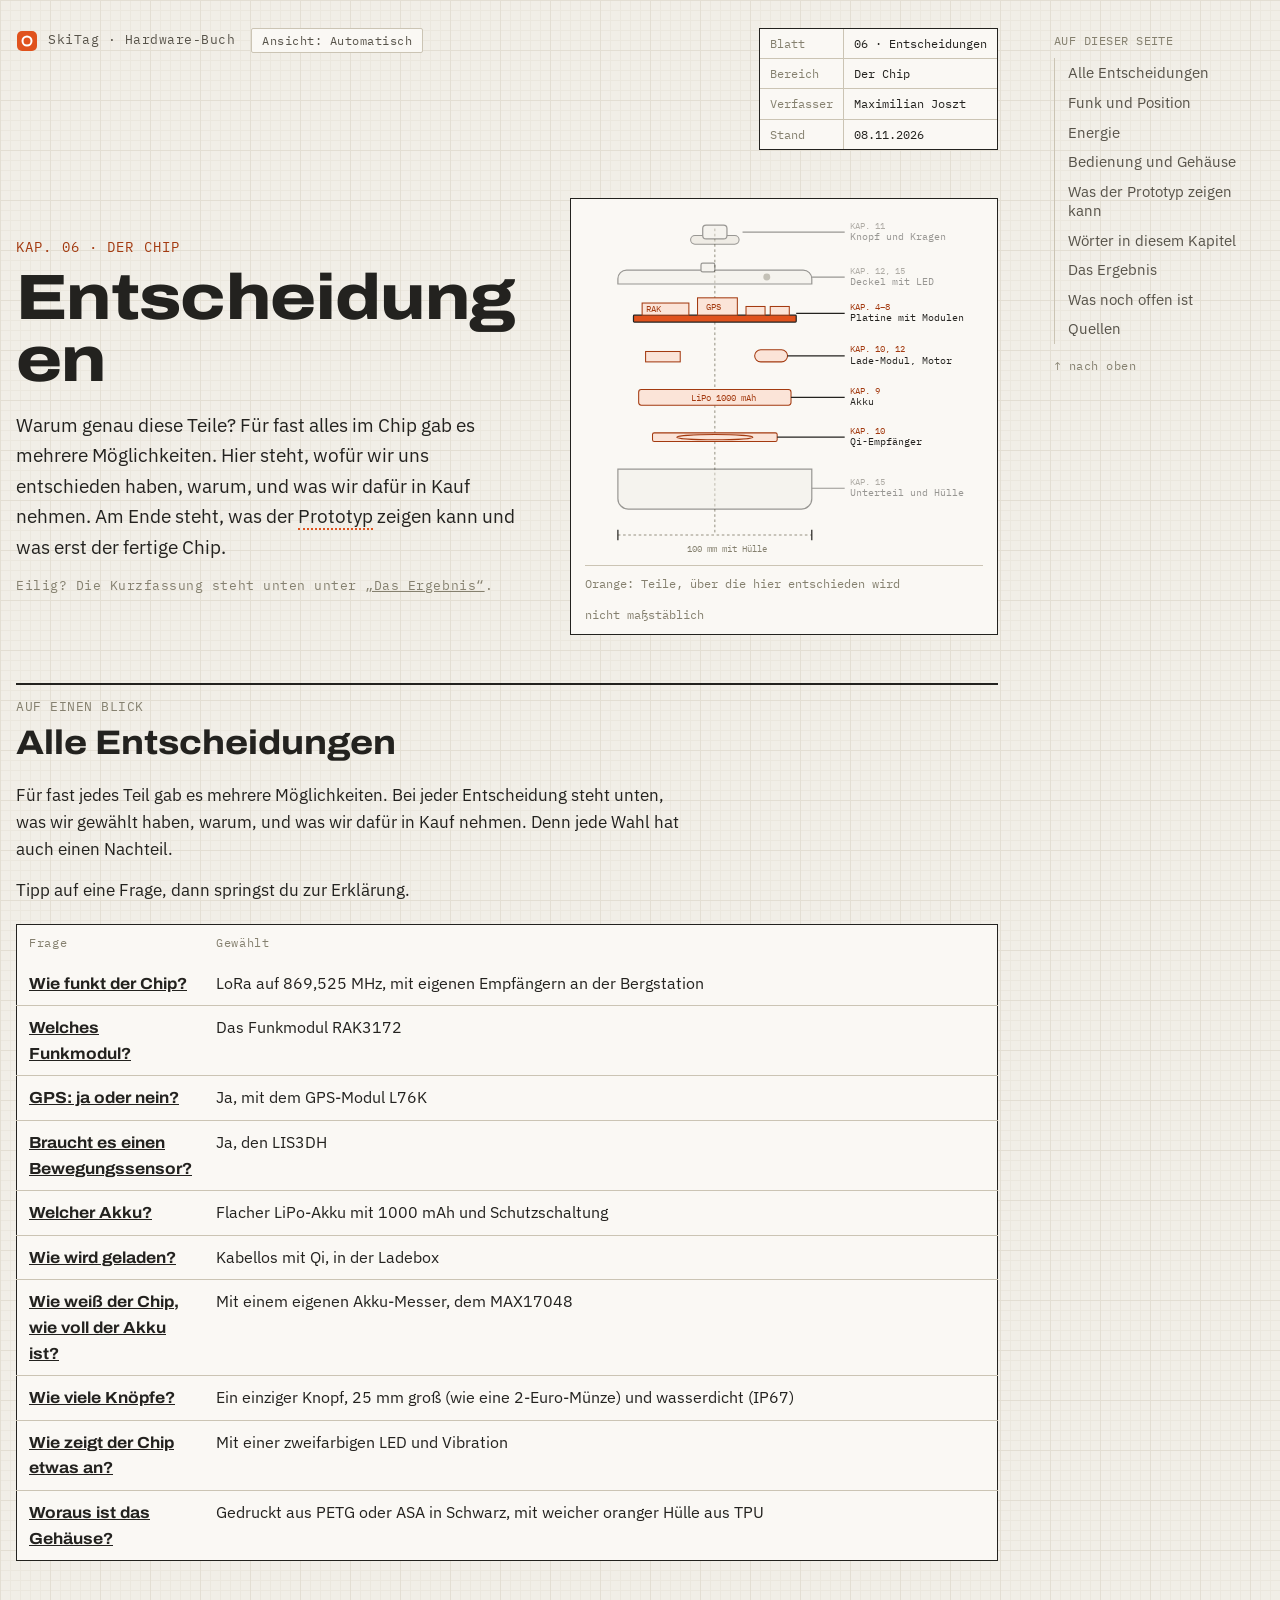
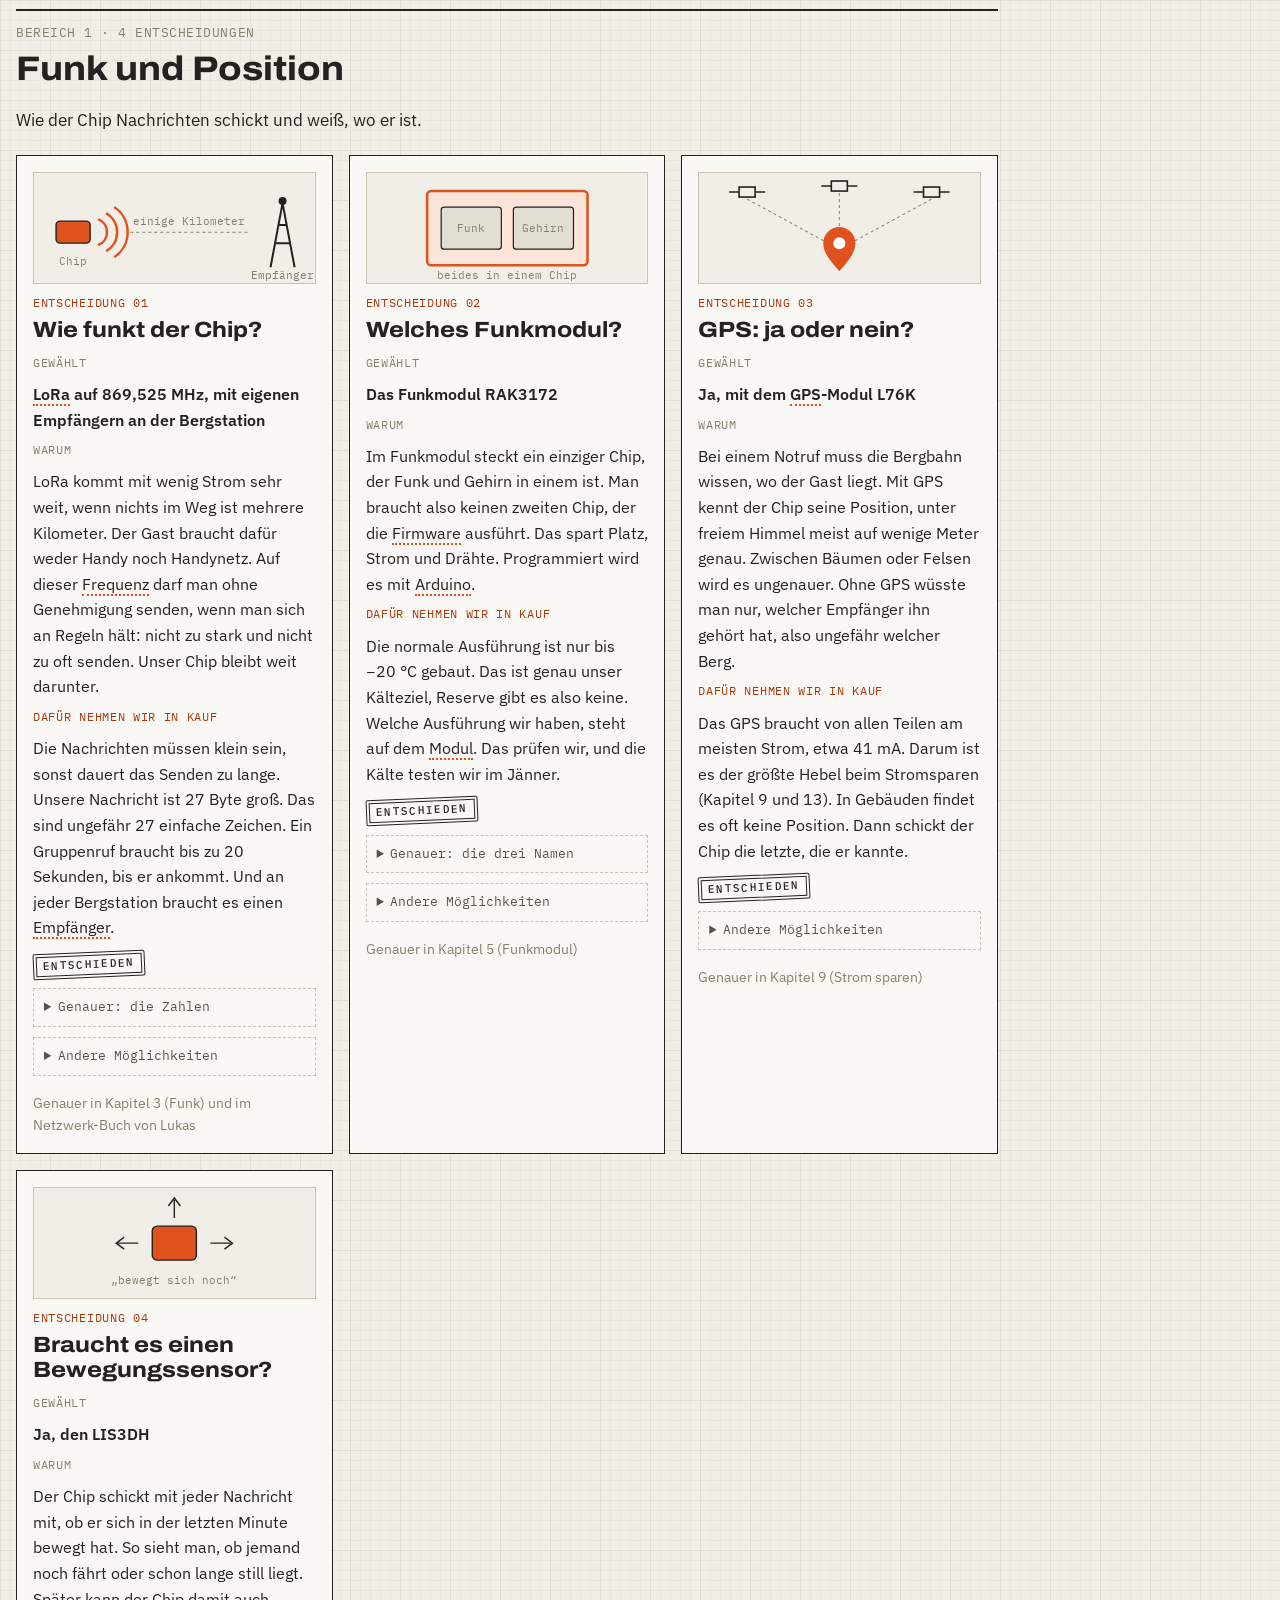
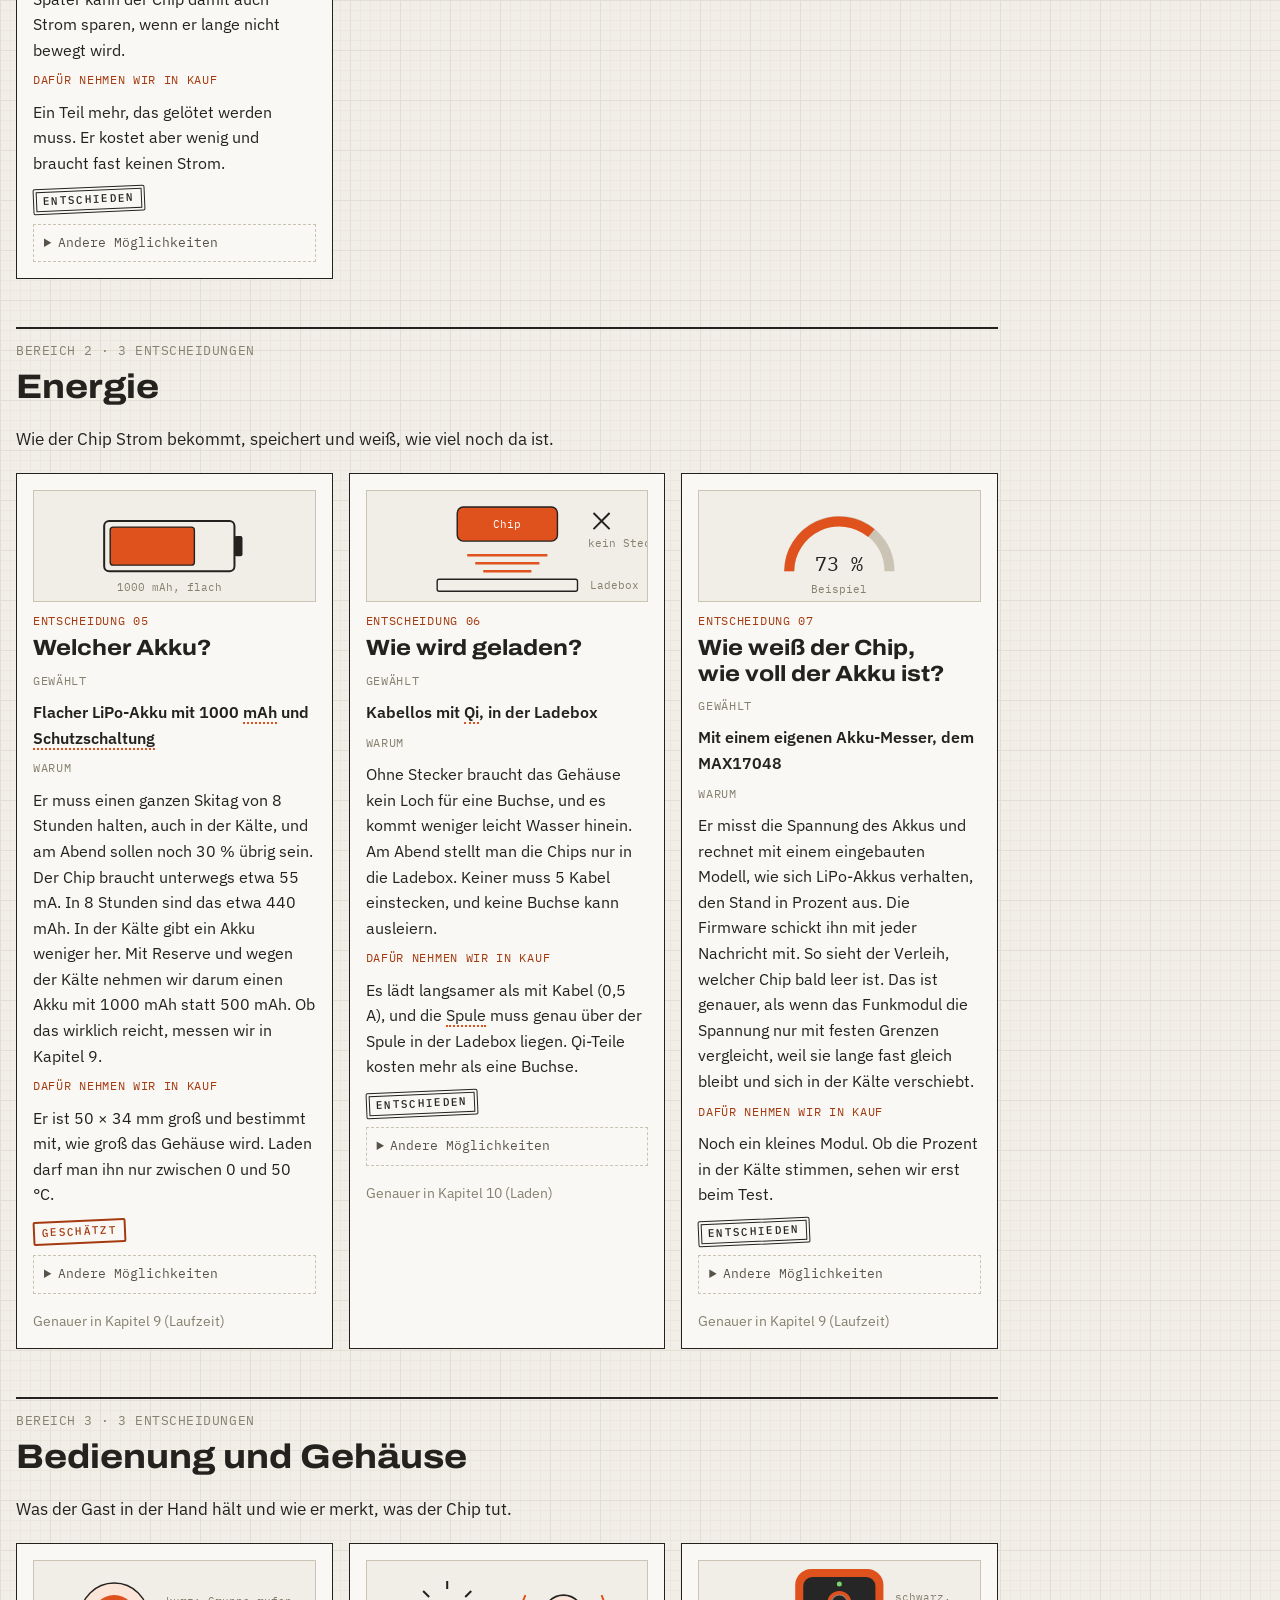
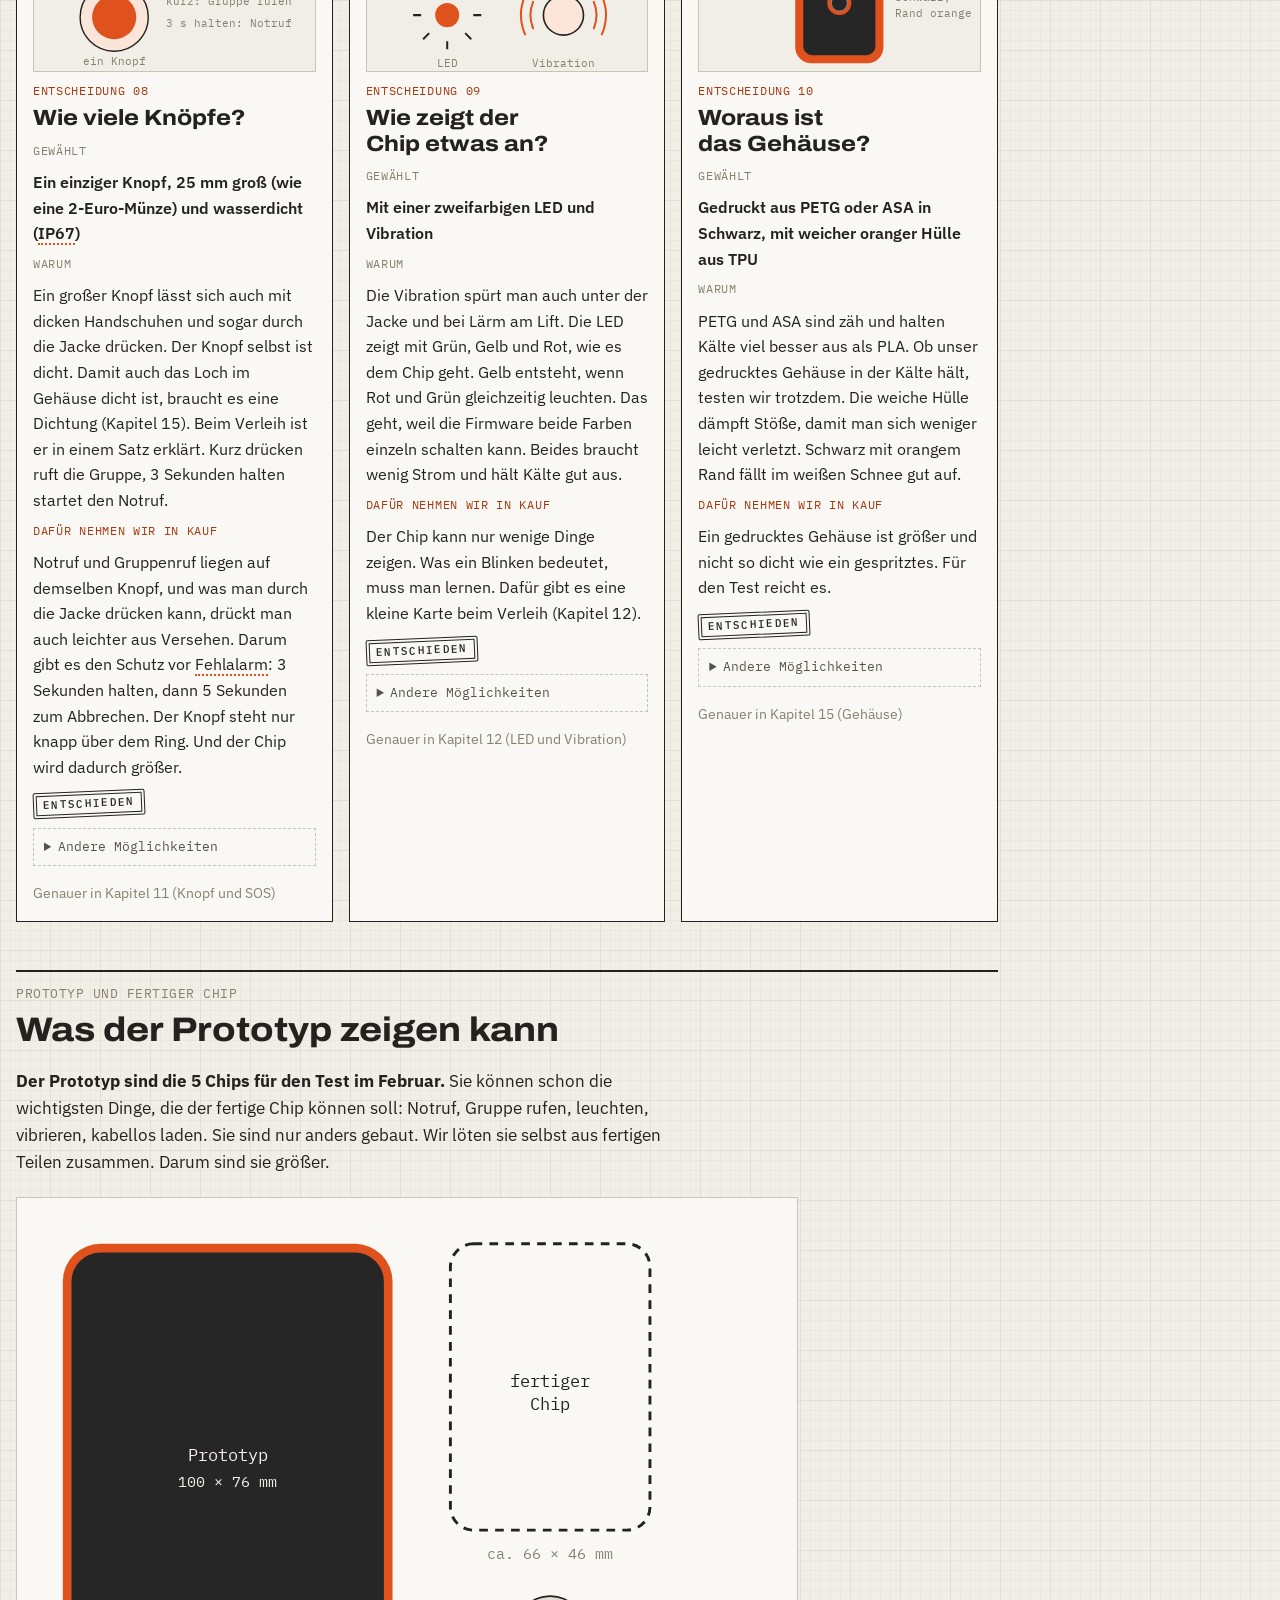
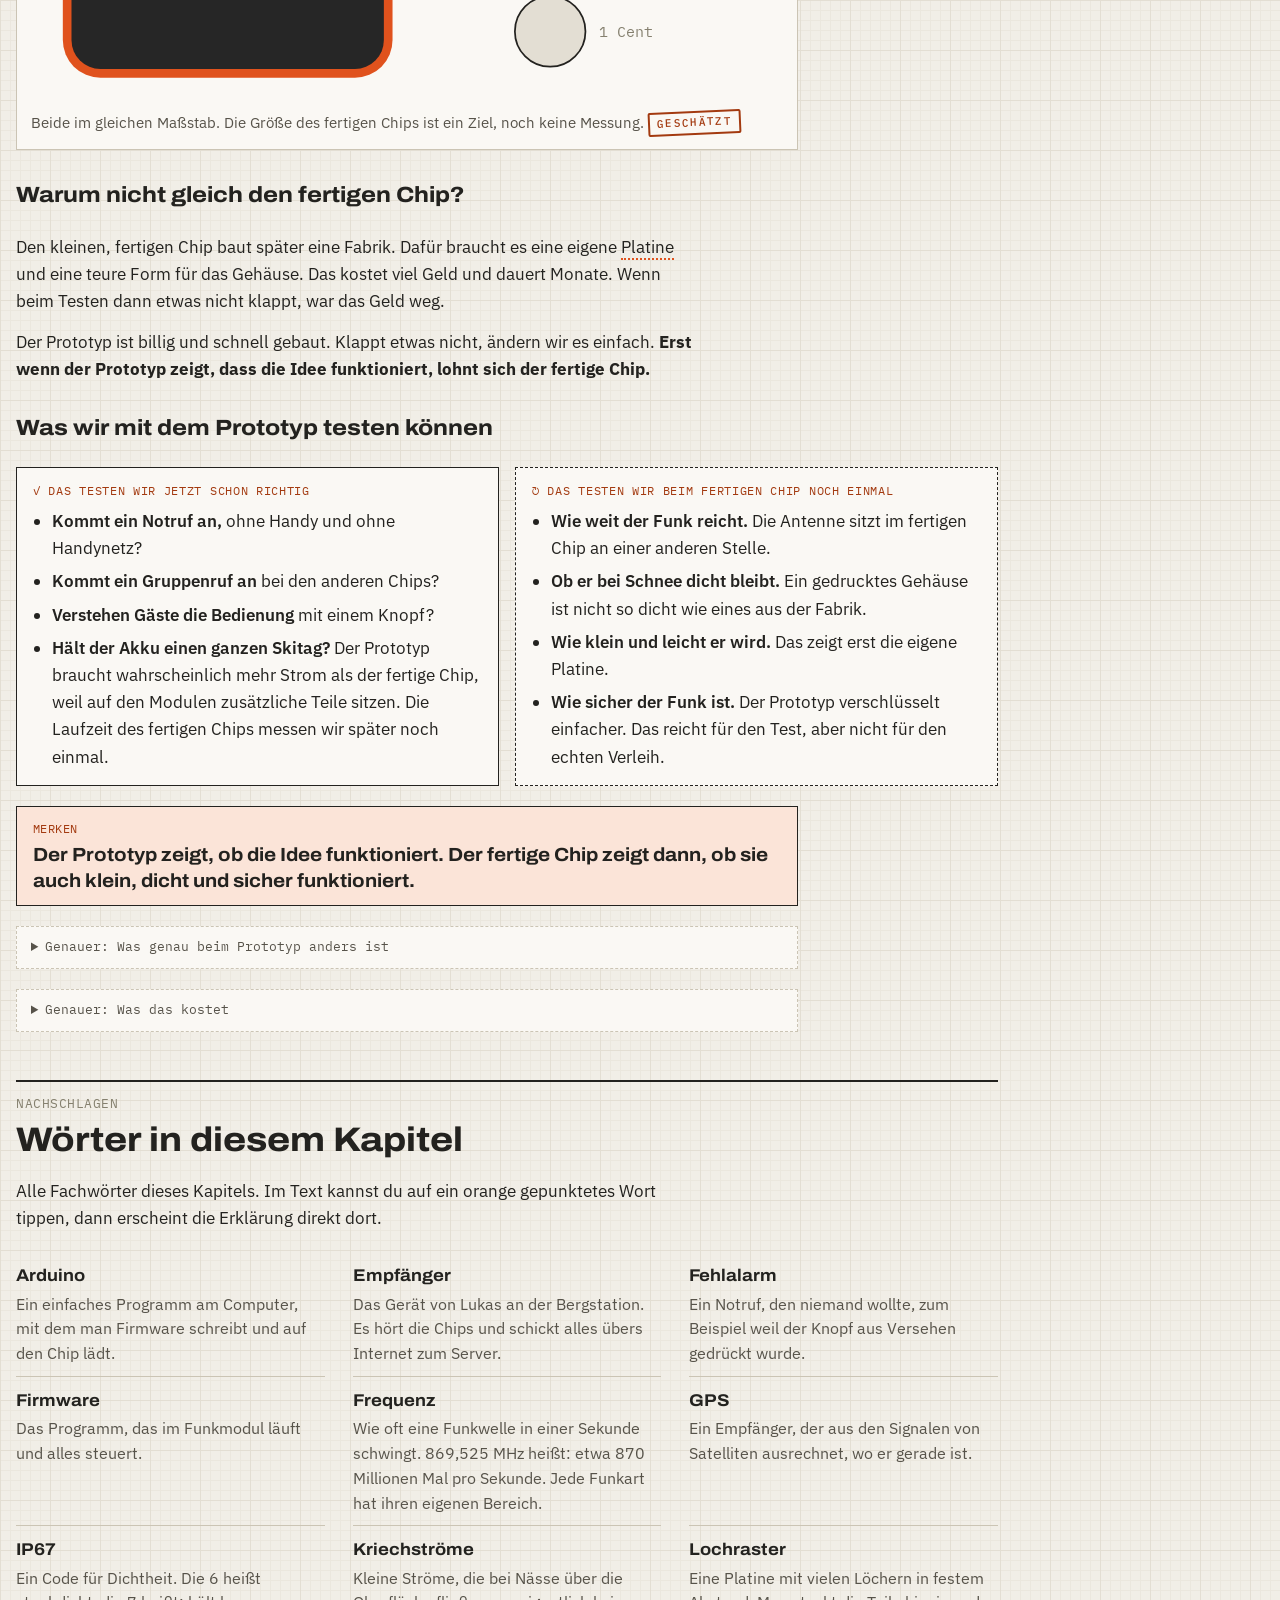
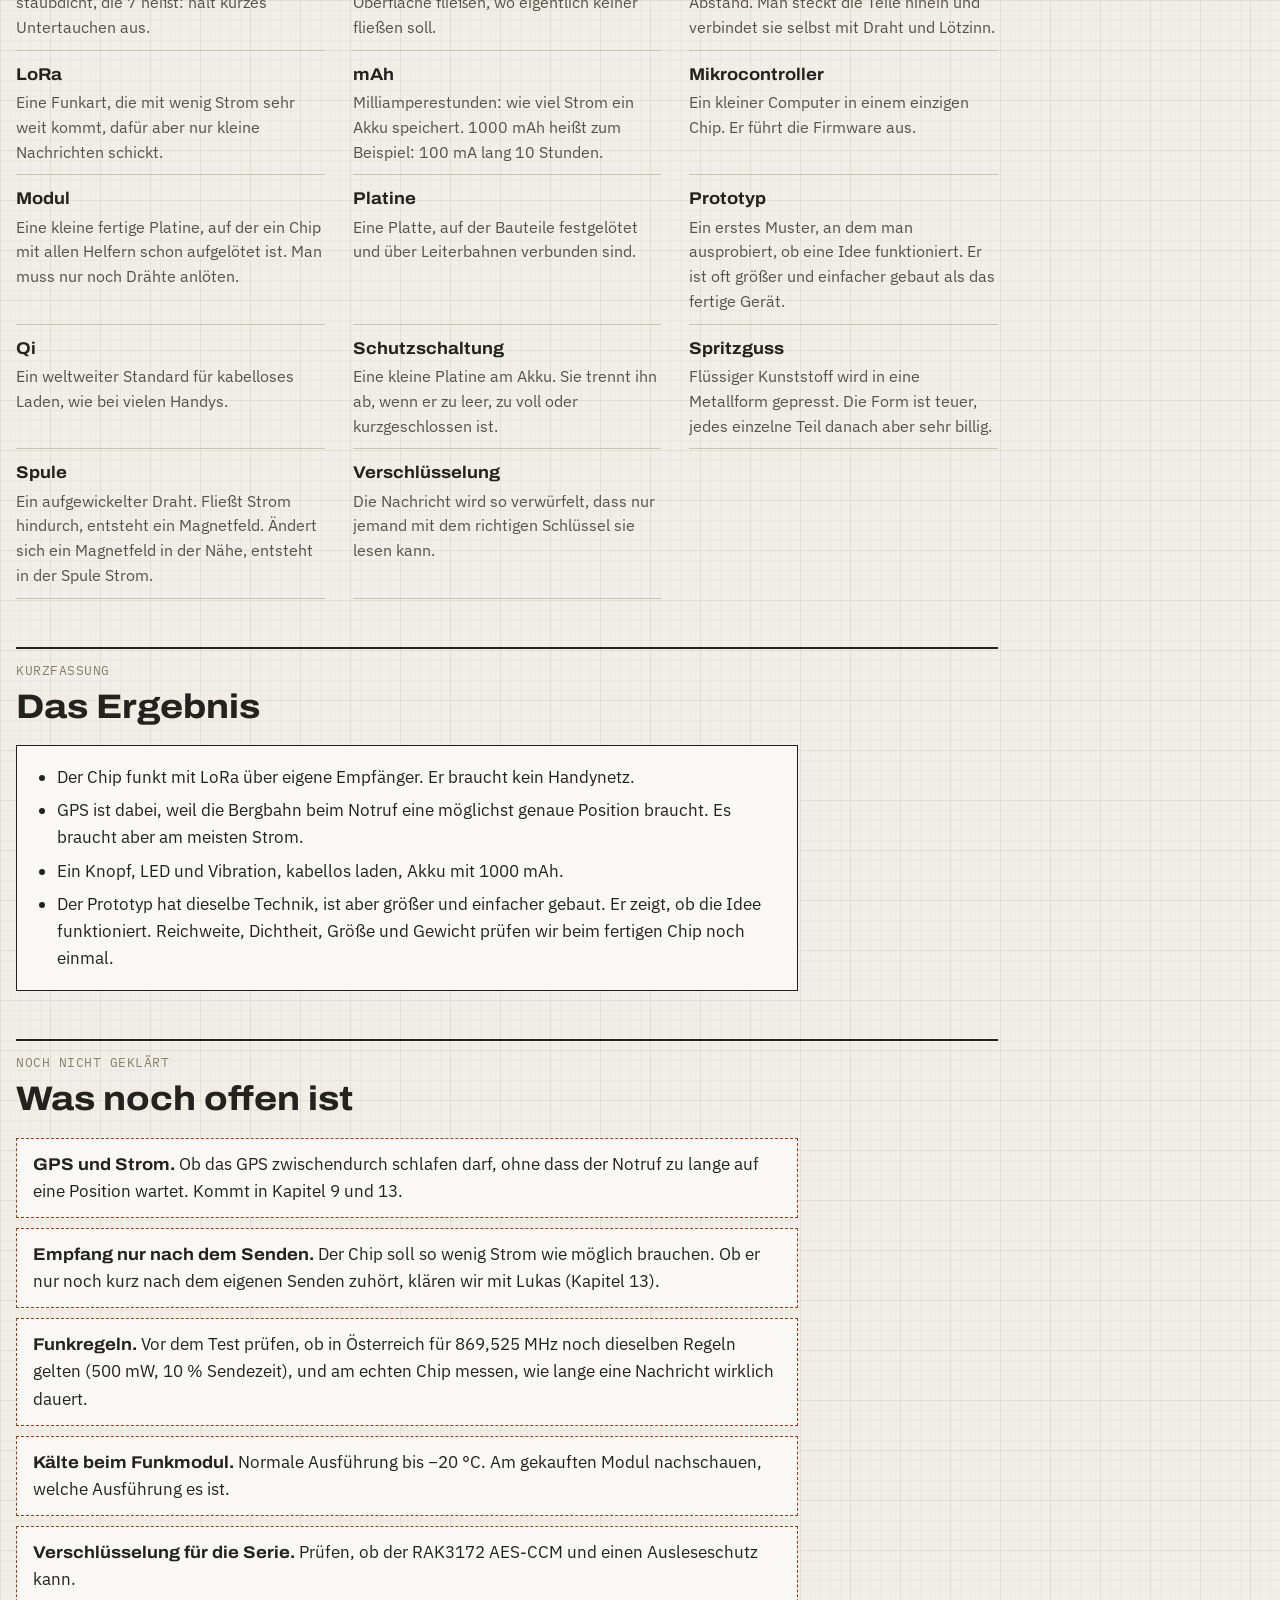
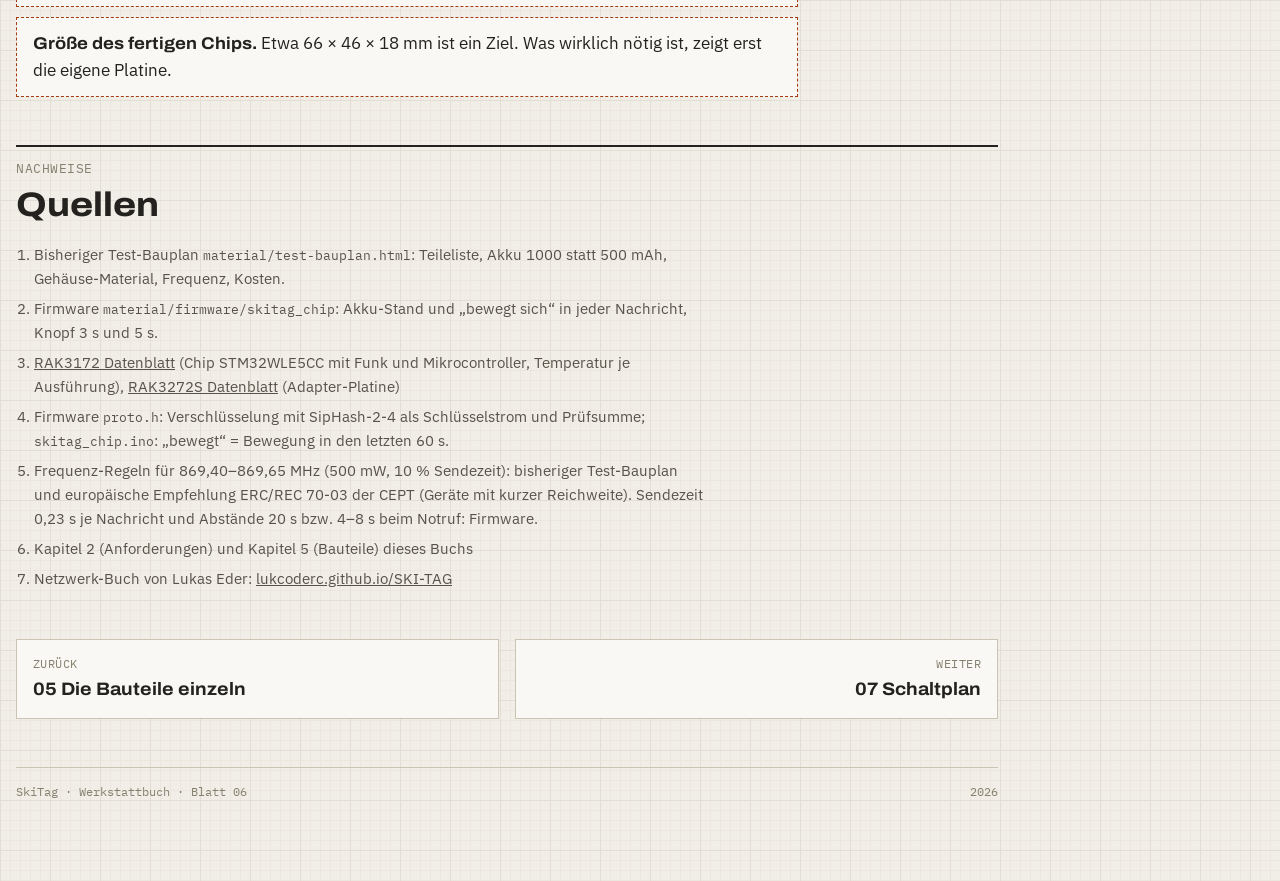
<file: docs/kapitel-06.html>
<!doctype html>
<html lang="de">
<meta charset="utf-8">
<meta name="viewport" content="width=device-width, initial-scale=1, viewport-fit=cover">
<title>Kapitel 6 · Entscheidungen · SkiTag Werkstattbuch</title>
<link rel="preconnect" href="https://fonts.googleapis.com">
<link rel="preconnect" href="https://fonts.gstatic.com" crossorigin>
<link rel="stylesheet" href="https://fonts.googleapis.com/css2?family=Archivo:wdth,wght@100..125,500..800&family=IBM+Plex+Mono:wght@400;500&family=IBM+Plex+Sans:wght@400;500;600&display=swap">
<link rel="stylesheet" href="werkbank.css">
<script src="thema.js"></script>
<script src="sprung.js" defer></script>
<script src="begriffe.js" defer></script>

<style>
  .entscheid .e-nr { font-size: 11.5px; letter-spacing: .06em; color: var(--signal-tinte); margin: 0; }
  .entscheid h3 { margin-top: -4px; }
  .entscheid .e-wahl { font-weight: 600; }
  .entscheid .e-stempel { margin: 0; }
  .entscheid table.anschluss td:first-child { white-space: normal; font-weight: 600; width: 38%; }
  .e-tabelle th a { color: inherit; }
  .p-groesse { max-width: 46em; }
  .p-groesse svg { width: 100%; height: auto; display: block; }
  .p-spalten { display: grid; grid-template-columns: repeat(auto-fit, minmax(min(240px, 100%), 1fr)); gap: 16px; }
  .p-spalte { background: var(--karte); border: 1.5px solid var(--tinte); padding: 14px 16px; min-width: 0; }
  .p-spalte .mono { font-size: 11.5px; letter-spacing: .06em; color: var(--signal-tinte); margin: 0 0 8px; }
  .p-spalte ul { margin: 0; padding-left: 1.1em; display: grid; gap: 6px; }
  .p-ja { border-color: var(--tinte); }
  .p-spaeter { border-style: dashed; }
  .p-spalte li strong { font-weight: 600; }
  .p-titel { font-size: 22px; font-weight: 750; margin: 8px 0 0; }
</style>

<div class="blatt">

  <div class="kopf">
    <div class="leiste">
      <a class="marke mono" href="index.html">
        <svg width="22" height="22" viewBox="0 0 22 22" aria-hidden="true"><rect x="1" y="1" width="20" height="20" rx="5" fill="var(--signal)"/><circle cx="11" cy="11" r="4.5" fill="none" stroke="#fff" stroke-width="2"/></svg>
        SkiTag · Hardware-Buch
      </a>
      <button class="thema mono" type="button" hidden></button>
    </div>
    <div class="schriftfeld" aria-label="Angaben zu diesem Blatt">
      <div>Blatt</div><div>06 · Entscheidungen</div>
      <div>Bereich</div><div>Der Chip</div>
      <div>Verfasser</div><div>Maximilian Joszt</div>
      <div>Stand</div><div>08.11.2026</div>
    </div>
  </div>

  <div class="kap-titel">
    <div>
      <p class="kap-nr">KAP. 06 · DER CHIP</p>
      <h1>Entscheidungen</h1>
      <p class="einstieg">Warum genau diese Teile? Für fast alles im Chip gab es mehrere Möglichkeiten. Hier steht, wofür wir uns entschieden haben, warum, und was wir dafür in Kauf nehmen. Am Ende steht, was der <span class="wort" data-wort="Prototyp" data-erklaerung="Ein erstes Muster, an dem man ausprobiert, ob eine Idee funktioniert. Er ist oft größer und einfacher gebaut als das fertige Gerät.">Prototyp</span> zeigen kann und was erst der fertige Chip.</p>
      <p class="lesezeit mono">Eilig? Die Kurzfassung steht unten unter <a href="#ergebnis">„Das Ergebnis“</a>.</p>
    </div>
    <figure class="zeichnung">
      <svg viewBox="0 0 460 400" role="img" aria-labelledby="zt zd">
        <title id="zt">Explosionszeichnung des Chips, alle Teile hervorgehoben, über die in diesem Kapitel entschieden wird</title>
        <desc id="zd">Die Schichten des Chips von oben nach unten. Orange sind die Teile, über die in diesem Kapitel entschieden wird.</desc>
        <line class="z-hilfe" x1="150" y1="18" x2="150" y2="372"/>
        <g class="z-blass">
          <rect class="z-modul" x="122" y="26" width="56" height="10" rx="5"/>
          <rect class="z-flaeche" x="136" y="14" width="28" height="16" rx="4"/>
          <path class="z-linie" d="M182 22 H 300"/>
          <text class="z-nr" x="306" y="18">KAP. 11</text>
          <text class="z-text" x="306" y="31">Knopf und Kragen</text>
          <path class="z-flaeche" d="M48 66 H252 a10 10 0 0 1 10 10 V82 H38 V76 a10 10 0 0 1 10 -10 Z"/>
          <rect class="z-flaeche" x="134" y="58" width="16" height="10" rx="2"/>
          <circle cx="210" cy="74" r="4" fill="var(--tinte-3)"/>
          <path class="z-linie" d="M262 74 H 300"/>
          <text class="z-nr" x="306" y="70">KAP. 12, 15</text>
          <text class="z-text" x="306" y="83">Deckel mit LED</text>
        </g>
        <rect class="z-signal" x="56" y="118" width="188" height="8" rx="1"/>
        <rect class="z-weich" x="66" y="104" width="54" height="14"/>
        <rect class="z-weich" x="130" y="98" width="46" height="20"/>
        <rect class="z-weich" x="186" y="108" width="22" height="10"/>
        <rect class="z-weich" x="214" y="108" width="22" height="10"/>
        <text class="z-klein" x="70" y="114" style="fill:var(--signal-tinte)">RAK</text>
        <text class="z-klein" x="140" y="112" style="fill:var(--signal-tinte)">GPS</text>
        <path class="z-linie" d="M244 116 H 300"/>
        <text class="z-nr aktiv" x="306" y="112">KAP. 4–8</text>
        <text class="z-text" x="306" y="125">Platine mit Modulen</text>
        <rect class="z-weich" x="70" y="160" width="40" height="12"/>
        <rect class="z-weich" x="196" y="158" width="38" height="14" rx="7"/>
        <path class="z-linie" d="M234 165 H 300"/>
        <text class="z-nr aktiv" x="306" y="161">KAP. 10, 12</text>
        <text class="z-text" x="306" y="174">Lade-Modul, Motor</text>
        <rect class="z-weich" x="62" y="204" width="176" height="18" rx="3"/>
        <text class="z-klein" x="122" y="217" style="fill:var(--signal-tinte)">LiPo 1000 mAh</text>
        <path class="z-linie" d="M238 213 H 300"/>
        <text class="z-nr aktiv" x="306" y="209">KAP. 9</text>
        <text class="z-text" x="306" y="222">Akku</text>
        <rect class="z-weich" x="78" y="254" width="144" height="10" rx="2"/>
        <ellipse cx="150" cy="259" rx="44" ry="3" fill="none" stroke="var(--signal-tinte)" stroke-width="1.2"/>
        <path class="z-linie" d="M222 259 H 300"/>
        <text class="z-nr aktiv" x="306" y="255">KAP. 10</text>
        <text class="z-text" x="306" y="268">Qi-Empfänger</text>
        <g class="z-blass">
          <path class="z-flaeche" d="M38 296 H262 V330 a12 12 0 0 1 -12 12 H50 a12 12 0 0 1 -12 -12 Z"/>
          <path class="z-linie" d="M262 318 H 300"/>
          <text class="z-nr" x="306" y="314">KAP. 15</text>
          <text class="z-text" x="306" y="327">Unterteil und Hülle</text>
        </g>
        <path class="z-hilfe" d="M38 372 H262"/>
        <path class="z-linie" d="M38 366 V378 M262 366 V378"/>
        <text class="z-klein" x="118" y="392">100 mm mit Hülle</text>
      </svg>
      <figcaption><span>Orange: Teile, über die hier entschieden wird</span><span>nicht maßstäblich</span></figcaption>
    </figure>

  </div>

  <section class="abschnitt" aria-labelledby="h-ueberblick">
    <header>
      <span class="mono">AUF EINEN BLICK</span>
      <h2 id="h-ueberblick">Alle Entscheidungen</h2>
    </header>
    <div class="text">
      <p>Für fast jedes Teil gab es mehrere Möglichkeiten. Bei jeder Entscheidung steht unten, was wir gewählt haben, warum, und was wir dafür in Kauf nehmen. Denn jede Wahl hat auch einen Nachteil.</p>
      <p>Tipp auf eine Frage, dann springst du zur Erklärung.</p>
    </div>
    <table class="tabelle e-tabelle">
      <thead><tr><th>Frage</th><th>Gewählt</th></tr></thead>
      <tbody><tr><th><a href="#e-funk">Wie funkt der Chip?</a></th><td data-label="GEWÄHLT">LoRa auf 869,525 MHz, mit eigenen Empfängern an der Bergstation</td></tr><tr><th><a href="#e-rak">Welches Funkmodul?</a></th><td data-label="GEWÄHLT">Das Funkmodul RAK3172</td></tr><tr><th><a href="#e-gps">GPS: ja oder nein?</a></th><td data-label="GEWÄHLT">Ja, mit dem GPS-Modul L76K</td></tr><tr><th><a href="#e-bewegung">Braucht es einen Bewegungssensor?</a></th><td data-label="GEWÄHLT">Ja, den LIS3DH</td></tr><tr><th><a href="#e-akku">Welcher Akku?</a></th><td data-label="GEWÄHLT">Flacher LiPo-Akku mit 1000 mAh und Schutzschaltung</td></tr><tr><th><a href="#e-qi">Wie wird geladen?</a></th><td data-label="GEWÄHLT">Kabellos mit Qi, in der Ladebox</td></tr><tr><th><a href="#e-messer">Wie weiß der Chip, wie voll der Akku ist?</a></th><td data-label="GEWÄHLT">Mit einem eigenen Akku-Messer, dem MAX17048</td></tr><tr><th><a href="#e-knopf">Wie viele Knöpfe?</a></th><td data-label="GEWÄHLT">Ein einziger Knopf, 25 mm groß (wie eine 2-Euro-Münze) und wasserdicht (IP67)</td></tr><tr><th><a href="#e-zeigen">Wie zeigt der Chip etwas an?</a></th><td data-label="GEWÄHLT">Mit einer zweifarbigen LED und Vibration</td></tr><tr><th><a href="#e-gehaeuse">Woraus ist das Gehäuse?</a></th><td data-label="GEWÄHLT">Gedruckt aus PETG oder ASA in Schwarz, mit weicher oranger Hülle aus TPU</td></tr></tbody>
    </table>
  </section>

  <section class="abschnitt" aria-labelledby="h-funk">
    <header>
      <span class="mono">BEREICH 1 · 4 ENTSCHEIDUNGEN</span>
      <h2 id="h-funk">Funk und Position</h2>
    </header>
    <div class="text"><p>Wie der Chip Nachrichten schickt und weiß, wo er ist.</p></div>
    <div class="teile-raster">
      <article class="teil-karte entscheid" id="e-funk">
        <svg viewBox="0 0 280 110" aria-hidden="true"><rect class="z-signal" x="22" y="48" width="34" height="22" rx="4"/>
<path d="M64 46 a14 14 0 0 1 0 26 M72 40 a22 22 0 0 1 0 38 M80 34 a30 30 0 0 1 0 50" fill="none" stroke="var(--signal)" stroke-width="2.5"/>
<path class="z-hilfe" d="M96 59 H 214"/>
<path d="M236 94 L 248 30 L 260 94 M241 70 H 255 M244 52 H 252" fill="none" stroke="var(--tinte)" stroke-width="2"/>
<circle cx="248" cy="28" r="4" fill="var(--tinte)"/>
<text class="z-klein" x="155" y="52" text-anchor="middle">einige Kilometer</text>
<text class="z-klein" x="39" y="92" text-anchor="middle">Chip</text>
<text class="z-klein" x="248" y="106" text-anchor="middle">Empfänger</text></svg>
        <p class="e-nr mono">ENTSCHEIDUNG 01</p>
        <h3>Wie funkt der Chip?</h3>
        <dl>
          <dt>GEWÄHLT</dt><dd class="e-wahl"><span class="wort" data-wort="LoRa" data-erklaerung="Eine Funkart, die mit wenig Strom sehr weit kommt, dafür aber nur kleine Nachrichten schickt.">LoRa</span> auf 869,525 MHz, mit eigenen Empfängern an der Bergstation</dd>
          <dt>WARUM</dt><dd>LoRa kommt mit wenig Strom sehr weit, wenn nichts im Weg ist mehrere Kilometer. Der Gast braucht dafür weder Handy noch Handynetz. Auf dieser <span class="wort" data-wort="Frequenz" data-erklaerung="Wie oft eine Funkwelle in einer Sekunde schwingt. 869,525 MHz heißt: etwa 870 Millionen Mal pro Sekunde. Jede Funkart hat ihren eigenen Bereich.">Frequenz</span> darf man ohne Genehmigung senden, wenn man sich an Regeln hält: nicht zu stark und nicht zu oft senden. Unser Chip bleibt weit darunter.</dd>
          <dt class="achtung">DAFÜR NEHMEN WIR IN KAUF</dt><dd>Die Nachrichten müssen klein sein, sonst dauert das Senden zu lange. Unsere Nachricht ist 27 Byte groß. Das sind ungefähr 27 einfache Zeichen. Ein Gruppenruf braucht bis zu 20 Sekunden, bis er ankommt. Und an jeder Bergstation braucht es einen <span class="wort" data-wort="Empfänger" data-erklaerung="Das Gerät von Lukas an der Bergstation. Es hört die Chips und schickt alles übers Internet zum Server.">Empfänger</span>.</dd>
        </dl>
        <p class="e-stempel"><span class="stempel s-entschieden">Entschieden</span></p>
        <details class="genauer"><summary>Genauer: die Zahlen</summary><p>Auf dieser Frequenz darf man ohne eigene Genehmigung senden, wenn man sich an Regeln für Sendeleistung und Sendezeit hält. Nach unserem Stand sind das höchstens 500 mW und höchstens 10 % der Zeit. Ob das für unseren Betrieb in Österreich genau so gilt, prüfen wir vor dem Test. Unser Chip sendet mit 100 mW. Eine Nachricht dauert etwa 0,23 Sekunden und kommt alle 20 Sekunden, das sind etwa 1 % der Zeit. Selbst bei einem Notruf, wenn er alle 4 bis 8 Sekunden wiederholt, bleibt er unter 6 %.</p></details>
        <details class="genauer"><summary>Andere Möglichkeiten</summary>
          <table class="anschluss"><tr><th>Möglichkeit</th><th>Warum nicht</th></tr><tr><td>Handynetz (wie beim Handy)</td><td>Am Berg gibt es Funklöcher. Jeder Chip bräuchte eine SIM-Karte, die jeden Monat kostet. Braucht mehr Strom.</td></tr><tr><td>Bluetooth</td><td>Reicht nur wenige Meter bis etwa hundert Meter. Das ist für eine Piste viel zu wenig.</td></tr><tr><td>WLAN</td><td>Reicht ungefähr so weit wie Bluetooth und braucht viel mehr Strom.</td></tr></table>
        </details>
        <p class="quelle-zeile">Genauer in Kapitel 3 (Funk) und im Netzwerk-Buch von Lukas</p>
      </article>
      <article class="teil-karte entscheid" id="e-rak">
        <svg viewBox="0 0 280 110" aria-hidden="true"><rect x="60" y="18" width="160" height="74" rx="4" fill="var(--signal-flaeche)" stroke="var(--signal)" stroke-width="2.5"/>
<rect class="z-modul" x="74" y="34" width="60" height="42" rx="3"/><rect class="z-modul" x="146" y="34" width="60" height="42" rx="3"/>
<text class="z-klein" x="104" y="59" text-anchor="middle">Funk</text><text class="z-klein" x="176" y="59" text-anchor="middle">Gehirn</text>
<text class="z-klein" x="140" y="106" text-anchor="middle">beides in einem Chip</text></svg>
        <p class="e-nr mono">ENTSCHEIDUNG 02</p>
        <h3>Welches Funkmodul?</h3>
        <dl>
          <dt>GEWÄHLT</dt><dd class="e-wahl">Das Funkmodul RAK3172</dd>
          <dt>WARUM</dt><dd>Im Funkmodul steckt ein einziger Chip, der Funk und Gehirn in einem ist. Man braucht also keinen zweiten Chip, der die <span class="wort" data-wort="Firmware" data-erklaerung="Das Programm, das im Funkmodul läuft und alles steuert.">Firmware</span> ausführt. Das spart Platz, Strom und Drähte. Programmiert wird es mit <span class="wort" data-wort="Arduino" data-erklaerung="Ein einfaches Programm am Computer, mit dem man Firmware schreibt und auf den Chip lädt.">Arduino</span>.</dd>
          <dt class="achtung">DAFÜR NEHMEN WIR IN KAUF</dt><dd>Die normale Ausführung ist nur bis −20&nbsp;°C gebaut. Das ist genau unser Kälteziel, Reserve gibt es also keine. Welche Ausführung wir haben, steht auf dem <span class="wort" data-wort="Modul" data-erklaerung="Eine kleine fertige Platine, auf der ein Chip mit allen Helfern schon aufgelötet ist. Man muss nur noch Drähte anlöten.">Modul</span>. Das prüfen wir, und die Kälte testen wir im Jänner.</dd>
        </dl>
        <p class="e-stempel"><span class="stempel s-entschieden">Entschieden</span></p>
        <details class="genauer"><summary>Genauer: die drei Namen</summary><p>Drei Namen, drei Dinge: <strong>RAK3272S</strong> ist die kleine Adapter-Platine, die wir kaufen. Darauf sitzt das Funkmodul <strong>RAK3172</strong>. Und darin steckt der eigentliche Chip <strong>STM32WLE5CC</strong>, in dem Funk und Gehirn vereint sind.</p></details>
        <details class="genauer"><summary>Andere Möglichkeiten</summary>
          <table class="anschluss"><tr><th>Möglichkeit</th><th>Warum nicht</th></tr><tr><td>ESP32 mit LoRa (zum Beispiel Heltec)</td><td>Hat WLAN eingebaut, das der Chip gar nicht braucht, und braucht mehr Strom. Für Lukas’ Empfänger ist es aber genau richtig, denn die müssen ins WLAN.</td></tr><tr><td>Eigener <span class="wort" data-wort="Mikrocontroller" data-erklaerung="Ein kleiner Computer in einem einzigen Chip. Er führt die Firmware aus.">Mikrocontroller</span> und eigener LoRa-Chip</td><td>Zwei Chips statt einem: mehr Drähte, mehr Platz, mehr Fehlerquellen.</td></tr></table>
        </details>
        <p class="quelle-zeile">Genauer in Kapitel 5 (Funkmodul)</p>
      </article>
      <article class="teil-karte entscheid" id="e-gps">
        <svg viewBox="0 0 280 110" aria-hidden="true"><g fill="none" stroke="var(--tinte)" stroke-width="1.6"><rect x="40" y="14" width="16" height="10"/><path d="M30 19 H40 M56 19 H66"/><rect x="132" y="8" width="16" height="10"/><path d="M122 13 H132 M148 13 H158"/><rect x="224" y="14" width="16" height="10"/><path d="M214 19 H224 M240 19 H250"/></g>
<path class="z-hilfe" d="M48 26 L 136 74 M140 20 L 140 70 M232 26 L 144 74"/>
<path d="M140 98 C 128 84, 124 78, 124 70 a16 16 0 0 1 32 0 C 156 78, 152 84, 140 98 Z" fill="var(--signal)"/>
<circle cx="140" cy="70" r="6" fill="#fff"/></svg>
        <p class="e-nr mono">ENTSCHEIDUNG 03</p>
        <h3>GPS: ja oder nein?</h3>
        <dl>
          <dt>GEWÄHLT</dt><dd class="e-wahl">Ja, mit dem <span class="wort" data-wort="GPS" data-erklaerung="Ein Empfänger, der aus den Signalen von Satelliten ausrechnet, wo er gerade ist.">GPS</span>-Modul L76K</dd>
          <dt>WARUM</dt><dd>Bei einem Notruf muss die Bergbahn wissen, wo der Gast liegt. Mit GPS kennt der Chip seine Position, unter freiem Himmel meist auf wenige Meter genau. Zwischen Bäumen oder Felsen wird es ungenauer. Ohne GPS wüsste man nur, welcher Empfänger ihn gehört hat, also ungefähr welcher Berg.</dd>
          <dt class="achtung">DAFÜR NEHMEN WIR IN KAUF</dt><dd>Das GPS braucht von allen Teilen am meisten Strom, etwa 41 mA. Darum ist es der größte Hebel beim Stromsparen (Kapitel 9 und 13). In Gebäuden findet es oft keine Position. Dann schickt der Chip die letzte, die er kannte.</dd>
        </dl>
        <p class="e-stempel"><span class="stempel s-entschieden">Entschieden</span></p>
        
        <details class="genauer"><summary>Andere Möglichkeiten</summary>
          <table class="anschluss"><tr><th>Möglichkeit</th><th>Warum nicht</th></tr><tr><td>Kein GPS, nur „welcher Empfänger hört mich“</td><td>Viel zu ungenau. Mit zwei Empfängern wüsste man nur, auf welcher Seite des Berges der Gast ist.</td></tr><tr><td>GPS nur bei einem Notruf einschalten</td><td>Das GPS braucht nach dem Einschalten oft eine halbe Minute oder länger, bis es eine Position hat. Die Zeit fehlt beim Notruf. Ob es dazwischen schlafen darf, prüfen wir in Kapitel 9.</td></tr></table>
        </details>
        <p class="quelle-zeile">Genauer in Kapitel 9 (Strom sparen)</p>
      </article>
      <article class="teil-karte entscheid" id="e-bewegung">
        <svg viewBox="0 0 280 110" aria-hidden="true"><rect class="z-signal" x="118" y="38" width="44" height="34" rx="5"/>
<path class="z-linie" d="M104 55 H 84 M90 49 L82 55 L90 61 M176 55 H 196 M190 49 L198 55 L190 61 M140 30 V 12 M134 18 L140 10 L146 18"/>
<text class="z-klein" x="140" y="96" text-anchor="middle">„bewegt sich noch“</text></svg>
        <p class="e-nr mono">ENTSCHEIDUNG 04</p>
        <h3>Braucht es einen Bewegungssensor?</h3>
        <dl>
          <dt>GEWÄHLT</dt><dd class="e-wahl">Ja, den LIS3DH</dd>
          <dt>WARUM</dt><dd>Der Chip schickt mit jeder Nachricht mit, ob er sich in der letzten Minute bewegt hat. So sieht man, ob jemand noch fährt oder schon lange still liegt. Später kann der Chip damit auch Strom sparen, wenn er lange nicht bewegt wird.</dd>
          <dt class="achtung">DAFÜR NEHMEN WIR IN KAUF</dt><dd>Ein Teil mehr, das gelötet werden muss. Er kostet aber wenig und braucht fast keinen Strom.</dd>
        </dl>
        <p class="e-stempel"><span class="stempel s-entschieden">Entschieden</span></p>
        
        <details class="genauer"><summary>Andere Möglichkeiten</summary>
          <table class="anschluss"><tr><th>Möglichkeit</th><th>Warum nicht</th></tr><tr><td>Ohne Bewegungssensor</td><td>Man wüsste nicht, ob ein Chip in der Tasche liegt oder getragen wird.</td></tr><tr><td>Bewegung nur aus dem GPS ablesen</td><td>Klappt nur, wenn das GPS gerade eine Position hat, und kleine Bewegungen sieht es nicht.</td></tr></table>
        </details>
        
      </article>
    </div>
  </section>

  <section class="abschnitt" aria-labelledby="h-energie">
    <header>
      <span class="mono">BEREICH 2 · 3 ENTSCHEIDUNGEN</span>
      <h2 id="h-energie">Energie</h2>
    </header>
    <div class="text"><p>Wie der Chip Strom bekommt, speichert und weiß, wie viel noch da ist.</p></div>
    <div class="teile-raster">
      <article class="teil-karte entscheid" id="e-akku">
        <svg viewBox="0 0 280 110" aria-hidden="true"><rect x="70" y="30" width="130" height="50" rx="5" fill="none" stroke="var(--tinte)" stroke-width="2"/>
<rect x="200" y="45" width="8" height="20" rx="2" fill="var(--tinte)"/>
<rect class="z-signal" x="76" y="36" width="84" height="38" rx="3"/>
<text class="z-klein" x="135" y="100" text-anchor="middle">1000 mAh, flach</text></svg>
        <p class="e-nr mono">ENTSCHEIDUNG 05</p>
        <h3>Welcher Akku?</h3>
        <dl>
          <dt>GEWÄHLT</dt><dd class="e-wahl">Flacher LiPo-Akku mit 1000 <span class="wort" data-wort="mAh" data-erklaerung="Milliamperestunden: wie viel Strom ein Akku speichert. 1000 mAh heißt zum Beispiel: 100 mA lang 10 Stunden.">mAh</span> und <span class="wort" data-wort="Schutzschaltung" data-erklaerung="Eine kleine Platine am Akku. Sie trennt ihn ab, wenn er zu leer, zu voll oder kurzgeschlossen ist.">Schutzschaltung</span></dd>
          <dt>WARUM</dt><dd>Er muss einen ganzen Skitag von 8 Stunden halten, auch in der Kälte, und am Abend sollen noch 30 % übrig sein. Der Chip braucht unterwegs etwa 55 mA. In 8 Stunden sind das etwa 440 mAh. In der Kälte gibt ein Akku weniger her. Mit Reserve und wegen der Kälte nehmen wir darum einen Akku mit 1000 mAh statt 500 mAh. Ob das wirklich reicht, messen wir in Kapitel 9.</dd>
          <dt class="achtung">DAFÜR NEHMEN WIR IN KAUF</dt><dd>Er ist 50 × 34 mm groß und bestimmt mit, wie groß das Gehäuse wird. Laden darf man ihn nur zwischen 0 und 50 °C.</dd>
        </dl>
        <p class="e-stempel"><span class="stempel s-geschaetzt">Geschätzt</span></p>
        
        <details class="genauer"><summary>Andere Möglichkeiten</summary>
          <table class="anschluss"><tr><th>Möglichkeit</th><th>Warum nicht</th></tr><tr><td>Kleinerer Akku mit 500 mAh</td><td>Würde ohne Kälte knapp reichen, mit Kälte nicht mehr sicher.</td></tr><tr><td>AA-Batterien</td><td>Muss man tauschen, und kabellos laden geht damit nicht.</td></tr><tr><td>Knopfzelle</td><td>Viel zu wenig Energie für GPS und Funk.</td></tr></table>
        </details>
        <p class="quelle-zeile">Genauer in Kapitel 9 (Laufzeit)</p>
      </article>
      <article class="teil-karte entscheid" id="e-qi">
        <svg viewBox="0 0 280 110" aria-hidden="true"><rect class="z-signal" x="90" y="16" width="100" height="34" rx="6"/>
<path d="M100 64 h80 M108 72 h64 M116 80 h48" stroke="var(--signal)" stroke-width="2.5" fill="none"/>
<rect class="z-flaeche" x="70" y="88" width="140" height="12" rx="2"/>
<text class="z-klein" x="140" y="37" text-anchor="middle" style="fill:#fff">Chip</text>
<text class="z-klein" x="222" y="98">Ladebox</text>
<path d="M226 22 l16 16 M242 22 l-16 16" stroke="var(--tinte)" stroke-width="2"/><text class="z-klein" x="220" y="56">kein Stecker</text></svg>
        <p class="e-nr mono">ENTSCHEIDUNG 06</p>
        <h3>Wie wird geladen?</h3>
        <dl>
          <dt>GEWÄHLT</dt><dd class="e-wahl">Kabellos mit <span class="wort" data-wort="Qi" data-erklaerung="Ein weltweiter Standard für kabelloses Laden, wie bei vielen Handys.">Qi</span>, in der Ladebox</dd>
          <dt>WARUM</dt><dd>Ohne Stecker braucht das Gehäuse kein Loch für eine Buchse, und es kommt weniger leicht Wasser hinein. Am Abend stellt man die Chips nur in die Ladebox. Keiner muss 5 Kabel einstecken, und keine Buchse kann ausleiern.</dd>
          <dt class="achtung">DAFÜR NEHMEN WIR IN KAUF</dt><dd>Es lädt langsamer als mit Kabel (0,5 A), und die <span class="wort" data-wort="Spule" data-erklaerung="Ein aufgewickelter Draht. Fließt Strom hindurch, entsteht ein Magnetfeld. Ändert sich ein Magnetfeld in der Nähe, entsteht in der Spule Strom.">Spule</span> muss genau über der Spule in der Ladebox liegen. Qi-Teile kosten mehr als eine Buchse.</dd>
        </dl>
        <p class="e-stempel"><span class="stempel s-entschieden">Entschieden</span></p>
        
        <details class="genauer"><summary>Andere Möglichkeiten</summary>
          <table class="anschluss"><tr><th>Möglichkeit</th><th>Warum nicht</th></tr><tr><td>USB-C-Buchse</td><td>Billiger und schneller, aber ein Loch im Gehäuse, und jeder Chip muss einzeln eingesteckt werden.</td></tr><tr><td>Kontakte außen (wie bei einer elektrischen Zahnbürste mit Pins)</td><td>Metall außen kann rosten, und bei Nässe gibt es <span class="wort" data-wort="Kriechströme" data-erklaerung="Kleine Ströme, die bei Nässe über die Oberfläche fließen, wo eigentlich keiner fließen soll.">Kriechströme</span>.</td></tr></table>
        </details>
        <p class="quelle-zeile">Genauer in Kapitel 10 (Laden)</p>
      </article>
      <article class="teil-karte entscheid" id="e-messer">
        <svg viewBox="0 0 280 110" aria-hidden="true"><path d="M90 80 a50 50 0 0 1 100 0" fill="none" stroke="var(--linie)" stroke-width="10"/>
<path d="M90 80 a50 50 0 0 1 82 -38" fill="none" stroke="var(--signal)" stroke-width="10"/>
<text x="140" y="80" text-anchor="middle" style="font-family:var(--mono);font-size:20px;fill:var(--tinte)">73 %</text>
<text class="z-klein" x="140" y="102" text-anchor="middle">Beispiel</text></svg>
        <p class="e-nr mono">ENTSCHEIDUNG 07</p>
        <h3>Wie weiß der Chip, wie voll der Akku ist?</h3>
        <dl>
          <dt>GEWÄHLT</dt><dd class="e-wahl">Mit einem eigenen Akku-Messer, dem MAX17048</dd>
          <dt>WARUM</dt><dd>Er misst die Spannung des Akkus und rechnet mit einem eingebauten Modell, wie sich LiPo-Akkus verhalten, den Stand in Prozent aus. Die Firmware schickt ihn mit jeder Nachricht mit. So sieht der Verleih, welcher Chip bald leer ist. Das ist genauer, als wenn das Funkmodul die Spannung nur mit festen Grenzen vergleicht, weil sie lange fast gleich bleibt und sich in der Kälte verschiebt.</dd>
          <dt class="achtung">DAFÜR NEHMEN WIR IN KAUF</dt><dd>Noch ein kleines Modul. Ob die Prozent in der Kälte stimmen, sehen wir erst beim Test.</dd>
        </dl>
        <p class="e-stempel"><span class="stempel s-entschieden">Entschieden</span></p>
        
        <details class="genauer"><summary>Andere Möglichkeiten</summary>
          <table class="anschluss"><tr><th>Möglichkeit</th><th>Warum nicht</th></tr><tr><td>Spannung nur mit dem Funkmodul messen</td><td>Billiger, aber ohne Akku-Modell ungenau: Zwischen „fast voll“ und „halb leer“ ändert sich die Spannung kaum.</td></tr></table>
        </details>
        <p class="quelle-zeile">Genauer in Kapitel 9 (Laufzeit)</p>
      </article>
    </div>
  </section>

  <section class="abschnitt" aria-labelledby="h-bedienung">
    <header>
      <span class="mono">BEREICH 3 · 3 ENTSCHEIDUNGEN</span>
      <h2 id="h-bedienung">Bedienung und Gehäuse</h2>
    </header>
    <div class="text"><p>Was der Gast in der Hand hält und wie er merkt, was der Chip tut.</p></div>
    <div class="teile-raster">
      <article class="teil-karte entscheid" id="e-knopf">
        <svg viewBox="0 0 280 110" aria-hidden="true"><circle cx="80" cy="56" r="34" fill="var(--signal-flaeche)" stroke="var(--tinte)" stroke-width="1.4"/>
<circle cx="80" cy="56" r="22" fill="var(--signal)"/>
<text class="z-klein" x="132" y="44">kurz: Gruppe rufen</text>
<text class="z-klein" x="132" y="66">3 s halten: Notruf</text>
<text class="z-klein" x="80" y="104" text-anchor="middle">ein Knopf</text></svg>
        <p class="e-nr mono">ENTSCHEIDUNG 08</p>
        <h3>Wie viele Knöpfe?</h3>
        <dl>
          <dt>GEWÄHLT</dt><dd class="e-wahl">Ein einziger Knopf, 25 mm groß (wie eine 2-Euro-Münze) und wasserdicht (<span class="wort" data-wort="IP67" data-erklaerung="Ein Code für Dichtheit. Die 6 heißt staubdicht, die 7 heißt: hält kurzes Untertauchen aus.">IP67</span>)</dd>
          <dt>WARUM</dt><dd>Ein großer Knopf lässt sich auch mit dicken Handschuhen und sogar durch die Jacke drücken. Der Knopf selbst ist dicht. Damit auch das Loch im Gehäuse dicht ist, braucht es eine Dichtung (Kapitel 15). Beim Verleih ist er in einem Satz erklärt. Kurz drücken ruft die Gruppe, 3 Sekunden halten startet den Notruf.</dd>
          <dt class="achtung">DAFÜR NEHMEN WIR IN KAUF</dt><dd>Notruf und Gruppenruf liegen auf demselben Knopf, und was man durch die Jacke drücken kann, drückt man auch leichter aus Versehen. Darum gibt es den Schutz vor <span class="wort" data-wort="Fehlalarm" data-erklaerung="Ein Notruf, den niemand wollte, zum Beispiel weil der Knopf aus Versehen gedrückt wurde.">Fehlalarm</span>: 3 Sekunden halten, dann 5 Sekunden zum Abbrechen. Der Knopf steht nur knapp über dem Ring. Und der Chip wird dadurch größer.</dd>
        </dl>
        <p class="e-stempel"><span class="stempel s-entschieden">Entschieden</span></p>
        
        <details class="genauer"><summary>Andere Möglichkeiten</summary>
          <table class="anschluss"><tr><th>Möglichkeit</th><th>Warum nicht</th></tr><tr><td>Kleinerer Knopf (16 mm)</td><td>War zuerst geplant. Mit dicken Handschuhen und durch die Jacke trifft man ihn zu schlecht.</td></tr><tr><td>Zwei Knöpfe (einer nur für den Notruf)</td><td>Wäre eindeutiger, aber zwei Löcher, die dicht sein müssen, und mehr Platz. Mit Handschuhen erwischt man leicht den falschen.</td></tr><tr><td>Berührungsfläche</td><td>Geht mit Handschuhen nicht und löst bei Schnee aus Versehen aus.</td></tr></table>
        </details>
        <p class="quelle-zeile">Genauer in Kapitel 11 (Knopf und SOS)</p>
      </article>
      <article class="teil-karte entscheid" id="e-zeigen">
        <svg viewBox="0 0 280 110" aria-hidden="true"><circle cx="80" cy="54" r="12" fill="var(--signal)"/>
<path d="M80 28 V20 M80 80 V88 M54 54 H46 M106 54 H114 M62 36 l-6 -6 M98 36 l6 -6 M62 72 l-6 6 M98 72 l6 6" stroke="var(--tinte)" stroke-width="2"/>
<circle cx="196" cy="54" r="20" fill="var(--signal-flaeche)" stroke="var(--tinte)" stroke-width="1.6"/>
<path d="M166 40 q-6 14 0 28 M158 34 q-9 20 0 40 M226 40 q6 14 0 28 M234 34 q9 20 0 40" fill="none" stroke="var(--signal)" stroke-width="2"/>
<text class="z-klein" x="80" y="106" text-anchor="middle">LED</text><text class="z-klein" x="196" y="106" text-anchor="middle">Vibration</text></svg>
        <p class="e-nr mono">ENTSCHEIDUNG 09</p>
        <h3>Wie zeigt der Chip etwas an?</h3>
        <dl>
          <dt>GEWÄHLT</dt><dd class="e-wahl">Mit einer zweifarbigen LED und Vibration</dd>
          <dt>WARUM</dt><dd>Die Vibration spürt man auch unter der Jacke und bei Lärm am Lift. Die LED zeigt mit Grün, Gelb und Rot, wie es dem Chip geht. Gelb entsteht, wenn Rot und Grün gleichzeitig leuchten. Das geht, weil die Firmware beide Farben einzeln schalten kann. Beides braucht wenig Strom und hält Kälte gut aus.</dd>
          <dt class="achtung">DAFÜR NEHMEN WIR IN KAUF</dt><dd>Der Chip kann nur wenige Dinge zeigen. Was ein Blinken bedeutet, muss man lernen. Dafür gibt es eine kleine Karte beim Verleih (Kapitel 12).</dd>
        </dl>
        <p class="e-stempel"><span class="stempel s-entschieden">Entschieden</span></p>
        
        <details class="genauer"><summary>Andere Möglichkeiten</summary>
          <table class="anschluss"><tr><th>Möglichkeit</th><th>Warum nicht</th></tr><tr><td>Bildschirm</td><td>Braucht viel mehr Strom, wird in der Kälte träge und kann beim Sturz brechen.</td></tr><tr><td>Lautsprecher oder Piepser</td><td>Hört man auf der Piste kaum, und im Lift stört er alle.</td></tr></table>
        </details>
        <p class="quelle-zeile">Genauer in Kapitel 12 (LED und Vibration)</p>
      </article>
      <article class="teil-karte entscheid" id="e-gehaeuse">
        <svg viewBox="0 0 280 110" aria-hidden="true"><rect x="96" y="8" width="88" height="94" rx="16" fill="var(--signal)"/>
<rect x="104" y="16" width="72" height="78" rx="9" fill="#262626"/>
<circle cx="140" cy="42" r="12" fill="var(--signal)"/><circle cx="140" cy="42" r="8" fill="#262626" stroke="#888" stroke-width="1"/>
<circle cx="140" cy="23" r="2.5" fill="#7ad36b"/>
<text class="z-klein" x="196" y="40">schwarz,</text><text class="z-klein" x="196" y="56">Rand orange</text></svg>
        <p class="e-nr mono">ENTSCHEIDUNG 10</p>
        <h3>Woraus ist das Gehäuse?</h3>
        <dl>
          <dt>GEWÄHLT</dt><dd class="e-wahl">Gedruckt aus PETG oder ASA in Schwarz, mit weicher oranger Hülle aus TPU</dd>
          <dt>WARUM</dt><dd>PETG und ASA sind zäh und halten Kälte viel besser aus als PLA. Ob unser gedrucktes Gehäuse in der Kälte hält, testen wir trotzdem. Die weiche Hülle dämpft Stöße, damit man sich weniger leicht verletzt. Schwarz mit orangem Rand fällt im weißen Schnee gut auf.</dd>
          <dt class="achtung">DAFÜR NEHMEN WIR IN KAUF</dt><dd>Ein gedrucktes Gehäuse ist größer und nicht so dicht wie ein gespritztes. Für den Test reicht es.</dd>
        </dl>
        <p class="e-stempel"><span class="stempel s-entschieden">Entschieden</span></p>
        
        <details class="genauer"><summary>Andere Möglichkeiten</summary>
          <table class="anschluss"><tr><th>Möglichkeit</th><th>Warum nicht</th></tr><tr><td>PLA (der häufigste Druck-Kunststoff)</td><td>Wird in der Kälte spröde und bricht.</td></tr><tr><td>Gespritztes Gehäuse</td><td>Kommt erst beim fertigen Chip. Die Form dafür ist für 5 Stück viel zu teuer.</td></tr></table>
        </details>
        <p class="quelle-zeile">Genauer in Kapitel 15 (Gehäuse)</p>
      </article>
    </div>
  </section>

  <section class="abschnitt" aria-labelledby="h-prototyp">
    <header>
      <span class="mono">PROTOTYP UND FERTIGER CHIP</span>
      <h2 id="h-prototyp">Was der Prototyp zeigen kann</h2>
    </header>
    <div class="text">
      <p><strong>Der Prototyp sind die 5 Chips für den Test im Februar.</strong> Sie können schon die wichtigsten Dinge, die der fertige Chip können soll: Notruf, Gruppe rufen, leuchten, vibrieren, kabellos laden. Sie sind nur anders gebaut. Wir löten sie selbst aus fertigen Teilen zusammen. Darum sind sie größer.</p>
    </div>

    <figure class="bild p-groesse">
      <svg viewBox="0 0 520 340" role="img" aria-labelledby="gt gd">
        <title id="gt">Prototyp und fertiger Chip im gleichen Maßstab</title>
        <desc id="gd">Der Prototyp misst mit Hülle 100 mal 76 Millimeter und steht hochkant. Der fertige Chip soll etwa 66 mal 46 Millimeter groß werden. Daneben eine 1-Cent-Münze.</desc>
        <rect x="22" y="22" width="228" height="300" rx="26" fill="var(--signal)"/>
        <rect x="28" y="28" width="216" height="288" rx="20" fill="#262626"/>
        <text class="z-text" x="136" y="172" text-anchor="middle" style="fill:#f4f1ea">Prototyp</text>
        <text class="z-klein" x="136" y="190" text-anchor="middle" style="fill:#f4f1ea">100 × 76 mm</text>
        <rect x="290" y="22" width="138" height="198" rx="16" fill="none" stroke="var(--tinte)" stroke-width="2" stroke-dasharray="6 5"/>
        <text class="z-text" x="359" y="121" text-anchor="middle">fertiger</text>
        <text class="z-text" x="359" y="137" text-anchor="middle">Chip</text>
        <text class="z-klein" x="359" y="240" text-anchor="middle">ca. 66 × 46 mm</text>
        <circle cx="359" cy="290" r="24.4" fill="var(--raster)" stroke="var(--tinte)" stroke-width="1.2"/>
        <text class="z-klein" x="393" y="294">1 Cent</text>
      </svg>
      <figcaption>Beide im gleichen Maßstab. Die Größe des fertigen Chips ist ein Ziel, noch keine Messung. <span class="stempel s-geschaetzt">Geschätzt</span></figcaption>
    </figure>

    <h3 class="p-titel">Warum nicht gleich den fertigen Chip?</h3>
    <div class="text">
      <p>Den kleinen, fertigen Chip baut später eine Fabrik. Dafür braucht es eine eigene <span class="wort" data-wort="Platine" data-erklaerung="Eine Platte, auf der Bauteile festgelötet und über Leiterbahnen verbunden sind.">Platine</span> und eine teure Form für das Gehäuse. Das kostet viel Geld und dauert Monate. Wenn beim Testen dann etwas nicht klappt, war das Geld weg.</p>
      <p>Der Prototyp ist billig und schnell gebaut. Klappt etwas nicht, ändern wir es einfach. <strong>Erst wenn der Prototyp zeigt, dass die Idee funktioniert, lohnt sich der fertige Chip.</strong></p>
    </div>

    <h3 class="p-titel">Was wir mit dem Prototyp testen können</h3>
    <div class="p-spalten">
      <div class="p-spalte p-ja">
        <p class="mono">✓ DAS TESTEN WIR JETZT SCHON RICHTIG</p>
        <ul>
          <li><strong>Kommt ein Notruf an,</strong> ohne Handy und ohne Handynetz?</li>
          <li><strong>Kommt ein Gruppenruf an</strong> bei den anderen Chips?</li>
          <li><strong>Verstehen Gäste die Bedienung</strong> mit einem Knopf?</li>
          <li><strong>Hält der Akku einen ganzen Skitag?</strong> Der Prototyp braucht wahrscheinlich mehr Strom als der fertige Chip, weil auf den Modulen zusätzliche Teile sitzen. Die Laufzeit des fertigen Chips messen wir später noch einmal.</li>
        </ul>
      </div>
      <div class="p-spalte p-spaeter">
        <p class="mono">↻ DAS TESTEN WIR BEIM FERTIGEN CHIP NOCH EINMAL</p>
        <ul>
          <li><strong>Wie weit der Funk reicht.</strong> Die Antenne sitzt im fertigen Chip an einer anderen Stelle.</li>
          <li><strong>Ob er bei Schnee dicht bleibt.</strong> Ein gedrucktes Gehäuse ist nicht so dicht wie eines aus der Fabrik.</li>
          <li><strong>Wie klein und leicht er wird.</strong> Das zeigt erst die eigene Platine.</li>
          <li><strong>Wie sicher der Funk ist.</strong> Der Prototyp verschlüsselt einfacher. Das reicht für den Test, aber nicht für den echten Verleih.</li>
        </ul>
      </div>
    </div>

    <div class="merke">
      <span class="mono">MERKEN</span>
      <p>Der Prototyp zeigt, ob die Idee funktioniert. Der fertige Chip zeigt dann, ob sie auch klein, dicht und sicher funktioniert.</p>
    </div>

    <details class="genauer">
      <summary>Genauer: Was genau beim Prototyp anders ist</summary>
      <p><strong>Fertige Module statt eigener Platine.</strong> Jedes Teil sitzt auf einem eigenen kleinen Modul. Die Module kommen auf eine <span class="wort" data-wort="Lochraster" data-erklaerung="Eine Platine mit vielen Löchern in festem Abstand. Man steckt die Teile hinein und verbindet sie selbst mit Draht und Lötzinn.">Lochraster</span>-Platine und werden mit Drähten verbunden. Im fertigen Chip sitzt alles auf einer einzigen kleinen Platine.</p>
      <p><strong>Antenne am Kabel.</strong> Beim Prototyp hängt die Funk-Antenne an einem kurzen Kabel. Im fertigen Chip ist sie fest eingebaut. Darum gilt die Reichweite aus dem Test nicht eins zu eins.</p>
      <p><strong>Gehäuse gedruckt statt gespritzt.</strong> Der Prototyp kommt aus dem 3D-Drucker. Der fertige Chip bekommt ein gespritztes Gehäuse.</p>
      <p><strong>Einfachere <span class="wort" data-wort="Verschlüsselung" data-erklaerung="Die Nachricht wird so verwürfelt, dass nur jemand mit dem richtigen Schlüssel sie lesen kann.">Verschlüsselung</span>.</strong> Der Prototyp nutzt ein selbst gebautes Verfahren. Aus der Rechnung SipHash-2-4 entsteht eine lange Reihe von Zufallszahlen, der Schlüsselstrom. Damit wird die Nachricht verwürfelt. Dazu kommt eine Prüfsumme, an der der Empfänger gefälschte oder veränderte Nachrichten erkennt. Alle 5 Chips teilen einen Schlüssel. Ob so ein selbst gebautes Verfahren wirklich sicher ist, hat niemand unabhängig geprüft. Für den Test reicht es. Für den Verleih kommt darum AES-CCM, ein geprüftes Standard-Verfahren, mit einem eigenen Schlüssel je Chip.</p>
    </details>

    <details class="genauer">
      <summary>Genauer: Was das kostet</summary>
      <p>Alle 5 Prototypen zusammen kosten etwa 560 €, also etwa 105 bis 112 € je Chip. <span class="stempel s-geschaetzt">Geschätzt</span></p>
      <p>Für den fertigen Chip braucht es eine eigene Platine und eine <span class="wort" data-wort="Spritzguss" data-erklaerung="Flüssiger Kunststoff wird in eine Metallform gepresst. Die Form ist teuer, jedes einzelne Teil danach aber sehr billig.">Spritzguss</span>-Form für das Gehäuse. So eine Form kostet schnell mehrere tausend Euro. Das lohnt sich erst, wenn klar ist, dass die Idee funktioniert, und wenn viele Chips gebaut werden. Danach ist jedes einzelne Gehäuse sehr billig. <span class="stempel s-geschaetzt">Geschätzt</span></p>
    </details>
  </section>

  <section class="abschnitt" aria-labelledby="h-woerter">
    <header>
      <span class="mono">NACHSCHLAGEN</span>
      <h2 id="h-woerter">Wörter in diesem Kapitel</h2>
    </header>
    <div class="text"><p>Alle Fachwörter dieses Kapitels. Im Text kannst du auf ein orange gepunktetes Wort tippen, dann erscheint die Erklärung direkt dort.</p></div>
    <dl class="woerter"><div><dt>Arduino</dt><dd>Ein einfaches Programm am Computer, mit dem man Firmware schreibt und auf den Chip lädt.</dd></div><div><dt>Empfänger</dt><dd>Das Gerät von Lukas an der Bergstation. Es hört die Chips und schickt alles übers Internet zum Server.</dd></div><div><dt>Fehlalarm</dt><dd>Ein Notruf, den niemand wollte, zum Beispiel weil der Knopf aus Versehen gedrückt wurde.</dd></div><div><dt>Firmware</dt><dd>Das Programm, das im Funkmodul läuft und alles steuert.</dd></div><div><dt>Frequenz</dt><dd>Wie oft eine Funkwelle in einer Sekunde schwingt. 869,525 MHz heißt: etwa 870 Millionen Mal pro Sekunde. Jede Funkart hat ihren eigenen Bereich.</dd></div><div><dt>GPS</dt><dd>Ein Empfänger, der aus den Signalen von Satelliten ausrechnet, wo er gerade ist.</dd></div><div><dt>IP67</dt><dd>Ein Code für Dichtheit. Die 6 heißt staubdicht, die 7 heißt: hält kurzes Untertauchen aus.</dd></div><div><dt>Kriechströme</dt><dd>Kleine Ströme, die bei Nässe über die Oberfläche fließen, wo eigentlich keiner fließen soll.</dd></div><div><dt>Lochraster</dt><dd>Eine Platine mit vielen Löchern in festem Abstand. Man steckt die Teile hinein und verbindet sie selbst mit Draht und Lötzinn.</dd></div><div><dt>LoRa</dt><dd>Eine Funkart, die mit wenig Strom sehr weit kommt, dafür aber nur kleine Nachrichten schickt.</dd></div><div><dt>mAh</dt><dd>Milliamperestunden: wie viel Strom ein Akku speichert. 1000 mAh heißt zum Beispiel: 100 mA lang 10 Stunden.</dd></div><div><dt>Mikrocontroller</dt><dd>Ein kleiner Computer in einem einzigen Chip. Er führt die Firmware aus.</dd></div><div><dt>Modul</dt><dd>Eine kleine fertige Platine, auf der ein Chip mit allen Helfern schon aufgelötet ist. Man muss nur noch Drähte anlöten.</dd></div><div><dt>Platine</dt><dd>Eine Platte, auf der Bauteile festgelötet und über Leiterbahnen verbunden sind.</dd></div><div><dt>Prototyp</dt><dd>Ein erstes Muster, an dem man ausprobiert, ob eine Idee funktioniert. Er ist oft größer und einfacher gebaut als das fertige Gerät.</dd></div><div><dt>Qi</dt><dd>Ein weltweiter Standard für kabelloses Laden, wie bei vielen Handys.</dd></div><div><dt>Schutzschaltung</dt><dd>Eine kleine Platine am Akku. Sie trennt ihn ab, wenn er zu leer, zu voll oder kurzgeschlossen ist.</dd></div><div><dt>Spritzguss</dt><dd>Flüssiger Kunststoff wird in eine Metallform gepresst. Die Form ist teuer, jedes einzelne Teil danach aber sehr billig.</dd></div><div><dt>Spule</dt><dd>Ein aufgewickelter Draht. Fließt Strom hindurch, entsteht ein Magnetfeld. Ändert sich ein Magnetfeld in der Nähe, entsteht in der Spule Strom.</dd></div><div><dt>Verschlüsselung</dt><dd>Die Nachricht wird so verwürfelt, dass nur jemand mit dem richtigen Schlüssel sie lesen kann.</dd></div></dl>
  </section>

  <section class="abschnitt" id="ergebnis" aria-labelledby="h-ergebnis">
    <header>
      <span class="mono">KURZFASSUNG</span>
      <h2 id="h-ergebnis">Das Ergebnis</h2>
    </header>
    <div class="ergebnis">
      <ul>
        <li>Der Chip funkt mit LoRa über eigene Empfänger. Er braucht kein Handynetz.</li>
        <li>GPS ist dabei, weil die Bergbahn beim Notruf eine möglichst genaue Position braucht. Es braucht aber am meisten Strom.</li>
        <li>Ein Knopf, LED und Vibration, kabellos laden, Akku mit 1000 mAh.</li>
        <li>Der Prototyp hat dieselbe Technik, ist aber größer und einfacher gebaut. Er zeigt, ob die Idee funktioniert. Reichweite, Dichtheit, Größe und Gewicht prüfen wir beim fertigen Chip noch einmal.</li>
      </ul>
    </div>
  </section>

  <section class="abschnitt" aria-labelledby="h-offen">
    <header>
      <span class="mono">NOCH NICHT GEKLÄRT</span>
      <h2 id="h-offen">Was noch offen ist</h2>
    </header>
    <ul class="offen-liste">
      <li><strong>GPS und Strom.</strong> Ob das GPS zwischendurch schlafen darf, ohne dass der Notruf zu lange auf eine Position wartet. Kommt in Kapitel 9 und 13.</li>
      <li><strong>Empfang nur nach dem Senden.</strong> Der Chip soll so wenig Strom wie möglich brauchen. Ob er nur noch kurz nach dem eigenen Senden zuhört, klären wir mit Lukas (Kapitel 13).</li>
      <li><strong>Funkregeln.</strong> Vor dem Test prüfen, ob in Österreich für 869,525 MHz noch dieselben Regeln gelten (500 mW, 10 % Sendezeit), und am echten Chip messen, wie lange eine Nachricht wirklich dauert.</li>
      <li><strong>Kälte beim Funkmodul.</strong> Normale Ausführung bis −20&nbsp;°C. Am gekauften Modul nachschauen, welche Ausführung es ist.</li>
      <li><strong>Verschlüsselung für die Serie.</strong> Prüfen, ob der RAK3172 AES-CCM und einen Ausleseschutz kann.</li>
      <li><strong>Größe des fertigen Chips.</strong> Etwa 66 × 46 × 18 mm ist ein Ziel. Was wirklich nötig ist, zeigt erst die eigene Platine.</li>
    </ul>
  </section>

  <section class="abschnitt" aria-labelledby="h-quellen">
    <header>
      <span class="mono">NACHWEISE</span>
      <h2 id="h-quellen">Quellen</h2>
    </header>
    <ol class="quellen">
      <li>Bisheriger Test-Bauplan <code>material/test-bauplan.html</code>: Teileliste, Akku 1000 statt 500 mAh, Gehäuse-Material, Frequenz, Kosten.</li>
      <li>Firmware <code>material/firmware/skitag_chip</code>: Akku-Stand und „bewegt sich“ in jeder Nachricht, Knopf 3 s und 5 s.</li>
      <li><a href="https://docs.rakwireless.com/product-categories/wisduo/rak3172-module/datasheet/">RAK3172 Datenblatt</a> (Chip STM32WLE5CC mit Funk und Mikrocontroller, Temperatur je Ausführung), <a href="https://docs.rakwireless.com/product-categories/wisduo/rak3272s-breakout-board/datasheet/">RAK3272S Datenblatt</a> (Adapter-Platine)</li>
      <li>Firmware <code>proto.h</code>: Verschlüsselung mit SipHash-2-4 als Schlüsselstrom und Prüfsumme; <code>skitag_chip.ino</code>: „bewegt“ = Bewegung in den letzten 60 s.</li>
      <li>Frequenz-Regeln für 869,40–869,65 MHz (500 mW, 10 % Sendezeit): bisheriger Test-Bauplan und europäische Empfehlung ERC/REC 70-03 der CEPT (Geräte mit kurzer Reichweite). Sendezeit 0,23 s je Nachricht und Abstände 20 s bzw. 4–8 s beim Notruf: Firmware.</li>
      <li>Kapitel 2 (Anforderungen) und Kapitel 5 (Bauteile) dieses Buchs</li>
      <li>Netzwerk-Buch von Lukas Eder: <a href="https://lukcoderc.github.io/SKI-TAG/">lukcoderc.github.io/SKI-TAG</a></li>
    </ol>
  </section>

  <nav class="blaettern" aria-label="Blättern">
    <a href="kapitel-05.html"><span class="mono">ZURÜCK</span><strong>05 Die Bauteile einzeln</strong></a>
    <a class="weiter" href="kapitel-07.html"><span class="mono">WEITER</span><strong>07 Schaltplan</strong></a>
  </nav>

  <footer class="fuss">
    <span>SkiTag · Werkstattbuch · Blatt 06</span>
    <span>2026</span>
  </footer>
</div>
</file>
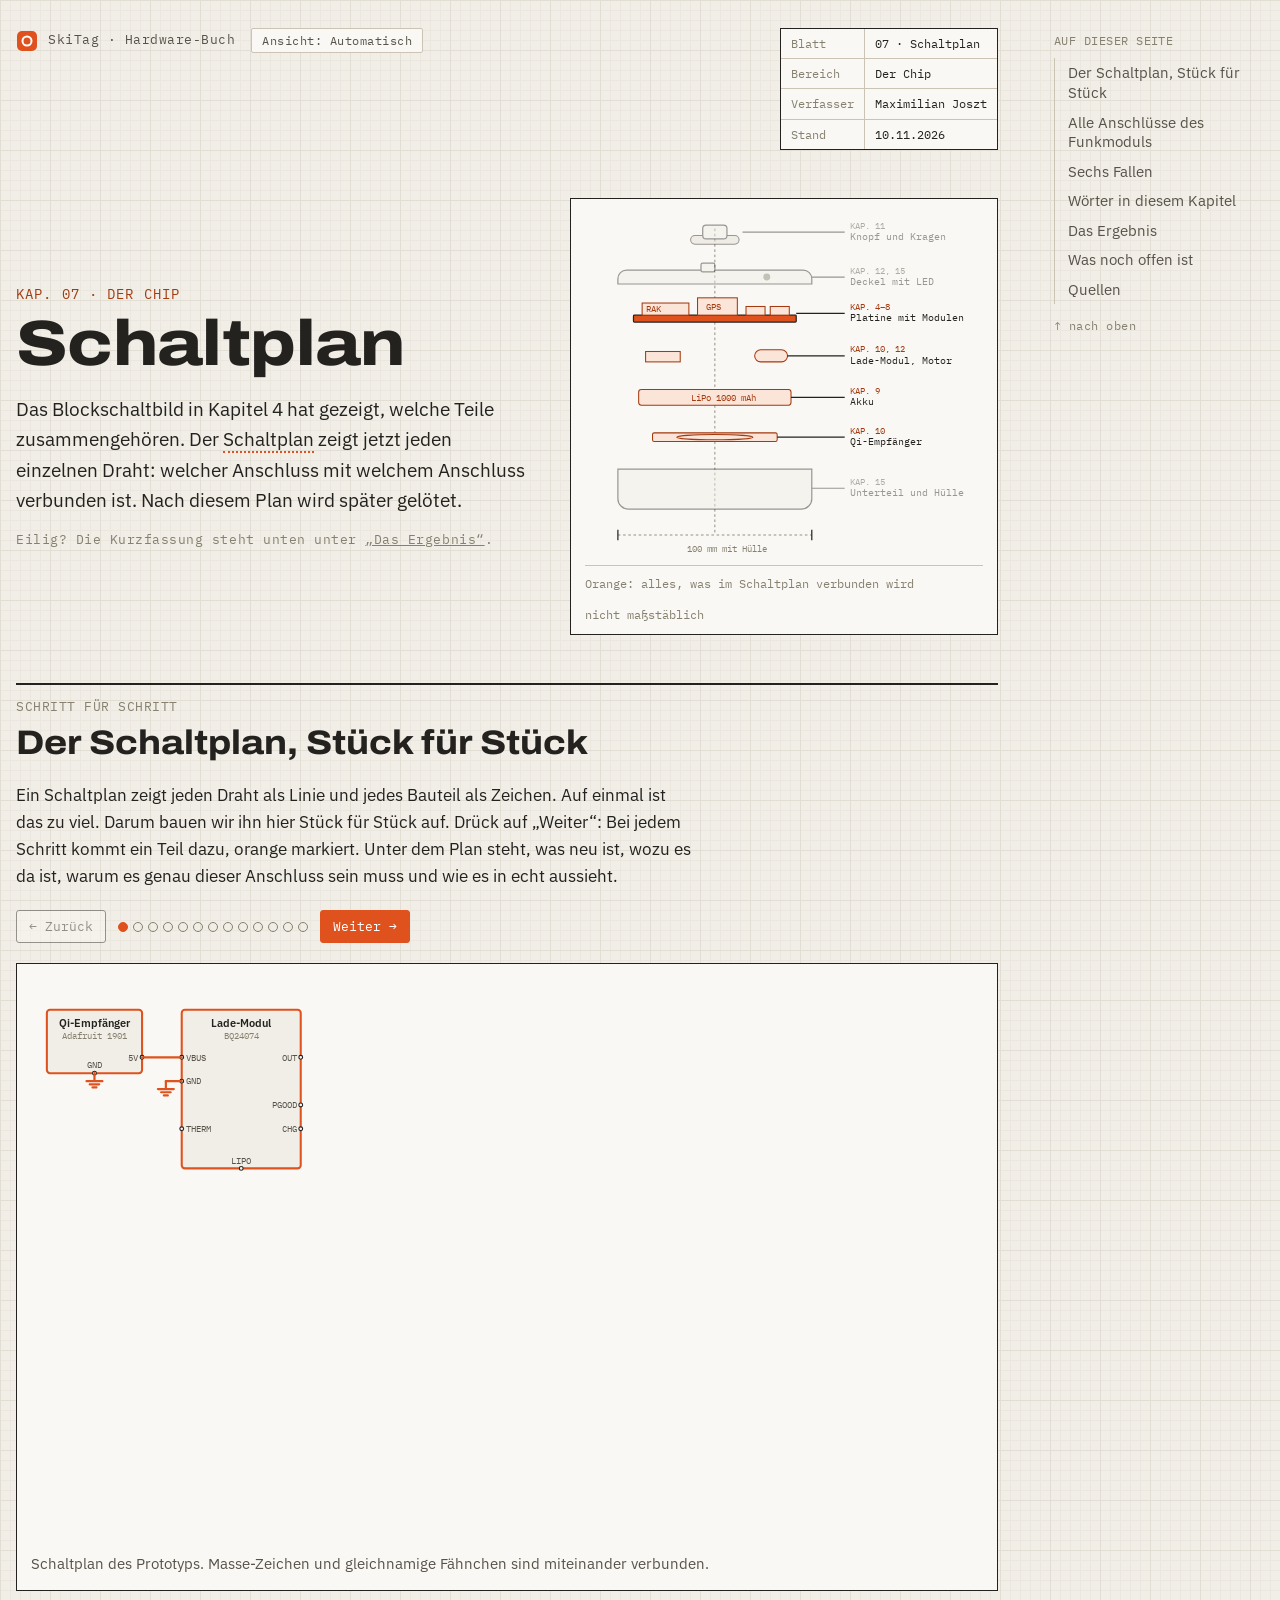
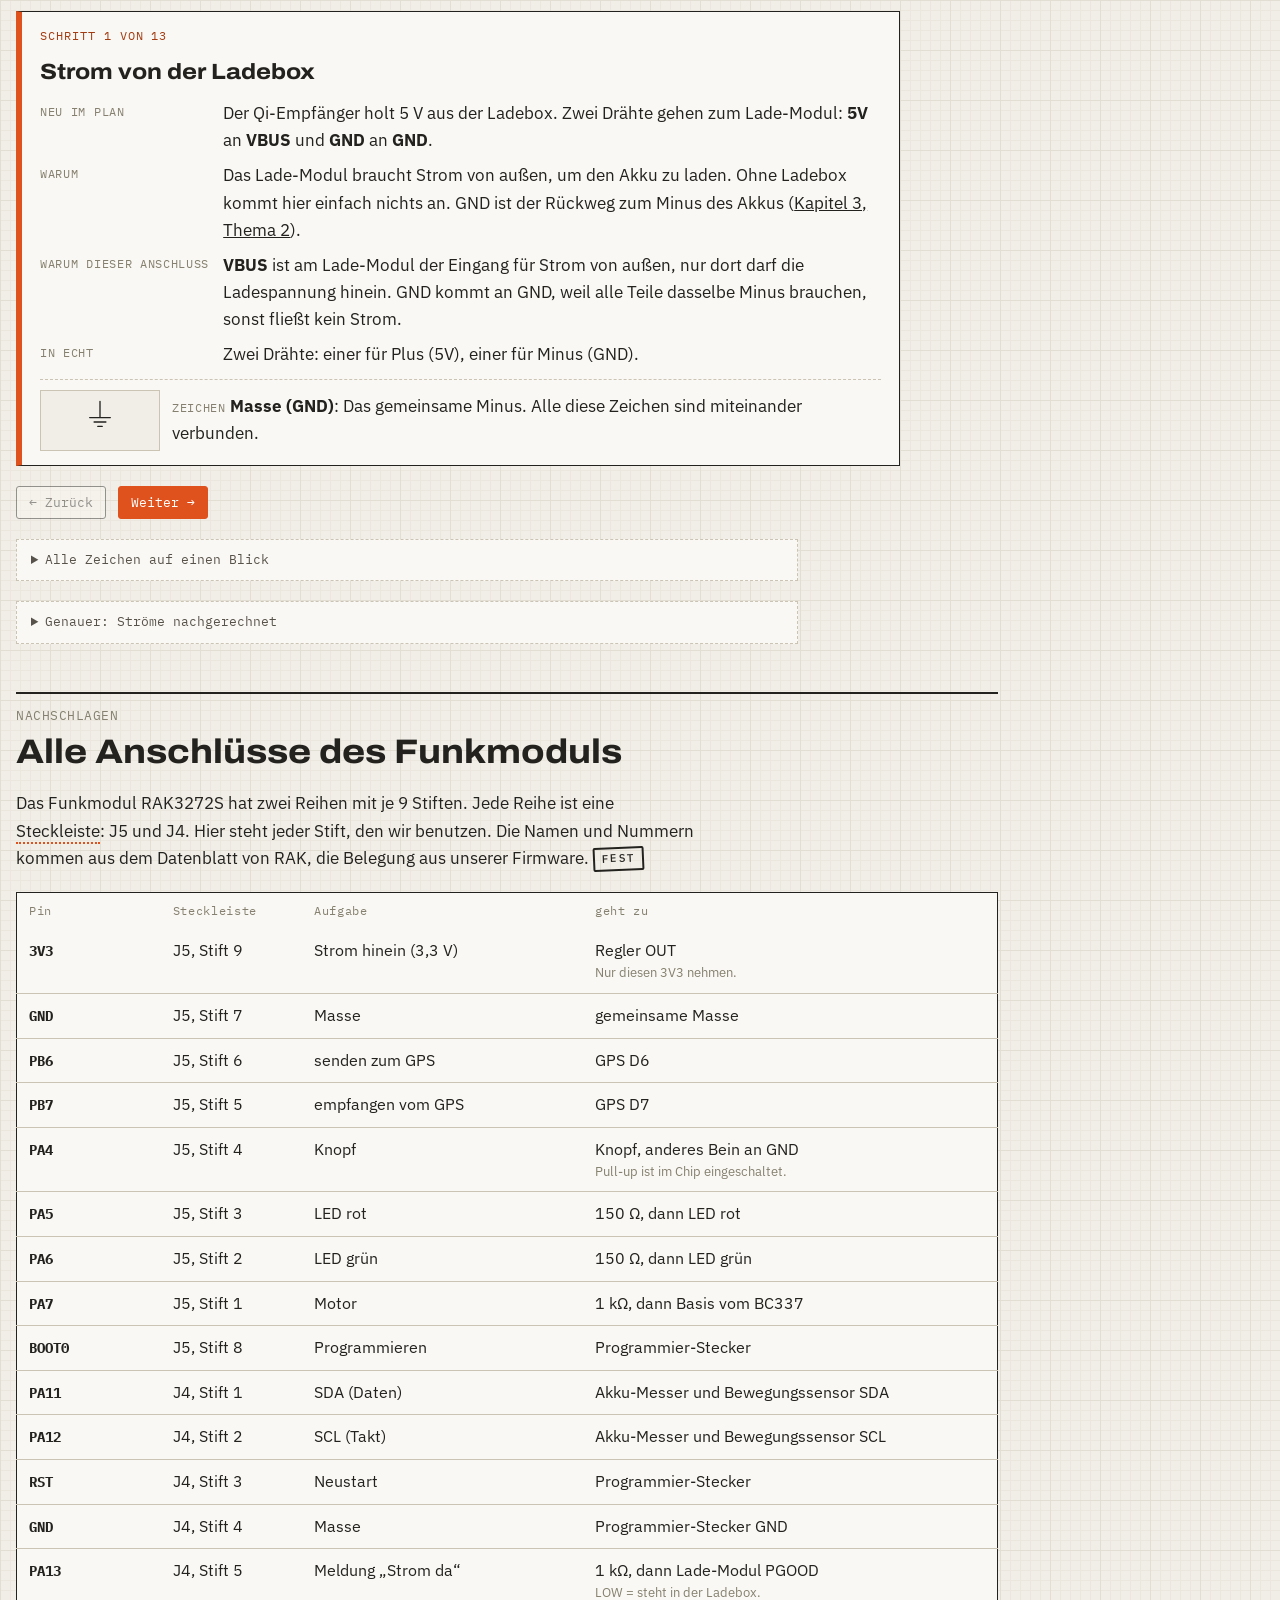
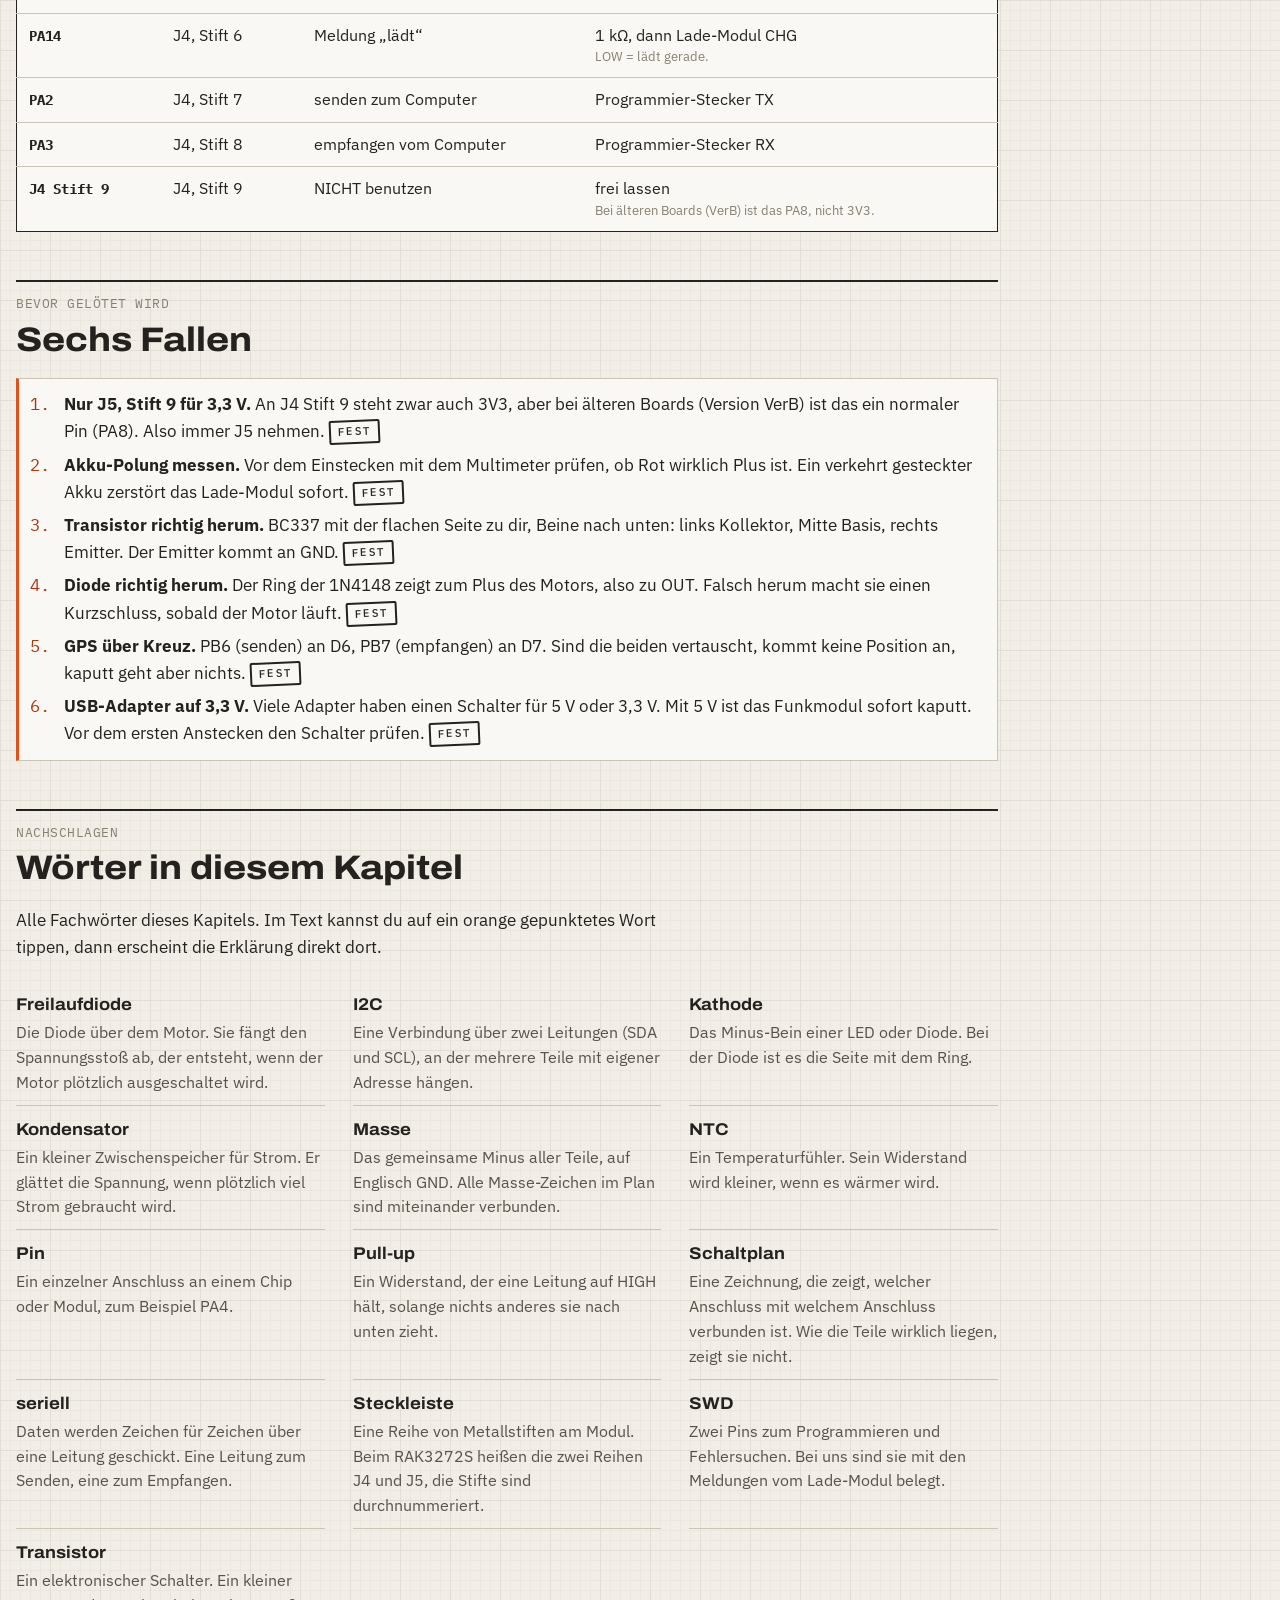
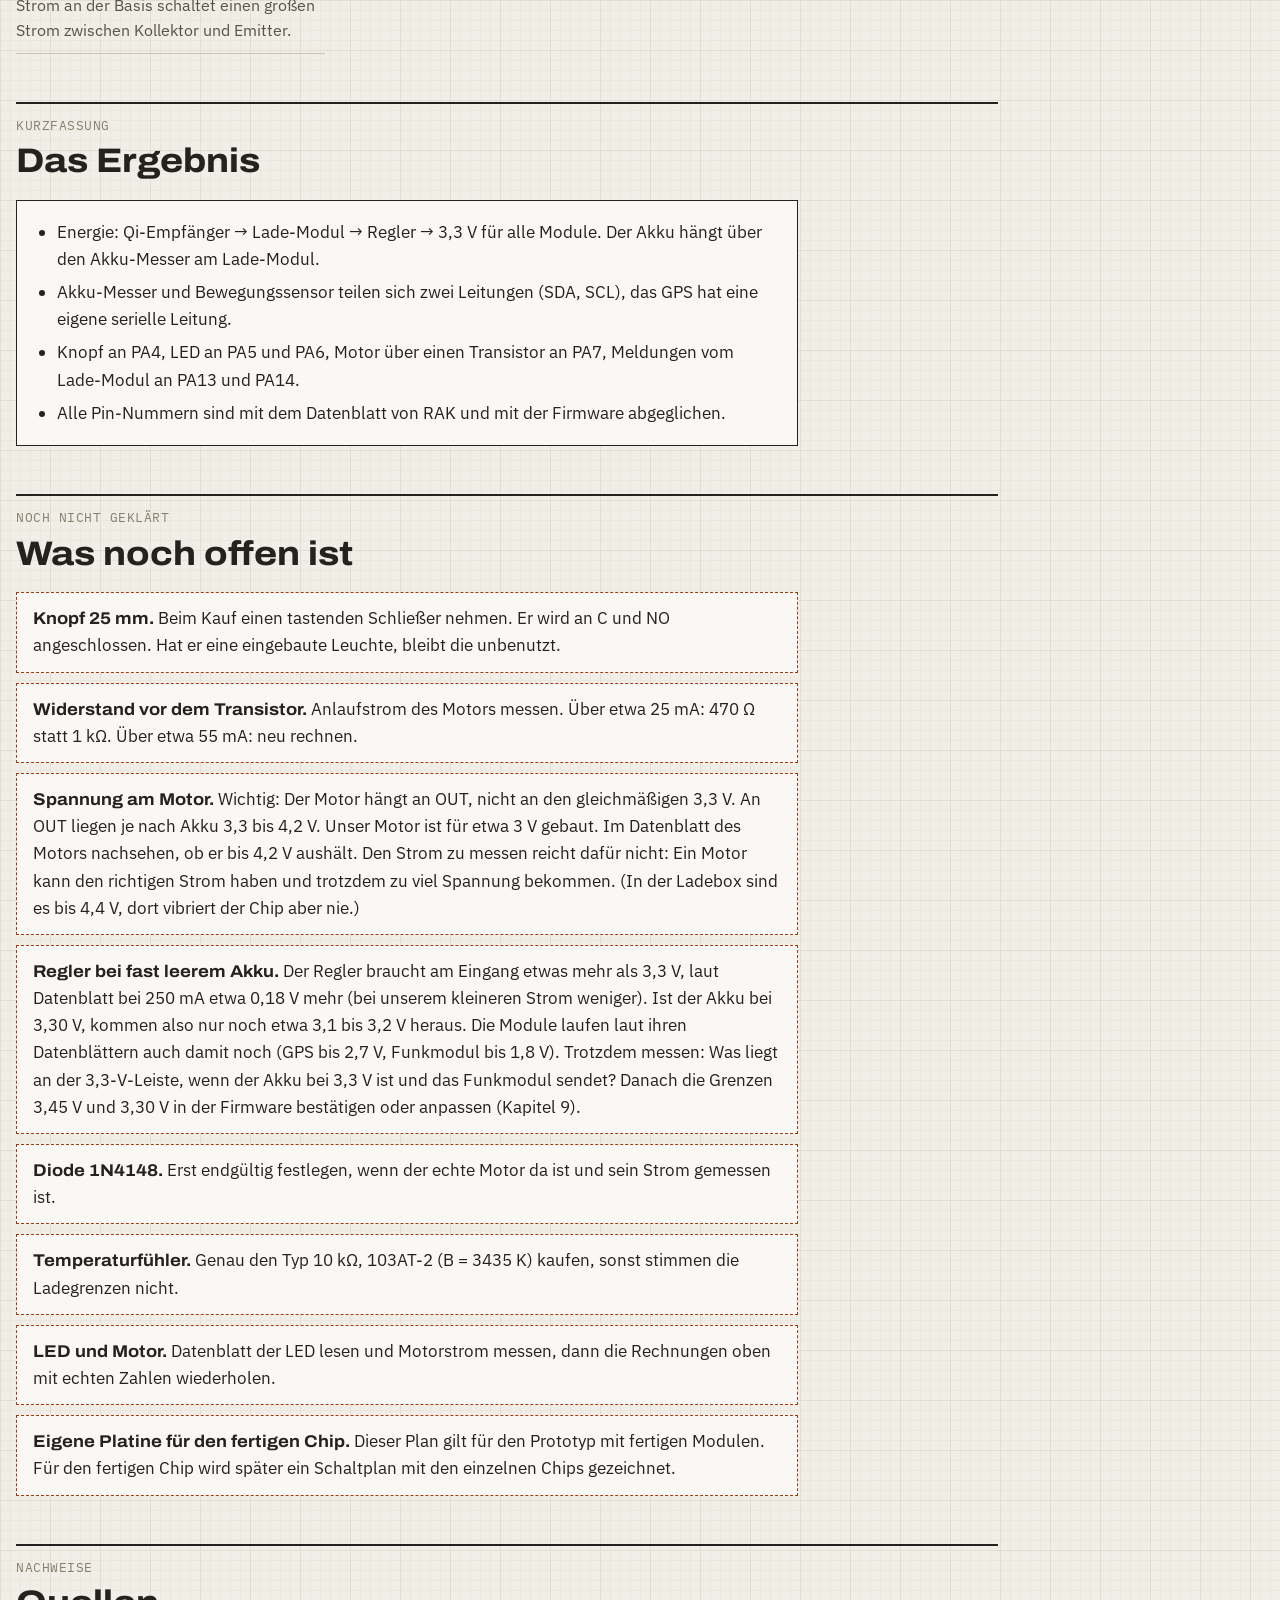
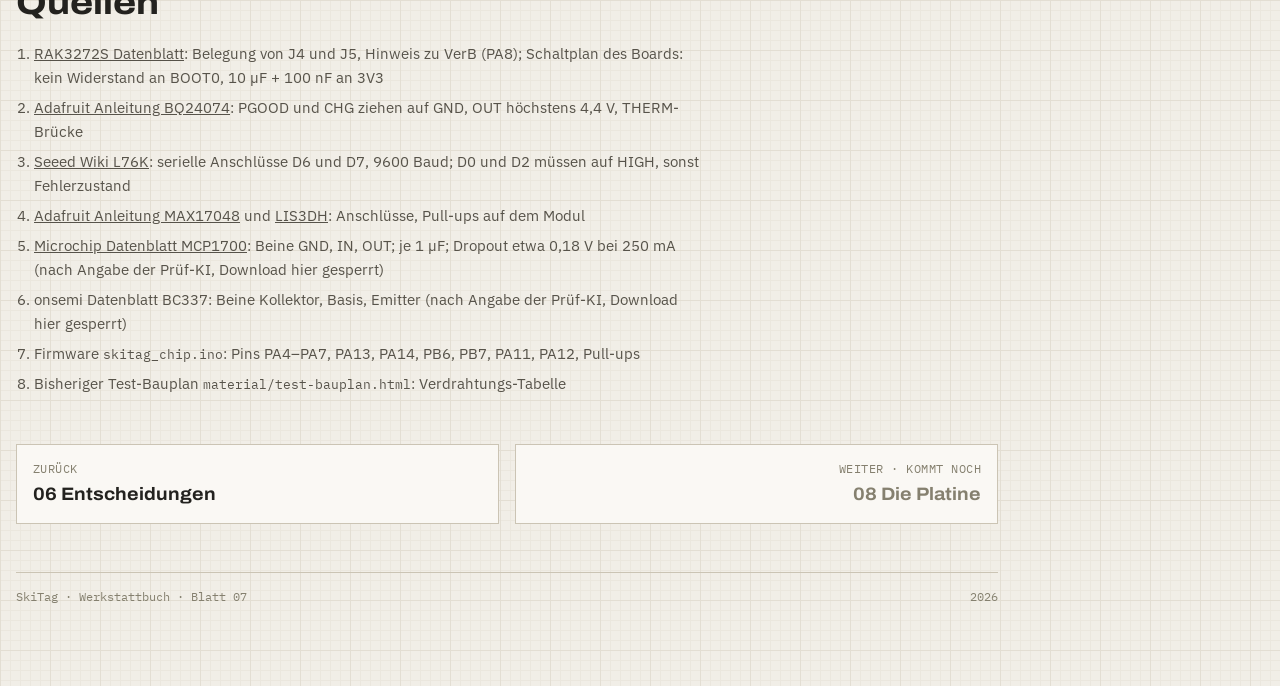
<file: docs/kapitel-07.html>
<!doctype html>
<html lang="de">
<meta charset="utf-8">
<meta name="viewport" content="width=device-width, initial-scale=1, viewport-fit=cover">
<title>Kapitel 7 · Schaltplan · SkiTag Werkstattbuch</title>
<link rel="preconnect" href="https://fonts.googleapis.com">
<link rel="preconnect" href="https://fonts.gstatic.com" crossorigin>
<link rel="stylesheet" href="https://fonts.googleapis.com/css2?family=Archivo:wdth,wght@100..125,500..800&family=IBM+Plex+Mono:wght@400;500&family=IBM+Plex+Sans:wght@400;500;600&display=swap">
<link rel="stylesheet" href="werkbank.css">
<script src="thema.js"></script>
<script src="sprung.js" defer></script>
<script src="begriffe.js" defer></script>
<script src="kap07.js" defer></script>


<style>
  .sp-figur .rollen { overflow-x: auto; }
  svg.sp { display: block; width: 100%; min-width: 920px; height: auto; background: var(--karte); }
  .sp-draht { fill: none; stroke: var(--tinte); stroke-width: 1.8; stroke-linecap: round; stroke-linejoin: round; }
  .sp-punkt { fill: var(--tinte); }
  .sp-anschluss { fill: var(--karte); stroke: var(--tinte); stroke-width: 1.4; }
  .sp-modul { fill: var(--papier); stroke: var(--tinte); stroke-width: 2; }
  .sp-bauteil { fill: var(--karte); stroke: var(--tinte); stroke-width: 1.8; }
  .sp-led { fill: var(--signal); stroke: var(--tinte); stroke-width: 1.4; }
  .sp-led.sp-gruen { fill: #3fa34d; }
  .sp-name { font-family: var(--text); font-weight: 600; font-size: 14px; fill: var(--tinte); }
  .sp-sub { font-family: var(--mono); font-size: 11px; fill: var(--tinte-3); }
  .sp-pin { font-family: var(--mono); font-size: 11px; fill: var(--tinte-2); }
  .sp-wert { font-family: var(--mono); font-size: 11px; fill: var(--tinte-2); }
  .sp-netz { font-family: var(--mono); font-size: 11px; fill: var(--signal-tinte); }
  .sp-hinweis { font-family: var(--mono); font-size: 10.5px; fill: var(--tinte-3); }
  .sp-fahne { fill: var(--signal-flaeche); stroke: var(--signal); stroke-width: 1.4; }
  .sp-fahne-t { font-family: var(--mono); font-size: 11px; fill: var(--signal-tinte); }
  .sp-teil { cursor: pointer; }
  .sp-teil:hover .sp-modul, .sp-teil:focus-visible .sp-modul { stroke: var(--signal); }
  .sp-teil:focus { outline: none; }
  svg.sp.fokus g[data-g] { opacity: .18; transition: opacity .2s; }
  svg.sp.fokus g[data-g].an { opacity: 1; }
  svg.sp.fokus g.an .sp-draht { stroke: var(--signal); stroke-width: 2.6; }
  svg.sp.fokus g.an .sp-punkt { fill: var(--signal); }
  .sp-info { min-height: 3em; }
  .zeichen-raster { display: grid; grid-template-columns: repeat(auto-fill, minmax(min(210px, 100%), 1fr)); gap: 12px; }
  .zeichen svg { width: 100%; height: auto; max-height: 90px; }
  .zeichen figcaption { font-size: 14.5px; }
  .sp-bereich h3 { font-size: 20px; }
  .sp-bereich p { margin: 0; }
  .hinweis-klein { display: block; font-size: 13px; color: var(--tinte-3); }
  svg.sp.schritte g[data-g] { opacity: 0; pointer-events: none; transition: opacity .35s; }
  svg.sp.schritte g[data-g].da { opacity: 1; pointer-events: auto; }
  svg.sp.schritte g.neu .sp-draht { stroke: var(--signal); stroke-width: 2.8; }
  svg.sp.schritte g.neu .sp-punkt { fill: var(--signal); }
  svg.sp.schritte g.neu .sp-modul, svg.sp.schritte g.neu .sp-bauteil { stroke: var(--signal); stroke-width: 2.6; }
  .s-steuer { display: flex; align-items: center; gap: 12px; flex-wrap: wrap; }
  .s-punkte { display: flex; gap: 5px; flex-wrap: wrap; }
  .s-punkte i { width: 10px; height: 10px; border-radius: 50%; border: 1.5px solid var(--tinte-3); }
  .s-punkte i.da { background: var(--tinte-3); }
  .s-punkte i.jetzt { background: var(--signal); border-color: var(--signal); }
  .s-liste { list-style: none; padding: 0; margin: 0; max-width: 52em; }
  .schritt[hidden] { display: none; }
  .schritt { background: var(--karte); border: 1.5px solid var(--tinte); border-left: 6px solid var(--signal); padding: 14px 18px; display: grid; gap: 10px; }
  .schritt h3 { font-size: 22px; font-weight: 750; margin: 0; }
  .schritt p { margin: 0; }
  .s-kopf { font-size: 12px; letter-spacing: .08em; color: var(--signal-tinte); }
  .s-teile { margin: 0; display: grid; grid-template-columns: max-content minmax(0, 1fr); gap: 8px 14px; }
  .s-teile dt { font-family: var(--mono); font-size: 11.5px; letter-spacing: .06em; color: var(--tinte-3); padding-top: 3px; }
  .s-teile dd { margin: 0; }
  .s-zeichen { margin: 0; display: grid; grid-template-columns: 120px minmax(0, 1fr); gap: 12px; align-items: center; border-top: 1px dashed var(--linie); padding-top: 10px; }
  .s-zeichen svg { width: 120px; height: auto; background: var(--papier); border: 1px solid var(--linie); }
  .s-zeichen .mono { font-size: 11.5px; color: var(--tinte-3); letter-spacing: .06em; }
  @media (max-width: 560px) { .s-teile { grid-template-columns: minmax(0, 1fr); gap: 2px; } .s-teile dd { margin-bottom: 6px; } .s-zeichen { grid-template-columns: 90px minmax(0, 1fr); } .s-zeichen svg { width: 90px; } }
  @media (prefers-reduced-motion: reduce) { svg.sp.fokus g[data-g], svg.sp.schritte g[data-g] { transition: none; } }
</style>

<div class="blatt">

  <div class="kopf">
    <div class="leiste">
      <a class="marke mono" href="index.html">
        <svg width="22" height="22" viewBox="0 0 22 22" aria-hidden="true"><rect x="1" y="1" width="20" height="20" rx="5" fill="var(--signal)"/><circle cx="11" cy="11" r="4.5" fill="none" stroke="#fff" stroke-width="2"/></svg>
        SkiTag · Hardware-Buch
      </a>
      <button class="thema mono" type="button" hidden></button>
    </div>
    <div class="schriftfeld" aria-label="Angaben zu diesem Blatt">
      <div>Blatt</div><div>07 · Schaltplan</div>
      <div>Bereich</div><div>Der Chip</div>
      <div>Verfasser</div><div>Maximilian Joszt</div>
      <div>Stand</div><div>10.11.2026</div>
    </div>
  </div>

  <div class="kap-titel">
    <div>
      <p class="kap-nr">KAP. 07 · DER CHIP</p>
      <h1>Schaltplan</h1>
      <p class="einstieg">Das Blockschaltbild in Kapitel 4 hat gezeigt, welche Teile zusammengehören. Der <span class="wort" data-wort="Schaltplan" data-erklaerung="Eine Zeichnung, die zeigt, welcher Anschluss mit welchem Anschluss verbunden ist. Wie die Teile wirklich liegen, zeigt sie nicht.">Schaltplan</span> zeigt jetzt jeden einzelnen Draht: welcher Anschluss mit welchem Anschluss verbunden ist. Nach diesem Plan wird später gelötet.</p>
      <p class="lesezeit mono">Eilig? Die Kurzfassung steht unten unter <a href="#ergebnis">„Das Ergebnis“</a>.</p>
    </div>
    <figure class="zeichnung">
      <svg viewBox="0 0 460 400" role="img" aria-labelledby="zt zd">
        <title id="zt">Explosionszeichnung des Chips, Platine und Module hervorgehoben</title>
        <desc id="zd">Die Schichten des Chips. Orange sind alle Teile, die im Schaltplan miteinander verbunden werden.</desc>
        <line class="z-hilfe" x1="150" y1="18" x2="150" y2="372"/>
        <g class="z-blass">
          <rect class="z-modul" x="122" y="26" width="56" height="10" rx="5"/>
          <rect class="z-flaeche" x="136" y="14" width="28" height="16" rx="4"/>
          <path class="z-linie" d="M182 22 H 300"/>
          <text class="z-nr" x="306" y="18">KAP. 11</text>
          <text class="z-text" x="306" y="31">Knopf und Kragen</text>
          <path class="z-flaeche" d="M48 66 H252 a10 10 0 0 1 10 10 V82 H38 V76 a10 10 0 0 1 10 -10 Z"/>
          <rect class="z-flaeche" x="134" y="58" width="16" height="10" rx="2"/>
          <circle cx="210" cy="74" r="4" fill="var(--tinte-3)"/>
          <path class="z-linie" d="M262 74 H 300"/>
          <text class="z-nr" x="306" y="70">KAP. 12, 15</text>
          <text class="z-text" x="306" y="83">Deckel mit LED</text>
        </g>
        <rect class="z-signal" x="56" y="118" width="188" height="8" rx="1"/>
        <rect class="z-weich" x="66" y="104" width="54" height="14"/>
        <rect class="z-weich" x="130" y="98" width="46" height="20"/>
        <rect class="z-weich" x="186" y="108" width="22" height="10"/>
        <rect class="z-weich" x="214" y="108" width="22" height="10"/>
        <text class="z-klein" x="70" y="114" style="fill:var(--signal-tinte)">RAK</text>
        <text class="z-klein" x="140" y="112" style="fill:var(--signal-tinte)">GPS</text>
        <path class="z-linie" d="M244 116 H 300"/>
        <text class="z-nr aktiv" x="306" y="112">KAP. 4–8</text>
        <text class="z-text" x="306" y="125">Platine mit Modulen</text>
        <rect class="z-weich" x="70" y="160" width="40" height="12"/>
        <rect class="z-weich" x="196" y="158" width="38" height="14" rx="7"/>
        <path class="z-linie" d="M234 165 H 300"/>
        <text class="z-nr aktiv" x="306" y="161">KAP. 10, 12</text>
        <text class="z-text" x="306" y="174">Lade-Modul, Motor</text>
        <rect class="z-weich" x="62" y="204" width="176" height="18" rx="3"/>
        <text class="z-klein" x="122" y="217" style="fill:var(--signal-tinte)">LiPo 1000 mAh</text>
        <path class="z-linie" d="M238 213 H 300"/>
        <text class="z-nr aktiv" x="306" y="209">KAP. 9</text>
        <text class="z-text" x="306" y="222">Akku</text>
        <rect class="z-weich" x="78" y="254" width="144" height="10" rx="2"/>
        <ellipse cx="150" cy="259" rx="44" ry="3" fill="none" stroke="var(--signal-tinte)" stroke-width="1.2"/>
        <path class="z-linie" d="M222 259 H 300"/>
        <text class="z-nr aktiv" x="306" y="255">KAP. 10</text>
        <text class="z-text" x="306" y="268">Qi-Empfänger</text>
        <g class="z-blass">
          <path class="z-flaeche" d="M38 296 H262 V330 a12 12 0 0 1 -12 12 H50 a12 12 0 0 1 -12 -12 Z"/>
          <path class="z-linie" d="M262 318 H 300"/>
          <text class="z-nr" x="306" y="314">KAP. 15</text>
          <text class="z-text" x="306" y="327">Unterteil und Hülle</text>
        </g>
        <path class="z-hilfe" d="M38 372 H262"/>
        <path class="z-linie" d="M38 366 V378 M262 366 V378"/>
        <text class="z-klein" x="118" y="392">100 mm mit Hülle</text>
      </svg>
      <figcaption><span>Orange: alles, was im Schaltplan verbunden wird</span><span>nicht maßstäblich</span></figcaption>
    </figure>

  </div>

  <section class="abschnitt" aria-labelledby="h-plan">
    <header>
      <span class="mono">SCHRITT FÜR SCHRITT</span>
      <h2 id="h-plan">Der Schaltplan, Stück für Stück</h2>
    </header>
    <div class="text">
      <p>Ein Schaltplan zeigt jeden Draht als Linie und jedes Bauteil als Zeichen. Auf einmal ist das zu viel. Darum bauen wir ihn hier Stück für Stück auf. Drück auf „Weiter“: Bei jedem Schritt kommt ein Teil dazu, orange markiert. Unter dem Plan steht, was neu ist, wozu es da ist, warum es genau dieser Anschluss sein muss und wie es in echt aussieht.</p>
    </div>
    <div class="s-steuer">
      <button class="schalter" type="button" id="s-zurueck">← Zurück</button>
      <span class="s-punkte" id="s-punkte" aria-hidden="true"></span>
      <button class="schalter voll" type="button" id="s-weiter">Weiter →</button>
    </div>
    <figure class="gross sp-figur">
      <div class="rollen" id="sp-rollen"><svg class="sp" viewBox="0 0 1200 710" role="img" aria-labelledby="spt spd"><title id="spt">Schaltplan des Prototyps</title><desc id="spd">Links die Energie: Qi-Empfänger, Lade-Modul, Akku über den Akku-Messer, Regler auf 3,3 Volt. Darunter Akku-Messer und Bewegungssensor an den Leitungen SDA und SCL. In der Mitte das Funkmodul. Rechts GPS, Knopf, LED, Motor mit Transistor und Diode, Antenne. Unten der Programmier-Stecker.</desc><g data-g="laden" class="sp-teil" tabindex="0" role="button" data-info="Qi-Empfänger: holt kabellos 5 V aus der Ladebox. 5V geht zum Lade-Modul (VBUS), GND an die Masse."><rect class="sp-modul" x="20" y="40" width="120" height="80" rx="4"/><text class="sp-name" x="80.0" y="62" text-anchor="middle">Qi-Empfänger</text><text class="sp-sub" x="80.0" y="77" text-anchor="middle">Adafruit 1901</text><text class="sp-pin" x="135" y="104" text-anchor="end">5V</text><circle class="sp-anschluss" cx="140" cy="100" r="2.4"/><text class="sp-pin" x="80" y="114" text-anchor="middle">GND</text><circle class="sp-anschluss" cx="80" cy="120" r="2.4"/></g><g data-g="laden"><path class="sp-draht" d="M80 120 V130 M70 130 H90 M74 134 H86 M77.5 138 H82.5"/></g><g data-g="laden" class="sp-teil" tabindex="0" role="button" data-info="Lade-Modul: lädt den Akku und versorgt den Chip. OUT liefert die Spannung für Regler und Motor, PGOOD und CHG melden „in der Ladebox“ und „lädt“."><rect class="sp-modul" x="190" y="40" width="150" height="200" rx="4"/><text class="sp-name" x="265.0" y="62" text-anchor="middle">Lade-Modul</text><text class="sp-sub" x="265.0" y="77" text-anchor="middle">BQ24074</text><text class="sp-pin" x="195" y="104">VBUS</text><circle class="sp-anschluss" cx="190" cy="100" r="2.4"/><text class="sp-pin" x="195" y="134">GND</text><circle class="sp-anschluss" cx="190" cy="130" r="2.4"/><text class="sp-pin" x="195" y="194">THERM</text><circle class="sp-anschluss" cx="190" cy="190" r="2.4"/><text class="sp-pin" x="335" y="104" text-anchor="end">OUT</text><circle class="sp-anschluss" cx="340" cy="100" r="2.4"/><text class="sp-pin" x="335" y="164" text-anchor="end">PGOOD</text><circle class="sp-anschluss" cx="340" cy="160" r="2.4"/><text class="sp-pin" x="335" y="194" text-anchor="end">CHG</text><circle class="sp-anschluss" cx="340" cy="190" r="2.4"/><text class="sp-pin" x="265" y="234" text-anchor="middle">LIPO</text><circle class="sp-anschluss" cx="265" cy="240" r="2.4"/></g><g data-g="laden"><path class="sp-draht" d="M140 100 L190 100"/></g><g data-g="laden"><path class="sp-draht" d="M190 130 L170 130"/></g><g data-g="laden"><path class="sp-draht" d="M170 130 V140 M160 140 H180 M164 144 H176 M167.5 148 H172.5"/></g><g data-g="ntc"><path class="sp-draht" d="M190 190 H160 V198 M160 230 V244"/><rect class="sp-bauteil" x="154" y="198" width="12" height="32"/><path class="sp-draht" d="M146 236 L174 192"/><text class="sp-wert" x="96" y="210">NTC</text><text class="sp-wert" x="86" y="224">10 kΩ</text><text class="sp-hinweis" x="60" y="282">klebt am Akku</text></g><g data-g="ntc"><path class="sp-draht" d="M160 244 V254 M150 254 H170 M154 258 H166 M157.5 262 H162.5"/></g><g data-g="regler" class="sp-teil" tabindex="0" role="button" data-info="Spannungsregler MCP1700: macht aus der Akku-Spannung gleichmäßige 3,3 V für alle Module. Je 1 µF am Eingang und Ausgang halten die Spannung ruhig."><rect class="sp-modul" x="410" y="40" width="100" height="80" rx="4"/><text class="sp-name" x="460.0" y="62" text-anchor="middle">Regler</text><text class="sp-sub" x="460.0" y="77" text-anchor="middle">MCP1700</text><text class="sp-pin" x="415" y="104">IN</text><circle class="sp-anschluss" cx="410" cy="100" r="2.4"/><text class="sp-pin" x="505" y="104" text-anchor="end">OUT</text><circle class="sp-anschluss" cx="510" cy="100" r="2.4"/><text class="sp-pin" x="460" y="114" text-anchor="middle">GND</text><circle class="sp-anschluss" cx="460" cy="120" r="2.4"/></g><g data-g="regler"><path class="sp-draht" d="M460 120 V130 M450 130 H470 M454 134 H466 M457.5 138 H462.5"/></g><g data-g="regler"><path class="sp-draht" d="M340 100 L410 100"/><circle class="sp-punkt" cx="356" cy="100" r="3.6"/><circle class="sp-punkt" cx="380" cy="100" r="3.6"/></g><g data-g="regler"><path class="sp-draht" d="M380 100 V117.0 M369 117.0 H391 M369 125.0 H391 M380 125.0 V142"/><text class="sp-wert" x="366" y="125.0" text-anchor="end">1 µF</text></g><g data-g="regler"><path class="sp-draht" d="M380 142 V152 M370 152 H390 M374 156 H386 M377.5 160 H382.5"/></g><g data-g="regler"><path class="sp-draht" d="M510 100 L580 100"/><circle class="sp-punkt" cx="545" cy="100" r="3.6"/></g><g data-g="regler"><path class="sp-draht" d="M545 100 V117.0 M534 117.0 H556 M534 125.0 H556 M545 125.0 V142"/><text class="sp-wert" x="559" y="125.0">1 µF</text></g><g data-g="regler"><path class="sp-draht" d="M545 142 V152 M535 152 H555 M539 156 H551 M542.5 160 H547.5"/></g><g data-g="regler"><path class="sp-fahne" d="M580 100 L588 91 H632.0 V109 H588 Z"/><text class="sp-fahne-t" x="610.0" y="104" text-anchor="middle">3,3 V</text></g><g data-g="regler"><path class="sp-draht" d="M356 100 V70"/></g><g data-g="regler"><path class="sp-fahne" d="M356 70 L347 62 V46 H365 V62 Z"/><text class="sp-fahne-t" x="356" y="41" text-anchor="middle">OUT</text></g><g data-g="akku" class="sp-teil" tabindex="0" role="button" data-info="Akku-Messer MAX17048: misst die Spannung des Akkus und rechnet daraus den Stand in Prozent. Seine zwei Akku-Stecker sind innen einfach verbunden. Über SDA und SCL fragt das Funkmodul den Akku-Stand ab (Adresse 0x36)."><rect class="sp-modul" x="190" y="320" width="150" height="100" rx="4"/><text class="sp-name" x="265.0" y="342" text-anchor="middle">Akku-Messer</text><text class="sp-sub" x="265.0" y="357" text-anchor="middle">MAX17048</text><text class="sp-pin" x="271" y="314">Akku 2</text><circle class="sp-anschluss" cx="265" cy="320" r="2.4"/><text class="sp-pin" x="265" y="414" text-anchor="middle">Akku 1</text><circle class="sp-anschluss" cx="265" cy="420" r="2.4"/><text class="sp-pin" x="335" y="374" text-anchor="end">VIN</text><circle class="sp-anschluss" cx="340" cy="370" r="2.4"/><text class="sp-pin" x="335" y="394" text-anchor="end">SDA</text><circle class="sp-anschluss" cx="340" cy="390" r="2.4"/><text class="sp-pin" x="335" y="414" text-anchor="end">SCL</text><circle class="sp-anschluss" cx="340" cy="410" r="2.4"/><text class="sp-pin" x="195" y="394">GND</text><circle class="sp-anschluss" cx="190" cy="390" r="2.4"/></g><g data-g="akku"><path class="sp-draht" d="M265 240 L265 320"/></g><g data-g="akku"><path class="sp-draht" d="M190 390 L170 390"/></g><g data-g="akku"><path class="sp-draht" d="M170 390 V400 M160 400 H180 M164 404 H176 M167.5 408 H172.5"/></g><g data-g="akku"><path class="sp-draht" d="M265 420 V446 M245 446 H285 M253 454 H277 M245 462 H285 M253 470 H277 M265 470 V482"/><text class="sp-wert" x="291" y="452">+</text><text class="sp-name" x="300" y="464">Akku</text><text class="sp-sub" x="300" y="478">1000 mAh</text></g><g data-g="akku"><path class="sp-draht" d="M265 482 V492 M255 492 H275 M259 496 H271 M262.5 500 H267.5"/></g><g data-g="i2c"><path class="sp-draht" d="M340 370 H362"/></g><g data-g="i2c"><path class="sp-fahne" d="M362 370 L370 361 H414.0 V379 H370 Z"/><text class="sp-fahne-t" x="392.0" y="374" text-anchor="middle">3,3 V</text></g><g data-g="i2c" class="sp-teil" tabindex="0" role="button" data-info="Bewegungssensor LIS3DH: merkt Bewegung. Hängt an denselben zwei Leitungen SDA und SCL wie der Akku-Messer, hat aber eine andere Adresse (0x18)."><rect class="sp-modul" x="190" y="540" width="150" height="90" rx="4"/><text class="sp-name" x="265.0" y="562" text-anchor="middle">Bewegungssensor</text><text class="sp-sub" x="265.0" y="577" text-anchor="middle">LIS3DH</text><text class="sp-pin" x="335" y="584" text-anchor="end">VIN</text><circle class="sp-anschluss" cx="340" cy="580" r="2.4"/><text class="sp-pin" x="335" y="604" text-anchor="end">SDA</text><circle class="sp-anschluss" cx="340" cy="600" r="2.4"/><text class="sp-pin" x="335" y="624" text-anchor="end">SCL</text><circle class="sp-anschluss" cx="340" cy="620" r="2.4"/><text class="sp-pin" x="195" y="604">GND</text><circle class="sp-anschluss" cx="190" cy="600" r="2.4"/></g><g data-g="i2c"><path class="sp-draht" d="M190 600 L170 600"/></g><g data-g="i2c"><path class="sp-draht" d="M170 600 V610 M160 610 H180 M164 614 H176 M167.5 618 H172.5"/></g><g data-g="i2c"><path class="sp-draht" d="M340 580 H362"/></g><g data-g="i2c"><path class="sp-fahne" d="M362 580 L370 571 H414.0 V589 H370 Z"/><text class="sp-fahne-t" x="392.0" y="584" text-anchor="middle">3,3 V</text></g><g data-g="i2c"><path class="sp-draht" d="M340 390 L520 390 L520 440 L630 440"/><circle class="sp-punkt" cx="520" cy="440" r="3.6"/></g><g data-g="i2c"><path class="sp-draht" d="M340 600 L520 600 L520 440"/></g><g data-g="i2c"><path class="sp-draht" d="M340 410 L545 410 L545 465 L630 465"/><circle class="sp-punkt" cx="545" cy="465" r="3.6"/></g><g data-g="i2c"><path class="sp-draht" d="M340 620 L545 620 L545 465"/></g><g data-g="i2c"><text class="sp-netz" x="500" y="530" text-anchor="end">SDA</text><text class="sp-netz" x="551" y="550">SCL</text></g><g data-g="rak" class="sp-teil" tabindex="0" role="button" data-info="Funkmodul RAK3272S: das Gehirn. Jeder Pin hat einen Namen wie PA4. Strom bekommt es nur über 3V3 an Steckleiste J5, Stift 9."><rect class="sp-modul" x="630" y="170" width="170" height="420" rx="4"/><text class="sp-name" x="715.0" y="192" text-anchor="middle">Funkmodul</text><text class="sp-sub" x="715.0" y="207" text-anchor="middle">RAK3272S</text><text class="sp-pin" x="635" y="224">3V3</text><circle class="sp-anschluss" cx="630" cy="220" r="2.4"/><text class="sp-pin" x="635" y="249">GND</text><circle class="sp-anschluss" cx="630" cy="245" r="2.4"/><text class="sp-pin" x="635" y="294">PA13</text><circle class="sp-anschluss" cx="630" cy="290" r="2.4"/><text class="sp-pin" x="635" y="324">PA14</text><circle class="sp-anschluss" cx="630" cy="320" r="2.4"/><text class="sp-pin" x="635" y="444">PA11</text><circle class="sp-anschluss" cx="630" cy="440" r="2.4"/><text class="sp-pin" x="635" y="469">PA12</text><circle class="sp-anschluss" cx="630" cy="465" r="2.4"/><text class="sp-pin" x="795" y="224" text-anchor="end">PB6</text><circle class="sp-anschluss" cx="800" cy="220" r="2.4"/><text class="sp-pin" x="795" y="249" text-anchor="end">PB7</text><circle class="sp-anschluss" cx="800" cy="245" r="2.4"/><text class="sp-pin" x="795" y="304" text-anchor="end">PA4</text><circle class="sp-anschluss" cx="800" cy="300" r="2.4"/><text class="sp-pin" x="795" y="354" text-anchor="end">PA5</text><circle class="sp-anschluss" cx="800" cy="350" r="2.4"/><text class="sp-pin" x="795" y="384" text-anchor="end">PA6</text><circle class="sp-anschluss" cx="800" cy="380" r="2.4"/><text class="sp-pin" x="795" y="464" text-anchor="end">PA7</text><circle class="sp-anschluss" cx="800" cy="460" r="2.4"/><text class="sp-pin" x="795" y="569" text-anchor="end">ANT</text><circle class="sp-anschluss" cx="800" cy="565" r="2.4"/><text class="sp-pin" x="652" y="584" text-anchor="middle">PA2</text><circle class="sp-anschluss" cx="652" cy="590" r="2.4"/><text class="sp-pin" x="684" y="584" text-anchor="middle">PA3</text><circle class="sp-anschluss" cx="684" cy="590" r="2.4"/><text class="sp-pin" x="716" y="584" text-anchor="middle">RST</text><circle class="sp-anschluss" cx="716" cy="590" r="2.4"/><text class="sp-pin" x="752" y="584" text-anchor="middle">BOOT0</text><circle class="sp-anschluss" cx="752" cy="590" r="2.4"/></g><g data-g="rak"><path class="sp-draht" d="M630 220 H612 V204"/></g><g data-g="rak"><path class="sp-fahne" d="M612 204 L603 196 V180 H621 V196 Z"/><text class="sp-fahne-t" x="612" y="175" text-anchor="middle">3,3 V</text></g><g data-g="rak"><path class="sp-draht" d="M630 245 L612 245"/></g><g data-g="rak"><path class="sp-draht" d="M612 245 V255 M602 255 H622 M606 259 H618 M609.5 263 H614.5"/></g><g data-g="meldung"><path class="sp-draht" d="M340 160 L390 160"/></g><g data-g="meldung"><path class="sp-draht" d="M390 160 H404.0 M436.0 160 H450"/><rect class="sp-bauteil" x="404.0" y="154" width="32" height="12"/><text class="sp-wert" x="420.0" y="149" text-anchor="middle">1 kΩ</text></g><g data-g="meldung"><path class="sp-draht" d="M450 160 L588 160 L588 290 L630 290"/></g><g data-g="meldung"><path class="sp-draht" d="M340 190 L390 190"/></g><g data-g="meldung"><path class="sp-draht" d="M390 190 H404.0 M436.0 190 H450"/><rect class="sp-bauteil" x="404.0" y="184" width="32" height="12"/><text class="sp-wert" x="420.0" y="211" text-anchor="middle">1 kΩ</text></g><g data-g="meldung"><path class="sp-draht" d="M450 190 L566 190 L566 320 L630 320"/></g><g data-g="gps" class="sp-teil" tabindex="0" role="button" data-info="GPS-Modul L76K: schickt die Position über eine serielle Leitung. PB6 sendet zum GPS (D6), PB7 empfängt vom GPS (D7). D0 und D2 werden über 10 kΩ auf 3,3 V gezogen."><rect class="sp-modul" x="900" y="160" width="140" height="110" rx="4"/><text class="sp-name" x="970.0" y="182" text-anchor="middle">GPS</text><text class="sp-sub" x="970.0" y="197" text-anchor="middle">L76K</text><text class="sp-pin" x="905" y="199">3V3</text><circle class="sp-anschluss" cx="900" cy="195" r="2.4"/><text class="sp-pin" x="905" y="224">D6</text><circle class="sp-anschluss" cx="900" cy="220" r="2.4"/><text class="sp-pin" x="905" y="249">D7</text><circle class="sp-anschluss" cx="900" cy="245" r="2.4"/><text class="sp-pin" x="970" y="264" text-anchor="middle">GND</text><circle class="sp-anschluss" cx="970" cy="270" r="2.4"/><text class="sp-pin" x="1035" y="219" text-anchor="end">D0</text><circle class="sp-anschluss" cx="1040" cy="215" r="2.4"/><text class="sp-pin" x="1035" y="254" text-anchor="end">D2</text><circle class="sp-anschluss" cx="1040" cy="250" r="2.4"/></g><g data-g="gps"><path class="sp-draht" d="M800 220 L900 220"/></g><g data-g="gps"><path class="sp-draht" d="M800 245 L900 245"/></g><g data-g="gps"><text class="sp-netz" x="812" y="213">senden →</text><text class="sp-netz" x="812" y="262">← empfangen</text></g><g data-g="gps"><path class="sp-draht" d="M900 195 H880 V180"/></g><g data-g="gps"><path class="sp-fahne" d="M880 180 L871 172 V156 H889 V172 Z"/><text class="sp-fahne-t" x="880" y="151" text-anchor="middle">3,3 V</text></g><g data-g="gps"><path class="sp-draht" d="M970 270 V280 M960 280 H980 M964 284 H976 M967.5 288 H972.5"/></g><g data-g="gps"><path class="sp-draht" d="M1040 215 L1065 215"/></g><g data-g="gps"><path class="sp-draht" d="M1065 215 V166.5 M1065 198.5 V150"/><rect class="sp-bauteil" x="1059" y="166.5" width="12" height="32"/><text class="sp-wert" x="1076" y="186.5">10 kΩ</text></g><g data-g="gps"><path class="sp-fahne" d="M1065 150 L1056 142 V126 H1074 V142 Z"/><text class="sp-fahne-t" x="1065" y="121" text-anchor="middle">3,3 V</text></g><g data-g="gps"><path class="sp-draht" d="M1040 250 L1120 250"/></g><g data-g="gps"><path class="sp-draht" d="M1120 250 V204.0 M1120 236.0 V190"/><rect class="sp-bauteil" x="1114" y="204.0" width="12" height="32"/><text class="sp-wert" x="1131" y="224.0">10 kΩ</text></g><g data-g="gps"><path class="sp-fahne" d="M1120 190 L1111 182 V166 H1129 V182 Z"/><text class="sp-fahne-t" x="1120" y="161" text-anchor="middle">3,3 V</text></g><g data-g="knopf"><path class="sp-draht" d="M800 300 L880 300"/></g><g data-g="knopf"><path class="sp-draht" d="M880 300 H890 M890 300 L918 288 M918 300 H935"/><circle class="sp-anschluss" cx="890" cy="300" r="2.4"/><circle class="sp-anschluss" cx="918" cy="300" r="2.4"/><path class="sp-draht" d="M898 282 H910 M904 282 V290"/><text class="sp-wert" x="872" y="322">Knopf</text></g><g data-g="knopf"><path class="sp-draht" d="M935 300 V310 M925 310 H945 M929 314 H941 M932.5 318 H937.5"/></g><g data-g="led"><path class="sp-draht" d="M800 350 H819.0 M851.0 350 H870"/><rect class="sp-bauteil" x="819.0" y="344" width="32" height="12"/><text class="sp-wert" x="835.0" y="339" text-anchor="middle">150 Ω</text></g><g data-g="led"><path class="sp-draht" d="M800 380 H819.0 M851.0 380 H870"/><rect class="sp-bauteil" x="819.0" y="374" width="32" height="12"/><text class="sp-wert" x="835.0" y="401" text-anchor="middle">150 Ω</text></g><g data-g="led"><path class="sp-draht" d="M870 350 H890 M870 380 H890"/><path class="sp-led" d="M890 342 V358 L906 350 Z"/><path class="sp-draht" d="M906 342 V358"/><path class="sp-led sp-gruen" d="M890 372 V388 L906 380 Z"/><path class="sp-draht" d="M906 372 V388"/><path class="sp-draht" d="M906 350 H922 V380 H906 M922 365 H945"/><circle class="sp-punkt" cx="922" cy="365" r="3.6"/><path class="sp-draht" d="M895 338 l6 -7 M900 340 l6 -7"/><text class="sp-wert" x="962" y="354">LED rot</text><text class="sp-wert" x="962" y="398">LED grün</text></g><g data-g="led"><path class="sp-draht" d="M945 365 V375 M935 375 H955 M939 379 H951 M942.5 383 H947.5"/></g><g data-g="motor"><path class="sp-draht" d="M800 460 H819.0 M851.0 460 H870"/><rect class="sp-bauteil" x="819.0" y="454" width="32" height="12"/><text class="sp-wert" x="835.0" y="449" text-anchor="middle">1 kΩ</text></g><g data-g="motor"><path class="sp-draht" d="M870 460 H890 M890 445 V475"/><path class="sp-draht" d="M890 452 L912 438 V422 H1080 V406 M890 468 L912 482 V505"/><path class="sp-draht" d="M912 482 l-8 -1 M912 482 l-3 -7"/><text class="sp-wert" x="922" y="500">BC337</text></g><g data-g="motor"><path class="sp-draht" d="M912 505 V515 M902 515 H922 M906 519 H918 M909.5 523 H914.5"/></g><g data-g="motor"><circle class="sp-bauteil" cx="1080" cy="390" r="16"/><text class="sp-name" x="1080" y="395" text-anchor="middle">M</text><text class="sp-wert" x="1060" y="372" text-anchor="end">Motor</text><path class="sp-draht" d="M1080 374 V358 H1130 V368 M1130 392 V422 H1080"/><circle class="sp-punkt" cx="1080" cy="358" r="3.6"/><circle class="sp-punkt" cx="1080" cy="422" r="3.6"/><path class="sp-led" d="M1122 392 L1138 392 L1130 376 Z"/><path class="sp-draht" d="M1122 374 H1138 M1130 374 V368"/><text class="sp-wert" x="1140" y="404">1N4148</text></g><g data-g="motor"><path class="sp-draht" d="M1080 358 V338"/></g><g data-g="motor"><path class="sp-fahne" d="M1080 338 L1071 330 V314 H1089 V330 Z"/><text class="sp-fahne-t" x="1080" y="309" text-anchor="middle">OUT</text></g><g data-g="rak"><path class="sp-draht" d="M800 565 H850 V548 M840 532 L850 548 L860 532 M850 548 V528"/><text class="sp-wert" x="866" y="552">LoRa-Antenne</text><text class="sp-sub" x="866" y="566">868 MHz</text></g><g data-g="prog"><path class="sp-draht" d="M652 590 V640 M684 590 V640 M716 590 V640 M752 590 V640 M804 640 V612 H822"/><circle class="sp-punkt" cx="752" cy="612" r="3.6"/><circle class="sp-punkt" cx="804" cy="612" r="3.6"/><rect class="sp-modul" x="636" y="640" width="192" height="34" rx="3"/><text class="sp-pin" x="652" y="661" text-anchor="middle">TX</text><text class="sp-pin" x="684" y="661" text-anchor="middle">RX</text><text class="sp-pin" x="716" y="661" text-anchor="middle">RST</text><text class="sp-pin" x="752" y="661" text-anchor="middle">BOOT0</text><text class="sp-pin" x="804" y="661" text-anchor="middle">GND</text><text class="sp-sub" x="732" y="694" text-anchor="middle">Programmier-Stecker (5 Stifte, zum USB-Adapter)</text></g><g data-g="prog"><path class="sp-draht" d="M752 612 H762.0 M794.0 612 H804"/><rect class="sp-bauteil" x="762.0" y="606" width="32" height="12"/><text class="sp-wert" x="778.0" y="601" text-anchor="middle">10 kΩ</text></g><g data-g="prog"><path class="sp-draht" d="M822 612 V622 M812 622 H832 M816 626 H828 M819.5 630 H824.5"/></g></svg></div>
      <figcaption><span>Schaltplan des Prototyps. Masse-Zeichen und gleichnamige Fähnchen sind miteinander verbunden.</span><span class="wischen">← Bild zur Seite wischen →</span></figcaption>
    </figure>
    <ol class="s-liste" id="s-liste">
      <li class="schritt" data-g="laden">
        <p class="mono s-kopf">SCHRITT 1 VON 13</p>
        <h3>Strom von der Ladebox</h3>
        <dl class="s-teile">
          <dt>NEU IM PLAN</dt><dd>Der Qi-Empfänger holt 5 V aus der Ladebox. Zwei Drähte gehen zum Lade-Modul: <strong>5V</strong> an <strong>VBUS</strong> und <strong>GND</strong> an <strong>GND</strong>.</dd>
          <dt>WARUM</dt><dd>Das Lade-Modul braucht Strom von außen, um den Akku zu laden. Ohne Ladebox kommt hier einfach nichts an. GND ist der Rückweg zum Minus des Akkus (<a href="kapitel-03.html#t2">Kapitel 3, Thema 2</a>).</dd>
          <dt>WARUM DIESER ANSCHLUSS</dt><dd><strong>VBUS</strong> ist am Lade-Modul der Eingang für Strom von außen, nur dort darf die Ladespannung hinein. GND kommt an GND, weil alle Teile dasselbe Minus brauchen, sonst fließt kein Strom.</dd>
          <dt>IN ECHT</dt><dd>Zwei Drähte: einer für Plus (5V), einer für Minus (GND).</dd>
        </dl>
        <figure class="s-zeichen"><svg viewBox="0 0 160 80" aria-hidden="true"><path class="sp-draht" d="M80 14 V36 M66 36 H94 M72 42 H88 M77 48 H83"/></svg><figcaption><span class="mono">ZEICHEN</span> <strong>Masse (GND)</strong>: Das gemeinsame Minus. Alle diese Zeichen sind miteinander verbunden.</figcaption></figure>
      </li>
<li class="schritt" data-g="akku" hidden>
        <p class="mono s-kopf">SCHRITT 2 VON 13</p>
        <h3>Der Akku, über den Akku-Messer</h3>
        <dl class="s-teile">
          <dt>NEU IM PLAN</dt><dd>Der Akku steckt im <strong>Akku-Messer</strong>. Seine zwei Akku-Stecker sind innen einfach miteinander verbunden. Vom zweiten geht ein kurzes Kabel zum Anschluss <strong>LIPO</strong> am Lade-Modul.</dd>
          <dt>WARUM</dt><dd>So hängt der Akku-Messer direkt an den Akku-Leitungen und kann die Spannung des Akkus messen. Er weiß, wie sich LiPo-Akkus verhalten, und rechnet daraus aus, wie voll der Akku ungefähr ist. Den Wert holt sich das Funkmodul später über <span class="wort" data-wort="I2C" data-erklaerung="Eine Verbindung über zwei Leitungen (SDA und SCL), an der mehrere Teile mit eigener Adresse hängen.">I2C</span> (Schritt 10).</dd>
          <dt>WARUM DIESER ANSCHLUSS</dt><dd><strong>LIPO</strong> ist am Lade-Modul der einzige Anschluss für den Akku: Nur dort lädt es ihn und holt Strom aus ihm. Die beiden Stecker am Akku-Messer sind gleich, welcher wohin kommt, ist egal.</dd>
          <dt>IN ECHT</dt><dd>Nur zwei Stecker, nichts zu löten. Vorher mit dem Multimeter prüfen, ob Rot wirklich Plus ist.</dd>
        </dl>
        <figure class="s-zeichen"><svg viewBox="0 0 160 80" aria-hidden="true"><path class="sp-draht" d="M20 40 H64 M64 22 V58 M74 30 V50 M84 22 V58 M94 30 V50 M94 40 H140"/><text class="sp-wert" x="58" y="18">+</text></svg><figcaption><span class="mono">ZEICHEN</span> <strong>Akku</strong>: Der Akku. Der lange Strich ist Plus, der kurze Minus.</figcaption></figure>
      </li>
<li class="schritt" data-g="ntc" hidden>
        <p class="mono s-kopf">SCHRITT 3 VON 13</p>
        <h3>Der Temperaturfühler</h3>
        <dl class="s-teile">
          <dt>NEU IM PLAN</dt><dd>Ein kleiner Temperaturfühler (<span class="wort" data-wort="NTC" data-erklaerung="Ein Temperaturfühler. Sein Widerstand wird kleiner, wenn es wärmer wird.">NTC</span>, 10 kΩ, Typ 103AT-2 mit B = 3435 K) kommt zwischen <strong>THERM</strong> und <strong>GND</strong> und wird an den Akku geklebt.</dd>
          <dt>WARUM</dt><dd>Damit lädt das Lade-Modul nur zwischen 0 und 50 °C. In der Kälte zu laden würde den Akku beschädigen. Die Grenzen 0 und 50 °C gelten nur für genau diesen Fühler-Typ. Ein anderer NTC würde sie verschieben, darum beim Kauf genau auf 103AT-2 achten.</dd>
          <dt>WARUM DIESER ANSCHLUSS</dt><dd>Nur an <strong>THERM</strong> misst das Lade-Modul die Temperatur. Es schickt einen kleinen Strom durch den Fühler zur <span class="wort" data-wort="Masse" data-erklaerung="Das gemeinsame Minus aller Teile, auf Englisch GND. Alle Masse-Zeichen im Plan sind miteinander verbunden.">Masse</span> und schaut, wie leicht er durchkommt. Darum muss das andere Bein an GND.</dd>
          <dt>IN ECHT</dt><dd>Ein winziges Bauteil mit zwei Drähten. Vorher die Lötbrücke THERM am Lade-Modul trennen.</dd>
        </dl>
        <figure class="s-zeichen"><svg viewBox="0 0 160 80" aria-hidden="true"><path class="sp-draht" d="M20 40 H64 M96 40 H140 M60 58 L100 22"/><rect class="sp-bauteil" x="64" y="34" width="32" height="12"/></svg><figcaption><span class="mono">ZEICHEN</span> <strong>Temperaturfühler</strong>: Ein Widerstand mit Schrägstrich: Sein Wert ändert sich mit der Temperatur (NTC).</figcaption></figure>
      </li>
<li class="schritt" data-g="regler" hidden>
        <p class="mono s-kopf">SCHRITT 4 VON 13</p>
        <h3>3,3 V für alle Module</h3>
        <dl class="s-teile">
          <dt>NEU IM PLAN</dt><dd><strong>OUT</strong> vom Lade-Modul geht zum Eingang <strong>IN</strong> des Reglers. Aus seinem Ausgang <strong>OUT</strong> kommen gleichmäßige 3,3 V. Am Eingang und am Ausgang sitzt je ein <span class="wort" data-wort="Kondensator" data-erklaerung="Ein kleiner Zwischenspeicher für Strom. Er glättet die Spannung, wenn plötzlich viel Strom gebraucht wird.">Kondensator</span>.</dd>
          <dt>WARUM</dt><dd>Am Lade-Modul kommen je nach Akku 3,3 bis 4,2 V heraus. Die Module vertragen aber nur etwa 3,6 V. Der Regler macht daraus immer 3,3 V. Die Kondensatoren halten die Spannung ruhig, wenn kurz viel Strom gebraucht wird. Je 1 µF ist genau das, was das Datenblatt des Reglers verlangt. Dazu kommen die Kondensatoren, die schon auf den Modulen sitzen: 10 µF am Ausgang OUT des Lade-Moduls und 10 µF am Funkmodul. Wie das funktioniert, steht in <a href="kapitel-03.html#t5">Kapitel 3, Thema 5</a>.</dd>
          <dt>WARUM DIESER ANSCHLUSS</dt><dd>Der Regler hängt an <strong>OUT</strong> und nicht direkt am Akku. OUT liefert Strom aus dem Akku und in der Ladebox direkt vom Qi-Empfänger. So läuft der Chip beim Laden weiter, ohne den Akku zu belasten. VBUS ginge nicht, dort ist nur in der Ladebox Strom.</dd>
          <dt>IN ECHT</dt><dd>Der Regler hat drei Beine. Flache Seite zu dir: links GND, Mitte IN, rechts OUT.</dd>
        </dl>
        <figure class="s-zeichen"><svg viewBox="0 0 160 80" aria-hidden="true"><path class="sp-fahne" d="M40 40 L48 31 H110 V49 H48 Z"/><text class="sp-fahne-t" x="79" y="44" text-anchor="middle">3,3 V</text><path class="sp-draht" d="M20 40 H40"/></svg><figcaption><span class="mono">ZEICHEN</span> <strong>Fähnchen</strong>: Alle Fähnchen mit demselben Namen sind verbunden, auch ohne Linie dazwischen. So bleibt der Plan übersichtlich.</figcaption></figure>
      </li>
<li class="schritt" data-g="rak" hidden>
        <p class="mono s-kopf">SCHRITT 5 VON 13</p>
        <h3>Das Funkmodul bekommt Strom</h3>
        <dl class="s-teile">
          <dt>NEU IM PLAN</dt><dd>Der Anschluss <strong>3V3</strong> des Funkmoduls kommt an die 3,3 V, <strong>GND</strong> an die Masse. Dazu kommt die Antenne.</dd>
          <dt>WARUM</dt><dd>Statt einer langen Linie vom Regler steht hier wieder ein 3,3-V-Fähnchen. Alle Fähnchen mit demselben Namen sind verbunden. So bleibt der Plan übersichtlich. Einen eigenen Puffer-Kondensator braucht das Funkmodul nicht: Auf dem RAK-Board sitzen laut dessen Schaltplan schon 10 µF und 100 nF direkt am Strom-Eingang.</dd>
          <dt>WARUM DIESER ANSCHLUSS</dt><dd><strong>J5, Stift 9</strong> ist laut Datenblatt der Strom-Eingang des Funkmoduls. Der Stift 9 an J4 sieht gleich aus, ist aber bei älteren Boards (VerB) ein normaler <span class="wort" data-wort="Pin" data-erklaerung="Ein einzelner Anschluss an einem Chip oder Modul, zum Beispiel PA4.">Pin</span> (PA8). Darum immer J5.</dd>
          <dt>IN ECHT</dt><dd>Auf der Platine gibt es eine 3,3-V-Leiste. Von dort ein Draht zu J5, Stift 9. Die Antenne wird nur eingesteckt.</dd>
        </dl>
        <figure class="s-zeichen"><svg viewBox="0 0 160 80" aria-hidden="true"><path class="sp-draht" d="M20 60 H80 V40 M64 18 L80 40 L96 18 M80 40 V12"/></svg><figcaption><span class="mono">ZEICHEN</span> <strong>Antenne</strong>: Die Antenne für den Funk.</figcaption></figure>
      </li>
<li class="schritt" data-g="knopf" hidden>
        <p class="mono s-kopf">SCHRITT 6 VON 13</p>
        <h3>Der Knopf</h3>
        <dl class="s-teile">
          <dt>NEU IM PLAN</dt><dd>Der Knopf kommt zwischen <strong>PA4</strong> und <strong>GND</strong>.</dd>
          <dt>WARUM</dt><dd>Im Funkmodul hält ein eingebauter Widerstand (ein <span class="wort" data-wort="Pull-up" data-erklaerung="Ein Widerstand, der eine Leitung auf HIGH hält, solange nichts anderes sie nach unten zieht.">Pull-up</span>) PA4 auf 3,3 V. Drückt man, verbindet der Knopf PA4 mit GND, die Spannung fällt auf 0. Das merkt die Firmware.</dd>
          <dt>WARUM DIESER ANSCHLUSS</dt><dd>Für den Knopf ginge fast jeder normale Pin. <strong>PA4</strong> haben wir gewählt, weil er auf J5 direkt neben den anderen benutzten Pins liegt und weil die Firmware ihn dort erwartet. Wer einen anderen Pin nimmt, muss auch die Firmware ändern.</dd>
          <dt>IN ECHT</dt><dd>Beim Kauf darauf achten: „Schließer“ (englisch NO) und „tastend“, nicht „rastend“. Viele 25-mm-Knöpfe haben mehr als zwei Anschlüsse: C, NO, NC und oft zwei für eine eingebaute Leuchte. Wir brauchen nur C und NO. Welcher der beiden wohin kommt, ist egal.</dd>
        </dl>
        <figure class="s-zeichen"><svg viewBox="0 0 160 80" aria-hidden="true"><path class="sp-draht" d="M20 40 H60 M60 40 L96 26 M96 40 H140 M72 22 H86 M79 22 V31"/><circle class="sp-anschluss" cx="60" cy="40" r="3"/><circle class="sp-anschluss" cx="96" cy="40" r="3"/></svg><figcaption><span class="mono">ZEICHEN</span> <strong>Knopf</strong>: Verbindet die beiden Seiten, solange man drückt.</figcaption></figure>
      </li>
<li class="schritt" data-g="led" hidden>
        <p class="mono s-kopf">SCHRITT 7 VON 13</p>
        <h3>Die LED</h3>
        <dl class="s-teile">
          <dt>NEU IM PLAN</dt><dd>Rot hängt über einen Widerstand (150 Ω) an <strong>PA5</strong>, Grün über einen zweiten an <strong>PA6</strong>. Das gemeinsame Minus der LED kommt an GND.</dd>
          <dt>WARUM</dt><dd>Vorne sieht man nur einen runden Lichtpunkt. Dahinter sitzt diese eine LED mit zwei Farben, so zeigt der Punkt Grün, Rot oder Gelb. Ohne Widerstand würde zu viel Strom fließen, und die LED brennt durch. Mit 150 Ω fließen geschätzt etwa 9 mA, das sollte hell genug sein. Genau rechnen wir, wenn das Datenblatt da ist. Leuchten Rot und Grün zusammen, sieht man Gelb.</dd>
          <dt>WARUM DIESER ANSCHLUSS</dt><dd>Auch hier ginge jeder normale Pin, der als Ausgang schalten kann. <strong>PA5</strong> und <strong>PA6</strong> liegen auf J5 nebeneinander, das gibt kurze Drähte. Die Firmware schaltet Rot an PA5 und Grün an PA6.</dd>
          <dt>IN ECHT</dt><dd>Die LED hat drei Beine. Eines davon ist das gemeinsame Minus, die <span class="wort" data-wort="Kathode" data-erklaerung="Das Minus-Bein einer LED oder Diode. Bei der Diode ist es die Seite mit dem Ring.">Kathode</span>. Welches, prüfen wir im Datenblatt der LED, nicht raten. Mit dem Dioden-Test am Multimeter findest du heraus, welches Bein Rot ist.</dd>
        </dl>
        <figure class="s-zeichen"><svg viewBox="0 0 160 80" aria-hidden="true"><path class="sp-draht" d="M20 40 H70 M86 30 V50 M86 40 H140"/><path class="sp-led" d="M70 30 V50 L86 40 Z"/><path class="sp-draht" d="M74 26 l6 -8 M80 28 l6 -8"/></svg><figcaption><span class="mono">ZEICHEN</span> <strong>LED</strong>: Leuchtet, wenn Strom in Pfeilrichtung fließt. Der Strich ist das Minus (Kathode).</figcaption></figure>
      </li>
<li class="schritt" data-g="motor" hidden>
        <p class="mono s-kopf">SCHRITT 8 VON 13</p>
        <h3>Der Vibrationsmotor</h3>
        <dl class="s-teile">
          <dt>NEU IM PLAN</dt><dd><strong>PA7</strong> schaltet über einen Widerstand (1 kΩ) einen <span class="wort" data-wort="Transistor" data-erklaerung="Ein elektronischer Schalter. Ein kleiner Strom an der Basis schaltet einen großen Strom zwischen Kollektor und Emitter.">Transistor</span>. Der Transistor schaltet den Motor. Der Motor hängt an OUT, über ihm sitzt eine Diode.</dd>
          <dt>WARUM</dt><dd>Der Motor braucht mehr Strom, als ein Pin des Funkmoduls liefern darf. Darum schaltet der Pin nur den Transistor, und der Transistor den Motor, wie ein Relais. Geht der Motor aus, entsteht ein kurzer Spannungsstoß. Die Diode fängt ihn ab, darum heißt sie <span class="wort" data-wort="Freilaufdiode" data-erklaerung="Die Diode über dem Motor. Sie fängt den Spannungsstoß ab, der entsteht, wenn der Motor plötzlich ausgeschaltet wird.">Freilaufdiode</span>.</dd>
          <dt>WARUM DIESER ANSCHLUSS</dt><dd><strong>PA7</strong> ist der nächste freie Pin auf J5 und in der Firmware als Motor-Pin festgelegt. Der Motor hängt an OUT und nicht an 3,3 V, weil der Regler nur wenig Strom liefern kann und der Motor beim Anlaufen viel braucht.</dd>
          <dt>IN ECHT</dt><dd>Transistor BC337, flache Seite zu dir: links Kollektor (zum Motor), Mitte Basis (zum Widerstand), rechts Emitter (an GND). Der Ring der Diode zeigt zum Plus des Motors.</dd>
        </dl>
        <figure class="s-zeichen"><svg viewBox="0 0 160 80" aria-hidden="true"><path class="sp-draht" d="M20 40 H60 M60 25 V55 M60 32 L84 18 V8 M60 48 L84 62 V72 M84 62 l-8 -1 M84 62 l-3 -7"/></svg><figcaption><span class="mono">ZEICHEN</span> <strong>Transistor</strong>: Ein Schalter, den das Funkmodul mit wenig Strom umlegt. Damit schaltet es den Motor.</figcaption></figure>
      </li>
<li class="schritt" data-g="gps" hidden>
        <p class="mono s-kopf">SCHRITT 9 VON 13</p>
        <h3>Das GPS</h3>
        <dl class="s-teile">
          <dt>NEU IM PLAN</dt><dd><strong>PB6</strong> geht zu <strong>D6</strong>, <strong>PB7</strong> zu <strong>D7</strong>. Dazu 3,3 V und GND. D0 und D2 kommen über je 10 kΩ an 3,3 V.</dd>
          <dt>WARUM</dt><dd>Das Funkmodul und das GPS sprechen <span class="wort" data-wort="seriell" data-erklaerung="Daten werden Zeichen für Zeichen über eine Leitung geschickt. Eine Leitung zum Senden, eine zum Empfangen.">seriell</span> über zwei Leitungen: eine zum Senden, eine zum Empfangen. Was das eine sendet, muss das andere empfangen, darum geht es über Kreuz. D0 und D2 müssen laut Seeed auf 3,3 V (HIGH) liegen, sonst geht das GPS in einen Fehlerzustand und findet keine Position. Die zwei Widerstände erledigen das.</dd>
          <dt>WARUM DIESER ANSCHLUSS</dt><dd><strong>PB6</strong> und <strong>PB7</strong> sind die einzigen Pins mit der seriellen Schnittstelle UART1 (laut Datenblatt). Nur diese Pins können die Daten vom GPS selbstständig empfangen. Am GPS-Modul ist D6 der Eingang und D7 der Ausgang, darum PB6 (senden) an D6 und PB7 (empfangen) an D7.</dd>
          <dt>IN ECHT</dt><dd>Fünf Drähte und zwei Widerstände. Sind PB6 und PB7 vertauscht, kommt keine Position an. Kaputt geht dabei nichts.</dd>
        </dl>
        <figure class="s-zeichen"><svg viewBox="0 0 160 80" aria-hidden="true"><path class="sp-draht" d="M20 40 H64 M96 40 H140"/><rect class="sp-bauteil" x="64" y="34" width="32" height="12"/></svg><figcaption><span class="mono">ZEICHEN</span> <strong>Widerstand</strong>: Bremst den Strom. Die Zahl daneben sagt, wie stark (Ω).</figcaption></figure>
      </li>
<li class="schritt" data-g="i2c" hidden>
        <p class="mono s-kopf">SCHRITT 10 VON 13</p>
        <h3>Die zwei Sensoren</h3>
        <dl class="s-teile">
          <dt>NEU IM PLAN</dt><dd>Akku-Messer und Bewegungssensor hängen beide an denselben zwei Leitungen: <strong>SDA</strong> an <strong>PA11</strong> und <strong>SCL</strong> an <strong>PA12</strong>. Dazu je 3,3 V und GND.</dd>
          <dt>WARUM</dt><dd>Das ist I2C, die „Straße mit Hausnummern“ aus Kapitel 3. Jedes Teil hat seine eigene Adresse, so weiß es, wann es gemeint ist. Achte im Plan auf die Punkte: Wo ein Punkt ist, sind die Leitungen verbunden. Wo sie sich ohne Punkt kreuzen, nicht.</dd>
          <dt>WARUM DIESER ANSCHLUSS</dt><dd><strong>PA11</strong> und <strong>PA12</strong> sind laut Datenblatt die Pins für I2C. Nur dort kann das Funkmodul I2C von selbst. SDA kommt immer an SDA und SCL an SCL, Daten an Daten, Takt an Takt.</dd>
          <dt>IN ECHT</dt><dd>Pro Sensor vier Drähte: 3,3 V, GND, SDA, SCL.</dd>
        </dl>
        <figure class="s-zeichen"><svg viewBox="0 0 160 80" aria-hidden="true"><path class="sp-draht" d="M20 40 H140 M80 10 V70"/></svg><figcaption><span class="mono">ZEICHEN</span> <strong>Kreuzung</strong>: Ohne Punkt: die Drähte laufen nur übereinander und sind NICHT verbunden.</figcaption></figure>
      </li>
<li class="schritt" data-g="meldung" hidden>
        <p class="mono s-kopf">SCHRITT 11 VON 13</p>
        <h3>Meldungen vom Lade-Modul</h3>
        <dl class="s-teile">
          <dt>NEU IM PLAN</dt><dd><strong>PGOOD</strong> geht über 1 kΩ an <strong>PA13</strong>, <strong>CHG</strong> über 1 kΩ an <strong>PA14</strong>.</dd>
          <dt>WARUM</dt><dd>So weiß der Chip, ob er in der Ladebox steht (PGOOD) und ob er gerade lädt (CHG). Die beiden Meldungen können ihre Leitung nur auf GND ziehen, nicht selbst auf HIGH. Für HIGH braucht es einen Pull-up: Den schaltet die Firmware im Funkmodul ein (INPUT_PULLUP an PA13 und PA14). Die 1-kΩ-Widerstände sind nur ein Schutz für die Pins, kein Pull-up. PA13 und PA14 sind eigentlich die <span class="wort" data-wort="SWD" data-erklaerung="Zwei Pins zum Programmieren und Fehlersuchen. Bei uns sind sie mit den Meldungen vom Lade-Modul belegt.">SWD</span>-Pins zum Programmieren. Weil wir sie hier brauchen, programmieren wir über den eigenen Stecker im nächsten Schritt.</dd>
          <dt>WARUM DIESER ANSCHLUSS</dt><dd><strong>PA13</strong> und <strong>PA14</strong> waren die letzten freien Pins auf den Steckleisten. Alle anderen sind schon belegt oder haben eine feste Aufgabe. Der Nachteil: Man kann über sie nicht mehr per SWD programmieren, darum gibt es den eigenen Stecker.</dd>
          <dt>IN ECHT</dt><dd>Zwei Drähte, in jedem ein Widerstand.</dd>
        </dl>
        <figure class="s-zeichen"><svg viewBox="0 0 160 80" aria-hidden="true"><path class="sp-draht" d="M20 40 H64 M96 40 H140"/><rect class="sp-bauteil" x="64" y="34" width="32" height="12"/></svg><figcaption><span class="mono">ZEICHEN</span> <strong>Widerstand</strong>: Bremst den Strom. Die Zahl daneben sagt, wie stark (Ω).</figcaption></figure>
      </li>
<li class="schritt" data-g="prog" hidden>
        <p class="mono s-kopf">SCHRITT 12 VON 13</p>
        <h3>Der Stecker zum Programmieren</h3>
        <dl class="s-teile">
          <dt>NEU IM PLAN</dt><dd>Fünf Stifte innen im Chip: TX (PA2), RX (PA3), RST, BOOT0 und GND. Zwischen BOOT0 und GND sitzt ein Widerstand mit 10 kΩ.</dd>
          <dt>WARUM</dt><dd>Daran kommt der USB-Adapter, wenn die Firmware aufgespielt wird (Kapitel 14). Im Betrieb ist hier nichts angesteckt. Der Widerstand hält BOOT0 sicher auf 0 V: Ohne ihn hängt der Anschluss „in der Luft“, und das Funkmodul könnte beim Einschalten zufällig in den Programmier-Modus starten statt die Firmware zu laden. Wie eine Tür ohne Feder, die von selbst aufgehen kann. Auf dem RAK-Board ist dieser Widerstand nicht drauf, das zeigt sein Schaltplan. An RST dagegen fehlt nichts: Dort hat das RAK-Board schon einen Widerstand (10 kΩ nach 3,3 V) und einen kleinen Kondensator.</dd>
          <dt>WARUM DIESER ANSCHLUSS</dt><dd><strong>PA2</strong> und <strong>PA3</strong> sind laut Datenblatt die Schnittstelle für Firmware-Updates (UART2). <strong>BOOT0</strong> sagt dem Funkmodul beim Start, dass jetzt eine neue Firmware kommt, <strong>RST</strong> startet es neu. Am USB-Adapter wird über Kreuz gesteckt: TX an RX und RX an TX. Zum Programmieren legt man BOOT0 kurz auf 3,3 V, der 10-kΩ-Widerstand stört dabei nicht.</dd>
          <dt>IN ECHT</dt><dd>Eine kleine Stiftleiste mit fünf Stiften, dazu der Widerstand. Der USB-Adapter muss auf 3,3 V gestellt sein, nie auf 5 V.</dd>
        </dl>
        <figure class="s-zeichen"><svg viewBox="0 0 160 80" aria-hidden="true"><path class="sp-draht" d="M20 40 H140 M80 40 V70"/><circle class="sp-punkt" cx="80" cy="40" r="4"/></svg><figcaption><span class="mono">ZEICHEN</span> <strong>Punkt</strong>: Hier treffen sich Drähte und sind verbunden.</figcaption></figure>
      </li>
<li class="schritt" data-g="alle" hidden>
        <p class="mono s-kopf">SCHRITT 13 VON 13</p>
        <h3>Fertig: der ganze Schaltplan</h3>
        <p>Jetzt ist alles beisammen. So sieht der Schaltplan des Prototyps aus. Mit „Zurück“ kannst du jeden Schritt noch einmal ansehen, oder ganz von vorne beginnen.</p>
      </li>

    </ol>
    <div class="s-steuer">
      <button class="schalter" type="button" data-schritt="-1">← Zurück</button>
      <button class="schalter voll" type="button" data-schritt="1">Weiter →</button>
    </div>
    <details class="genauer">
      <summary>Alle Zeichen auf einen Blick</summary>
      <div class="zeichen-raster"><figure class="bild zeichen"><svg viewBox="0 0 160 80" aria-hidden="true"><path class="sp-draht" d="M20 40 H140"/></svg><figcaption><strong>Draht</strong> Eine Leitung. Was mit einer Linie verbunden ist, ist elektrisch verbunden.</figcaption></figure><figure class="bild zeichen"><svg viewBox="0 0 160 80" aria-hidden="true"><path class="sp-draht" d="M20 40 H140 M80 40 V70"/><circle class="sp-punkt" cx="80" cy="40" r="4"/></svg><figcaption><strong>Punkt</strong> Hier treffen sich Drähte und sind verbunden.</figcaption></figure><figure class="bild zeichen"><svg viewBox="0 0 160 80" aria-hidden="true"><path class="sp-draht" d="M20 40 H140 M80 10 V70"/></svg><figcaption><strong>Kreuzung</strong> Ohne Punkt: die Drähte laufen nur übereinander und sind NICHT verbunden.</figcaption></figure><figure class="bild zeichen"><svg viewBox="0 0 160 80" aria-hidden="true"><path class="sp-draht" d="M80 14 V36 M66 36 H94 M72 42 H88 M77 48 H83"/></svg><figcaption><strong>Masse (GND)</strong> Das gemeinsame Minus. Alle diese Zeichen sind miteinander verbunden.</figcaption></figure><figure class="bild zeichen"><svg viewBox="0 0 160 80" aria-hidden="true"><path class="sp-fahne" d="M40 40 L48 31 H110 V49 H48 Z"/><text class="sp-fahne-t" x="79" y="44" text-anchor="middle">3,3 V</text><path class="sp-draht" d="M20 40 H40"/></svg><figcaption><strong>Fähnchen</strong> Alle Fähnchen mit demselben Namen sind verbunden, auch ohne Linie dazwischen. So bleibt der Plan übersichtlich.</figcaption></figure><figure class="bild zeichen"><svg viewBox="0 0 160 80" aria-hidden="true"><path class="sp-draht" d="M20 40 H64 M96 40 H140"/><rect class="sp-bauteil" x="64" y="34" width="32" height="12"/></svg><figcaption><strong>Widerstand</strong> Bremst den Strom. Die Zahl daneben sagt, wie stark (Ω).</figcaption></figure><figure class="bild zeichen"><svg viewBox="0 0 160 80" aria-hidden="true"><path class="sp-draht" d="M20 40 H76 M84 40 H140 M76 26 V54 M84 26 V54"/></svg><figcaption><strong>Kondensator</strong> Ein kleiner Zwischenspeicher. Glättet die Spannung.</figcaption></figure><figure class="bild zeichen"><svg viewBox="0 0 160 80" aria-hidden="true"><path class="sp-draht" d="M20 40 H70 M86 30 V50 M86 40 H140"/><path class="sp-led" d="M70 30 V50 L86 40 Z"/><path class="sp-draht" d="M74 26 l6 -8 M80 28 l6 -8"/></svg><figcaption><strong>LED</strong> Leuchtet, wenn Strom in Pfeilrichtung fließt. Der Strich ist das Minus (Kathode).</figcaption></figure><figure class="bild zeichen"><svg viewBox="0 0 160 80" aria-hidden="true"><path class="sp-draht" d="M20 40 H70 M86 30 V50 M86 40 H140"/><path class="sp-led" d="M70 30 V50 L86 40 Z"/></svg><figcaption><strong>Diode</strong> Lässt Strom nur in eine Richtung durch. Der Strich ist der Ring auf dem Bauteil.</figcaption></figure><figure class="bild zeichen"><svg viewBox="0 0 160 80" aria-hidden="true"><path class="sp-draht" d="M20 40 H60 M60 25 V55 M60 32 L84 18 V8 M60 48 L84 62 V72 M84 62 l-8 -1 M84 62 l-3 -7"/></svg><figcaption><strong>Transistor</strong> Ein Schalter, den das Funkmodul mit wenig Strom umlegt. Damit schaltet es den Motor.</figcaption></figure><figure class="bild zeichen"><svg viewBox="0 0 160 80" aria-hidden="true"><path class="sp-draht" d="M20 40 H60 M60 40 L96 26 M96 40 H140 M72 22 H86 M79 22 V31"/><circle class="sp-anschluss" cx="60" cy="40" r="3"/><circle class="sp-anschluss" cx="96" cy="40" r="3"/></svg><figcaption><strong>Knopf</strong> Verbindet die beiden Seiten, solange man drückt.</figcaption></figure><figure class="bild zeichen"><svg viewBox="0 0 160 80" aria-hidden="true"><path class="sp-draht" d="M20 40 H64 M64 22 V58 M74 30 V50 M84 22 V58 M94 30 V50 M94 40 H140"/><text class="sp-wert" x="58" y="18">+</text></svg><figcaption><strong>Akku</strong> Der Akku. Der lange Strich ist Plus, der kurze Minus.</figcaption></figure><figure class="bild zeichen"><svg viewBox="0 0 160 80" aria-hidden="true"><path class="sp-draht" d="M20 60 H80 V40 M64 18 L80 40 L96 18 M80 40 V12"/></svg><figcaption><strong>Antenne</strong> Die Antenne für den Funk.</figcaption></figure><figure class="bild zeichen"><svg viewBox="0 0 160 80" aria-hidden="true"><path class="sp-draht" d="M20 40 H64 M96 40 H140 M60 58 L100 22"/><rect class="sp-bauteil" x="64" y="34" width="32" height="12"/></svg><figcaption><strong>Temperaturfühler</strong> Ein Widerstand mit Schrägstrich: Sein Wert ändert sich mit der Temperatur (NTC).</figcaption></figure><figure class="bild zeichen"><svg viewBox="0 0 160 80" aria-hidden="true"><path class="sp-draht" d="M20 40 H62 M98 40 H140"/><circle class="sp-bauteil" cx="80" cy="40" r="18"/><text class="sp-name" x="80" y="45" text-anchor="middle">M</text></svg><figcaption><strong>Motor</strong> Der Vibrationsmotor.</figcaption></figure></div>
    </details>
    <details class="genauer">
      <summary>Genauer: Ströme nachgerechnet</summary>
      <p><strong>LED:</strong> Durch jede Farbe fließen etwa 8 bis 9 mA. So gerechnet: Der Pin liefert 3,3 V. Die LED braucht selbst etwa 2 V (bei Rot und Grün üblich, Datenblatt unserer LED noch offen). Am Widerstand bleiben 3,3 V − 2 V = 1,3 V. Strom = Spannung durch Widerstand: 1,3 V ÷ 150 Ω ≈ 0,0087 A ≈ 8,7 mA. <span class="stempel s-geschaetzt">Geschätzt</span></p>
      <p><strong>Motor:</strong> In die Basis des Transistors fließen etwa 2,6 mA. So gerechnet: 3,3 V minus etwa 0,7 V, die der Transistor selbst braucht, sind 2,6 V. 2,6 V ÷ 1000 Ω = 2,6 mA. Damit der Transistor ganz durchschaltet, rechnet man mit einer Faustregel: Der Motorstrom sollte höchstens 10- bis 20-mal so groß sein wie der Basisstrom. Wir rechnen vorsichtig mit 10-mal. Mit 2,6 mA reicht das also sicher für etwa 26 mA Motorstrom. Kleine Vibrationsmotoren brauchen beim Anlaufen oft mehr. Darum messen wir den echten Anlaufstrom. Braucht er mehr als etwa 25 mA, nehmen wir statt 1 kΩ einen Widerstand mit 470 Ω. Dann fließen etwa 5,5 mA in die Basis (2,6 V ÷ 470 Ω). Vorsichtig gerechnet reicht das für etwa 55 mA Motorstrom. Für den Pin sind 5,5 mA noch in Ordnung: Laut Datenblatt des Funkchips darf ein Pin bis 8 mA liefern. Braucht der Motor mehr als etwa 55 mA, rechnen wir neu. <span class="stempel s-geschaetzt">Geschätzt</span></p>
    </details>
  </section>

  <section class="abschnitt" aria-labelledby="h-pins">
    <header>
      <span class="mono">NACHSCHLAGEN</span>
      <h2 id="h-pins">Alle Anschlüsse des Funkmoduls</h2>
    </header>
    <div class="text">
      <p>Das Funkmodul RAK3272S hat zwei Reihen mit je 9 Stiften. Jede Reihe ist eine <span class="wort" data-wort="Steckleiste" data-erklaerung="Eine Reihe von Metallstiften am Modul. Beim RAK3272S heißen die zwei Reihen J4 und J5, die Stifte sind durchnummeriert.">Steckleiste</span>: J5 und J4. Hier steht jeder Stift, den wir benutzen. Die Namen und Nummern kommen aus dem Datenblatt von RAK, die Belegung aus unserer Firmware. <span class="stempel s-fest">Fest</span></p>
    </div>
    <table class="tabelle">
      <thead><tr><th>Pin</th><th>Steckleiste</th><th>Aufgabe</th><th>geht zu</th></tr></thead>
      <tbody><tr><th><code>3V3</code></th><td data-label="STECKLEISTE">J5, Stift 9</td><td data-label="AUFGABE">Strom hinein (3,3 V)</td><td data-label="GEHT ZU">Regler OUT <span class=hinweis-klein>Nur diesen 3V3 nehmen.</span></td></tr><tr><th><code>GND</code></th><td data-label="STECKLEISTE">J5, Stift 7</td><td data-label="AUFGABE">Masse</td><td data-label="GEHT ZU">gemeinsame Masse</td></tr><tr><th><code>PB6</code></th><td data-label="STECKLEISTE">J5, Stift 6</td><td data-label="AUFGABE">senden zum GPS</td><td data-label="GEHT ZU">GPS D6</td></tr><tr><th><code>PB7</code></th><td data-label="STECKLEISTE">J5, Stift 5</td><td data-label="AUFGABE">empfangen vom GPS</td><td data-label="GEHT ZU">GPS D7</td></tr><tr><th><code>PA4</code></th><td data-label="STECKLEISTE">J5, Stift 4</td><td data-label="AUFGABE">Knopf</td><td data-label="GEHT ZU">Knopf, anderes Bein an GND <span class=hinweis-klein>Pull-up ist im Chip eingeschaltet.</span></td></tr><tr><th><code>PA5</code></th><td data-label="STECKLEISTE">J5, Stift 3</td><td data-label="AUFGABE">LED rot</td><td data-label="GEHT ZU">150 Ω, dann LED rot</td></tr><tr><th><code>PA6</code></th><td data-label="STECKLEISTE">J5, Stift 2</td><td data-label="AUFGABE">LED grün</td><td data-label="GEHT ZU">150 Ω, dann LED grün</td></tr><tr><th><code>PA7</code></th><td data-label="STECKLEISTE">J5, Stift 1</td><td data-label="AUFGABE">Motor</td><td data-label="GEHT ZU">1 kΩ, dann Basis vom BC337</td></tr><tr><th><code>BOOT0</code></th><td data-label="STECKLEISTE">J5, Stift 8</td><td data-label="AUFGABE">Programmieren</td><td data-label="GEHT ZU">Programmier-Stecker</td></tr><tr><th><code>PA11</code></th><td data-label="STECKLEISTE">J4, Stift 1</td><td data-label="AUFGABE">SDA (Daten)</td><td data-label="GEHT ZU">Akku-Messer und Bewegungssensor SDA</td></tr><tr><th><code>PA12</code></th><td data-label="STECKLEISTE">J4, Stift 2</td><td data-label="AUFGABE">SCL (Takt)</td><td data-label="GEHT ZU">Akku-Messer und Bewegungssensor SCL</td></tr><tr><th><code>RST</code></th><td data-label="STECKLEISTE">J4, Stift 3</td><td data-label="AUFGABE">Neustart</td><td data-label="GEHT ZU">Programmier-Stecker</td></tr><tr><th><code>GND</code></th><td data-label="STECKLEISTE">J4, Stift 4</td><td data-label="AUFGABE">Masse</td><td data-label="GEHT ZU">Programmier-Stecker GND</td></tr><tr><th><code>PA13</code></th><td data-label="STECKLEISTE">J4, Stift 5</td><td data-label="AUFGABE">Meldung „Strom da“</td><td data-label="GEHT ZU">1 kΩ, dann Lade-Modul PGOOD <span class=hinweis-klein>LOW = steht in der Ladebox.</span></td></tr><tr><th><code>PA14</code></th><td data-label="STECKLEISTE">J4, Stift 6</td><td data-label="AUFGABE">Meldung „lädt“</td><td data-label="GEHT ZU">1 kΩ, dann Lade-Modul CHG <span class=hinweis-klein>LOW = lädt gerade.</span></td></tr><tr><th><code>PA2</code></th><td data-label="STECKLEISTE">J4, Stift 7</td><td data-label="AUFGABE">senden zum Computer</td><td data-label="GEHT ZU">Programmier-Stecker TX</td></tr><tr><th><code>PA3</code></th><td data-label="STECKLEISTE">J4, Stift 8</td><td data-label="AUFGABE">empfangen vom Computer</td><td data-label="GEHT ZU">Programmier-Stecker RX</td></tr><tr><th><code>J4 Stift 9</code></th><td data-label="STECKLEISTE">J4, Stift 9</td><td data-label="AUFGABE">NICHT benutzen</td><td data-label="GEHT ZU">frei lassen <span class=hinweis-klein>Bei älteren Boards (VerB) ist das PA8, nicht 3V3.</span></td></tr></tbody>
    </table>
  </section>

  <section class="abschnitt" aria-labelledby="h-achtung">
    <header>
      <span class="mono">BEVOR GELÖTET WIRD</span>
      <h2 id="h-achtung">Sechs Fallen</h2>
    </header>
    <ol class="rechnung">
      <li><strong>Nur J5, Stift 9 für 3,3 V.</strong> An J4 Stift 9 steht zwar auch 3V3, aber bei älteren Boards (Version VerB) ist das ein normaler Pin (PA8). Also immer J5 nehmen. <span class="stempel s-fest">Fest</span></li>
      <li><strong>Akku-Polung messen.</strong> Vor dem Einstecken mit dem Multimeter prüfen, ob Rot wirklich Plus ist. Ein verkehrt gesteckter Akku zerstört das Lade-Modul sofort. <span class="stempel s-fest">Fest</span></li>
      <li><strong>Transistor richtig herum.</strong> BC337 mit der flachen Seite zu dir, Beine nach unten: links Kollektor, Mitte Basis, rechts Emitter. Der Emitter kommt an GND. <span class="stempel s-fest">Fest</span></li>
      <li><strong>Diode richtig herum.</strong> Der Ring der 1N4148 zeigt zum Plus des Motors, also zu OUT. Falsch herum macht sie einen Kurzschluss, sobald der Motor läuft. <span class="stempel s-fest">Fest</span></li>
      <li><strong>GPS über Kreuz.</strong> PB6 (senden) an D6, PB7 (empfangen) an D7. Sind die beiden vertauscht, kommt keine Position an, kaputt geht aber nichts. <span class="stempel s-fest">Fest</span></li>
      <li><strong>USB-Adapter auf 3,3 V.</strong> Viele Adapter haben einen Schalter für 5 V oder 3,3 V. Mit 5 V ist das Funkmodul sofort kaputt. Vor dem ersten Anstecken den Schalter prüfen. <span class="stempel s-fest">Fest</span></li>
    </ol>
  </section>

  <section class="abschnitt" aria-labelledby="h-woerter">
    <header>
      <span class="mono">NACHSCHLAGEN</span>
      <h2 id="h-woerter">Wörter in diesem Kapitel</h2>
    </header>
    <div class="text"><p>Alle Fachwörter dieses Kapitels. Im Text kannst du auf ein orange gepunktetes Wort tippen, dann erscheint die Erklärung direkt dort.</p></div>
    <dl class="woerter"><div><dt>Freilaufdiode</dt><dd>Die Diode über dem Motor. Sie fängt den Spannungsstoß ab, der entsteht, wenn der Motor plötzlich ausgeschaltet wird.</dd></div><div><dt>I2C</dt><dd>Eine Verbindung über zwei Leitungen (SDA und SCL), an der mehrere Teile mit eigener Adresse hängen.</dd></div><div><dt>Kathode</dt><dd>Das Minus-Bein einer LED oder Diode. Bei der Diode ist es die Seite mit dem Ring.</dd></div><div><dt>Kondensator</dt><dd>Ein kleiner Zwischenspeicher für Strom. Er glättet die Spannung, wenn plötzlich viel Strom gebraucht wird.</dd></div><div><dt>Masse</dt><dd>Das gemeinsame Minus aller Teile, auf Englisch GND. Alle Masse-Zeichen im Plan sind miteinander verbunden.</dd></div><div><dt>NTC</dt><dd>Ein Temperaturfühler. Sein Widerstand wird kleiner, wenn es wärmer wird.</dd></div><div><dt>Pin</dt><dd>Ein einzelner Anschluss an einem Chip oder Modul, zum Beispiel PA4.</dd></div><div><dt>Pull-up</dt><dd>Ein Widerstand, der eine Leitung auf HIGH hält, solange nichts anderes sie nach unten zieht.</dd></div><div><dt>Schaltplan</dt><dd>Eine Zeichnung, die zeigt, welcher Anschluss mit welchem Anschluss verbunden ist. Wie die Teile wirklich liegen, zeigt sie nicht.</dd></div><div><dt>seriell</dt><dd>Daten werden Zeichen für Zeichen über eine Leitung geschickt. Eine Leitung zum Senden, eine zum Empfangen.</dd></div><div><dt>Steckleiste</dt><dd>Eine Reihe von Metallstiften am Modul. Beim RAK3272S heißen die zwei Reihen J4 und J5, die Stifte sind durchnummeriert.</dd></div><div><dt>SWD</dt><dd>Zwei Pins zum Programmieren und Fehlersuchen. Bei uns sind sie mit den Meldungen vom Lade-Modul belegt.</dd></div><div><dt>Transistor</dt><dd>Ein elektronischer Schalter. Ein kleiner Strom an der Basis schaltet einen großen Strom zwischen Kollektor und Emitter.</dd></div></dl>
  </section>

  <section class="abschnitt" id="ergebnis" aria-labelledby="h-ergebnis">
    <header>
      <span class="mono">KURZFASSUNG</span>
      <h2 id="h-ergebnis">Das Ergebnis</h2>
    </header>
    <div class="ergebnis">
      <ul>
        <li>Energie: Qi-Empfänger → Lade-Modul → Regler → 3,3 V für alle Module. Der Akku hängt über den Akku-Messer am Lade-Modul.</li>
        <li>Akku-Messer und Bewegungssensor teilen sich zwei Leitungen (SDA, SCL), das GPS hat eine eigene serielle Leitung.</li>
        <li>Knopf an PA4, LED an PA5 und PA6, Motor über einen Transistor an PA7, Meldungen vom Lade-Modul an PA13 und PA14.</li>
        <li>Alle Pin-Nummern sind mit dem Datenblatt von RAK und mit der Firmware abgeglichen.</li>
      </ul>
    </div>
  </section>

  <section class="abschnitt" aria-labelledby="h-offen">
    <header>
      <span class="mono">NOCH NICHT GEKLÄRT</span>
      <h2 id="h-offen">Was noch offen ist</h2>
    </header>
    <ul class="offen-liste">
      <li><strong>Knopf 25 mm.</strong> Beim Kauf einen tastenden Schließer nehmen. Er wird an C und NO angeschlossen. Hat er eine eingebaute Leuchte, bleibt die unbenutzt.</li>
      <li><strong>Widerstand vor dem Transistor.</strong> Anlaufstrom des Motors messen. Über etwa 25 mA: 470 Ω statt 1 kΩ. Über etwa 55 mA: neu rechnen.</li>
      <li><strong>Spannung am Motor.</strong> Wichtig: Der Motor hängt an OUT, nicht an den gleichmäßigen 3,3 V. An OUT liegen je nach Akku 3,3 bis 4,2 V. Unser Motor ist für etwa 3 V gebaut. Im Datenblatt des Motors nachsehen, ob er bis 4,2 V aushält. Den Strom zu messen reicht dafür nicht: Ein Motor kann den richtigen Strom haben und trotzdem zu viel Spannung bekommen. (In der Ladebox sind es bis 4,4 V, dort vibriert der Chip aber nie.)</li>
      <li><strong>Regler bei fast leerem Akku.</strong> Der Regler braucht am Eingang etwas mehr als 3,3 V, laut Datenblatt bei 250 mA etwa 0,18 V mehr (bei unserem kleineren Strom weniger). Ist der Akku bei 3,30 V, kommen also nur noch etwa 3,1 bis 3,2 V heraus. Die Module laufen laut ihren Datenblättern auch damit noch (GPS bis 2,7 V, Funkmodul bis 1,8 V). Trotzdem messen: Was liegt an der 3,3-V-Leiste, wenn der Akku bei 3,3 V ist und das Funkmodul sendet? Danach die Grenzen 3,45 V und 3,30 V in der Firmware bestätigen oder anpassen (Kapitel 9).</li>
      <li><strong>Diode 1N4148.</strong> Erst endgültig festlegen, wenn der echte Motor da ist und sein Strom gemessen ist.</li>
      <li><strong>Temperaturfühler.</strong> Genau den Typ 10 kΩ, 103AT-2 (B = 3435 K) kaufen, sonst stimmen die Ladegrenzen nicht.</li>
      <li><strong>LED und Motor.</strong> Datenblatt der LED lesen und Motorstrom messen, dann die Rechnungen oben mit echten Zahlen wiederholen.</li>
      <li><strong>Eigene Platine für den fertigen Chip.</strong> Dieser Plan gilt für den Prototyp mit fertigen Modulen. Für den fertigen Chip wird später ein Schaltplan mit den einzelnen Chips gezeichnet.</li>
    </ul>
  </section>

  <section class="abschnitt" aria-labelledby="h-quellen">
    <header>
      <span class="mono">NACHWEISE</span>
      <h2 id="h-quellen">Quellen</h2>
    </header>
    <ol class="quellen">
      <li><a href="https://docs.rakwireless.com/product-categories/wisduo/rak3272s-breakout-board/datasheet/">RAK3272S Datenblatt</a>: Belegung von J4 und J5, Hinweis zu VerB (PA8); Schaltplan des Boards: kein Widerstand an BOOT0, 10 µF + 100 nF an 3V3</li>
      <li><a href="https://learn.adafruit.com/adafruit-bq24074-universal-usb-dc-solar-charger-breakout/pinouts">Adafruit Anleitung BQ24074</a>: PGOOD und CHG ziehen auf GND, OUT höchstens 4,4 V, THERM-Brücke</li>
      <li><a href="https://wiki.seeedstudio.com/get_start_l76k_gnss/">Seeed Wiki L76K</a>: serielle Anschlüsse D6 und D7, 9600 Baud; D0 und D2 müssen auf HIGH, sonst Fehlerzustand</li>
      <li><a href="https://learn.adafruit.com/adafruit-max17048-lipoly-liion-fuel-gauge-and-battery-monitor/pinouts">Adafruit Anleitung MAX17048</a> und <a href="https://learn.adafruit.com/adafruit-lis3dh-triple-axis-accelerometer-breakout/pinouts">LIS3DH</a>: Anschlüsse, Pull-ups auf dem Modul</li>
      <li><a href="https://ww1.microchip.com/downloads/en/DeviceDoc/20001826D.pdf">Microchip Datenblatt MCP1700</a>: Beine GND, IN, OUT; je 1 µF; Dropout etwa 0,18 V bei 250 mA (nach Angabe der Prüf-KI, Download hier gesperrt)</li>
      <li>onsemi Datenblatt BC337: Beine Kollektor, Basis, Emitter (nach Angabe der Prüf-KI, Download hier gesperrt)</li>
      <li>Firmware <code>skitag_chip.ino</code>: Pins PA4–PA7, PA13, PA14, PB6, PB7, PA11, PA12, Pull-ups</li>
      <li>Bisheriger Test-Bauplan <code>material/test-bauplan.html</code>: Verdrahtungs-Tabelle</li>
    </ol>
  </section>

  <nav class="blaettern" aria-label="Blättern">
    <a href="kapitel-06.html"><span class="mono">ZURÜCK</span><strong>06 Entscheidungen</strong></a>
    <div class="weiter"><span class="mono">WEITER · KOMMT NOCH</span><strong>08 Die Platine</strong></div>
  </nav>

  <footer class="fuss">
    <span>SkiTag · Werkstattbuch · Blatt 07</span>
    <span>2026</span>
  </footer>
</div>
</file>
<file: docs/werkbank.css>
/* Werkbank: gemeinsame Stile für alle Kapitel. Tokens identisch mit docs/index.html. */
:root {
  --papier: #f1eee7;
  --raster: #e3ded3;
  --raster-fein: #ebe7de;
  --karte: #faf8f4;
  --tinte: #23221f;
  --tinte-2: #57534a;
  --tinte-3: #85806f;
  --linie: #cbc4b4;
  --signal: #e0521d;
  --signal-tinte: #a33a10;
  --signal-flaeche: #fbe4d8;
  --display: "Archivo", "Arial Narrow", Arial, sans-serif;
  --text: "IBM Plex Sans", "Segoe UI", Arial, sans-serif;
  --mono: "IBM Plex Mono", Consolas, "Courier New", monospace;
}
@media (prefers-color-scheme: dark) {
  :root:not([data-theme="light"]) {
    --papier: #1a1b19; --raster: #262824; --raster-fein: #20221f; --karte: #222420;
    --tinte: #edebe4; --tinte-2: #b3afa3; --tinte-3: #888476; --linie: #3c3e38;
    --signal: #f0672f; --signal-tinte: #ff9364; --signal-flaeche: #3a241a;
    color-scheme: dark;
  }
}
:root[data-theme="dark"] {
  --papier: #1a1b19; --raster: #262824; --raster-fein: #20221f; --karte: #222420;
  --tinte: #edebe4; --tinte-2: #b3afa3; --tinte-3: #888476; --linie: #3c3e38;
  --signal: #f0672f; --signal-tinte: #ff9364; --signal-flaeche: #3a241a;
  color-scheme: dark;
}
* { box-sizing: border-box; }
body {
  margin: 0;
  background-color: var(--papier);
  background-image:
    linear-gradient(var(--raster) 1px, transparent 1px),
    linear-gradient(90deg, var(--raster) 1px, transparent 1px),
    linear-gradient(var(--raster-fein) 1px, transparent 1px),
    linear-gradient(90deg, var(--raster-fein) 1px, transparent 1px);
  background-size: 50px 50px, 50px 50px, 10px 10px, 10px 10px;
  color: var(--tinte);
  font-family: var(--text);
  font-size: 17px;
  line-height: 1.6;
}
a { color: inherit; }
a:focus-visible { outline: 2px solid var(--signal); outline-offset: 3px; }
h1, h2, h3 { font-family: var(--display); text-wrap: balance; margin: 0; font-variation-settings: "wdth" 112; }
p, ul, ol { margin: 0; }
.mono { font-family: var(--mono); font-size: 13px; letter-spacing: .04em; }

/* Blatt: schmaler als die Startseite, damit Fließtext gut lesbar bleibt */
.blatt {
  max-width: 1080px;
  margin: 0 auto;
  padding-block: 28px 80px;
  padding-left: max(16px, env(safe-area-inset-left, 0px));
  padding-right: max(16px, env(safe-area-inset-right, 0px));
  display: grid;
  grid-template-columns: minmax(0, 1fr);
  gap: 48px;
}

/* Kopf mit Schriftfeld */
.kopf { display: grid; grid-template-columns: minmax(0, 1fr) auto; gap: 24px; align-items: start; }
.marke { display: flex; align-items: center; gap: 10px; color: var(--tinte-2); text-decoration: none; }
.marke:hover { color: var(--tinte); }
.marke svg { flex: none; }
.schriftfeld {
  border: 1.5px solid var(--tinte);
  background: var(--karte);
  display: grid;
  grid-template-columns: auto minmax(0, 1fr);
  font-family: var(--mono);
  font-size: 12px;
  width: fit-content;
  max-width: 100%;
}
.schriftfeld div { padding: 5px 10px; border-bottom: 1px solid var(--linie); }
.schriftfeld div:nth-child(odd) { color: var(--tinte-3); border-right: 1px solid var(--linie); }
.schriftfeld div:nth-last-child(-n+2) { border-bottom: 0; }

/* Kapitel-Titel mit Zeichnung */
.kap-titel { display: grid; grid-template-columns: minmax(0, 1.2fr) minmax(0, 1fr); gap: 40px; align-items: center; }
.kap-nr { font-family: var(--mono); font-size: 14px; color: var(--signal-tinte); letter-spacing: .08em; }
.kap-titel h1 {
  font-size: clamp(38px, 5.4vw, 64px);
  line-height: .98;
  font-weight: 800;
  letter-spacing: -.01em;
  font-variation-settings: "wdth" 116;
  margin-top: 8px;
  hyphens: auto;
  overflow-wrap: break-word;
}
.kap-titel .einstieg { margin-top: 18px; font-size: 19px; max-width: 34em; }
.kap-titel .lesezeit { margin-top: 14px; color: var(--tinte-3); }

/* Explosionszeichnung */
.zeichnung { margin: 0; background: var(--karte); border: 1.5px solid var(--tinte); padding: 14px 14px 10px; min-width: 0; }
.zeichnung svg { display: block; width: 100%; height: auto; }
.zeichnung figcaption { font-family: var(--mono); font-size: 12px; color: var(--tinte-3); border-top: 1px solid var(--linie); padding-top: 8px; margin-top: 6px; display: flex; justify-content: space-between; gap: 12px; flex-wrap: wrap; }
.z-linie { stroke: var(--tinte); fill: none; stroke-width: 1.4; }
.z-hilfe { stroke: var(--tinte-3); fill: none; stroke-width: 1; stroke-dasharray: 3 3; }
.z-flaeche { fill: var(--papier); stroke: var(--tinte); stroke-width: 1.4; }
.z-modul { fill: var(--raster); stroke: var(--tinte); stroke-width: 1.2; }
.z-signal { fill: var(--signal); stroke: var(--tinte); stroke-width: 1.4; }
.z-weich { fill: var(--signal-flaeche); stroke: var(--signal-tinte); stroke-width: 1.2; }
.z-text { font-family: var(--mono); font-size: 11.5px; fill: var(--tinte); }
.z-klein { font-family: var(--mono); font-size: 10.5px; fill: var(--tinte-3); }
.z-nr { font-family: var(--mono); font-size: 10.5px; fill: var(--tinte-2); }
.z-nr.aktiv { fill: var(--signal-tinte); }
.z-blass { opacity: .45; }

/* Abschnitte */
.abschnitt { display: grid; gap: 20px; }
.abschnitt > header { display: grid; gap: 6px; border-top: 2px solid var(--tinte); padding-top: 12px; }
.abschnitt > header .mono { color: var(--tinte-3); }
.abschnitt h2 { font-size: clamp(26px, 3.6vw, 34px); line-height: 1.1; font-weight: 750; }
.text { display: grid; gap: 14px; max-width: 40em; }
.text ul { padding-left: 1.2em; display: grid; gap: 6px; }

/* Fachwort: gepunktet orange unterstrichen, Erklärung steht direkt dahinter im Text */
.wort { border-bottom: 2px dotted var(--signal); }

/* Stempel */
.stempel {
  display: inline-block;
  font-family: var(--mono); font-weight: 500; font-size: 11px; letter-spacing: .12em; text-transform: uppercase;
  padding: 1px 7px; border: 2px solid currentColor; border-radius: 2px;
  transform: rotate(-2.5deg);
  vertical-align: 2px;
  white-space: nowrap;
}
.s-fest { color: var(--tinte); }
.s-entschieden { color: var(--tinte); border-style: double; border-width: 4px; padding: 0 6px; }
.s-geschaetzt { color: var(--signal-tinte); }
.s-offen { color: var(--signal-tinte); border-style: dashed; }

/* Szene: Ablauf über den Tag */
.szene { list-style: none; padding: 0; margin: 0; display: grid; gap: 0; max-width: 46em; }
.szene li { display: grid; grid-template-columns: 76px minmax(0, 1fr); gap: 16px; padding: 14px 0; border-bottom: 1px solid var(--linie); }
.szene li:first-child { border-top: 1px solid var(--linie); }
.szene .zeit { font-family: var(--mono); font-size: 13px; color: var(--tinte-3); padding-top: 3px; }
.szene li.notruf .zeit { color: var(--signal-tinte); }
.szene h3 { font-size: 19px; font-weight: 700; font-variation-settings: "wdth" 108; }
.szene p { margin-top: 4px; }
.chip-zeigt { margin-top: 8px; display: grid; grid-template-columns: auto minmax(0, 1fr); gap: 2px 12px; font-size: 15px; border-left: 2px solid var(--signal); padding-left: 12px; }
.chip-zeigt dt { font-family: var(--mono); font-size: 11.5px; color: var(--tinte-3); padding-top: 2px; }
.chip-zeigt dd { margin: 0; }

/* Bedienung: zwei große Karten */
.bedienung { display: grid; grid-template-columns: repeat(auto-fit, minmax(min(280px, 100%), 1fr)); gap: 16px; }
.bedien-karte { background: var(--karte); border: 1.5px solid var(--tinte); padding: 18px; display: grid; gap: 8px; align-content: start; }
.bedien-karte.notruf { border-color: var(--signal); }
.bedien-karte .wie { font-family: var(--mono); font-size: 13px; color: var(--tinte-3); }
.bedien-karte h3 { font-size: 24px; font-weight: 750; }
.bedien-karte p { color: var(--tinte-2); font-size: 16px; }

/* Weg des Notrufs */
.weg { background: var(--karte); border: 1px solid var(--linie); padding: 16px; margin: 0; }
.weg svg { display: block; width: 100%; height: auto; }
.weg figcaption { font-size: 15px; color: var(--tinte-2); margin-top: 10px; }

/* Steckbrief-Tabelle */
.steckbrief { border-collapse: collapse; width: 100%; max-width: 46em; font-size: 16px; background: var(--karte); border: 1.5px solid var(--tinte); }
.steckbrief th, .steckbrief td { text-align: left; padding: 8px 12px; border-bottom: 1px solid var(--linie); vertical-align: top; }
.steckbrief th { font-family: var(--mono); font-size: 12px; font-weight: 400; color: var(--tinte-3); width: 9.5em; }
.steckbrief td:last-child { width: 1%; white-space: nowrap; text-align: right; }
.steckbrief tr:last-child th, .steckbrief tr:last-child td { border-bottom: 0; }

/* Ergebnis und Offen */
.ergebnis { background: var(--karte); border: 1.5px solid var(--tinte); padding: 18px 20px; display: grid; gap: 10px; max-width: 46em; }
.ergebnis ul { padding-left: 1.2em; display: grid; gap: 6px; }
.offen-liste { list-style: none; padding: 0; display: grid; gap: 10px; max-width: 46em; }
.offen-liste li { border: 1.5px dashed var(--signal-tinte); background: var(--karte); padding: 12px 16px; }
.offen-liste strong { font-family: var(--display); font-variation-settings: "wdth" 108; }
.quellen { padding-left: 1.2em; display: grid; gap: 6px; font-size: 15px; color: var(--tinte-2); max-width: 46em; }

/* Blättern */
.blaettern { display: grid; grid-template-columns: repeat(auto-fit, minmax(min(240px, 100%), 1fr)); gap: 16px; }
.blaettern > a, .blaettern > div { border: 1px solid var(--linie); background: var(--karte); padding: 14px 16px; text-decoration: none; display: grid; gap: 2px; }
.blaettern > a:hover { border-color: var(--tinte); }
.blaettern .mono { color: var(--tinte-3); font-size: 12px; }
.blaettern strong { font-family: var(--display); font-size: 18px; font-variation-settings: "wdth" 108; }
.blaettern > div { color: var(--tinte-3); }
.blaettern .weiter { text-align: right; }
.fuss { font-family: var(--mono); font-size: 12px; color: var(--tinte-3); display: flex; flex-wrap: wrap; justify-content: space-between; gap: 12px; border-top: 1px solid var(--linie); padding-top: 14px; }

@media (max-width: 820px) {
  /* Handy: Titel zuerst, dann Schriftfeld, dann Zeichnung (wie auf der Startseite) */
  .kopf, .kap-titel { display: contents; }
  .leiste { order: -4; }
  .kap-titel > div { order: -3; margin-top: -20px; }
  .schriftfeld { order: -2; justify-self: start; margin-top: -20px; }
  .zeichnung { order: -1; margin-top: -20px; }
}
@media (max-width: 480px) {
  .szene li { grid-template-columns: minmax(0, 1fr); gap: 4px; }
  .steckbrief th { width: auto; }
  .steckbrief tr { display: grid; grid-template-columns: minmax(0, 1fr) auto; }
  .steckbrief th { grid-column: 1 / -1; border-bottom: 0; padding-bottom: 0; }
  .steckbrief td:last-child { width: auto; }
}
@media (prefers-reduced-motion: reduce) { * { transition: none !important; } }
.abschnitt { min-width: 0; grid-template-columns: minmax(0, 1fr); }
code { font-family: var(--mono); font-size: .88em; overflow-wrap: anywhere; }

/* Tabelle mit Anforderungen (Kapitel 2) und allgemein */
.tabelle { border-collapse: collapse; width: 100%; font-size: 15.5px; background: var(--karte); border: 1.5px solid var(--tinte); }
.tabelle th, .tabelle td { text-align: left; padding: 9px 12px; border-bottom: 1px solid var(--linie); vertical-align: top; }
.tabelle thead th { font-family: var(--mono); font-size: 11.5px; font-weight: 400; letter-spacing: .06em; color: var(--tinte-3); border-bottom: 1.5px solid var(--tinte); }
.tabelle tbody th { font-family: var(--display); font-size: 16px; font-weight: 700; font-variation-settings: "wdth" 108; width: 9em; }
.tabelle td.stempel-spalte { width: 1%; white-space: nowrap; text-align: right; }
.tabelle tr:last-child th, .tabelle tr:last-child td { border-bottom: 0; }
.beispiel { display: grid; grid-template-columns: repeat(auto-fit, minmax(min(260px, 100%), 1fr)); gap: 16px; max-width: 46em; }
.beispiel div { background: var(--karte); border: 1px solid var(--linie); padding: 14px 16px; display: grid; gap: 4px; }
.beispiel .mono { color: var(--tinte-3); font-size: 12px; }
.beispiel .gut { border: 1.5px solid var(--tinte); }
@media (max-width: 680px) {
  .tabelle thead { display: none; }
  .tabelle tr { display: grid; grid-template-columns: minmax(0, 1fr) auto; border-bottom: 1px solid var(--linie); padding: 6px 0; }
  .tabelle tr:last-child { border-bottom: 0; }
  .tabelle th, .tabelle td { border-bottom: 0; padding: 4px 12px; }
  .tabelle tbody th { width: auto; grid-column: 1; }
  .tabelle td.stempel-spalte { grid-column: 2; grid-row: 1; width: auto; }
  .tabelle td { grid-column: 1 / -1; }
  .tabelle td[data-label]::before { content: attr(data-label); display: block; font-family: var(--mono); font-size: 11px; color: var(--tinte-3); letter-spacing: .06em; }
}

/* Rechenweg: Schritt für Schritt */
.rechnung { padding: 12px 16px 12px 2.4em; display: grid; gap: 6px; background: var(--karte); border: 1px solid var(--linie); border-left: 3px solid var(--signal); }
.rechnung li { padding-left: 4px; }
.rechnung li::marker { font-family: var(--mono); color: var(--signal-tinte); }

/* Ansicht-Schalter */
.leiste { display: flex; align-items: center; flex-wrap: wrap; gap: 10px 16px; }
.thema { font-family: var(--mono); font-size: 12px; letter-spacing: .04em; color: var(--tinte-2); background: var(--karte); border: 1px solid var(--linie); border-radius: 2px; padding: 4px 10px; cursor: pointer; }
.thema:hover { border-color: var(--tinte); color: var(--tinte); }
.thema:focus-visible { outline: 2px solid var(--signal); outline-offset: 2px; }

/* Bilder zum Erklären (Kapitel 3) */
.bilder { display: grid; grid-template-columns: repeat(auto-fit, minmax(min(260px, 100%), 1fr)); gap: 16px; }
.bild { margin: 0; background: var(--karte); border: 1px solid var(--linie); padding: 14px; min-width: 0; }
.bild svg { display: block; width: 100%; height: auto; }
.bild figcaption { font-size: 15px; color: var(--tinte-2); margin-top: 8px; }
.bild figcaption strong { color: var(--tinte); }
.merke { border: 1.5px solid var(--tinte); background: var(--signal-flaeche); padding: 12px 16px; max-width: 46em; display: grid; gap: 4px; }
.merke .mono { color: var(--signal-tinte); font-size: 12px; }
.merke p { font-family: var(--display); font-weight: 700; font-size: 19px; font-variation-settings: "wdth" 108; line-height: 1.35; }
details.genauer { max-width: 46em; border: 1px dashed var(--linie); background: var(--karte); padding: 10px 14px; }
details.genauer summary { cursor: pointer; font-family: var(--mono); font-size: 13px; color: var(--tinte-2); }
details.genauer summary:focus-visible { outline: 2px solid var(--signal); outline-offset: 2px; }
details.genauer[open] summary { margin-bottom: 8px; }
details.genauer p + p { margin-top: 8px; }
.wegweiser { list-style: none; padding: 0; margin: 0; display: grid; grid-template-columns: repeat(auto-fit, minmax(min(220px, 100%), 1fr)); gap: 8px 16px; max-width: 46em; }
.wegweiser a { display: grid; grid-template-columns: 28px minmax(0, 1fr); gap: 8px; text-decoration: none; padding: 6px 0; border-bottom: 1px solid var(--linie); }
.wegweiser .mono { color: var(--signal-tinte); }
.wegweiser a:hover span:last-child { text-decoration: underline; }

/* Sprungmarken (sprung.js) */
h2[id] { scroll-margin-top: 20px; }
.sprung { display: none; }
.sprung-kopf { color: var(--tinte-3); font-size: 11.5px; margin-bottom: 8px; }
.sprung ol { list-style: none; margin: 0; padding: 0; display: grid; border-left: 1px solid var(--linie); }
.sprung ol a { display: block; padding: 5px 0 5px 12px; margin-left: -1px; border-left: 2px solid transparent; text-decoration: none; color: var(--tinte-2); font-size: 14.5px; line-height: 1.35; }
.sprung ol a:hover { color: var(--tinte); border-left-color: var(--linie); }
.sprung ol a[aria-current="true"] { color: var(--signal-tinte); border-left-color: var(--signal); font-weight: 600; }
.sprung-oben { display: inline-block; margin-top: 12px; font-size: 12px; color: var(--tinte-3); text-decoration: none; }
.sprung-oben:hover { color: var(--tinte); }
.sprung-knopf { display: none; }

@media (min-width: 1180px) {
  .blatt.mit-sprung { max-width: 1320px; grid-template-columns: minmax(0, 1fr) 210px; column-gap: 56px; }
  .blatt.mit-sprung > * { grid-column: 1; }
  .blatt.mit-sprung > .sprung { display: block; grid-column: 2; align-self: start; position: sticky; top: 24px; max-height: calc(100vh - 48px); overflow-y: auto; padding-top: 4px; }
}
@media (max-width: 1179px) {
  .sprung-knopf {
    display: block; position: fixed; right: max(16px, env(safe-area-inset-right, 0px)); bottom: max(16px, env(safe-area-inset-bottom, 0px)); z-index: 20;
    font-size: 13px; padding: 10px 16px; border-radius: 3px; border: 1.5px solid var(--tinte);
    background: var(--signal); color: #fff; border-color: var(--signal); box-shadow: 0 2px 10px rgba(0,0,0,.18); cursor: pointer;
  }
  .sprung-knopf:focus-visible { outline: 2px solid var(--tinte); outline-offset: 3px; }
  .sprung.offen {
    display: block; position: fixed; z-index: 19; right: max(16px, env(safe-area-inset-right, 0px)); bottom: 70px;
    width: min(320px, calc(100vw - 32px)); max-height: 70vh; overflow-y: auto;
    background: var(--karte); border: 1.5px solid var(--tinte); padding: 14px 16px; box-shadow: 0 6px 24px rgba(0,0,0,.22);
  }
  .sprung.offen ol a { padding-top: 8px; padding-bottom: 8px; font-size: 15.5px; }
  .blatt.mit-sprung { padding-bottom: 110px; }
}
@media print { .sprung, .sprung-knopf { display: none !important; } }

/* Großes Bild, am Handy seitlich verschiebbar (Kapitel 4) */
.gross { margin: 0; background: var(--karte); border: 1.5px solid var(--tinte); padding: 14px; min-width: 0; }
.gross .rollen { overflow-x: auto; -webkit-overflow-scrolling: touch; }
.gross svg { display: block; width: 100%; min-width: 720px; height: auto; }
.gross figcaption { font-size: 15px; color: var(--tinte-2); margin-top: 10px; display: grid; gap: 6px; }
.gross .wischen { display: none; font-family: var(--mono); font-size: 12px; color: var(--tinte-3); }
@media (max-width: 760px) { .gross .wischen { display: block; } }
.legende { display: flex; flex-wrap: wrap; gap: 8px 22px; font-size: 14px; color: var(--tinte-2); }
.legende span { display: inline-flex; align-items: center; gap: 8px; }
.legende i { display: inline-block; width: 28px; height: 0; border-top: 5px solid var(--signal); }
.legende i.signal { border-top: 2px solid var(--tinte); }
.legende i.bereich { width: 18px; height: 12px; border: 1.5px dashed var(--tinte-3); }

/* Interaktive Bilder (kap04.js) */
.schalter-reihe { display: flex; flex-wrap: wrap; gap: 8px; }
.schalter { font-family: var(--mono); font-size: 13px; padding: 7px 12px; border: 1.5px solid var(--tinte); border-radius: 3px; background: var(--karte); color: var(--tinte); cursor: pointer; }
.schalter:hover { background: var(--signal-flaeche); }
.schalter[aria-pressed="true"], .schalter.voll { background: var(--signal); border-color: var(--signal); color: #fff; }
.schalter:disabled { opacity: .45; cursor: default; background: var(--karte); }
.schalter:focus-visible { outline: 2px solid var(--signal); outline-offset: 2px; }
.info-feld { display: block; border-left: 3px solid var(--signal); padding: 6px 10px; background: var(--papier); color: var(--tinte); min-height: 2.6em; }
.b-hit { fill: transparent; stroke: transparent; stroke-width: 3; cursor: pointer; }
.b-hit:hover { stroke: var(--signal); stroke-dasharray: 4 3; }
.b-hit:focus { outline: none; }
.b-hit:focus-visible, .b-hit.gewaehlt { stroke: var(--signal); stroke-dasharray: none; }
@keyframes fluss { to { stroke-dashoffset: -40; } }
svg.zeige-strom .b-strom { stroke-dasharray: 14 6; animation: fluss 1.2s linear infinite; }
svg.zeige-strom .b-sig { opacity: .2; }
svg.zeige-sig .b-sig { stroke: var(--signal-tinte); stroke-width: 2.6; stroke-dasharray: 8 5; animation: fluss 1s linear infinite; }
svg.zeige-sig .b-strom { opacity: .2; }

/* Notruf-Spieler */
.spieler figcaption { display: grid; gap: 8px; }
.s-zaehler { color: var(--signal-tinte); font-size: 12.5px; }
.s-text { color: var(--tinte); font-size: 16px; min-height: 3em; }
.s-pfad { fill: none; stroke: var(--linie); stroke-width: 2; transition: stroke .3s, stroke-width .3s; }
.s-pfad.s-funk { stroke-dasharray: 6 5; }
.s-pfad.an { stroke: var(--signal); stroke-width: 3.5; }
.s-box { transition: opacity .3s; }
.spieler.laeuft .s-box:not(.an) { opacity: .4; }
.s-punkt { fill: var(--signal); stroke: var(--tinte); stroke-width: 1.5; opacity: 0; }
.s-punkt.an { opacity: 1; }
.s-led { fill: var(--karte); stroke: var(--tinte); stroke-width: 1.2; }
.s-wellen path { fill: none; stroke: var(--signal); stroke-width: 2.5; opacity: 0; }
@keyframes brummen { 0%,100% { transform: translateX(0); } 25% { transform: translateX(-3px); } 75% { transform: translateX(3px); } }
@keyframes blinken { 50% { fill: var(--signal); } }
@keyframes welle { 0% { opacity: 0; } 30% { opacity: 1; } 100% { opacity: 0; } }
#b-motor.brummt { animation: brummen .12s linear 10; transform-box: fill-box; }
#b-motor.brummt .s-led { animation: blinken .5s steps(1) 4; }
.s-wellen.an path { animation: welle 1.2s ease-out 2; }
.s-wellen.an path:nth-child(2) { animation-delay: .15s; }
.s-wellen.an path:nth-child(3) { animation-delay: .3s; }
#notruf-schritte li { transition: background .3s; }
#notruf-schritte li.aktiv { background: var(--signal-flaeche); }
@media (prefers-reduced-motion: reduce) {
  svg.zeige-strom .b-strom, svg.zeige-sig .b-sig { animation: none; }
  #b-motor.brummt { animation: none; }
  #b-motor.brummt .s-led { animation: none; fill: var(--signal); }
  .s-wellen.an path { animation: none; opacity: 1; }
}
.quelle-zeile { font-size: 14px; color: var(--tinte-3); }
.quelle-zeile a { color: var(--tinte-2); }

/* Bauteil-Karten (Kapitel 5) */
.teile-raster { display: grid; grid-template-columns: repeat(auto-fill, minmax(min(300px, 100%), 1fr)); gap: 16px; }
.teil-karte { background: var(--karte); border: 1.5px solid var(--tinte); padding: 16px; display: grid; gap: 10px; align-content: start; min-width: 0; }
.teil-karte svg { display: block; width: 100%; height: auto; background: var(--papier); border: 1px solid var(--linie); }
.teil-karte h3 { font-size: 22px; font-weight: 750; line-height: 1.15; }
.teil-karte .modell { font-family: var(--mono); font-size: 12px; color: var(--tinte-3); margin-top: -6px; }
.teil-karte dl { margin: 0; display: grid; gap: 8px; }
.teil-karte dt { font-family: var(--mono); font-size: 11.5px; letter-spacing: .06em; color: var(--tinte-3); }
.teil-karte dd { margin: 2px 0 0; font-size: 16px; }
.teil-karte dt.achtung { color: var(--signal-tinte); }
.teil-karte details.genauer { padding: 8px 10px; }
.teil-karte details.genauer table { width: 100%; border-collapse: collapse; font-size: 14px; }
.teil-karte details.genauer td { padding: 4px 0; border-bottom: 1px solid var(--linie); vertical-align: top; }
.teil-karte details.genauer td:first-child { color: var(--tinte-2); padding-right: 10px; }
.teil-karte details.genauer tr:last-child td { border-bottom: 0; }
.teil-karte .quelle-zeile { margin-top: 6px; }
.teil-karte .foto { margin: 0; display: grid; gap: 4px; }
.teil-karte .foto img { display: block; width: 100%; aspect-ratio: 280 / 145; object-fit: cover; border: 1px solid var(--linie); background: var(--papier); }
.teil-karte .bildnachweis { font-size: 11.5px; color: var(--tinte-3); line-height: 1.4; }
.teil-karte .bildnachweis a { color: var(--tinte-3); }
.teil-karte .foto img { background: #fff; object-fit: cover; }
.teil-karte .foto .ersatz { display: none; }
.teil-karte .foto.fehlt img { display: none; }
.teil-karte .foto.fehlt .ersatz { display: block; }
.teil-karte details.genauer > p { font-size: 15px; }
.teil-karte .genau-titel { font-family: var(--mono); font-size: 11.5px; letter-spacing: .06em; color: var(--signal-tinte); margin-top: 12px; text-transform: uppercase; }
.teil-karte table.anschluss th { text-align: left; font-family: var(--mono); font-size: 11px; font-weight: 400; color: var(--tinte-3); padding: 4px 6px 4px 0; border-bottom: 1px solid var(--linie); }
.teil-karte table.anschluss td { padding: 5px 6px 5px 0; }
.teil-karte table.anschluss td:first-child { color: var(--tinte); }
.teil-karte .bau-liste { padding-left: 1.1em; display: grid; gap: 4px; font-size: 15px; margin: 4px 0 0; }
/* Aufgeklappte Karte nimmt die ganze Breite ein, damit die Tabellen Platz haben */
.teil-karte:has(details[open]) { grid-column: 1 / -1; }
.teil-karte:has(details[open]) .foto { max-width: 420px; }
.teil-karte table.anschluss { width: 100%; border-collapse: collapse; table-layout: fixed; }
.teil-karte table.anschluss td, .teil-karte table.anschluss th { overflow-wrap: break-word; hyphens: auto; }

/* Fachwort-Erklärung zum Antippen (begriffe.js) */
.wort[data-erklaerung] { cursor: help; }
.wort[data-erklaerung]:focus-visible { outline: 2px solid var(--signal); outline-offset: 2px; }
.begriff-box { position: absolute; z-index: 30; max-width: min(320px, calc(100vw - 16px)); background: var(--karte); color: var(--tinte); border: 1.5px solid var(--tinte); border-left: 4px solid var(--signal); padding: 10px 12px; font-size: 15px; line-height: 1.45; box-shadow: 0 6px 20px rgba(0,0,0,.18); display: grid; gap: 4px; }
.begriff-box strong { font-family: var(--display); font-size: 16px; font-variation-settings: "wdth" 108; }
.woerter { display: grid; grid-template-columns: repeat(auto-fill, minmax(min(300px, 100%), 1fr)); gap: 0 28px; margin: 0; }
.woerter div { padding: 10px 0; border-bottom: 1px solid var(--linie); }
.woerter dt { font-family: var(--display); font-weight: 700; font-size: 17px; font-variation-settings: "wdth" 108; }
.woerter dd { margin: 2px 0 0; color: var(--tinte-2); font-size: 15.5px; }
</file>
